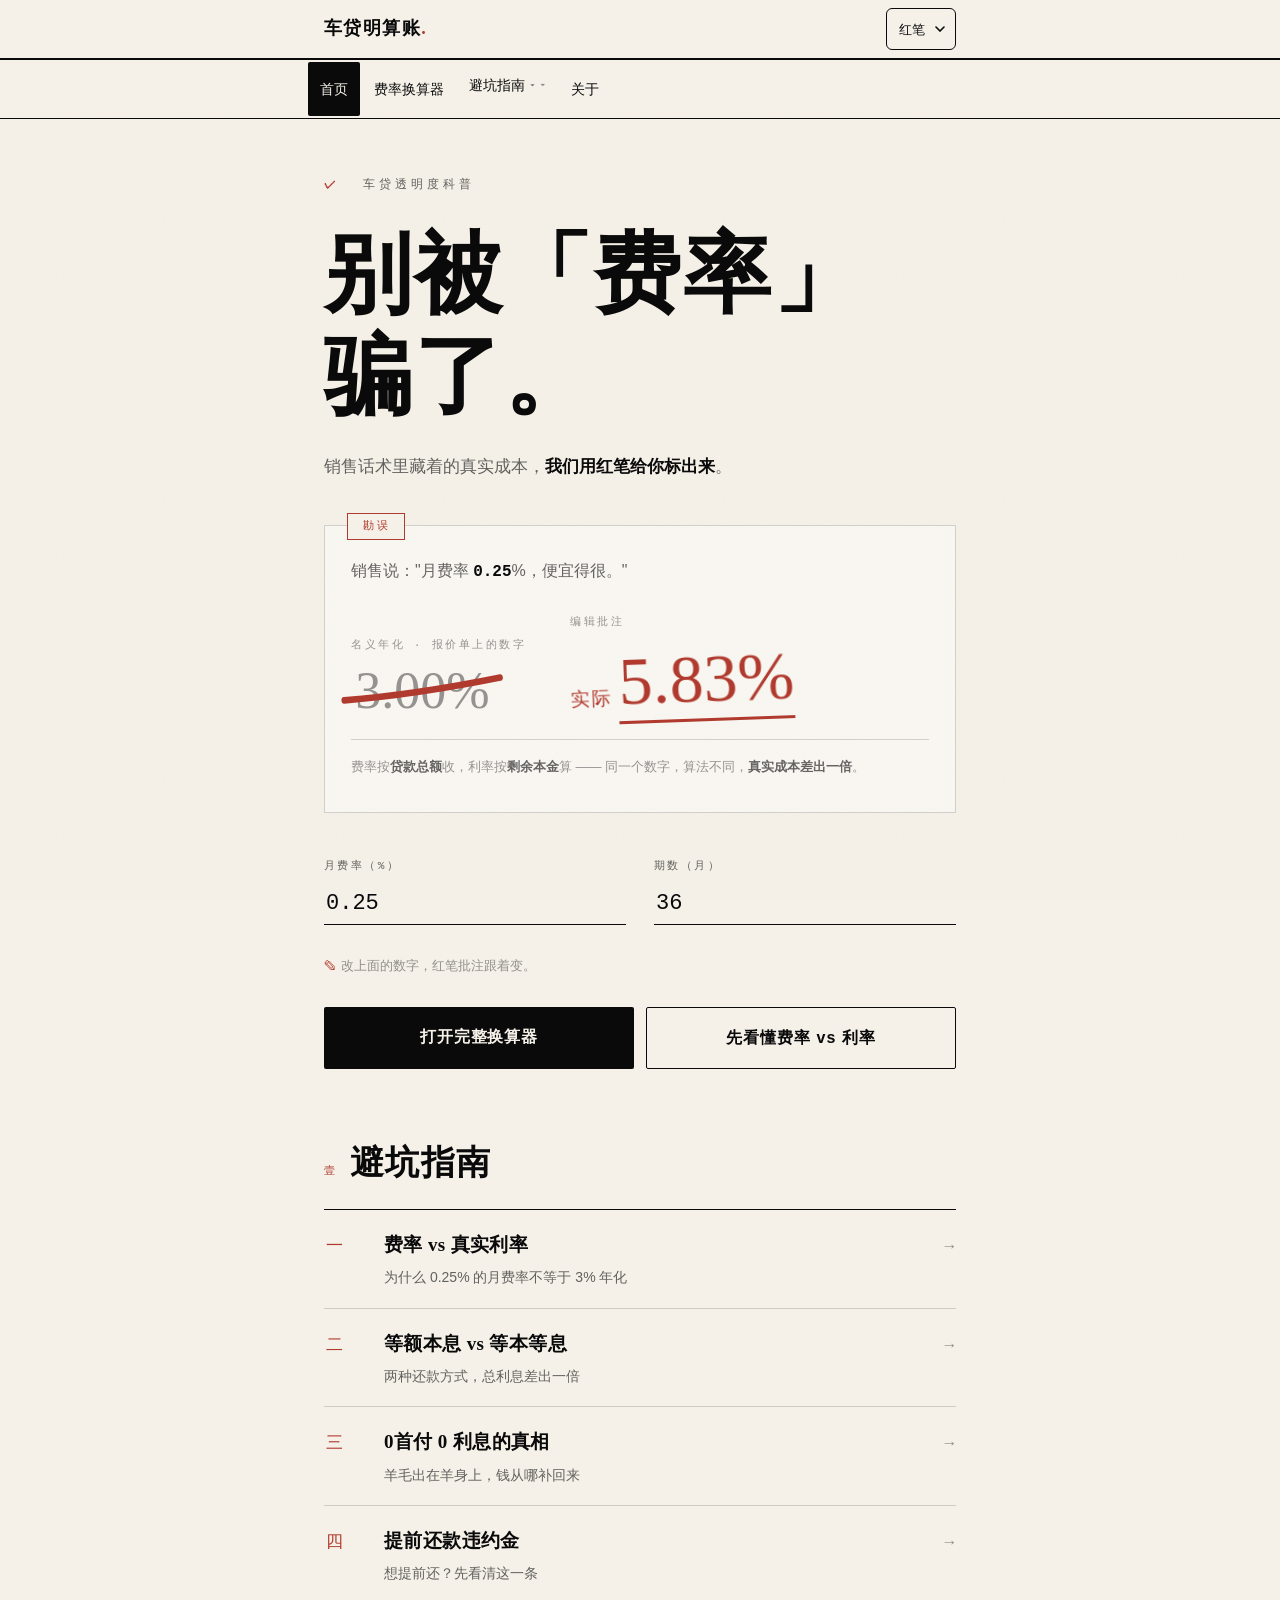
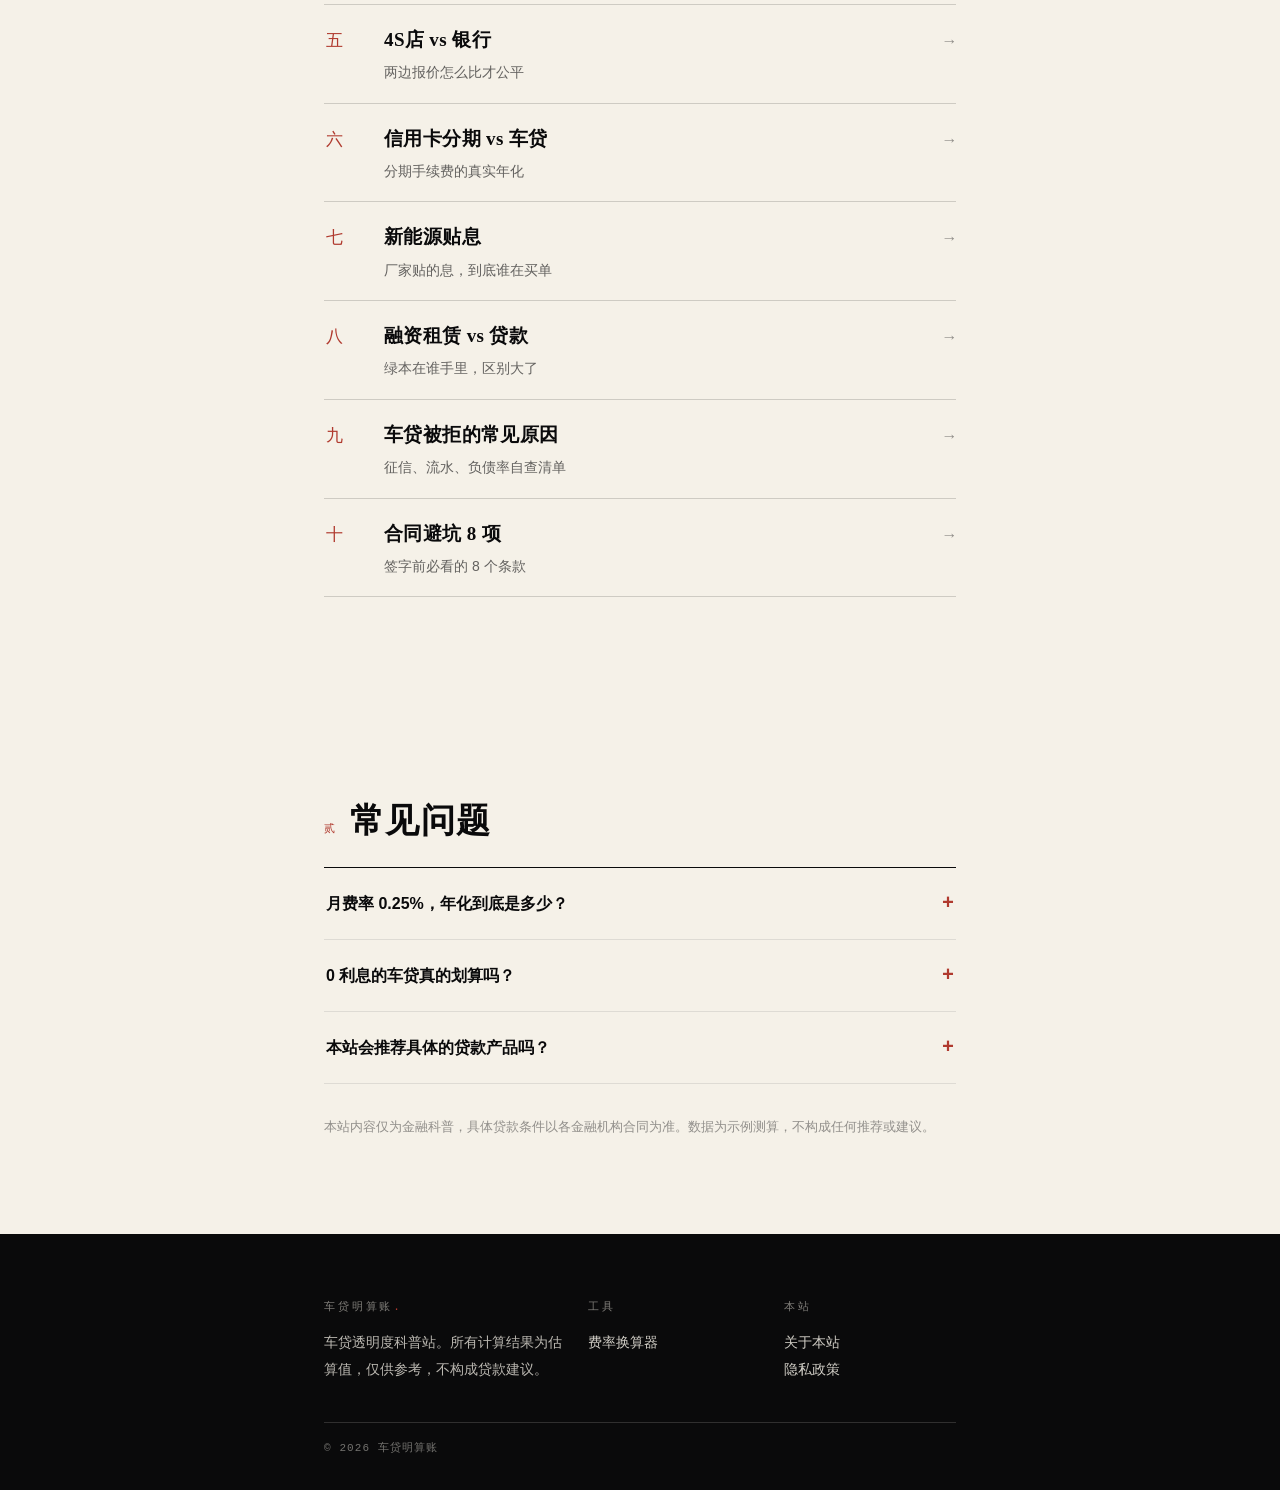
<file: index.html>
<!DOCTYPE html>
<html lang="zh-CN" class="t-b">
<head>
<meta charset="UTF-8">
<meta name="viewport" content="width=device-width, initial-scale=1.0">
<title>车贷明算账｜车贷费率真相、真实利率计算器</title>
<meta name="description" content="车贷明算账：把车贷的费率话术翻译成真实年化利率。费率IRR换算器、10篇避坑指南，帮你在签字前算清每一分钱。内容仅为科普，具体以贷款合同为准。">
<meta name="keywords" content="车贷费率,车贷真实利率,车贷计算器,费率换算年化,汽车贷款避坑">
<link rel="canonical" href="https://www.chedai-mingsuanzhang.com/index.html">
<meta property="og:type" content="website">
<meta property="og:site_name" content="车贷明算账">
<meta property="og:title" content="车贷明算账｜把费率翻译成真实利率">
<meta property="og:description" content="月费率0.25%听起来很低？真实年化是5.83%。我们用红笔给你标出来。">
<meta property="og:url" content="https://www.chedai-mingsuanzhang.com/index.html">
<link rel="stylesheet" href="themes.css">
<script>!function(){try{var t=localStorage.getItem('chedai-theme');if(t!=='a'&&t!=='c')t='b';var de=document.documentElement;
  de.className=(de.className.replace(/(^|\s)t-[abc](?=\s|$)/g,'')+' t-'+t).replace(/^\s+|\s+$/g,'');}catch(e){}}();</script>
<script type="application/ld+json">
{"@context":"https://schema.org","@type":"WebSite","name":"车贷明算账","url":"https://www.chedai-mingsuanzhang.com/",
"description":"车贷费率透明度科普站：费率IRR换算器与避坑指南。"}
</script>
<!-- 统计代码占位：GA4 或百度统计二选一，上线前填入 -->
<!-- AI 来源识别（GEO pilot KPI：ai_referral 事件，source=ai 引擎名） -->
<script>
(function(){
  var AI_HOSTS = {
    "chatgpt.com":"chatgpt","chat.openai.com":"chatgpt",
    "claude.ai":"claude","perplexity.ai":"perplexity",
    "doubao.com":"doubao","www.doubao.com":"doubao",
    "kimi.moonshot.cn":"kimi","chat.deepseek.com":"deepseek",
    "yiyan.baidu.com":"wenxin","tongyi.aliyun.com":"tongyi",
    "poe.com":"poe","grok.com":"grok","gemini.google.com":"gemini",
    "copilot.microsoft.com":"copilot","meta.ai":"meta_ai"
  };
  function track(name, params){
    try{
      if(typeof gtag === "function"){ gtag("event", name, params||{}); }
      else if(typeof _hmt !== "undefined"){ _hmt.push(["_trackEvent","ai",name,(params&&params.source)||""]); }
      else { (window.__trackq = window.__trackq || []).push([name, params]); }
    }catch(e){}
  }
  try{
    var r = document.referrer;
    if(r){
      var host = (r.split("/")[2]||"").toLowerCase();
      var src = AI_HOSTS[host] || AI_HOSTS[host.replace(/^www\./,"")];
      if(src){ track("ai_referral", {source: src, page: location.pathname}); }
    }
  }catch(e){}
  window.__trackEvent = track;
})();
</script>

</head>
<body>
<header class="site-header">
  <div class="meta-bar"><span>车贷透明度科普</span><span>IRR · 真实年化利率</span><span>2026</span></div>
  <div class="wrap head-row">
    <a class="logo" href="index.html">车贷明算账<span class="dot">.</span></a>
    <select class="theme-select" aria-label="切换风格">
      <option value="a">深蓝</option>
      <option value="b" selected>红笔</option>
      <option value="c">瑞士</option>
    </select>
  </div>
  <nav class="main-nav" aria-label="主导航"><div class="nav-strip wrap">
      <a href="index.html" class="active">首页</a>
      <a href="feilv-irr.html">费率换算器</a>
      <details class="nav-group">
      <summary><span>避坑指南</span><span class="caret">▾</span></summary>
      <div class="nav-drop">
        <a href="zhinan.html" class="drop-head">全部 10 篇 →</a>
        <a href="feilv-vs-lilv.html"><span class="n">01</span>费率 vs 真实利率</a>
        <a href="dengben-dengxi.html"><span class="n">02</span>等额本息 vs 等本等息</a>
        <a href="ling-shoufu.html"><span class="n">03</span>0首付0利息的真相</a>
        <a href="tiqian-huankuan.html"><span class="n">04</span>提前还款违约金</a>
        <a href="sidi-vs-yinhang.html"><span class="n">05</span>4S店 vs 银行</a>
        <a href="xinyongka-fenqi.html"><span class="n">06</span>信用卡分期 vs 车贷</a>
        <a href="tiexi.html"><span class="n">07</span>新能源贴息</a>
        <a href="rongzi-zulin.html"><span class="n">08</span>融资租赁 vs 贷款</a>
        <a href="beiju.html"><span class="n">09</span>车贷被拒原因</a>
        <a href="hetong.html"><span class="n">10</span>合同避坑8项</a>
      </div>
    </details>
      <a href="guanyu.html">关于</a>
    </div></nav>
  <script>document.addEventListener("change",function(e){var el=e.target;if(el&&el.classList&&el.classList.contains("theme-select")){setTheme(el.value);}});</script>
  <script>document.addEventListener("click",function(e){var ds=document.querySelectorAll("details.nav-group[open]");for(var i=0;i<ds.length;i++){if(!ds[i].contains(e.target)){ds[i].removeAttribute("open");}}});</script>
</header>
<script>
function curTheme(){var m=/(^|\s)t-([abc])(?=\s|$)/.exec(document.documentElement.className);return m?m[2]:'b';}
function setTheme(t){
  if(t!=='a'&&t!=='b'&&t!=='c')t='b';
  var de=document.documentElement;
  de.className=(de.className.replace(/(^|\s)t-[abc](?=\s|$)/g,'')+' t-'+t).replace(/^\s+|\s+$/g,'');
  
  try{localStorage.setItem('chedai-theme',t);}catch(e){}
  var sels=document.querySelectorAll('.theme-select');
  for(var i=0;i<sels.length;i++){sels[i].value=t;}
  if(typeof window.__trackEvent==='function'){try{window.__trackEvent('theme_switch',{theme:t});}catch(e){}}
  syncThemeExtras();
}
function syncThemeExtras(){
  var t=curTheme();
  var grid=document.getElementById('resultGrid'), bars=document.getElementById('r_bars');
  if(bars&&grid){
    if(t==='c'&&grid.style.display!=='none'){
      var nom=parseFloat(document.getElementById('r_nom').textContent)||0;
      var irr=parseFloat(document.getElementById('r_irr').textContent)||0;
      document.getElementById('r_barNom').style.width=Math.min(100,nom/10*100)+'%';
      document.getElementById('r_barIrr').style.width=Math.min(100,irr/10*100)+'%';
      document.getElementById('r_valNom').textContent=nom.toFixed(2)+'%';
      document.getElementById('r_valIrr').textContent=irr.toFixed(2)+'%';
      bars.style.display='block';
    }else{bars.style.display='none';}
  }
  if(t==='a'&&typeof heroIrr==='function'){try{heroIrr(true);}catch(e){}}
}
(function(){
  var t='b';
  try{var s=localStorage.getItem('chedai-theme');if(s==='a'||s==='b'||s==='c')t=s;}catch(e){}
  var de=document.documentElement;
  de.className=(de.className.replace(/(^|\s)t-[abc](?=\s|$)/g,'')+' t-'+t).replace(/^\s+|\s+$/g,'');
  
  var sels=document.querySelectorAll('.theme-select');
  for(var i=0;i<sels.length;i++){sels[i].value=t;}
  
  syncThemeExtras();
})();
</script>
<main>
<section class="hero theme-hero h-a">
    <p class="hero-kicker">车贷透明度科普</p>
    <h1 class="hero-title">别被「费率」<br>骗了。</h1>
    <p class="hero-sub">同一个数字，两种算法，真实成本差出一倍。<br>下面这组数字，就是证据。</p>

    <div class="duel">
      <div class="duel-item">
        <div class="lab">销售告诉你的 · 名义年化</div>
        <div class="num nominal" id="heroNom">3.00%</div>
      </div>
      <div class="duel-arrow">→</div>
      <div class="duel-item">
        <div class="lab">你实际承担的 · 真实年化 IRR</div>
        <div class="num real" id="heroIrr">3.00%</div>
      </div>
    </div>

    <div class="inputs">
      <div class="field">
        <label for="h-feilv">月费率（%）</label>
        <input id="h-feilv" type="number" value="0.25" step="0.01" min="0" oninput="heroIrr(false)">
      </div>
      <div class="field">
        <label for="h-months">期数（月）</label>
        <input id="h-months" type="number" value="36" step="1" min="1" max="120" oninput="heroIrr(false)">
      </div>
    </div>
    <p class="tip">改上面的数字，亲眼看真实年化怎么变。</p>

    <div class="hero-cta">
      <a class="btn primary" href="feilv-irr.html">打开完整换算器</a>
      <a class="btn ghost" href="feilv-vs-lilv.html">先看懂费率 vs 利率</a>
    </div>
  </section>
<section class="hero theme-hero h-b">
<div class="wrap">
<p class="hero-kicker"><span class="tick">✓</span>&nbsp; 车贷透明度科普</p>
    <h1 class="hero-title">别被「费率」<br>骗了。</h1>
    <p class="hero-sub">销售话术里藏着的真实成本，<b>我们用红笔给你标出来</b>。</p>

    <div class="proof">
      <div class="proof-tag">勘误</div>
      <p class="quote">销售说："月费率 <b id="q-rate">0.25</b>%，便宜得很。"</p>
      <div class="numbers">
        <div class="nom-row">
          <div class="cap">名义年化 · 报价单上的数字</div>
          <div class="nominal"><span id="q-nom">3.00</span>%<svg class="strike" viewBox="0 0 220 48" preserveAspectRatio="none" aria-hidden="true"><path pathLength="100" d="M8,34 C70,30 150,20 212,10"/></svg></div>
        </div>
        <div class="ann-row">
          <div class="cap">编辑批注</div>
          <div class="annotation"><span class="ann-k">实际&nbsp;</span><span class="ann-v"><span id="q-irr">5.83</span>%</span></div>
        </div>
      </div>
      <p class="proof-foot">费率按<b>贷款总额</b>收，利率按<b>剩余本金</b>算 —— 同一个数字，算法不同，<b>真实成本差出一倍</b>。</p>
    </div>

    <div class="hero-form">
      <div class="field">
        <label for="in-rate">月费率（%）</label>
        <input id="in-rate" type="number" value="0.25" step="0.01" min="0" inputmode="decimal">
      </div>
      <div class="field">
        <label for="in-n">期数（月）</label>
        <input id="in-n" type="number" value="36" step="1" min="1" max="120" inputmode="numeric">
      </div>
    </div>
    <p class="hero-tip"><span class="pen">✎</span> 改上面的数字，红笔批注跟着变。</p>

    <div class="hero-cta">
      <a class="btn" href="feilv-irr.html">打开完整换算器</a>
      <a class="btn ghost" href="feilv-vs-lilv.html">先看懂费率 vs 利率</a>
    </div>
  
</div>
</section>
<section class="hero theme-hero h-c">
  <p class="kicker"><span class="sq blue"></span>车贷透明度科普</p>
  <h1>别被“费率”<br>骗了。</h1>
  <p class="lede">销售说<strong>月费率 0.25%</strong>。<br>按“费率”口径，年化只有 3.00% ——<br>但按你实际占用的钱算，是 <span class="hl">5.83%</span>。</p>
  <section class="bars" aria-label="名义年化与真实年化对比">
    <div class="bar-row">
      <div class="bar-head"><span class="sq"></span>名义年化 · 费率 × 12</div>
      <div class="bar-track">
        <div class="bar grey" id="barNom" style="width:30%"></div>
        <span class="bar-val" id="valNom">3.00%</span>
      </div>
    </div>
    <div class="bar-row">
      <div class="bar-head"><span class="sq blue"></span>真实年化 · IRR</div>
      <div class="bar-track">
        <div class="bar blue" id="barIrr" style="width:58.3%"></div>
        <span class="bar-val blue" id="valIrr">5.83%</span>
      </div>
    </div>
    <div class="axis"><span>0%</span><span>5%</span><span>10%</span></div>
    <p class="readout" id="readout">10 万元 · 36 期 · 月供 ¥3,028 · 总利息 ¥9,000</p>
  </section>
  <section class="inputs">
    <p class="in-kicker"><span class="sq blue"></span>输入你的方案 · 实时换算</p>
    <div class="in-row">
      <div class="in-field">
        <div class="flabel">月费率</div>
        <div class="in-line"><input id="inRate" type="number" value="0.25" min="0" step="0.01" inputmode="decimal" oninput="updateC()"><span class="unit">%</span></div>
      </div>
      <div class="in-field">
        <div class="flabel">期数</div>
        <div class="in-line"><input id="inN" type="number" value="36" min="1" max="120" step="1" inputmode="numeric" oninput="updateC()"><span class="unit">月</span></div>
      </div>
    </div>
  </section>
  <nav class="ctas">
    <a class="cta primary" href="feilv-irr.html">打开完整换算器</a>
    <a class="cta secondary" href="feilv-vs-lilv.html">先看懂费率 vs 利率</a>
  </nav>
  <p class="fine">举例：10 万元 · 36 期 · 等本等息。条形长度按 0–10% 固定刻度，比例严格对应数值。测算为示例，仅供科普，不构成任何建议，具体以贷款合同为准。</p>
</section>
<div class="wrap">


  <section class="section">
    <h2><span class="sec-no">壹</span>避坑指南</h2>
    <div class="ledger">
      <a class="ledger-row" href="feilv-vs-lilv.html"><span class="ledger-no">一</span><div><h3>费率 vs 真实利率</h3><p>为什么 0.25% 的月费率不等于 3% 年化</p></div><span class="ledger-go">→</span></a>
      <a class="ledger-row" href="dengben-dengxi.html"><span class="ledger-no">二</span><div><h3>等额本息 vs 等本等息</h3><p>两种还款方式，总利息差出一倍</p></div><span class="ledger-go">→</span></a>
      <a class="ledger-row" href="ling-shoufu.html"><span class="ledger-no">三</span><div><h3>0首付 0 利息的真相</h3><p>羊毛出在羊身上，钱从哪补回来</p></div><span class="ledger-go">→</span></a>
      <a class="ledger-row" href="tiqian-huankuan.html"><span class="ledger-no">四</span><div><h3>提前还款违约金</h3><p>想提前还？先看清这一条</p></div><span class="ledger-go">→</span></a>
      <a class="ledger-row" href="sidi-vs-yinhang.html"><span class="ledger-no">五</span><div><h3>4S店 vs 银行</h3><p>两边报价怎么比才公平</p></div><span class="ledger-go">→</span></a>
      <a class="ledger-row" href="xinyongka-fenqi.html"><span class="ledger-no">六</span><div><h3>信用卡分期 vs 车贷</h3><p>分期手续费的真实年化</p></div><span class="ledger-go">→</span></a>
      <a class="ledger-row" href="tiexi.html"><span class="ledger-no">七</span><div><h3>新能源贴息</h3><p>厂家贴的息，到底谁在买单</p></div><span class="ledger-go">→</span></a>
      <a class="ledger-row" href="rongzi-zulin.html"><span class="ledger-no">八</span><div><h3>融资租赁 vs 贷款</h3><p>绿本在谁手里，区别大了</p></div><span class="ledger-go">→</span></a>
      <a class="ledger-row" href="beiju.html"><span class="ledger-no">九</span><div><h3>车贷被拒的常见原因</h3><p>征信、流水、负债率自查清单</p></div><span class="ledger-go">→</span></a>
      <a class="ledger-row" href="hetong.html"><span class="ledger-no">十</span><div><h3>合同避坑 8 项</h3><p>签字前必看的 8 个条款</p></div><span class="ledger-go">→</span></a>
    </div>
  </section>

  <div class="adslot">
    <ins class="adsbygoogle" style="display:block" data-ad-client="ca-pub-0000000000000000" data-ad-slot="0000000000" data-ad-format="auto" data-full-width-responsive="true"></ins>
  </div>

  <section class="section">
    <h2><span class="sec-no">贰</span>常见问题</h2>
    <div class="faq">
      <details><summary>月费率 0.25%，年化到底是多少？</summary><p>名义上 0.25% × 12 = 3%。但费率按贷款总额固定收取、本金逐月减少，真实年化（IRR）约为 5.8%（36 期为例）。用本站换算器输入你的期数可得精确值。</p></details>
      <details><summary>0 利息的车贷真的划算吗？</summary><p>要看代价：很多 0 息方案捆绑了高额手续费，或车价本身没有优惠。"0 利息 + 5000 手续费"可能比"正常利率 + 0 手续费"更贵。把手续费折进总成本再比。</p></details>
      <details><summary>本站会推荐具体的贷款产品吗？</summary><p>不会。本站只做科普和计算工具，不推荐任何具体金融机构或产品，不构成投资、信贷建议。具体方案以各机构合同为准。</p></details>
    </div>
  </section>

  <p class="hint" style="margin-top:32px">本站内容仅为金融科普，具体贷款条件以各金融机构合同为准。数据为示例测算，不构成任何推荐或建议。</p>

</div>
</main>
<footer class="site-footer">
  <div class="wrap">
    <div class="cols">
      <div><h4>车贷明算账<span class="dot">.</span></h4><p>车贷透明度科普站。所有计算结果为估算值，仅供参考，不构成贷款建议。</p></div>
      <div><h4>工具</h4><ul><li><a href="feilv-irr.html">费率换算器</a></li></ul></div>
      <div><h4>本站</h4><ul><li><a href="guanyu.html">关于本站</a></li><li><a href="yinsi.html">隐私政策</a></li></ul></div>
    </div>
    <div class="copyright"><span>© 2026 车贷明算账</span><span><!-- 备案号占位 --></span></div>
  </div>
</footer>
<script>
function calcIRR(rPct, n){
  var r = rPct / 100;
  var pmt = 1 / n + r, lo = 1e-7, hi = 0.2, mid, pv;
  for(var k = 0; k < 80; k++){
    mid = (lo + hi) / 2;
    pv = pmt * (1 - Math.pow(1 + mid, -n)) / mid;
    if(pv > 1) lo = mid; else hi = mid;
  }
  return (Math.pow(1 + (lo + hi) / 2, 12) - 1) * 100;
}
function update(){
  var rEl = document.getElementById('in-rate'),
      nEl = document.getElementById('in-n');
  var r = parseFloat(rEl.value), n = parseInt(nEl.value, 10);
  if(!(r >= 0) || !(n > 0)) return;
  document.getElementById('q-rate').textContent = ('' + rEl.value).trim() || '0';
  document.getElementById('q-nom').textContent = (r * 12).toFixed(2);
  document.getElementById('q-irr').textContent = calcIRR(r, n).toFixed(2);
}
document.getElementById('in-rate').addEventListener('input', update);
document.getElementById('in-n').addEventListener('input', update);
update();
</script>
<script>

var heroToken = 0;
function countUp(tk, from, to, dur){
  var t0 = null;
  function f(t){
    if(tk !== heroToken) return;
    if(!t0) t0 = t;
    var p = Math.min(1, (t - t0) / dur);
    var e = 1 - Math.pow(1 - p, 3);
    document.getElementById('heroIrr').textContent = (from + (to - from) * e).toFixed(2) + '%';
    if(p < 1) requestAnimationFrame(f);
  }
  requestAnimationFrame(f);
}
function heroIrr(animate){
  var r = (parseFloat(document.getElementById('h-feilv').value) || 0) / 100;
  var n = parseInt(document.getElementById('h-months').value) || 36;
  if(n <= 0) return;
  var pmt = 1 / n + r, lo = 1e-7, hi = 0.2, mid, pv;
  for(var k = 0; k < 80; k++){
    mid = (lo + hi) / 2;
    pv = pmt * (1 - Math.pow(1 + mid, -n)) / mid;
    if(pv > 1) lo = mid; else hi = mid;
  }
  var irr = (Math.pow(1 + (lo + hi) / 2, 12) - 1) * 100;
  var nom = r * 12 * 100;
  document.getElementById('heroNom').textContent = nom.toFixed(2) + '%';
  if(animate){
    var tk = ++heroToken;
    countUp(tk, nom, irr, 1400);
  } else {
    heroToken++;
    document.getElementById('heroIrr').textContent = irr.toFixed(2) + '%';
  }
}
window.addEventListener('load', function(){ heroIrr(true); });


function calcIRRc(r, n){
  var pmt = 1/n + r, lo = 1e-7, hi = 0.2, mid, pv;
  for(var k = 0; k < 80; k++){
    mid = (lo + hi) / 2;
    pv = pmt * (1 - Math.pow(1 + mid, -n)) / mid;
    if(pv > 1) lo = mid; else hi = mid;
  }
  return (Math.pow(1 + (lo + hi) / 2, 12) - 1) * 100;
}
function fmtC(n){ return "¥"+(n).toLocaleString("zh-CN",{minimumFractionDigits:2,maximumFractionDigits:2}); }
function updateC(){
  var r = (parseFloat(document.getElementById('inRate').value) || 0) / 100;
  var n = parseInt(document.getElementById('inN').value, 10) || 0;
  if(n <= 0) return;
  var nom = r * 12 * 100;
  var irr = calcIRRc(r, n);
  document.getElementById('valNom').textContent = nom.toFixed(2) + '%';
  document.getElementById('valIrr').textContent = irr.toFixed(2) + '%';
  document.getElementById('barNom').style.width = Math.min(100, nom / 10 * 100) + '%';
  document.getElementById('barIrr').style.width = Math.min(100, irr / 10 * 100) + '%';
  var pmt = 100000 / n + 100000 * r;
  document.getElementById('readout').textContent =
    '10 万元 · ' + n + ' 期 · 月供 ' + fmtC(pmt) + ' · 总利息 ' + fmtC(100000 * r * n);
}
updateC();

</script>
</body>
</html>
</file>
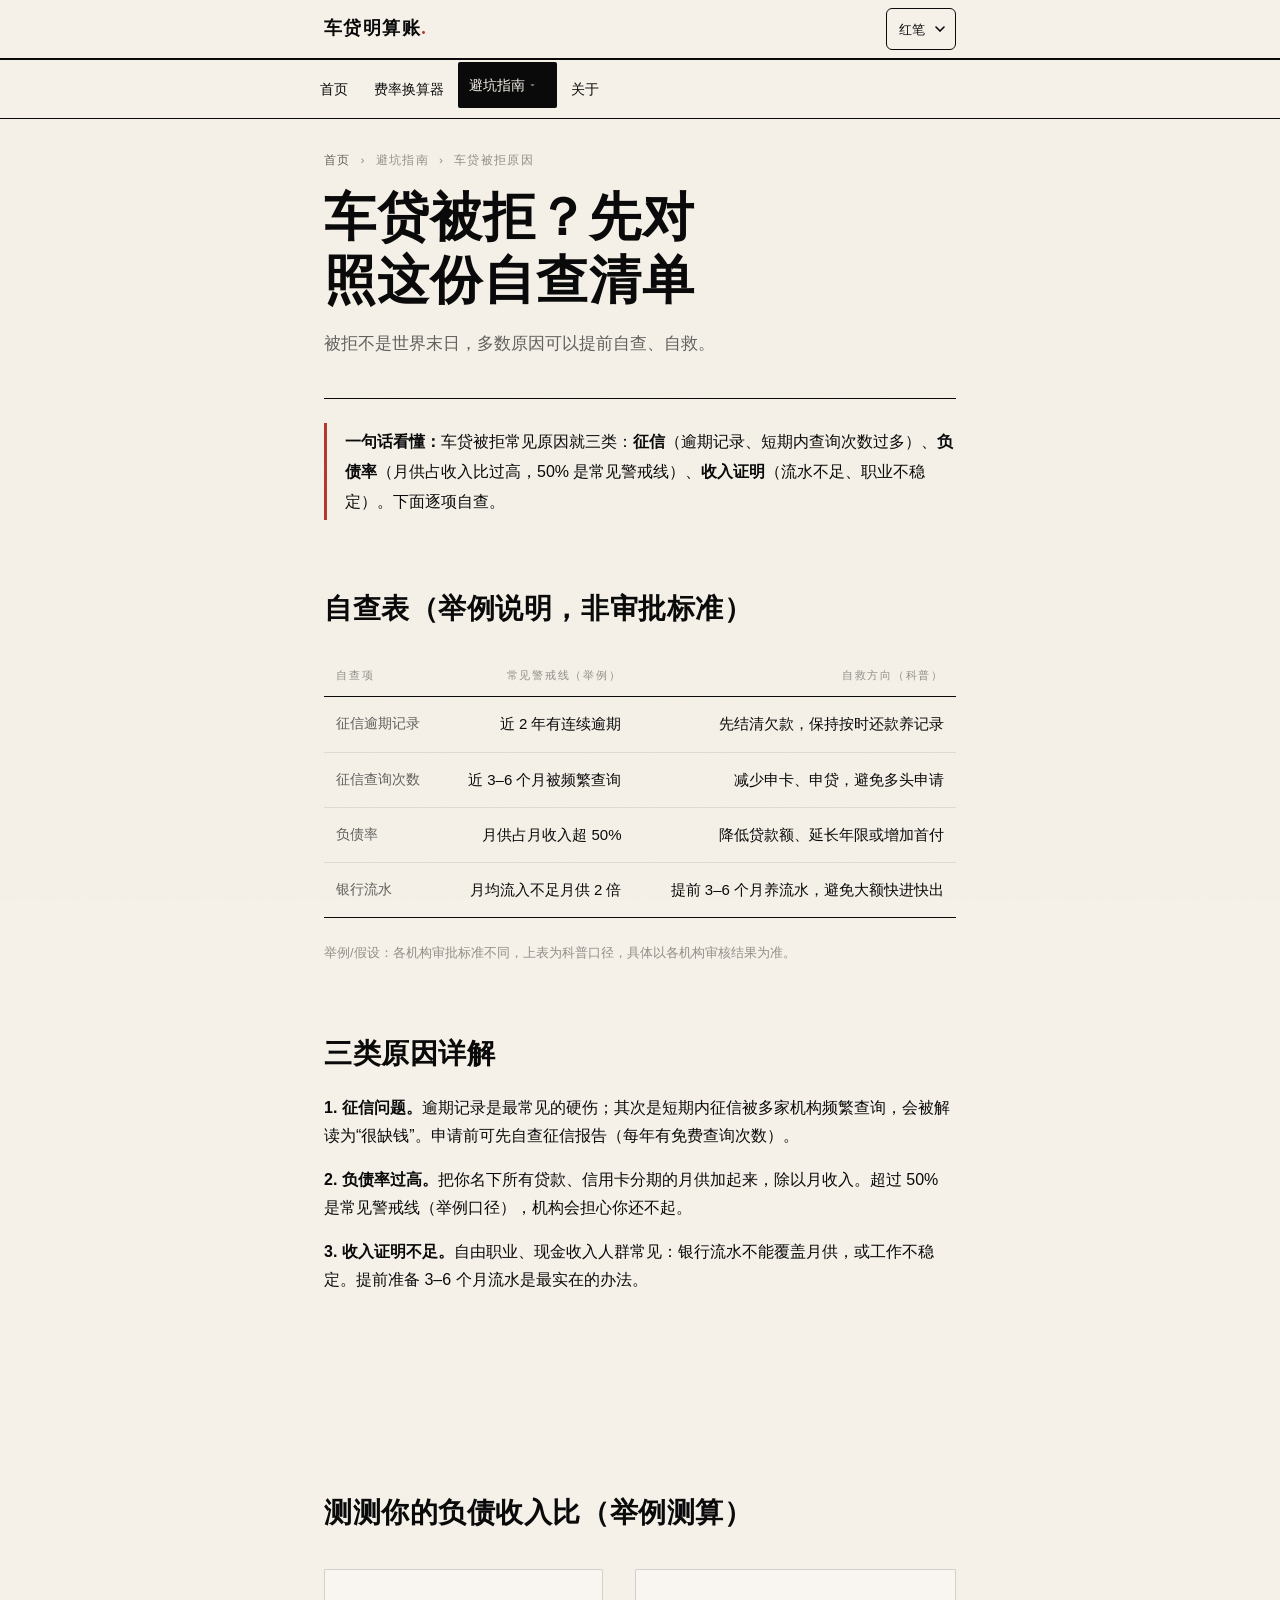
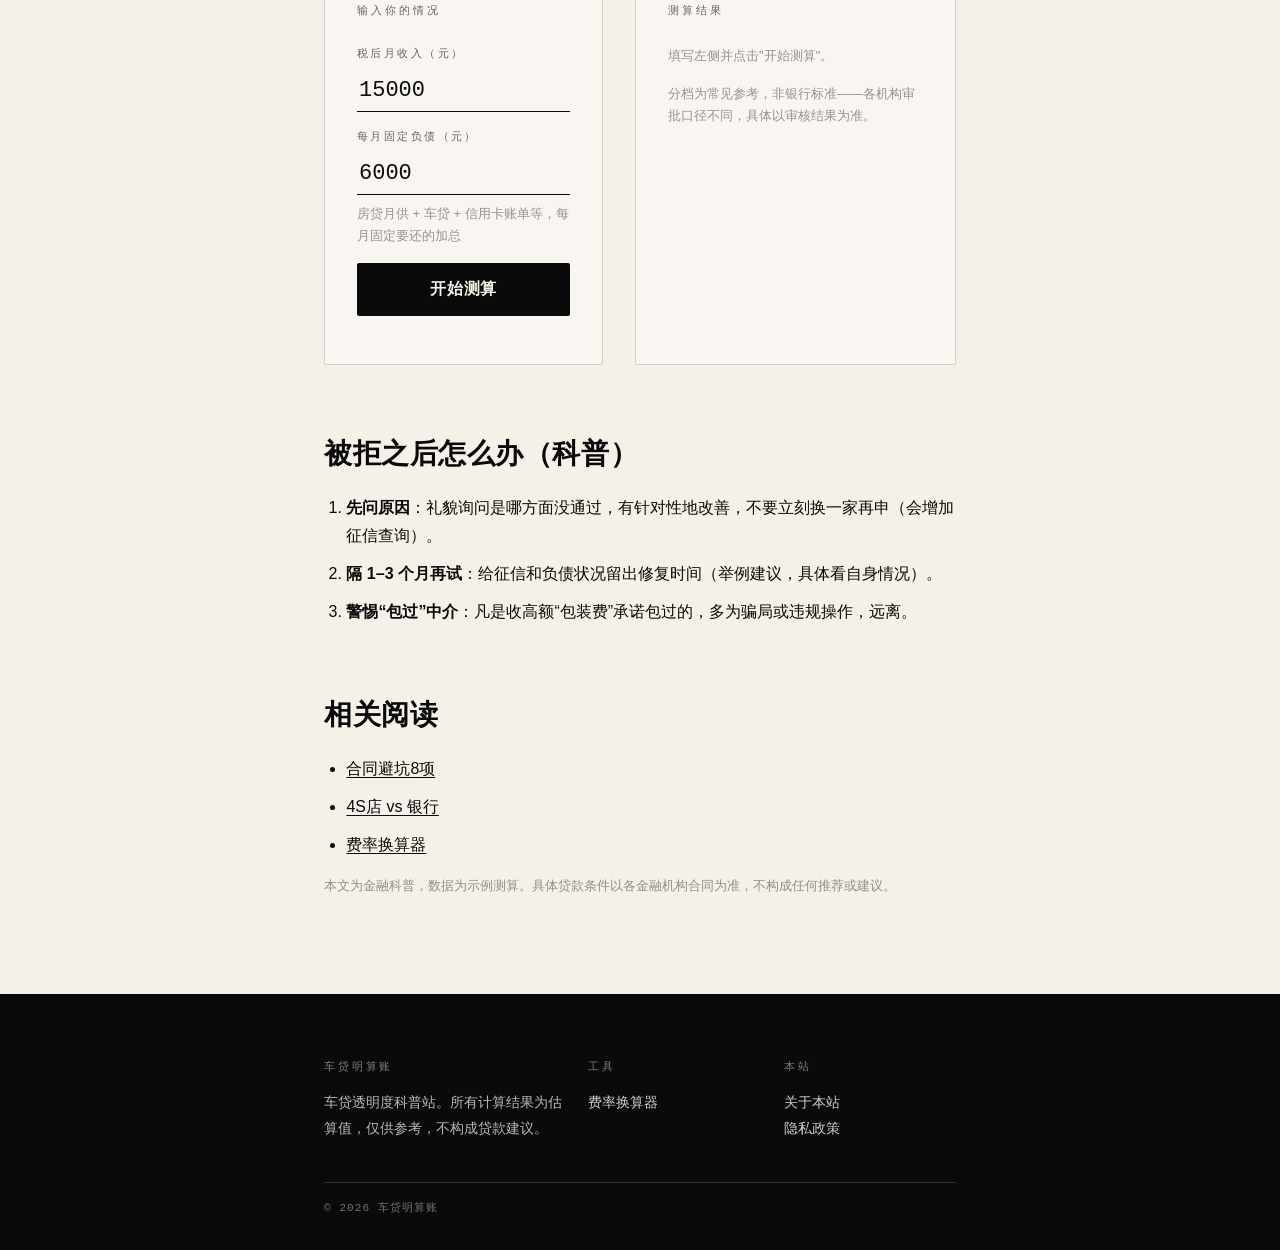
<file: beiju.html>
<!DOCTYPE html>
<html lang="zh-CN" class="t-b">
<head>
<meta charset="UTF-8">
<meta name="viewport" content="width=device-width, initial-scale=1.0">
<title>车贷被拒的常见原因｜征信负债流水自查清单_车贷明算账</title>
<meta name="description" content="车贷为什么被拒？常见原因：征信逾期记录、征信查询过多、负债率过高、收入证明不足。附自查清单，科普不构成建议。">
<meta name="keywords" content="车贷被拒原因,车贷审批不通过,征信影响车贷">
<link rel="canonical" href="https://www.chedai-mingsuanzhang.com/beiju.html">
<meta property="og:type" content="article">
<meta property="og:site_name" content="车贷明算账">
<meta property="og:title" content="车贷被拒原因">
<meta property="og:description" content="征信、流水、负债率自查清单。">
<meta property="og:url" content="https://www.chedai-mingsuanzhang.com/beiju.html">
<link rel="stylesheet" href="themes.css">
<script>!function(){try{var t=localStorage.getItem('chedai-theme');if(t!=='a'&&t!=='c')t='b';var de=document.documentElement;
  de.className=(de.className.replace(/(^|\s)t-[abc](?=\s|$)/g,'')+' t-'+t).replace(/^\s+|\s+$/g,'');}catch(e){}}();</script>
<script type="application/ld+json">
{"@context": "https://schema.org", "@type": "FAQPage", "mainEntity": [{"@type": "Question", "name": "征信有一次逾期还能办车贷吗？", "acceptedAnswer": {"@type": "Answer", "text": "要看逾期严重程度和时间。偶发、金额小、已结清且时间较久的，影响相对小；连续逾期或“连三累六”类记录影响大。各机构标准不同，具体以审核结果为准。"}}, {"@type": "Question", "name": "负债率怎么算？", "acceptedAnswer": {"@type": "Answer", "text": "把名下所有贷款月供、信用卡分期月供加总，除以税后月收入。超过50%是常见警戒线（举例口径）。降低贷款额、提高首付或延长年限都能降低负债率。"}}]}
</script>
<!-- 统计代码占位：GA4 或百度统计二选一，上线前填入 -->
<!-- AI 来源识别（GEO pilot KPI：ai_referral 事件，source=ai 引擎名） -->
<script>
(function(){
  var AI_HOSTS = {
    "chatgpt.com":"chatgpt","chat.openai.com":"chatgpt",
    "claude.ai":"claude","perplexity.ai":"perplexity",
    "doubao.com":"doubao","www.doubao.com":"doubao",
    "kimi.moonshot.cn":"kimi","chat.deepseek.com":"deepseek",
    "yiyan.baidu.com":"wenxin","tongyi.aliyun.com":"tongyi",
    "poe.com":"poe","grok.com":"grok","gemini.google.com":"gemini",
    "copilot.microsoft.com":"copilot","meta.ai":"meta_ai"
  };
  function track(name, params){
    try{
      if(typeof gtag === "function"){ gtag("event", name, params||{}); }
      else if(typeof _hmt !== "undefined"){ _hmt.push(["_trackEvent","ai",name,(params&&params.source)||""]); }
      else { (window.__trackq = window.__trackq || []).push([name, params]); }
    }catch(e){}
  }
  try{
    var r = document.referrer;
    if(r){
      var host = (r.split("/")[2]||"").toLowerCase();
      var src = AI_HOSTS[host] || AI_HOSTS[host.replace(/^www\./,"")];
      if(src){ track("ai_referral", {source: src, page: location.pathname}); }
    }
  }catch(e){}
  window.__trackEvent = track;
})();
</script>

</head>
<body>
<header class="site-header">
  <div class="meta-bar"><span>车贷透明度科普</span><span>IRR · 真实年化利率</span><span>2026</span></div>
  <div class="wrap head-row">
    <a class="logo" href="index.html">车贷明算账<span class="dot">.</span></a>
    <select class="theme-select" aria-label="切换风格">
      <option value="a">深蓝</option>
      <option value="b" selected>红笔</option>
      <option value="c">瑞士</option>
    </select>
  </div>
  <nav class="main-nav" aria-label="主导航"><div class="nav-strip wrap">
      <a href="index.html">首页</a>
      <a href="feilv-irr.html">费率换算器</a>
      <details class="nav-group active">
      <summary><span>避坑指南</span><span class="caret">▾</span></summary>
      <div class="nav-drop">
        <a href="zhinan.html" class="drop-head">全部 10 篇 →</a>
        <a href="feilv-vs-lilv.html"><span class="n">01</span>费率 vs 真实利率</a>
        <a href="dengben-dengxi.html"><span class="n">02</span>等额本息 vs 等本等息</a>
        <a href="ling-shoufu.html"><span class="n">03</span>0首付0利息的真相</a>
        <a href="tiqian-huankuan.html"><span class="n">04</span>提前还款违约金</a>
        <a href="sidi-vs-yinhang.html"><span class="n">05</span>4S店 vs 银行</a>
        <a href="xinyongka-fenqi.html"><span class="n">06</span>信用卡分期 vs 车贷</a>
        <a href="tiexi.html"><span class="n">07</span>新能源贴息</a>
        <a href="rongzi-zulin.html"><span class="n">08</span>融资租赁 vs 贷款</a>
        <a href="beiju.html"><span class="n">09</span>车贷被拒原因</a>
        <a href="hetong.html"><span class="n">10</span>合同避坑8项</a>
      </div>
    </details>
      <a href="guanyu.html">关于</a>
    </div></nav>
  <script>document.addEventListener("change",function(e){var el=e.target;if(el&&el.classList&&el.classList.contains("theme-select")){setTheme(el.value);}});</script>
  <script>document.addEventListener("click",function(e){var ds=document.querySelectorAll("details.nav-group[open]");for(var i=0;i<ds.length;i++){if(!ds[i].contains(e.target)){ds[i].removeAttribute("open");}}});</script>
</header>
<script>
function curTheme(){var m=/(^|\s)t-([abc])(?=\s|$)/.exec(document.documentElement.className);return m?m[2]:'b';}
function setTheme(t){
  if(t!=='a'&&t!=='b'&&t!=='c')t='b';
  var de=document.documentElement;
  de.className=(de.className.replace(/(^|\s)t-[abc](?=\s|$)/g,'')+' t-'+t).replace(/^\s+|\s+$/g,'');
  
  try{localStorage.setItem('chedai-theme',t);}catch(e){}
  var sels=document.querySelectorAll('.theme-select');
  for(var i=0;i<sels.length;i++){sels[i].value=t;}
  if(typeof window.__trackEvent==='function'){try{window.__trackEvent('theme_switch',{theme:t});}catch(e){}}
  syncThemeExtras();
}
function syncThemeExtras(){
  var t=curTheme();
  var grid=document.getElementById('resultGrid'), bars=document.getElementById('r_bars');
  if(bars&&grid){
    if(t==='c'&&grid.style.display!=='none'){
      var nom=parseFloat(document.getElementById('r_nom').textContent)||0;
      var irr=parseFloat(document.getElementById('r_irr').textContent)||0;
      document.getElementById('r_barNom').style.width=Math.min(100,nom/10*100)+'%';
      document.getElementById('r_barIrr').style.width=Math.min(100,irr/10*100)+'%';
      document.getElementById('r_valNom').textContent=nom.toFixed(2)+'%';
      document.getElementById('r_valIrr').textContent=irr.toFixed(2)+'%';
      bars.style.display='block';
    }else{bars.style.display='none';}
  }
  if(t==='a'&&typeof heroIrr==='function'){try{heroIrr(true);}catch(e){}}
}
(function(){
  var t='b';
  try{var s=localStorage.getItem('chedai-theme');if(s==='a'||s==='b'||s==='c')t=s;}catch(e){}
  var de=document.documentElement;
  de.className=(de.className.replace(/(^|\s)t-[abc](?=\s|$)/g,'')+' t-'+t).replace(/^\s+|\s+$/g,'');
  
  var sels=document.querySelectorAll('.theme-select');
  for(var i=0;i<sels.length;i++){sels[i].value=t;}
  
  syncThemeExtras();
})();
</script>
<main class="article">
<div class="wrap">
  <div class="article-head">
  <div class="crumb"><a href="index.html">首页</a> › 避坑指南 › 车贷被拒原因</div>
  <h1 class="page-title">车贷被拒？先对照这份自查清单</h1>
  <p class="page-sub">被拒不是世界末日，多数原因可以提前自查、自救。</p>
</div>
  <p class="tldr"><strong>一句话看懂：</strong>车贷被拒常见原因就三类：<strong>征信</strong>（逾期记录、短期内查询次数过多）、<strong>负债率</strong>（月供占收入比过高，50% 是常见警戒线）、<strong>收入证明</strong>（流水不足、职业不稳定）。下面逐项自查。</p>

  <div class="section">
    <h2>自查表（举例说明，非审批标准）</h2>
    <table class="cmp-table">
      <tr><th>自查项</th><th>常见警戒线（举例）</th><th>自救方向（科普）</th></tr>
      <tr><td>征信逾期记录</td><td>近 2 年有连续逾期</td><td>先结清欠款，保持按时还款养记录</td></tr>
      <tr><td>征信查询次数</td><td>近 3–6 个月被频繁查询</td><td>减少申卡、申贷，避免多头申请</td></tr>
      <tr><td>负债率</td><td>月供占月收入超 50%</td><td>降低贷款额、延长年限或增加首付</td></tr>
      <tr><td>银行流水</td><td>月均流入不足月供 2 倍</td><td>提前 3–6 个月养流水，避免大额快进快出</td></tr>
    </table>
    <p class="hint">举例/假设：各机构审批标准不同，上表为科普口径，具体以各机构审核结果为准。</p>
  </div>

  <div class="section">
    <h2>三类原因详解</h2>
    <p><strong>1. 征信问题。</strong>逾期记录是最常见的硬伤；其次是短期内征信被多家机构频繁查询，会被解读为“很缺钱”。申请前可先自查征信报告（每年有免费查询次数）。</p>
    <p><strong>2. 负债率过高。</strong>把你名下所有贷款、信用卡分期的月供加起来，除以月收入。超过 50% 是常见警戒线（举例口径），机构会担心你还不起。</p>
    <p><strong>3. 收入证明不足。</strong>自由职业、现金收入人群常见：银行流水不能覆盖月供，或工作不稳定。提前准备 3–6 个月流水是最实在的办法。</p>
  </div>

  <div class="adslot">
    <ins class="adsbygoogle" style="display:block" data-ad-client="ca-pub-0000000000000000" data-ad-slot="0000000000" data-ad-format="auto" data-full-width-responsive="true"></ins>
  </div>

  <div class="section">
    <h2>测测你的负债收入比（举例测算）</h2>
    <div class="calc-layout">
      <div class="panel">
        <h3>输入你的情况</h3>
        <div class="field">
          <label>税后月收入（元）</label>
          <input type="number" id="bj-inc" value="15000" min="1" step="100">
        </div>
        <div class="field">
          <label>每月固定负债（元）</label>
          <input type="number" id="bj-debt" value="6000" min="0" step="100">
          <div class="hint">房贷月供 + 车贷 + 信用卡账单等，每月固定要还的加总</div>
        </div>
        <div class="field">
          <button class="calc-go" onclick="bjCalc()">开始测算</button>
        </div>
      </div>
      <div class="panel">
        <h3>测算结果</h3>
        <div class="result-grid" id="bj-grid" style="display:none">
          <div class="stat hl"><div class="k">负债收入比（举例）</div><div class="v" id="bj-r-ratio">—</div></div>
        </div>
        <div class="verdict" id="bj-note" style="display:none"></div>
        <p class="hint" id="bj-empty">填写左侧并点击"开始测算"。</p>
        <p class="hint">分档为常见参考，非银行标准——各机构审批口径不同，具体以审核结果为准。</p>
      </div>
    </div>
  </div>
<script>
function bjCalc(){
  var inc=parseFloat(document.getElementById("bj-inc").value)||0;
  var debt=parseFloat(document.getElementById("bj-debt").value)||0;
  if(inc<=0){alert("请填写有效的税后月收入");return;}
  var r=debt/inc*100;
  document.getElementById("bj-r-ratio").textContent=r.toFixed(1)+"%";
  var tier=r<40?"健康":(r<55?"偏高":"危险");
  var note=document.getElementById("bj-note");
  note.style.display="block";
  note.textContent="你的负债收入比约"+r.toFixed(1)+"%（举例测算），落在「"+tier+"」区间（<40%健康 / 40%–55%偏高 / ≥55%危险，常见参考，非银行标准）。";
  document.getElementById("bj-grid").style.display="grid";
  document.getElementById("bj-empty").style.display="none";
}
</script>

  <div class="section">
    <h2>被拒之后怎么办（科普）</h2>
    <ol>
      <li><strong>先问原因</strong>：礼貌询问是哪方面没通过，有针对性地改善，不要立刻换一家再申（会增加征信查询）。</li>
      <li><strong>隔 1–3 个月再试</strong>：给征信和负债状况留出修复时间（举例建议，具体看自身情况）。</li>
      <li><strong>警惕“包过”中介</strong>：凡是收高额“包装费”承诺包过的，多为骗局或违规操作，远离。</li>
    </ol>
  </div>

  <div class="section">
    <h2>相关阅读</h2>
    <ul>
      <li><a href="hetong.html">合同避坑8项</a></li>
      <li><a href="sidi-vs-yinhang.html">4S店 vs 银行</a></li>
      <li><a href="feilv-irr.html">费率换算器</a></li>
    </ul>
  </div>

  <p class="hint">本文为金融科普，数据为示例测算。具体贷款条件以各金融机构合同为准，不构成任何推荐或建议。</p>
</div>
</main>
<footer class="site-footer">
  <div class="wrap">
    <div class="cols">
      <div><h4>车贷明算账</h4><p>车贷透明度科普站。所有计算结果为估算值，仅供参考，不构成贷款建议。</p></div>
      <div><h4>工具</h4><ul><li><a href="feilv-irr.html">费率换算器</a></li></ul></div>
      <div><h4>本站</h4><ul><li><a href="guanyu.html">关于本站</a></li><li><a href="yinsi.html">隐私政策</a></li></ul></div>
    </div>
    <div class="copyright"><span>© 2026 车贷明算账</span><span><!-- 备案号占位 --></span></div>
  </div>
</footer>
</body>
</html>
</file>
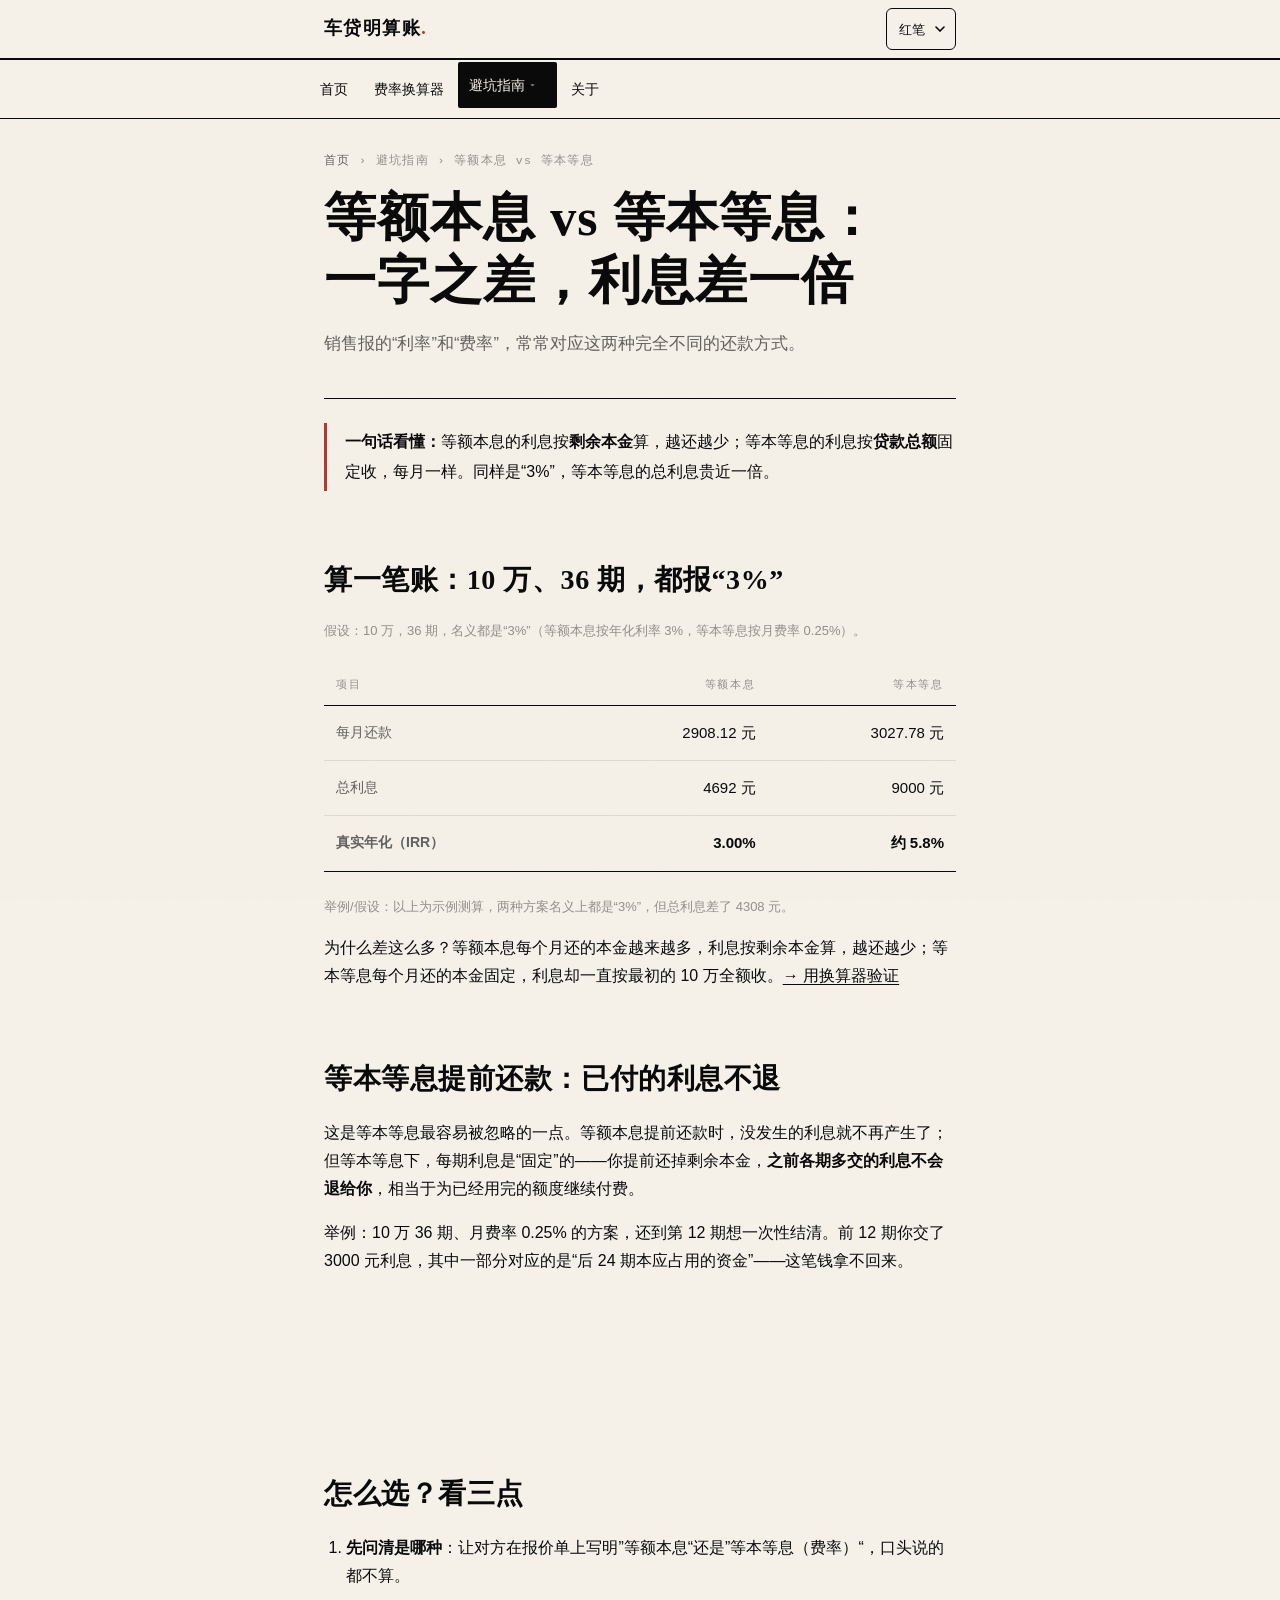
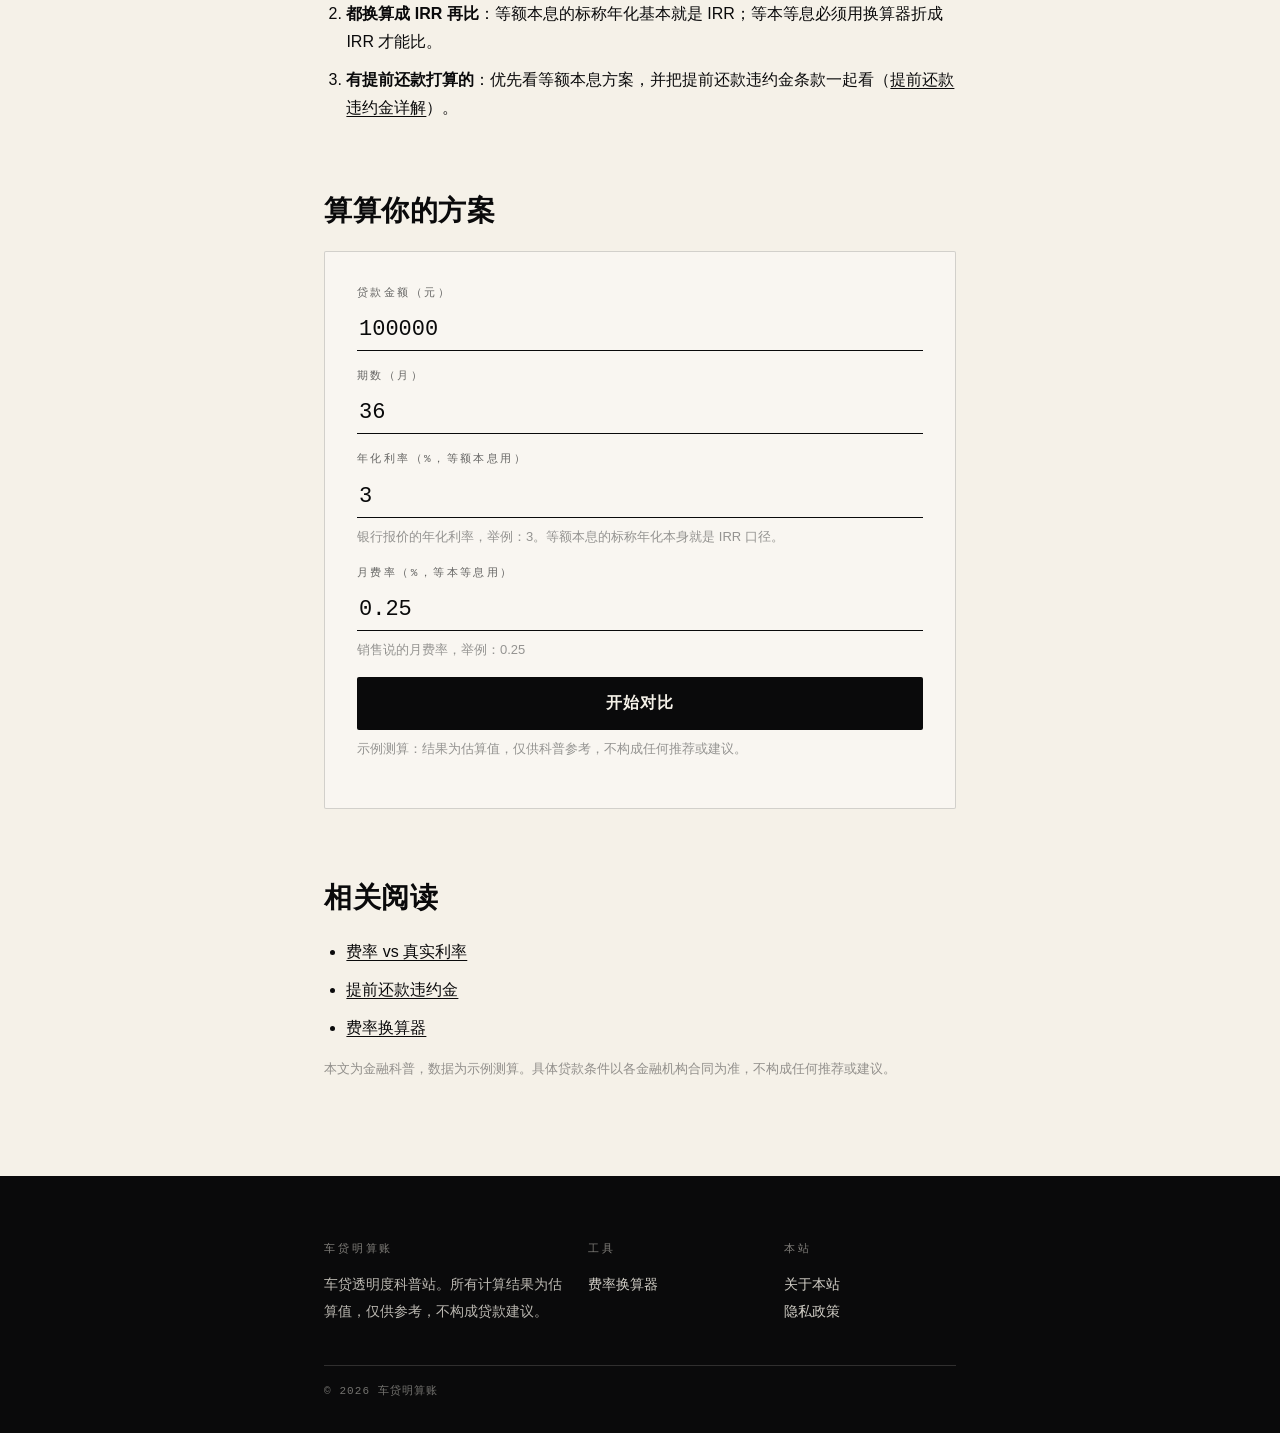
<file: dengben-dengxi.html>
<!DOCTYPE html>
<html lang="zh-CN" class="t-b">
<head>
<meta charset="UTF-8">
<meta name="viewport" content="width=device-width, initial-scale=1.0">
<title>等额本息和等本等息的区别｜哪种还款更划算_车贷明算账</title>
<meta name="description" content="等额本息和等本等息有什么区别？同样报3%，等本等息总利息贵近一倍。一文讲清两种还款方式的算法差异和提前还款注意点。">
<meta name="keywords" content="等额本息等本等息区别,车贷还款方式,等本等息提前还款">
<link rel="canonical" href="https://www.chedai-mingsuanzhang.com/dengben-dengxi.html">
<meta property="og:type" content="article">
<meta property="og:site_name" content="车贷明算账">
<meta property="og:title" content="等额本息 vs 等本等息">
<meta property="og:description" content="同样报3%，等本等息总利息贵近一倍。">
<meta property="og:url" content="https://www.chedai-mingsuanzhang.com/dengben-dengxi.html">
<link rel="stylesheet" href="themes.css">
<script>!function(){try{var t=localStorage.getItem('chedai-theme');if(t!=='a'&&t!=='c')t='b';var de=document.documentElement;
  de.className=(de.className.replace(/(^|\s)t-[abc](?=\s|$)/g,'')+' t-'+t).replace(/^\s+|\s+$/g,'');}catch(e){}}();</script>
<script type="application/ld+json">
{"@context": "https://schema.org", "@type": "FAQPage", "mainEntity": [{"@type": "Question", "name": "等额本息和等本等息哪个更划算？", "acceptedAnswer": {"@type": "Answer", "text": "同样名义数字下，等额本息通常总利息更少，因为利息按剩余本金计算。等本等息利息按贷款总额固定收取，真实年化（IRR）约为名义数字的两倍。具体以合同条款和换算结果为准。"}}, {"@type": "Question", "name": "等本等息可以提前还款吗？", "acceptedAnswer": {"@type": "Answer", "text": "一般可以，但要注意两点：一是合同里有没有提前还款违约金条款（常见区间为剩余本金的3%–5%）；二是等本等息已付的利息通常不退，提前还的省钱效果不如等额本息明显。"}}]}
</script>
<!-- 统计代码占位：GA4 或百度统计二选一，上线前填入 -->
<!-- AI 来源识别（GEO pilot KPI：ai_referral 事件，source=ai 引擎名） -->
<script>
(function(){
  var AI_HOSTS = {
    "chatgpt.com":"chatgpt","chat.openai.com":"chatgpt",
    "claude.ai":"claude","perplexity.ai":"perplexity",
    "doubao.com":"doubao","www.doubao.com":"doubao",
    "kimi.moonshot.cn":"kimi","chat.deepseek.com":"deepseek",
    "yiyan.baidu.com":"wenxin","tongyi.aliyun.com":"tongyi",
    "poe.com":"poe","grok.com":"grok","gemini.google.com":"gemini",
    "copilot.microsoft.com":"copilot","meta.ai":"meta_ai"
  };
  function track(name, params){
    try{
      if(typeof gtag === "function"){ gtag("event", name, params||{}); }
      else if(typeof _hmt !== "undefined"){ _hmt.push(["_trackEvent","ai",name,(params&&params.source)||""]); }
      else { (window.__trackq = window.__trackq || []).push([name, params]); }
    }catch(e){}
  }
  try{
    var r = document.referrer;
    if(r){
      var host = (r.split("/")[2]||"").toLowerCase();
      var src = AI_HOSTS[host] || AI_HOSTS[host.replace(/^www\./,"")];
      if(src){ track("ai_referral", {source: src, page: location.pathname}); }
    }
  }catch(e){}
  window.__trackEvent = track;
})();
</script>

</head>
<body>
<header class="site-header">
  <div class="meta-bar"><span>车贷透明度科普</span><span>IRR · 真实年化利率</span><span>2026</span></div>
  <div class="wrap head-row">
    <a class="logo" href="index.html">车贷明算账<span class="dot">.</span></a>
    <select class="theme-select" aria-label="切换风格">
      <option value="a">深蓝</option>
      <option value="b" selected>红笔</option>
      <option value="c">瑞士</option>
    </select>
  </div>
  <nav class="main-nav" aria-label="主导航"><div class="nav-strip wrap">
      <a href="index.html">首页</a>
      <a href="feilv-irr.html">费率换算器</a>
      <details class="nav-group active">
      <summary><span>避坑指南</span><span class="caret">▾</span></summary>
      <div class="nav-drop">
        <a href="zhinan.html" class="drop-head">全部 10 篇 →</a>
        <a href="feilv-vs-lilv.html"><span class="n">01</span>费率 vs 真实利率</a>
        <a href="dengben-dengxi.html"><span class="n">02</span>等额本息 vs 等本等息</a>
        <a href="ling-shoufu.html"><span class="n">03</span>0首付0利息的真相</a>
        <a href="tiqian-huankuan.html"><span class="n">04</span>提前还款违约金</a>
        <a href="sidi-vs-yinhang.html"><span class="n">05</span>4S店 vs 银行</a>
        <a href="xinyongka-fenqi.html"><span class="n">06</span>信用卡分期 vs 车贷</a>
        <a href="tiexi.html"><span class="n">07</span>新能源贴息</a>
        <a href="rongzi-zulin.html"><span class="n">08</span>融资租赁 vs 贷款</a>
        <a href="beiju.html"><span class="n">09</span>车贷被拒原因</a>
        <a href="hetong.html"><span class="n">10</span>合同避坑8项</a>
      </div>
    </details>
      <a href="guanyu.html">关于</a>
    </div></nav>
  <script>document.addEventListener("change",function(e){var el=e.target;if(el&&el.classList&&el.classList.contains("theme-select")){setTheme(el.value);}});</script>
  <script>document.addEventListener("click",function(e){var ds=document.querySelectorAll("details.nav-group[open]");for(var i=0;i<ds.length;i++){if(!ds[i].contains(e.target)){ds[i].removeAttribute("open");}}});</script>
</header>
<script>
function curTheme(){var m=/(^|\s)t-([abc])(?=\s|$)/.exec(document.documentElement.className);return m?m[2]:'b';}
function setTheme(t){
  if(t!=='a'&&t!=='b'&&t!=='c')t='b';
  var de=document.documentElement;
  de.className=(de.className.replace(/(^|\s)t-[abc](?=\s|$)/g,'')+' t-'+t).replace(/^\s+|\s+$/g,'');
  
  try{localStorage.setItem('chedai-theme',t);}catch(e){}
  var sels=document.querySelectorAll('.theme-select');
  for(var i=0;i<sels.length;i++){sels[i].value=t;}
  if(typeof window.__trackEvent==='function'){try{window.__trackEvent('theme_switch',{theme:t});}catch(e){}}
  syncThemeExtras();
}
function syncThemeExtras(){
  var t=curTheme();
  var grid=document.getElementById('resultGrid'), bars=document.getElementById('r_bars');
  if(bars&&grid){
    if(t==='c'&&grid.style.display!=='none'){
      var nom=parseFloat(document.getElementById('r_nom').textContent)||0;
      var irr=parseFloat(document.getElementById('r_irr').textContent)||0;
      document.getElementById('r_barNom').style.width=Math.min(100,nom/10*100)+'%';
      document.getElementById('r_barIrr').style.width=Math.min(100,irr/10*100)+'%';
      document.getElementById('r_valNom').textContent=nom.toFixed(2)+'%';
      document.getElementById('r_valIrr').textContent=irr.toFixed(2)+'%';
      bars.style.display='block';
    }else{bars.style.display='none';}
  }
  if(t==='a'&&typeof heroIrr==='function'){try{heroIrr(true);}catch(e){}}
}
(function(){
  var t='b';
  try{var s=localStorage.getItem('chedai-theme');if(s==='a'||s==='b'||s==='c')t=s;}catch(e){}
  var de=document.documentElement;
  de.className=(de.className.replace(/(^|\s)t-[abc](?=\s|$)/g,'')+' t-'+t).replace(/^\s+|\s+$/g,'');
  
  var sels=document.querySelectorAll('.theme-select');
  for(var i=0;i<sels.length;i++){sels[i].value=t;}
  
  syncThemeExtras();
})();
</script>
<main class="article">
<div class="wrap">
  <div class="article-head">
  <div class="crumb"><a href="index.html">首页</a> › 避坑指南 › 等额本息 vs 等本等息</div>
  <h1 class="page-title">等额本息 vs 等本等息：一字之差，利息差一倍</h1>
  <p class="page-sub">销售报的“利率”和“费率”，常常对应这两种完全不同的还款方式。</p>
</div>
  <p class="tldr"><strong>一句话看懂：</strong>等额本息的利息按<strong>剩余本金</strong>算，越还越少；等本等息的利息按<strong>贷款总额</strong>固定收，每月一样。同样是“3%”，等本等息的总利息贵近一倍。</p>

  <div class="section">
    <h2>算一笔账：10 万、36 期，都报“3%”</h2>
    <p class="hint">假设：10 万，36 期，名义都是“3%”（等额本息按年化利率 3%，等本等息按月费率 0.25%）。</p>
    <table class="cmp-table">
      <tr><th>项目</th><th>等额本息</th><th>等本等息</th></tr>
      <tr><td>每月还款</td><td>2908.12 元</td><td>3027.78 元</td></tr>
      <tr><td>总利息</td><td>4692 元</td><td>9000 元</td></tr>
      <tr><td><strong>真实年化（IRR）</strong></td><td><strong>3.00%</strong></td><td><strong>约 5.8%</strong></td></tr>
    </table>
    <p class="hint">举例/假设：以上为示例测算，两种方案名义上都是“3%”，但总利息差了 4308 元。</p>
    <p>为什么差这么多？等额本息每个月还的本金越来越多，利息按剩余本金算，越还越少；等本等息每个月还的本金固定，利息却一直按最初的 10 万全额收。<a href="feilv-irr.html">→ 用换算器验证</a></p>
  </div>

  <div class="section">
    <h2>等本等息提前还款：已付的利息不退</h2>
    <p>这是等本等息最容易被忽略的一点。等额本息提前还款时，没发生的利息就不再产生了；但等本等息下，每期利息是“固定”的——你提前还掉剩余本金，<strong>之前各期多交的利息不会退给你</strong>，相当于为已经用完的额度继续付费。</p>
    <p>举例：10 万 36 期、月费率 0.25% 的方案，还到第 12 期想一次性结清。前 12 期你交了 3000 元利息，其中一部分对应的是“后 24 期本应占用的资金”——这笔钱拿不回来。</p>
  </div>

  <div class="adslot">
    <ins class="adsbygoogle" style="display:block" data-ad-client="ca-pub-0000000000000000" data-ad-slot="0000000000" data-ad-format="auto" data-full-width-responsive="true"></ins>
  </div>

  <div class="section">
    <h2>怎么选？看三点</h2>
    <ol>
      <li><strong>先问清是哪种</strong>：让对方在报价单上写明”等额本息“还是”等本等息（费率）“，口头说的都不算。</li>
      <li><strong>都换算成 IRR 再比</strong>：等额本息的标称年化基本就是 IRR；等本等息必须用换算器折成 IRR 才能比。</li>
      <li><strong>有提前还款打算的</strong>：优先看等额本息方案，并把提前还款违约金条款一起看（<a href="tiqian-huankuan.html">提前还款违约金详解</a>）。</li>
    </ol>
  </div>

  <div class="section">
    <h2>算算你的方案</h2>
    <div class="panel">
      <div class="field">
        <label for="db-p">贷款金额（元）</label>
        <input type="number" id="db-p" value="100000" min="1000" step="1000" inputmode="numeric">
      </div>
      <div class="field">
        <label for="db-n">期数（月）</label>
        <input type="number" id="db-n" value="36" min="1" max="120" step="1" inputmode="numeric">
      </div>
      <div class="field">
        <label for="db-r">年化利率（%，等额本息用）</label>
        <input type="number" id="db-r" value="3" min="0" step="0.01" inputmode="decimal">
        <div class="hint">银行报价的年化利率，举例：3。等额本息的标称年化本身就是 IRR 口径。</div>
      </div>
      <div class="field">
        <label for="db-f">月费率（%，等本等息用）</label>
        <input type="number" id="db-f" value="0.25" min="0" step="0.01" inputmode="decimal">
        <div class="hint">销售说的月费率，举例：0.25</div>
      </div>
      <button class="calc-go" onclick="dbCalc()">开始对比</button>
      <div class="result-grid" id="db-res" style="display:none;margin-top:16px">
        <div class="stat"><div class="k">等额本息 · 月供</div><div class="v" id="db-pmt1">—</div></div>
        <div class="stat"><div class="k">等额本息 · 总利息</div><div class="v" id="db-int1">—</div></div>
        <div class="stat"><div class="k">等额本息 · 真实年化</div><div class="v" id="db-irr1">—</div></div>
        <div class="stat"><div class="k">等本等息 · 月供</div><div class="v" id="db-pmt2">—</div></div>
        <div class="stat"><div class="k">等本等息 · 总利息</div><div class="v" id="db-int2">—</div></div>
        <div class="stat hl"><div class="k">等本等息 · 真实年化</div><div class="v" id="db-irr2">—</div></div>
      </div>
      <div class="verdict" id="db-verdict" style="display:none;margin-top:16px"></div>
      <p class="hint">示例测算：结果为估算值，仅供科普参考，不构成任何推荐或建议。</p>
    </div>
  </div>
<script>
function dbIRR(fPct,n){
  var r=fPct/100, pmt=1/n+r, lo=1e-7, hi=0.2, mid, pv, k;
  for(k=0;k<80;k++){ mid=(lo+hi)/2; pv=pmt*(1-Math.pow(1+mid,-n))/mid; if(pv>1){lo=mid;}else{hi=mid;} }
  return (Math.pow(1+(lo+hi)/2,12)-1)*100;
}
function dbCalc(){
  var P=parseFloat(document.getElementById('db-p').value),
      n=parseInt(document.getElementById('db-n').value,10),
      r=parseFloat(document.getElementById('db-r').value),
      f=parseFloat(document.getElementById('db-f').value);
  if(!(P>0)||!(n>0)||!(r>=0)||!(f>=0))return;
  var i=r/100/12, pw=Math.pow(1+i,n),
      pmt1=i>0?P*i*pw/(pw-1):P/n, int1=pmt1*n-P,
      pmt2=P/n+P*f/100, int2=P*f/100*n, irr2=dbIRR(f,n),
      fmt=function(x){return '¥'+x.toLocaleString('zh-CN',{minimumFractionDigits:2,maximumFractionDigits:2});};
  document.getElementById('db-pmt1').textContent=fmt(pmt1);
  document.getElementById('db-int1').textContent=fmt(int1);
  document.getElementById('db-irr1').textContent=r.toFixed(2)+'%';
  document.getElementById('db-pmt2').textContent=fmt(pmt2);
  document.getElementById('db-int2').textContent=fmt(int2);
  document.getElementById('db-irr2').textContent=irr2.toFixed(2)+'%';
  var v=document.getElementById('db-verdict');
  v.innerHTML='等本等息比等额本息多付利息 <b>'+fmt(int2-int1)+'</b>，真实年化高出 <b>'+(irr2-r).toFixed(2)+' 个百分点</b>。（示例测算）';
  v.style.display='';
  document.getElementById('db-res').style.display='';
}
</script>

  <div class="section">
    <h2>相关阅读</h2>
    <ul>
      <li><a href="feilv-vs-lilv.html">费率 vs 真实利率</a></li>
      <li><a href="tiqian-huankuan.html">提前还款违约金</a></li>
      <li><a href="feilv-irr.html">费率换算器</a></li>
    </ul>
  </div>

  <p class="hint">本文为金融科普，数据为示例测算。具体贷款条件以各金融机构合同为准，不构成任何推荐或建议。</p>
</div>
</main>
<footer class="site-footer">
  <div class="wrap">
    <div class="cols">
      <div><h4>车贷明算账</h4><p>车贷透明度科普站。所有计算结果为估算值，仅供参考，不构成贷款建议。</p></div>
      <div><h4>工具</h4><ul><li><a href="feilv-irr.html">费率换算器</a></li></ul></div>
      <div><h4>本站</h4><ul><li><a href="guanyu.html">关于本站</a></li><li><a href="yinsi.html">隐私政策</a></li></ul></div>
    </div>
    <div class="copyright"><span>© 2026 车贷明算账</span><span><!-- 备案号占位 --></span></div>
  </div>
</footer>
</body>
</html>
</file>
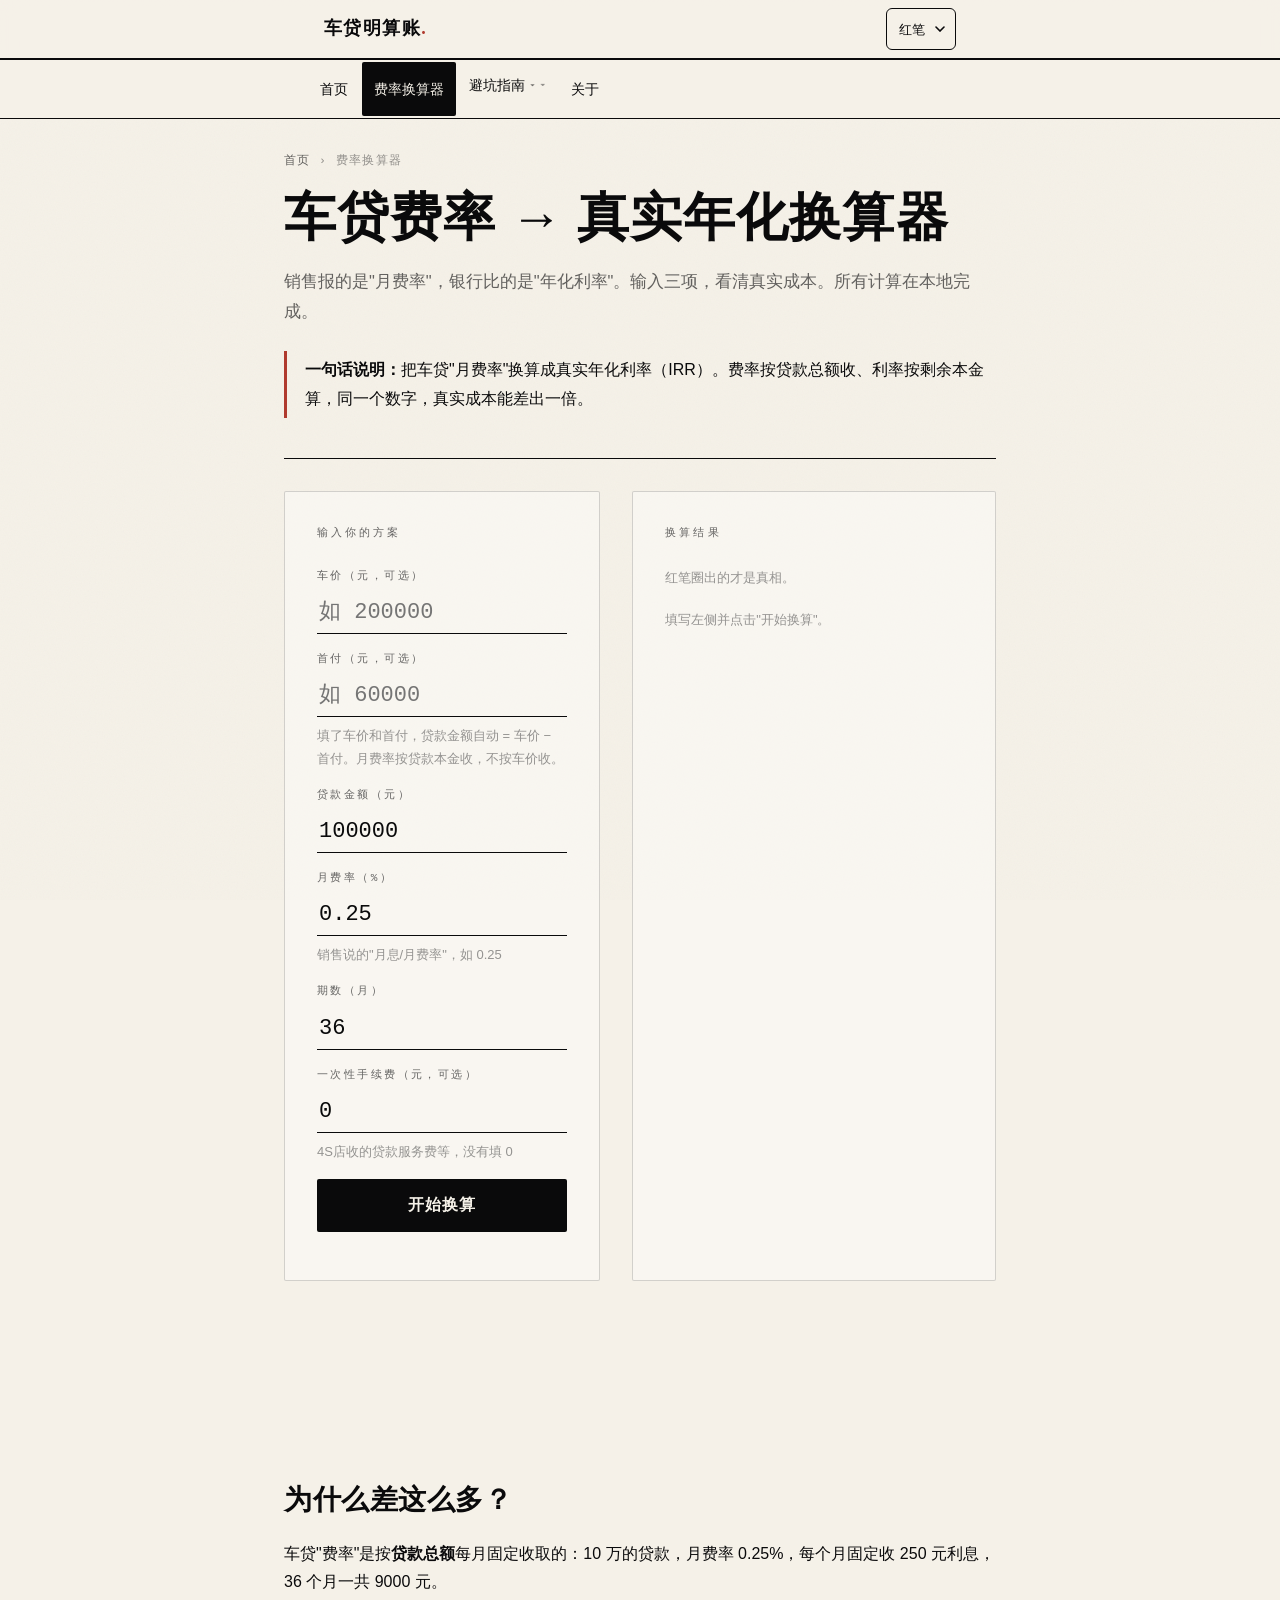
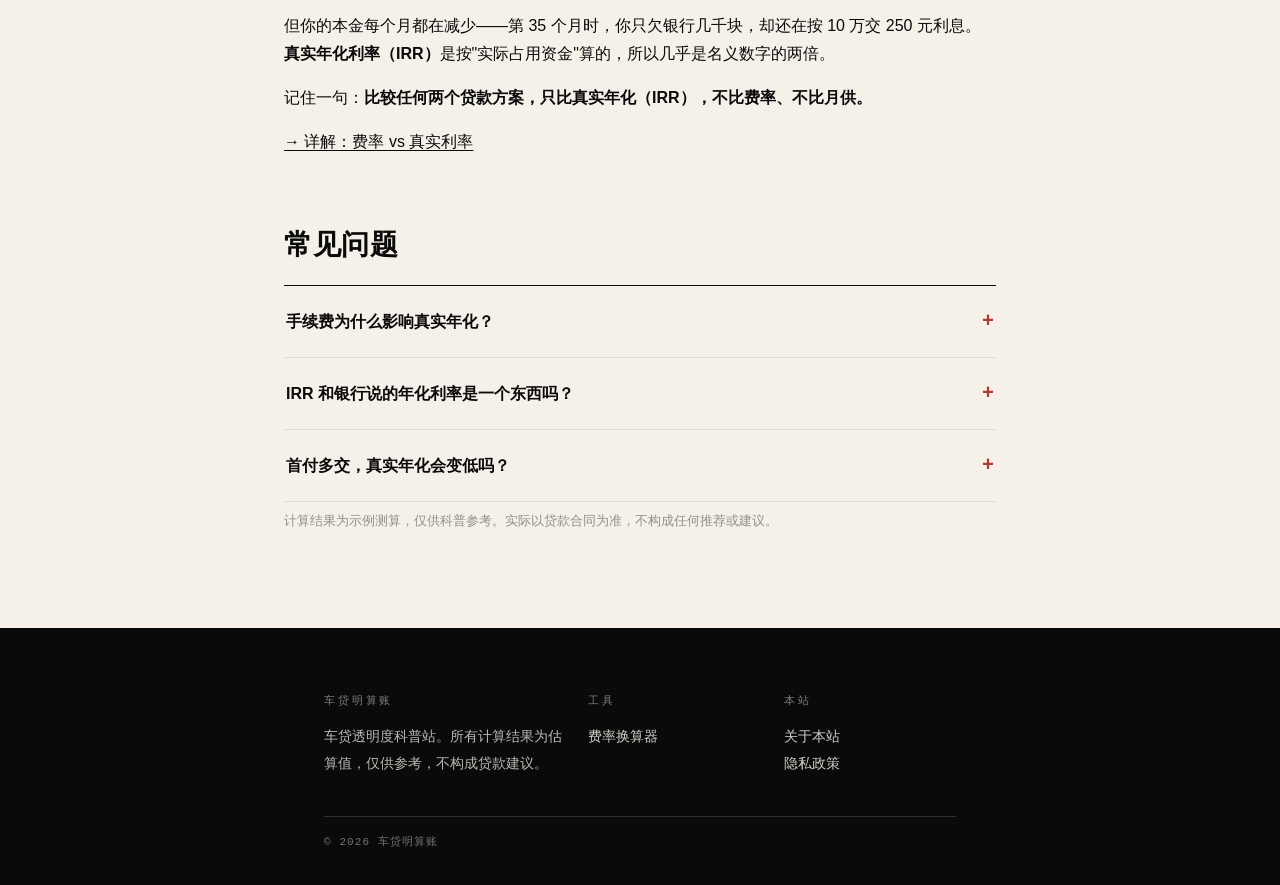
<file: feilv-irr.html>
<!DOCTYPE html>
<html lang="zh-CN" class="t-b">
<head>
<meta charset="UTF-8">
<meta name="viewport" content="width=device-width, initial-scale=1.0">
<title>车贷费率换算器｜月费率换算真实年化利率IRR_车贷明算账</title>
<meta name="description" content="车贷费率换算器：输入月费率和期数，一键算出真实年化利率（IRR）。月费率0.25%≠年化3%，先换算再签字。">
<meta name="keywords" content="车贷费率换算,月费率换算年化,车贷真实利率计算器,IRR计算器">
<link rel="canonical" href="https://www.chedai-mingsuanzhang.com/feilv-irr.html">
<meta property="og:type" content="website">
<meta property="og:site_name" content="车贷明算账">
<meta property="og:title" content="车贷费率换算器｜把月费率翻译成真实年化">
<meta property="og:description" content="输入月费率、期数，算出真实年化利率（IRR）。">
<meta property="og:url" content="https://www.chedai-mingsuanzhang.com/feilv-irr.html">
<link rel="stylesheet" href="themes.css">
<script>!function(){try{var t=localStorage.getItem('chedai-theme');if(t!=='a'&&t!=='c')t='b';var de=document.documentElement;
  de.className=(de.className.replace(/(^|\s)t-[abc](?=\s|$)/g,'')+' t-'+t).replace(/^\s+|\s+$/g,'');}catch(e){}}();</script>
<script type="application/ld+json">
{"@context":"https://schema.org","@type":"FAQPage","mainEntity":[
{"@type":"Question","name":"月费率0.25%换算成年化是多少？","acceptedAnswer":{"@type":"Answer","text":"名义年化是0.25%×12=3%。但车贷费率按贷款总额固定收取，而本金逐月减少，真实年化利率（IRR）约为5.5%–6%（36期为例约5.7%）。"}},
{"@type":"Question","name":"什么是IRR？","acceptedAnswer":{"@type":"Answer","text":"IRR（内部收益率）是让贷款现值等于还款现值的折现率，是监管要求明示的综合年化利率口径，也是比较不同贷款方案唯一公平的标尺。"}},
{"@type":"Question","name":"首付多交，真实年化会变低吗？","acceptedAnswer":{"@type":"Answer","text":"不会。年化利率只跟费率、期数、手续费有关，跟贷款金额无关。首付只决定贷款本金（车价减首付），月费率按贷款本金收取。"}},
{"@type":"Question","name":"手续费要不要算进利率？","acceptedAnswer":{"@type":"Answer","text":"要。一次性手续费相当于首期多还了一笔钱，会推高真实年化。本换算器可填入手续费，计入总成本一并计算。"}}
]}
</script>
<!-- 统计代码占位：GA4 或百度统计二选一，上线前填入 -->
<!-- AI 来源识别（GEO pilot KPI：ai_referral 事件，source=ai 引擎名） -->
<script>
(function(){
  var AI_HOSTS = {
    "chatgpt.com":"chatgpt","chat.openai.com":"chatgpt",
    "claude.ai":"claude","perplexity.ai":"perplexity",
    "doubao.com":"doubao","www.doubao.com":"doubao",
    "kimi.moonshot.cn":"kimi","chat.deepseek.com":"deepseek",
    "yiyan.baidu.com":"wenxin","tongyi.aliyun.com":"tongyi",
    "poe.com":"poe","grok.com":"grok","gemini.google.com":"gemini",
    "copilot.microsoft.com":"copilot","meta.ai":"meta_ai"
  };
  function track(name, params){
    try{
      if(typeof gtag === "function"){ gtag("event", name, params||{}); }
      else if(typeof _hmt !== "undefined"){ _hmt.push(["_trackEvent","ai",name,(params&&params.source)||""]); }
      else { (window.__trackq = window.__trackq || []).push([name, params]); }
    }catch(e){}
  }
  try{
    var r = document.referrer;
    if(r){
      var host = (r.split("/")[2]||"").toLowerCase();
      var src = AI_HOSTS[host] || AI_HOSTS[host.replace(/^www\./,"")];
      if(src){ track("ai_referral", {source: src, page: location.pathname}); }
    }
  }catch(e){}
  window.__trackEvent = track;
})();
</script>

</head>
<body>
<header class="site-header">
  <div class="meta-bar"><span>车贷透明度科普</span><span>IRR · 真实年化利率</span><span>2026</span></div>
  <div class="wrap head-row">
    <a class="logo" href="index.html">车贷明算账<span class="dot">.</span></a>
    <select class="theme-select" aria-label="切换风格">
      <option value="a">深蓝</option>
      <option value="b" selected>红笔</option>
      <option value="c">瑞士</option>
    </select>
  </div>
  <nav class="main-nav" aria-label="主导航"><div class="nav-strip wrap">
      <a href="index.html">首页</a>
      <a href="feilv-irr.html" class="active">费率换算器</a>
      <details class="nav-group">
      <summary><span>避坑指南</span><span class="caret">▾</span></summary>
      <div class="nav-drop">
        <a href="zhinan.html" class="drop-head">全部 10 篇 →</a>
        <a href="feilv-vs-lilv.html"><span class="n">01</span>费率 vs 真实利率</a>
        <a href="dengben-dengxi.html"><span class="n">02</span>等额本息 vs 等本等息</a>
        <a href="ling-shoufu.html"><span class="n">03</span>0首付0利息的真相</a>
        <a href="tiqian-huankuan.html"><span class="n">04</span>提前还款违约金</a>
        <a href="sidi-vs-yinhang.html"><span class="n">05</span>4S店 vs 银行</a>
        <a href="xinyongka-fenqi.html"><span class="n">06</span>信用卡分期 vs 车贷</a>
        <a href="tiexi.html"><span class="n">07</span>新能源贴息</a>
        <a href="rongzi-zulin.html"><span class="n">08</span>融资租赁 vs 贷款</a>
        <a href="beiju.html"><span class="n">09</span>车贷被拒原因</a>
        <a href="hetong.html"><span class="n">10</span>合同避坑8项</a>
      </div>
    </details>
      <a href="guanyu.html">关于</a>
    </div></nav>
  <script>document.addEventListener("change",function(e){var el=e.target;if(el&&el.classList&&el.classList.contains("theme-select")){setTheme(el.value);}});</script>
  <script>document.addEventListener("click",function(e){var ds=document.querySelectorAll("details.nav-group[open]");for(var i=0;i<ds.length;i++){if(!ds[i].contains(e.target)){ds[i].removeAttribute("open");}}});</script>
</header>
<script>
function curTheme(){var m=/(^|\s)t-([abc])(?=\s|$)/.exec(document.documentElement.className);return m?m[2]:'b';}
function setTheme(t){
  if(t!=='a'&&t!=='b'&&t!=='c')t='b';
  var de=document.documentElement;
  de.className=(de.className.replace(/(^|\s)t-[abc](?=\s|$)/g,'')+' t-'+t).replace(/^\s+|\s+$/g,'');
  
  try{localStorage.setItem('chedai-theme',t);}catch(e){}
  var sels=document.querySelectorAll('.theme-select');
  for(var i=0;i<sels.length;i++){sels[i].value=t;}
  if(typeof window.__trackEvent==='function'){try{window.__trackEvent('theme_switch',{theme:t});}catch(e){}}
  syncThemeExtras();
}
function syncThemeExtras(){
  var t=curTheme();
  var grid=document.getElementById('resultGrid'), bars=document.getElementById('r_bars');
  if(bars&&grid){
    if(t==='c'&&grid.style.display!=='none'){
      var nom=parseFloat(document.getElementById('r_nom').textContent)||0;
      var irr=parseFloat(document.getElementById('r_irr').textContent)||0;
      document.getElementById('r_barNom').style.width=Math.min(100,nom/10*100)+'%';
      document.getElementById('r_barIrr').style.width=Math.min(100,irr/10*100)+'%';
      document.getElementById('r_valNom').textContent=nom.toFixed(2)+'%';
      document.getElementById('r_valIrr').textContent=irr.toFixed(2)+'%';
      bars.style.display='block';
    }else{bars.style.display='none';}
  }
  if(t==='a'&&typeof heroIrr==='function'){try{heroIrr(true);}catch(e){}}
}
(function(){
  var t='b';
  try{var s=localStorage.getItem('chedai-theme');if(s==='a'||s==='b'||s==='c')t=s;}catch(e){}
  var de=document.documentElement;
  de.className=(de.className.replace(/(^|\s)t-[abc](?=\s|$)/g,'')+' t-'+t).replace(/^\s+|\s+$/g,'');
  
  var sels=document.querySelectorAll('.theme-select');
  for(var i=0;i<sels.length;i++){sels[i].value=t;}
  
  syncThemeExtras();
})();
</script>
<main class="article">
<div class="wrap wrap-wide">
  <div class="article-head">
  <div class="crumb"><a href="index.html">首页</a> › 费率换算器</div>
  <h1 class="page-title">车贷费率 → 真实年化换算器</h1>
  <p class="page-sub">销售报的是"月费率"，银行比的是"年化利率"。输入三项，看清真实成本。所有计算在本地完成。</p>
  <p class="tldr"><strong>一句话说明：</strong>把车贷"月费率"换算成真实年化利率（IRR）。费率按贷款总额收、利率按剩余本金算，同一个数字，真实成本能差出一倍。</p>
</div>

  <div class="calc-layout">
    <div class="panel">
      <h3>输入你的方案</h3>
      <div class="field">
        <label>车价（元，可选）</label>
        <input type="number" id="carprice" min="0" step="1000" placeholder="如 200000" oninput="syncPrincipal()">
      </div>
      <div class="field">
        <label>首付（元，可选）</label>
        <input type="number" id="downpay" min="0" step="1000" placeholder="如 60000" oninput="syncPrincipal()">
        <div class="hint">填了车价和首付，贷款金额自动 = 车价 − 首付。月费率按贷款本金收，不按车价收。</div>
      </div>
      <div class="field">
        <label>贷款金额（元）</label>
        <input type="number" id="principal" value="100000" min="1000" step="1000">
      </div>
      <div class="field">
        <label>月费率（%）</label>
        <input type="number" id="feilv" value="0.25" min="0" step="0.01">
        <div class="hint">销售说的"月息/月费率"，如 0.25</div>
      </div>
      <div class="field">
        <label>期数（月）</label>
        <input type="number" id="months" value="36" min="1" max="120" step="1">
      </div>
      <div class="field">
        <label>一次性手续费（元，可选）</label>
        <input type="number" id="fee" value="0" min="0" step="100">
        <div class="hint">4S店收的贷款服务费等，没有填 0</div>
      </div>
      <div class="field">
        <button class="calc-go" onclick="calc()">开始换算</button>
      </div>
    </div>

    <div class="panel">
      <h3>换算结果</h3>
      <p class="hint theme-hint hh-a" style="margin-bottom:20px">被划掉的是话术，放大显示的才是真相。</p>
      <p class="hint theme-hint hh-b" style="margin-bottom:20px">红笔圈出的才是真相。</p>
      <p class="hint theme-hint hh-c" style="margin-bottom:20px">蓝色标出的才是真相。</p>
      <div class="result-grid" id="resultGrid" style="display:none">
        <div class="stat hl"><div class="k">真实年化利率（IRR）</div><div class="v"><span id="r_irr">—</span><svg class="pen-circle" viewBox="0 0 320 140" preserveAspectRatio="none" aria-hidden="true"><path pathLength="100" d="M308,72 A148,58 0 1 1 296,60"/></svg></div></div>
        <div class="stat"><div class="k">名义年化（费率×12）</div><div class="v struck" id="r_nom">—</div></div>
        <div class="stat"><div class="k">每月还款</div><div class="v" id="r_pmt">—</div></div>
        <div class="stat"><div class="k">总利息（费率部分）</div><div class="v" id="r_int">—</div></div>
        <div class="stat"><div class="k">总成本（含手续费）</div><div class="v" id="r_total">—</div></div>
        <div class="stat"><div class="k">话术 vs 真实</div><div class="v" id="r_gap" style="font-size:15px">—</div></div>
      </div>
      <div class="bar-viz" id="r_bars" style="display:none">
        <div class="bar-row">
          <div class="bar-head"><span class="sq"></span>名义年化</div>
          <div class="bar-track"><div class="bar grey" id="r_barNom" style="width:30%"></div><span class="bar-val" id="r_valNom">3.00%</span></div>
        </div>
        <div class="bar-row">
          <div class="bar-head"><span class="sq blue"></span>真实年化 · IRR</div>
          <div class="bar-track"><div class="bar blue" id="r_barIrr" style="width:58.3%"></div><span class="bar-val blue" id="r_valIrr">5.83%</span></div>
        </div>
        <div class="axis"><span>0%</span><span>5%</span><span>10%</span></div>
      </div>
      <div class="verdict" id="r_note" style="display:none"></div>
      <p class="hint" id="r_empty">填写左侧并点击"开始换算"。</p>
    </div>
  </div>

  <div class="adslot">
    <ins class="adsbygoogle" style="display:block" data-ad-client="ca-pub-0000000000000000" data-ad-slot="0000000000" data-ad-format="auto" data-full-width-responsive="true"></ins>
  </div>

  <div class="section">
    <h2>为什么差这么多？</h2>
    <p>车贷"费率"是按<strong>贷款总额</strong>每月固定收取的：10 万的贷款，月费率 0.25%，每个月固定收 250 元利息，36 个月一共 9000 元。</p>
    <p>但你的本金每个月都在减少——第 35 个月时，你只欠银行几千块，却还在按 10 万交 250 元利息。<strong>真实年化利率（IRR）</strong>是按"实际占用资金"算的，所以几乎是名义数字的两倍。</p>
    <p>记住一句：<strong>比较任何两个贷款方案，只比真实年化（IRR），不比费率、不比月供。</strong></p>
    <p><a href="feilv-vs-lilv.html">→ 详解：费率 vs 真实利率</a></p>
  </div>

  <div class="section">
    <h2>常见问题</h2>
    <div class="faq">
      <details><summary>手续费为什么影响真实年化？</summary><p>一次性手续费相当于放款时就被扣掉一笔钱，实际到手的本金少了，但还款额不变，所以真实年化上升。3000 元手续费摊到 10 万 3 年贷款里，真实年化上浮约 2 个点。</p></details>
      <details><summary>IRR 和银行说的年化利率是一个东西吗？</summary><p>监管要求明示的"综合年化利率"就是 IRR 口径。银行直贷的等额本息方案，标称的年化利率本身就是 IRR，可以直接对比。</p></details>
      <details><summary>首付多交，真实年化会变低吗？</summary><p>不会。年化利率只跟费率、期数、手续费有关，跟贷款金额无关——首付只决定你贷多少。但首付多、贷款少，总利息支出自然少。一个例外：有固定金额手续费时，贷款金额越小、手续费占比越高，真实年化会略高一点。</p></details>
    </div>
  </div>

  <p class="hint">计算结果为示例测算，仅供科普参考。实际以贷款合同为准，不构成任何推荐或建议。</p>
</div>
</main>
<footer class="site-footer">
  <div class="wrap">
    <div class="cols">
      <div><h4>车贷明算账</h4><p>车贷透明度科普站。所有计算结果为估算值，仅供参考，不构成贷款建议。</p></div>
      <div><h4>工具</h4><ul><li><a href="feilv-irr.html">费率换算器</a></li></ul></div>
      <div><h4>本站</h4><ul><li><a href="guanyu.html">关于本站</a></li><li><a href="yinsi.html">隐私政策</a></li></ul></div>
    </div>
    <div class="copyright"><span>© 2026 车贷明算账</span><span><!-- 备案号占位 --></span></div>
  </div>
</footer>
<script>
function irrMonthly(pmt, principal, n) {
  var lo = 1e-7, hi = 0.2, mid, pv;
  for (var k = 0; k < 100; k++) {
    mid = (lo + hi) / 2;
    pv = pmt * (1 - Math.pow(1 + mid, -n)) / mid;
    if (pv > principal) lo = mid; else hi = mid;
  }
  return (lo + hi) / 2;
}
function fmt(n) { return "¥"+(n).toLocaleString("zh-CN",{minimumFractionDigits:2,maximumFractionDigits:2}); }
function syncPrincipal(){
  var c=parseFloat(document.getElementById('carprice').value),
      d=parseFloat(document.getElementById('downpay').value);
  if(c>0&&d>=0&&d<c){document.getElementById('principal').value=Math.round(c-d);}
}
function calc() {
  var P = parseFloat(document.getElementById("principal").value) || 0;
  var r = (parseFloat(document.getElementById("feilv").value) || 0) / 100;
  var n = parseInt(document.getElementById("months").value) || 0;
  var fee = parseFloat(document.getElementById("fee").value) || 0;
  if (P <= 0 || n <= 0) { alert("请填写有效的贷款金额和期数"); return; }
  var pmt = P / n + P * r;
  var totalInt = P * r * n;
  var nominal = r * 12;
  var i_m2 = fee > 0 ? irrMonthly(pmt, P - fee, n) : irrMonthly(pmt, P, n);
  var irr = Math.pow(1 + i_m2, 12) - 1;
  document.getElementById("r_irr").textContent = (irr * 100).toFixed(2) + "%";
  document.getElementById("r_nom").textContent = (nominal * 100).toFixed(2) + "%";
  document.getElementById("r_pmt").textContent = fmt(pmt) + "/月";
  document.getElementById("r_int").textContent = fmt(totalInt);
  document.getElementById("r_total").textContent = fmt(totalInt + fee);
  document.getElementById("r_gap").textContent = "真实是名义的 " + (irr / nominal).toFixed(1) + " 倍";
  var note = document.getElementById("r_note");
  note.style.display = "block";
  note.textContent =
    irr > 0.06 ? "超过6%了：这个费率水平下，如果手续费再高一点，建议多对比几家再定。" :
    irr > 0.04 ? "4%–6%区间：属于常见车贷成本，重点对比手续费和提前还款条款。" :
    "4%以下：费率层面不算贵，但仍要把手续费等一次性费用计入总成本再看。";
  document.getElementById("resultGrid").style.display = "grid";
  document.getElementById("r_empty").style.display = "none";
  try {
    if (typeof gtag === "function") gtag("event", "calc_completed", {tool: "feilv-irr"});
    if (typeof _hmt !== "undefined") _hmt.push(["_trackEvent", "calculator", "completed", "feilv-irr"]);
  } catch (e) {}
  syncThemeExtras();
}
</script>
</body>
</html>
</file>
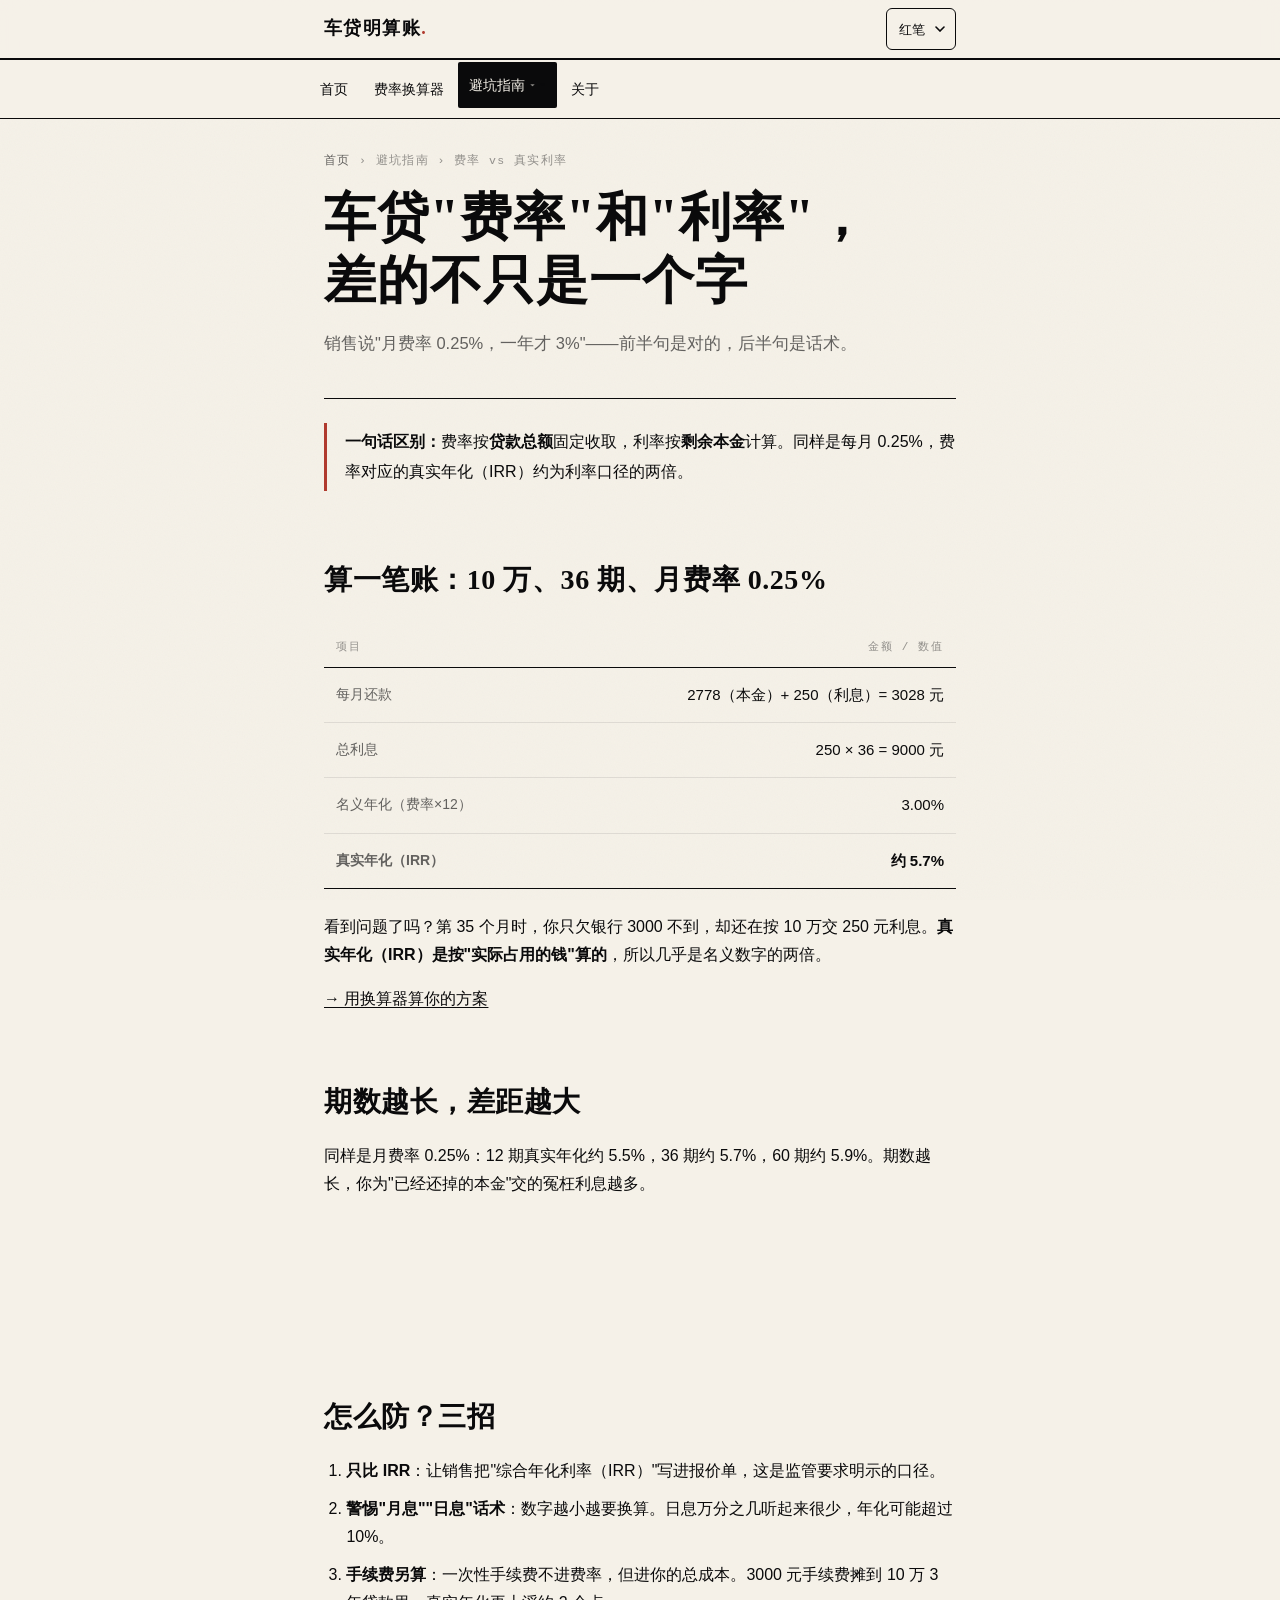
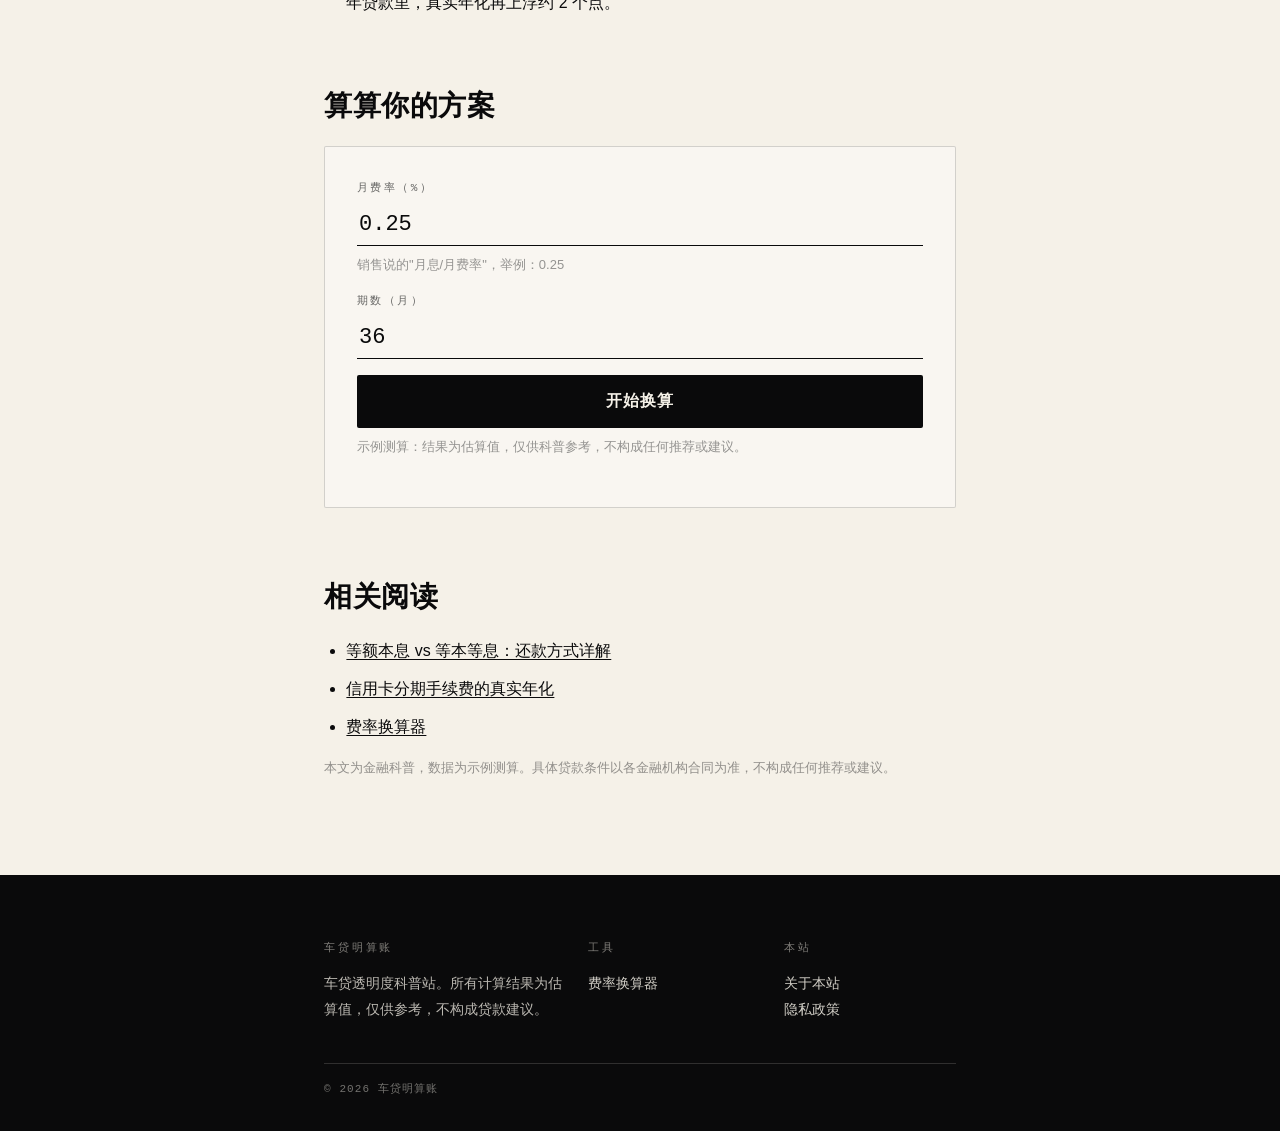
<file: feilv-vs-lilv.html>
<!DOCTYPE html>
<html lang="zh-CN" class="t-b">
<head>
<meta charset="UTF-8">
<meta name="viewport" content="width=device-width, initial-scale=1.0">
<title>车贷费率和利率的区别｜为什么0.25%月费率≠3%年化_车贷明算账</title>
<meta name="description" content="车贷费率和利率有什么区别？月费率0.25%听起来是年化3%，真实年化（IRR）却超过5%。一文讲清费率话术的原理。">
<meta name="keywords" content="车贷费率和利率区别,月费率0.25年化多少,车贷费率换算">
<link rel="canonical" href="https://www.chedai-mingsuanzhang.com/feilv-vs-lilv.html">
<meta property="og:type" content="article">
<meta property="og:site_name" content="车贷明算账">
<meta property="og:title" content="车贷费率和利率的区别">
<meta property="og:description" content="月费率0.25%≠年化3%。费率按总额收，利率按余额算。">
<meta property="og:url" content="https://www.chedai-mingsuanzhang.com/feilv-vs-lilv.html">
<link rel="stylesheet" href="themes.css">
<script>!function(){try{var t=localStorage.getItem('chedai-theme');if(t!=='a'&&t!=='c')t='b';var de=document.documentElement;
  de.className=(de.className.replace(/(^|\s)t-[abc](?=\s|$)/g,'')+' t-'+t).replace(/^\s+|\s+$/g,'');}catch(e){}}();</script>
<script type="application/ld+json">
{"@context":"https://schema.org","@type":"FAQPage","mainEntity":[
{"@type":"Question","name":"车贷费率和利率有什么区别？","acceptedAnswer":{"@type":"Answer","text":"费率按贷款总额固定收取，利率按剩余本金计算。同样是每月0.25%，费率对应的真实年化（IRR）约为利率口径的两倍。"}},
{"@type":"Question","name":"月费率0.25%真实年化是多少？","acceptedAnswer":{"@type":"Answer","text":"36期为例，真实年化约5.7%。期数越长，费率与真实年化的差距越大。"}}
]}
</script>
<!-- AI 来源识别（GEO pilot KPI：ai_referral 事件，source=ai 引擎名） -->
<script>
(function(){
  var AI_HOSTS = {
    "chatgpt.com":"chatgpt","chat.openai.com":"chatgpt",
    "claude.ai":"claude","perplexity.ai":"perplexity",
    "doubao.com":"doubao","www.doubao.com":"doubao",
    "kimi.moonshot.cn":"kimi","chat.deepseek.com":"deepseek",
    "yiyan.baidu.com":"wenxin","tongyi.aliyun.com":"tongyi",
    "poe.com":"poe","grok.com":"grok","gemini.google.com":"gemini",
    "copilot.microsoft.com":"copilot","meta.ai":"meta_ai"
  };
  function track(name, params){
    try{
      if(typeof gtag === "function"){ gtag("event", name, params||{}); }
      else if(typeof _hmt !== "undefined"){ _hmt.push(["_trackEvent","ai",name,(params&&params.source)||""]); }
      else { (window.__trackq = window.__trackq || []).push([name, params]); }
    }catch(e){}
  }
  try{
    var r = document.referrer;
    if(r){
      var host = (r.split("/")[2]||"").toLowerCase();
      var src = AI_HOSTS[host] || AI_HOSTS[host.replace(/^www\./,"")];
      if(src){ track("ai_referral", {source: src, page: location.pathname}); }
    }
  }catch(e){}
  window.__trackEvent = track;
})();
</script>
</head>
<body>
<header class="site-header">
  <div class="meta-bar"><span>车贷透明度科普</span><span>IRR · 真实年化利率</span><span>2026</span></div>
  <div class="wrap head-row">
    <a class="logo" href="index.html">车贷明算账<span class="dot">.</span></a>
    <select class="theme-select" aria-label="切换风格">
      <option value="a">深蓝</option>
      <option value="b" selected>红笔</option>
      <option value="c">瑞士</option>
    </select>
  </div>
  <nav class="main-nav" aria-label="主导航"><div class="nav-strip wrap">
      <a href="index.html">首页</a>
      <a href="feilv-irr.html">费率换算器</a>
      <details class="nav-group active">
      <summary><span>避坑指南</span><span class="caret">▾</span></summary>
      <div class="nav-drop">
        <a href="zhinan.html" class="drop-head">全部 10 篇 →</a>
        <a href="feilv-vs-lilv.html"><span class="n">01</span>费率 vs 真实利率</a>
        <a href="dengben-dengxi.html"><span class="n">02</span>等额本息 vs 等本等息</a>
        <a href="ling-shoufu.html"><span class="n">03</span>0首付0利息的真相</a>
        <a href="tiqian-huankuan.html"><span class="n">04</span>提前还款违约金</a>
        <a href="sidi-vs-yinhang.html"><span class="n">05</span>4S店 vs 银行</a>
        <a href="xinyongka-fenqi.html"><span class="n">06</span>信用卡分期 vs 车贷</a>
        <a href="tiexi.html"><span class="n">07</span>新能源贴息</a>
        <a href="rongzi-zulin.html"><span class="n">08</span>融资租赁 vs 贷款</a>
        <a href="beiju.html"><span class="n">09</span>车贷被拒原因</a>
        <a href="hetong.html"><span class="n">10</span>合同避坑8项</a>
      </div>
    </details>
      <a href="guanyu.html">关于</a>
    </div></nav>
  <script>document.addEventListener("change",function(e){var el=e.target;if(el&&el.classList&&el.classList.contains("theme-select")){setTheme(el.value);}});</script>
  <script>document.addEventListener("click",function(e){var ds=document.querySelectorAll("details.nav-group[open]");for(var i=0;i<ds.length;i++){if(!ds[i].contains(e.target)){ds[i].removeAttribute("open");}}});</script>
</header>
<script>
function curTheme(){var m=/(^|\s)t-([abc])(?=\s|$)/.exec(document.documentElement.className);return m?m[2]:'b';}
function setTheme(t){
  if(t!=='a'&&t!=='b'&&t!=='c')t='b';
  var de=document.documentElement;
  de.className=(de.className.replace(/(^|\s)t-[abc](?=\s|$)/g,'')+' t-'+t).replace(/^\s+|\s+$/g,'');
  
  try{localStorage.setItem('chedai-theme',t);}catch(e){}
  var sels=document.querySelectorAll('.theme-select');
  for(var i=0;i<sels.length;i++){sels[i].value=t;}
  if(typeof window.__trackEvent==='function'){try{window.__trackEvent('theme_switch',{theme:t});}catch(e){}}
  syncThemeExtras();
}
function syncThemeExtras(){
  var t=curTheme();
  var grid=document.getElementById('resultGrid'), bars=document.getElementById('r_bars');
  if(bars&&grid){
    if(t==='c'&&grid.style.display!=='none'){
      var nom=parseFloat(document.getElementById('r_nom').textContent)||0;
      var irr=parseFloat(document.getElementById('r_irr').textContent)||0;
      document.getElementById('r_barNom').style.width=Math.min(100,nom/10*100)+'%';
      document.getElementById('r_barIrr').style.width=Math.min(100,irr/10*100)+'%';
      document.getElementById('r_valNom').textContent=nom.toFixed(2)+'%';
      document.getElementById('r_valIrr').textContent=irr.toFixed(2)+'%';
      bars.style.display='block';
    }else{bars.style.display='none';}
  }
  if(t==='a'&&typeof heroIrr==='function'){try{heroIrr(true);}catch(e){}}
}
(function(){
  var t='b';
  try{var s=localStorage.getItem('chedai-theme');if(s==='a'||s==='b'||s==='c')t=s;}catch(e){}
  var de=document.documentElement;
  de.className=(de.className.replace(/(^|\s)t-[abc](?=\s|$)/g,'')+' t-'+t).replace(/^\s+|\s+$/g,'');
  
  var sels=document.querySelectorAll('.theme-select');
  for(var i=0;i<sels.length;i++){sels[i].value=t;}
  
  syncThemeExtras();
})();
</script>
<main class="article">
<div class="wrap">
  <div class="article-head">
  <div class="crumb"><a href="index.html">首页</a> › 避坑指南 › 费率 vs 真实利率</div>
  <h1 class="page-title">车贷"费率"和"利率"，差的不只是一个字</h1>
  <p class="page-sub">销售说"月费率 0.25%，一年才 3%"——前半句是对的，后半句是话术。</p>
</div>
  <p class="tldr"><strong>一句话区别：</strong>费率按<strong>贷款总额</strong>固定收取，利率按<strong>剩余本金</strong>计算。同样是每月 0.25%，费率对应的真实年化（IRR）约为利率口径的两倍。</p>

  <div class="section">
    <h2>算一笔账：10 万、36 期、月费率 0.25%</h2>
    <table class="cmp-table">
      <tr><th>项目</th><th>金额 / 数值</th></tr>
      <tr><td>每月还款</td><td>2778（本金）+ 250（利息）= 3028 元</td></tr>
      <tr><td>总利息</td><td>250 × 36 = 9000 元</td></tr>
      <tr><td>名义年化（费率×12）</td><td>3.00%</td></tr>
      <tr><td><strong>真实年化（IRR）</strong></td><td><strong>约 5.7%</strong></td></tr>
    </table>
    <p>看到问题了吗？第 35 个月时，你只欠银行 3000 不到，却还在按 10 万交 250 元利息。<strong>真实年化（IRR）是按"实际占用的钱"算的</strong>，所以几乎是名义数字的两倍。</p>
    <p><a href="feilv-irr.html">→ 用换算器算你的方案</a></p>
  </div>

  <div class="section">
    <h2>期数越长，差距越大</h2>
    <p>同样是月费率 0.25%：12 期真实年化约 5.5%，36 期约 5.7%，60 期约 5.9%。期数越长，你为"已经还掉的本金"交的冤枉利息越多。</p>
  </div>

  <div class="adslot">
    <ins class="adsbygoogle" style="display:block" data-ad-client="ca-pub-0000000000000000" data-ad-slot="0000000000" data-ad-format="auto" data-full-width-responsive="true"></ins>
  </div>

  <div class="section">
    <h2>怎么防？三招</h2>
    <ol>
      <li><strong>只比 IRR</strong>：让销售把"综合年化利率（IRR）"写进报价单，这是监管要求明示的口径。</li>
      <li><strong>警惕"月息""日息"话术</strong>：数字越小越要换算。日息万分之几听起来很少，年化可能超过 10%。</li>
      <li><strong>手续费另算</strong>：一次性手续费不进费率，但进你的总成本。3000 元手续费摊到 10 万 3 年贷款里，真实年化再上浮约 2 个点。</li>
    </ol>
  </div>

  <div class="section">
    <h2>算算你的方案</h2>
    <div class="panel">
      <div class="field">
        <label for="fl-f">月费率（%）</label>
        <input type="number" id="fl-f" value="0.25" step="0.01" min="0" inputmode="decimal">
        <div class="hint">销售说的"月息/月费率"，举例：0.25</div>
      </div>
      <div class="field">
        <label for="fl-n">期数（月）</label>
        <input type="number" id="fl-n" value="36" step="1" min="1" max="120" inputmode="numeric">
      </div>
      <button class="calc-go" onclick="flCalc()">开始换算</button>
      <div class="result-grid" id="fl-res" style="display:none;margin-top:16px">
        <div class="stat"><div class="k">名义年化（费率×12）</div><div class="v" id="fl-nom">—</div></div>
        <div class="stat hl"><div class="k">真实年化利率（IRR）</div><div class="v" id="fl-irr">—</div></div>
      </div>
      <p class="hint">示例测算：结果为估算值，仅供科普参考，不构成任何推荐或建议。</p>
    </div>
  </div>
<script>
function flIRR(fPct,n){
  var r=fPct/100, pmt=1/n+r, lo=1e-7, hi=0.2, mid, pv, k;
  for(k=0;k<80;k++){ mid=(lo+hi)/2; pv=pmt*(1-Math.pow(1+mid,-n))/mid; if(pv>1){lo=mid;}else{hi=mid;} }
  return (Math.pow(1+(lo+hi)/2,12)-1)*100;
}
function flCalc(){
  var f=parseFloat(document.getElementById('fl-f').value),
      n=parseInt(document.getElementById('fl-n').value,10);
  if(!(f>=0)||!(n>0))return;
  document.getElementById('fl-nom').textContent=(f*12).toFixed(2)+'%';
  document.getElementById('fl-irr').textContent=flIRR(f,n).toFixed(2)+'%';
  document.getElementById('fl-res').style.display='';
}
</script>

  <div class="section">
    <h2>相关阅读</h2>
    <ul>
      <li><a href="dengben-dengxi.html">等额本息 vs 等本等息：还款方式详解</a></li>
      <li><a href="xinyongka-fenqi.html">信用卡分期手续费的真实年化</a></li>
      <li><a href="feilv-irr.html">费率换算器</a></li>
    </ul>
  </div>

  <p class="hint">本文为金融科普，数据为示例测算。具体贷款条件以各金融机构合同为准，不构成任何推荐或建议。</p>
</div>
</main>
<footer class="site-footer">
  <div class="wrap">
    <div class="cols">
      <div><h4>车贷明算账</h4><p>车贷透明度科普站。所有计算结果为估算值，仅供参考，不构成贷款建议。</p></div>
      <div><h4>工具</h4><ul><li><a href="feilv-irr.html">费率换算器</a></li></ul></div>
      <div><h4>本站</h4><ul><li><a href="guanyu.html">关于本站</a></li><li><a href="yinsi.html">隐私政策</a></li></ul></div>
    </div>
    <div class="copyright"><span>© 2026 车贷明算账</span><span><!-- 备案号占位 --></span></div>
  </div>
</footer>
</body>
</html>
</file>
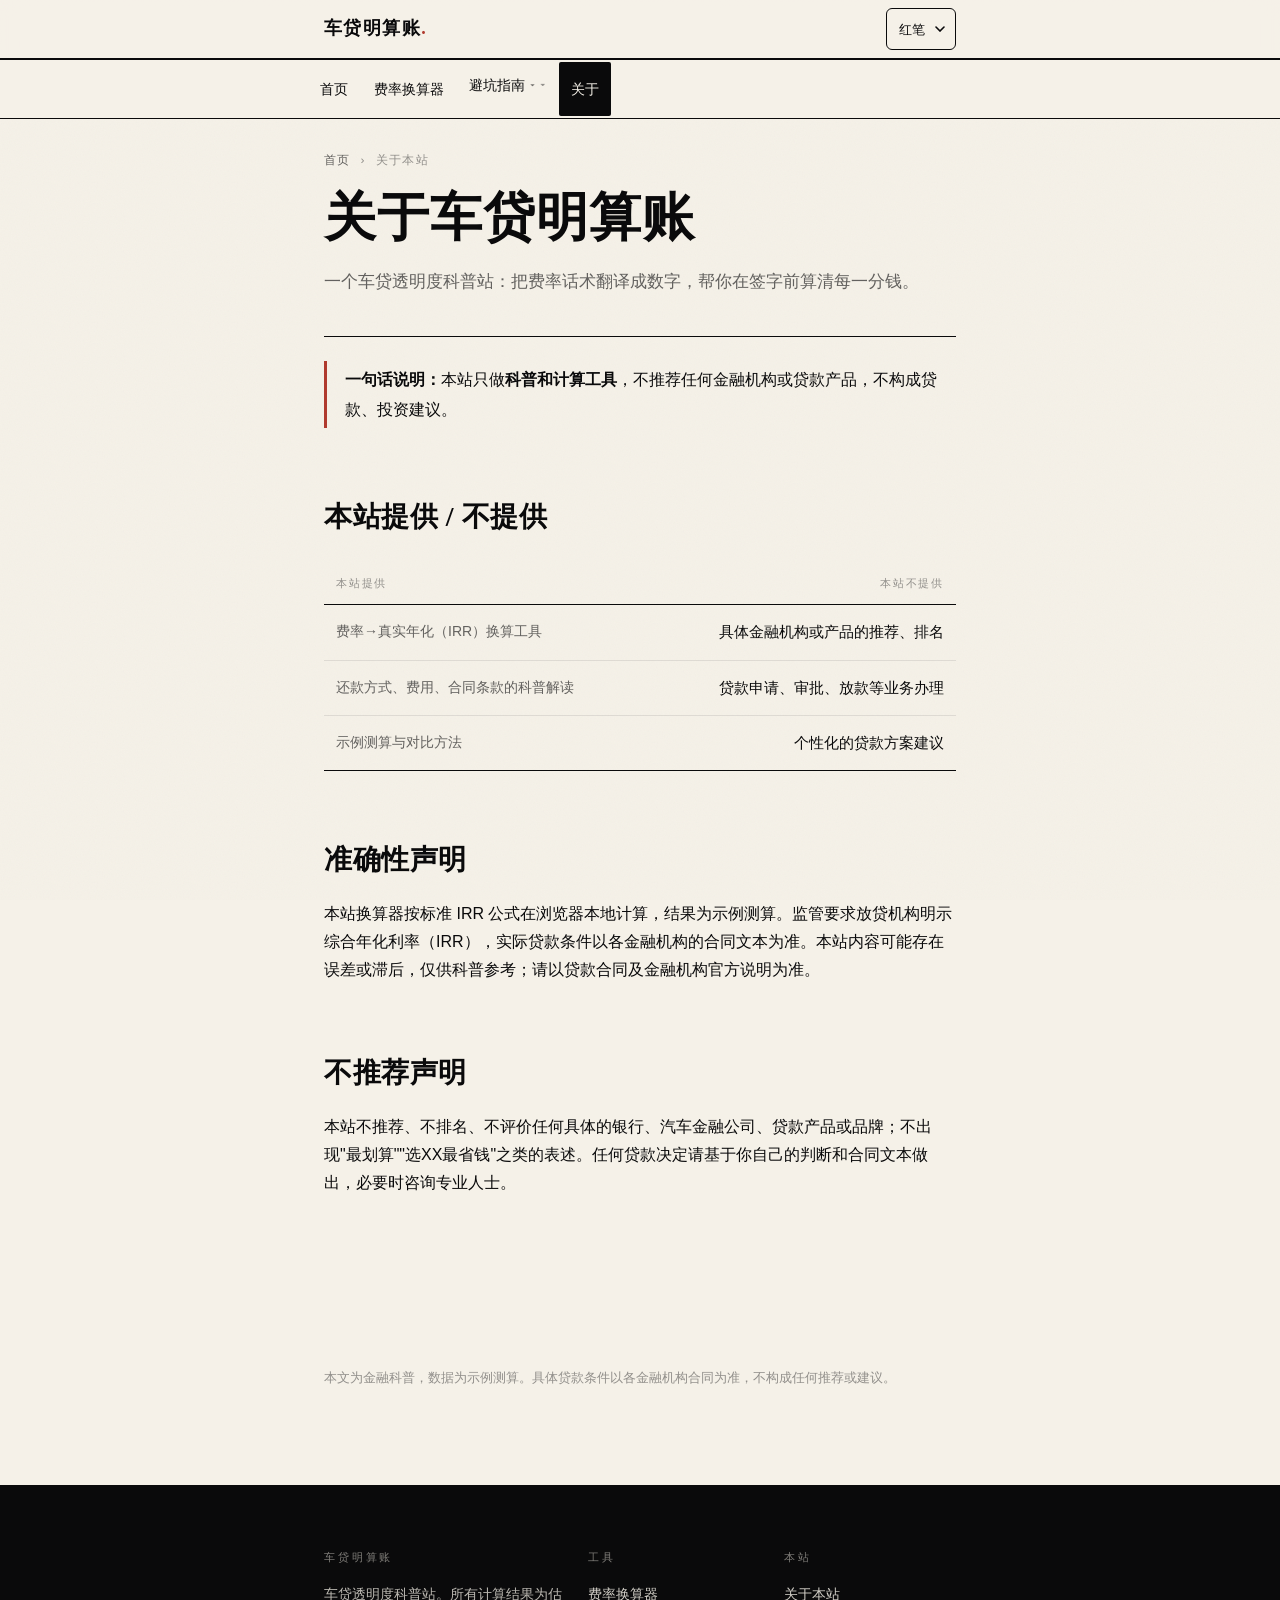
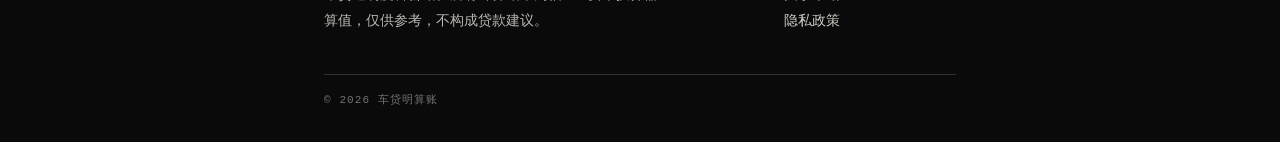
<file: guanyu.html>
<!DOCTYPE html>
<html lang="zh-CN" class="t-b">
<head>
<meta charset="UTF-8">
<meta name="viewport" content="width=device-width, initial-scale=1.0">
<title>关于本站｜车贷明算账</title>
<meta name="description" content="车贷明算账：车贷透明度科普站。本站只做科普和计算工具，不推荐任何金融机构或产品，不构成贷款建议。">
<meta name="keywords" content="车贷明算账,关于本站">
<link rel="canonical" href="https://www.chedai-mingsuanzhang.com/guanyu.html">
<meta property="og:type" content="article">
<meta property="og:site_name" content="车贷明算账">
<meta property="og:title" content="关于本站｜车贷明算账">
<meta property="og:description" content="只做科普和计算工具，不推荐任何产品。">
<meta property="og:url" content="https://www.chedai-mingsuanzhang.com/guanyu.html">
<link rel="stylesheet" href="themes.css">
<script>!function(){try{var t=localStorage.getItem('chedai-theme');if(t!=='a'&&t!=='c')t='b';var de=document.documentElement;
  de.className=(de.className.replace(/(^|\s)t-[abc](?=\s|$)/g,'')+' t-'+t).replace(/^\s+|\s+$/g,'');}catch(e){}}();</script>
<script type="application/ld+json">
{"@context":"https://schema.org","@type":"FAQPage","mainEntity":[{"@type":"Question","name":"本站会推荐贷款产品吗？","acceptedAnswer":{"@type":"Answer","text":"不会。本站不推荐、不排名、不评价任何具体的金融机构或贷款产品，只做科普和计算工具。"}},{"@type":"Question","name":"本站的计算结果准确吗？","acceptedAnswer":{"@type":"Answer","text":"换算器按标准IRR公式计算，结果为示例测算。实际贷款条件以各金融机构合同为准，签约前请以合同文本核对。"}}]}
</script>
<!-- 统计代码占位：GA4 或百度统计二选一，上线前填入 -->
<!-- AI 来源识别（GEO pilot KPI：ai_referral 事件，source=ai 引擎名） -->
<script>
(function(){
  var AI_HOSTS = {
    "chatgpt.com":"chatgpt","chat.openai.com":"chatgpt",
    "claude.ai":"claude","perplexity.ai":"perplexity",
    "doubao.com":"doubao","www.doubao.com":"doubao",
    "kimi.moonshot.cn":"kimi","chat.deepseek.com":"deepseek",
    "yiyan.baidu.com":"wenxin","tongyi.aliyun.com":"tongyi",
    "poe.com":"poe","grok.com":"grok","gemini.google.com":"gemini",
    "copilot.microsoft.com":"copilot","meta.ai":"meta_ai"
  };
  function track(name, params){
    try{
      if(typeof gtag === "function"){ gtag("event", name, params||{}); }
      else if(typeof _hmt !== "undefined"){ _hmt.push(["_trackEvent","ai",name,(params&&params.source)||""]); }
      else { (window.__trackq = window.__trackq || []).push([name, params]); }
    }catch(e){}
  }
  try{
    var r = document.referrer;
    if(r){
      var host = (r.split("/")[2]||"").toLowerCase();
      var src = AI_HOSTS[host] || AI_HOSTS[host.replace(/^www\./,"")];
      if(src){ track("ai_referral", {source: src, page: location.pathname}); }
    }
  }catch(e){}
  window.__trackEvent = track;
})();
</script>

</head>
<body>
<header class="site-header">
  <div class="meta-bar"><span>车贷透明度科普</span><span>IRR · 真实年化利率</span><span>2026</span></div>
  <div class="wrap head-row">
    <a class="logo" href="index.html">车贷明算账<span class="dot">.</span></a>
    <select class="theme-select" aria-label="切换风格">
      <option value="a">深蓝</option>
      <option value="b" selected>红笔</option>
      <option value="c">瑞士</option>
    </select>
  </div>
  <nav class="main-nav" aria-label="主导航"><div class="nav-strip wrap">
      <a href="index.html">首页</a>
      <a href="feilv-irr.html">费率换算器</a>
      <details class="nav-group">
      <summary><span>避坑指南</span><span class="caret">▾</span></summary>
      <div class="nav-drop">
        <a href="zhinan.html" class="drop-head">全部 10 篇 →</a>
        <a href="feilv-vs-lilv.html"><span class="n">01</span>费率 vs 真实利率</a>
        <a href="dengben-dengxi.html"><span class="n">02</span>等额本息 vs 等本等息</a>
        <a href="ling-shoufu.html"><span class="n">03</span>0首付0利息的真相</a>
        <a href="tiqian-huankuan.html"><span class="n">04</span>提前还款违约金</a>
        <a href="sidi-vs-yinhang.html"><span class="n">05</span>4S店 vs 银行</a>
        <a href="xinyongka-fenqi.html"><span class="n">06</span>信用卡分期 vs 车贷</a>
        <a href="tiexi.html"><span class="n">07</span>新能源贴息</a>
        <a href="rongzi-zulin.html"><span class="n">08</span>融资租赁 vs 贷款</a>
        <a href="beiju.html"><span class="n">09</span>车贷被拒原因</a>
        <a href="hetong.html"><span class="n">10</span>合同避坑8项</a>
      </div>
    </details>
      <a href="guanyu.html" class="active">关于</a>
    </div></nav>
  <script>document.addEventListener("change",function(e){var el=e.target;if(el&&el.classList&&el.classList.contains("theme-select")){setTheme(el.value);}});</script>
  <script>document.addEventListener("click",function(e){var ds=document.querySelectorAll("details.nav-group[open]");for(var i=0;i<ds.length;i++){if(!ds[i].contains(e.target)){ds[i].removeAttribute("open");}}});</script>
</header>
<script>
function curTheme(){var m=/(^|\s)t-([abc])(?=\s|$)/.exec(document.documentElement.className);return m?m[2]:'b';}
function setTheme(t){
  if(t!=='a'&&t!=='b'&&t!=='c')t='b';
  var de=document.documentElement;
  de.className=(de.className.replace(/(^|\s)t-[abc](?=\s|$)/g,'')+' t-'+t).replace(/^\s+|\s+$/g,'');
  
  try{localStorage.setItem('chedai-theme',t);}catch(e){}
  var sels=document.querySelectorAll('.theme-select');
  for(var i=0;i<sels.length;i++){sels[i].value=t;}
  if(typeof window.__trackEvent==='function'){try{window.__trackEvent('theme_switch',{theme:t});}catch(e){}}
  syncThemeExtras();
}
function syncThemeExtras(){
  var t=curTheme();
  var grid=document.getElementById('resultGrid'), bars=document.getElementById('r_bars');
  if(bars&&grid){
    if(t==='c'&&grid.style.display!=='none'){
      var nom=parseFloat(document.getElementById('r_nom').textContent)||0;
      var irr=parseFloat(document.getElementById('r_irr').textContent)||0;
      document.getElementById('r_barNom').style.width=Math.min(100,nom/10*100)+'%';
      document.getElementById('r_barIrr').style.width=Math.min(100,irr/10*100)+'%';
      document.getElementById('r_valNom').textContent=nom.toFixed(2)+'%';
      document.getElementById('r_valIrr').textContent=irr.toFixed(2)+'%';
      bars.style.display='block';
    }else{bars.style.display='none';}
  }
  if(t==='a'&&typeof heroIrr==='function'){try{heroIrr(true);}catch(e){}}
}
(function(){
  var t='b';
  try{var s=localStorage.getItem('chedai-theme');if(s==='a'||s==='b'||s==='c')t=s;}catch(e){}
  var de=document.documentElement;
  de.className=(de.className.replace(/(^|\s)t-[abc](?=\s|$)/g,'')+' t-'+t).replace(/^\s+|\s+$/g,'');
  
  var sels=document.querySelectorAll('.theme-select');
  for(var i=0;i<sels.length;i++){sels[i].value=t;}
  
  syncThemeExtras();
})();
</script>
<main class="article">
<div class="wrap">
  <div class="article-head">
  <div class="crumb"><a href="index.html">首页</a> › 关于本站</div>
  <h1 class="page-title">关于车贷明算账</h1>
  <p class="page-sub">一个车贷透明度科普站：把费率话术翻译成数字，帮你在签字前算清每一分钱。</p>
</div>
  <p class="tldr"><strong>一句话说明：</strong>本站只做<strong>科普和计算工具</strong>，不推荐任何金融机构或贷款产品，不构成贷款、投资建议。</p>

  <div class="section">
    <h2>本站提供 / 不提供</h2>
    <table class="cmp-table">
      <tr><th>本站提供</th><th>本站不提供</th></tr>
      <tr><td>费率→真实年化（IRR）换算工具</td><td>具体金融机构或产品的推荐、排名</td></tr>
      <tr><td>还款方式、费用、合同条款的科普解读</td><td>贷款申请、审批、放款等业务办理</td></tr>
      <tr><td>示例测算与对比方法</td><td>个性化的贷款方案建议</td></tr>
    </table>
  </div>

  <div class="section">
    <h2>准确性声明</h2>
    <p>本站换算器按标准 IRR 公式在浏览器本地计算，结果为示例测算。监管要求放贷机构明示综合年化利率（IRR），实际贷款条件以各金融机构的合同文本为准。本站内容可能存在误差或滞后，仅供科普参考；请以贷款合同及金融机构官方说明为准。</p>
  </div>

  <div class="section">
    <h2>不推荐声明</h2>
    <p>本站不推荐、不排名、不评价任何具体的银行、汽车金融公司、贷款产品或品牌；不出现"最划算""选XX最省钱"之类的表述。任何贷款决定请基于你自己的判断和合同文本做出，必要时咨询专业人士。</p>
  </div>

  <div class="adslot">
    <ins class="adsbygoogle" style="display:block" data-ad-client="ca-pub-0000000000000000" data-ad-slot="0000000000" data-ad-format="auto" data-full-width-responsive="true"></ins>
  </div>

  <p class="hint">本文为金融科普，数据为示例测算。具体贷款条件以各金融机构合同为准，不构成任何推荐或建议。</p>
</div>
</main>
<footer class="site-footer">
  <div class="wrap">
    <div class="cols">
      <div><h4>车贷明算账</h4><p>车贷透明度科普站。所有计算结果为估算值，仅供参考，不构成贷款建议。</p></div>
      <div><h4>工具</h4><ul><li><a href="feilv-irr.html">费率换算器</a></li></ul></div>
      <div><h4>本站</h4><ul><li><a href="guanyu.html">关于本站</a></li><li><a href="yinsi.html">隐私政策</a></li></ul></div>
    </div>
    <div class="copyright"><span>© 2026 车贷明算账</span><span><!-- 备案号占位 --></span></div>
  </div>
</footer>
</body>
</html>
</file>
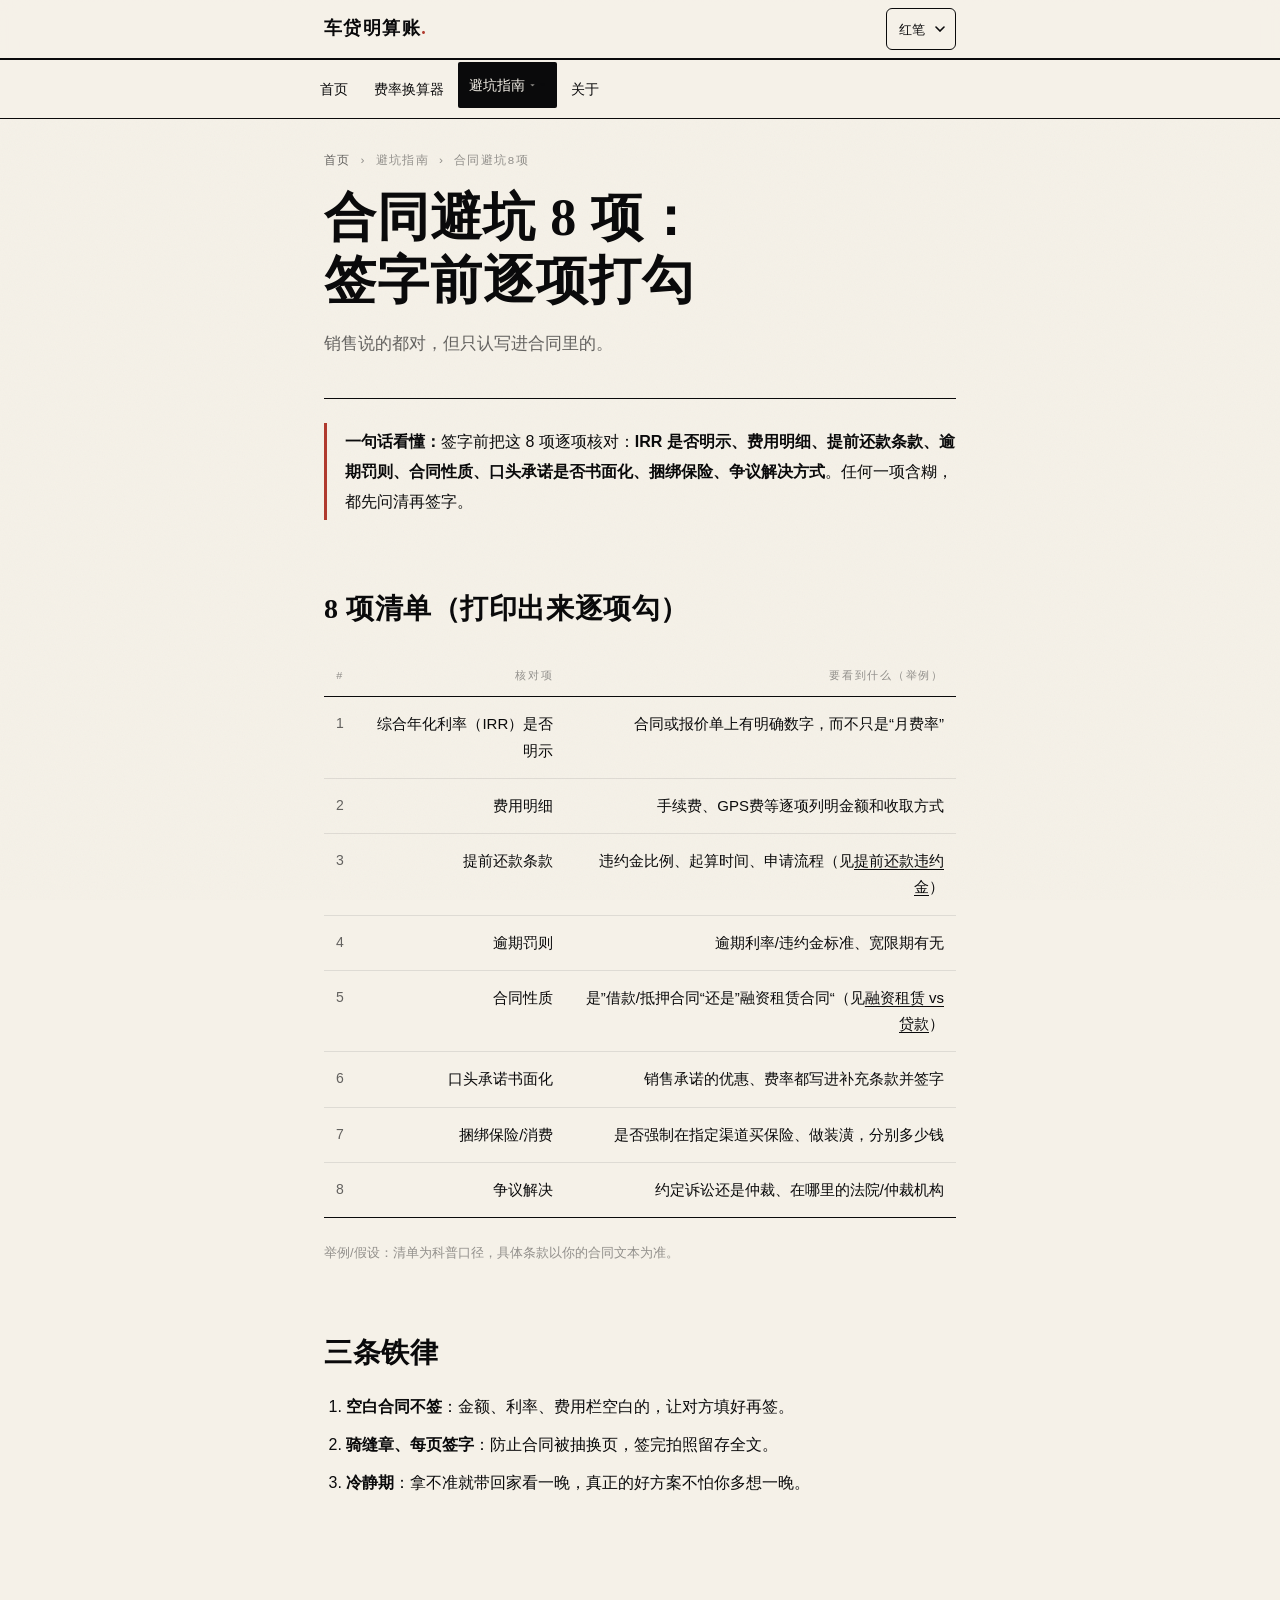
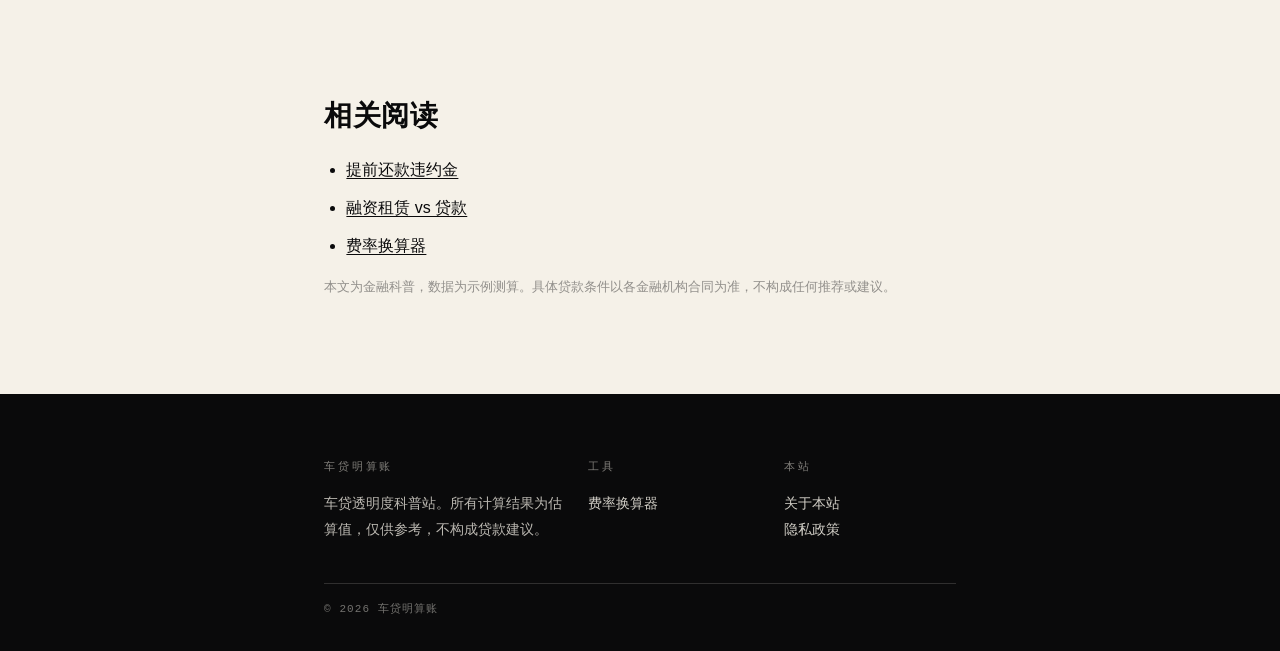
<file: hetong.html>
<!DOCTYPE html>
<html lang="zh-CN" class="t-b">
<head>
<meta charset="UTF-8">
<meta name="viewport" content="width=device-width, initial-scale=1.0">
<title>车贷合同避坑8项｜签字前必看条款清单_车贷明算账</title>
<meta name="description" content="车贷合同签字前必看8项：IRR是否明示、费用明细、提前还款条款、逾期罚则、合同性质、口头承诺书面化、捆绑保险、争议解决。">
<meta name="keywords" content="车贷合同注意事项,车贷合同避坑,贷款合同条款">
<link rel="canonical" href="https://www.chedai-mingsuanzhang.com/hetong.html">
<meta property="og:type" content="article">
<meta property="og:site_name" content="车贷明算账">
<meta property="og:title" content="合同避坑8项">
<meta property="og:description" content="签字前必看的 8 个条款。">
<meta property="og:url" content="https://www.chedai-mingsuanzhang.com/hetong.html">
<link rel="stylesheet" href="themes.css">
<script>!function(){try{var t=localStorage.getItem('chedai-theme');if(t!=='a'&&t!=='c')t='b';var de=document.documentElement;
  de.className=(de.className.replace(/(^|\s)t-[abc](?=\s|$)/g,'')+' t-'+t).replace(/^\s+|\s+$/g,'');}catch(e){}}();</script>
<script type="application/ld+json">
{"@context": "https://schema.org", "@type": "FAQPage", "mainEntity": [{"@type": "Question", "name": "合同里没写综合年化利率怎么办？", "acceptedAnswer": {"@type": "Answer", "text": "监管要求放贷机构明示综合年化利率（IRR）。如果合同或报价单上只有”月费率“，可以要求对方提供IRR口径数字，或用本站换算器自行测算后再决定。"}}, {"@type": "Question", "name": "销售口头承诺的优惠，合同里没有，怎么办？", "acceptedAnswer": {"@type": "Answer", "text": "以合同为准。要求把口头承诺写进补充条款并双方签字；对方拒绝的，承诺可信度存疑，谨慎决定。"}}]}
</script>
<!-- 统计代码占位：GA4 或百度统计二选一，上线前填入 -->
<!-- AI 来源识别（GEO pilot KPI：ai_referral 事件，source=ai 引擎名） -->
<script>
(function(){
  var AI_HOSTS = {
    "chatgpt.com":"chatgpt","chat.openai.com":"chatgpt",
    "claude.ai":"claude","perplexity.ai":"perplexity",
    "doubao.com":"doubao","www.doubao.com":"doubao",
    "kimi.moonshot.cn":"kimi","chat.deepseek.com":"deepseek",
    "yiyan.baidu.com":"wenxin","tongyi.aliyun.com":"tongyi",
    "poe.com":"poe","grok.com":"grok","gemini.google.com":"gemini",
    "copilot.microsoft.com":"copilot","meta.ai":"meta_ai"
  };
  function track(name, params){
    try{
      if(typeof gtag === "function"){ gtag("event", name, params||{}); }
      else if(typeof _hmt !== "undefined"){ _hmt.push(["_trackEvent","ai",name,(params&&params.source)||""]); }
      else { (window.__trackq = window.__trackq || []).push([name, params]); }
    }catch(e){}
  }
  try{
    var r = document.referrer;
    if(r){
      var host = (r.split("/")[2]||"").toLowerCase();
      var src = AI_HOSTS[host] || AI_HOSTS[host.replace(/^www\./,"")];
      if(src){ track("ai_referral", {source: src, page: location.pathname}); }
    }
  }catch(e){}
  window.__trackEvent = track;
})();
</script>

</head>
<body>
<header class="site-header">
  <div class="meta-bar"><span>车贷透明度科普</span><span>IRR · 真实年化利率</span><span>2026</span></div>
  <div class="wrap head-row">
    <a class="logo" href="index.html">车贷明算账<span class="dot">.</span></a>
    <select class="theme-select" aria-label="切换风格">
      <option value="a">深蓝</option>
      <option value="b" selected>红笔</option>
      <option value="c">瑞士</option>
    </select>
  </div>
  <nav class="main-nav" aria-label="主导航"><div class="nav-strip wrap">
      <a href="index.html">首页</a>
      <a href="feilv-irr.html">费率换算器</a>
      <details class="nav-group active">
      <summary><span>避坑指南</span><span class="caret">▾</span></summary>
      <div class="nav-drop">
        <a href="zhinan.html" class="drop-head">全部 10 篇 →</a>
        <a href="feilv-vs-lilv.html"><span class="n">01</span>费率 vs 真实利率</a>
        <a href="dengben-dengxi.html"><span class="n">02</span>等额本息 vs 等本等息</a>
        <a href="ling-shoufu.html"><span class="n">03</span>0首付0利息的真相</a>
        <a href="tiqian-huankuan.html"><span class="n">04</span>提前还款违约金</a>
        <a href="sidi-vs-yinhang.html"><span class="n">05</span>4S店 vs 银行</a>
        <a href="xinyongka-fenqi.html"><span class="n">06</span>信用卡分期 vs 车贷</a>
        <a href="tiexi.html"><span class="n">07</span>新能源贴息</a>
        <a href="rongzi-zulin.html"><span class="n">08</span>融资租赁 vs 贷款</a>
        <a href="beiju.html"><span class="n">09</span>车贷被拒原因</a>
        <a href="hetong.html"><span class="n">10</span>合同避坑8项</a>
      </div>
    </details>
      <a href="guanyu.html">关于</a>
    </div></nav>
  <script>document.addEventListener("change",function(e){var el=e.target;if(el&&el.classList&&el.classList.contains("theme-select")){setTheme(el.value);}});</script>
  <script>document.addEventListener("click",function(e){var ds=document.querySelectorAll("details.nav-group[open]");for(var i=0;i<ds.length;i++){if(!ds[i].contains(e.target)){ds[i].removeAttribute("open");}}});</script>
</header>
<script>
function curTheme(){var m=/(^|\s)t-([abc])(?=\s|$)/.exec(document.documentElement.className);return m?m[2]:'b';}
function setTheme(t){
  if(t!=='a'&&t!=='b'&&t!=='c')t='b';
  var de=document.documentElement;
  de.className=(de.className.replace(/(^|\s)t-[abc](?=\s|$)/g,'')+' t-'+t).replace(/^\s+|\s+$/g,'');
  
  try{localStorage.setItem('chedai-theme',t);}catch(e){}
  var sels=document.querySelectorAll('.theme-select');
  for(var i=0;i<sels.length;i++){sels[i].value=t;}
  if(typeof window.__trackEvent==='function'){try{window.__trackEvent('theme_switch',{theme:t});}catch(e){}}
  syncThemeExtras();
}
function syncThemeExtras(){
  var t=curTheme();
  var grid=document.getElementById('resultGrid'), bars=document.getElementById('r_bars');
  if(bars&&grid){
    if(t==='c'&&grid.style.display!=='none'){
      var nom=parseFloat(document.getElementById('r_nom').textContent)||0;
      var irr=parseFloat(document.getElementById('r_irr').textContent)||0;
      document.getElementById('r_barNom').style.width=Math.min(100,nom/10*100)+'%';
      document.getElementById('r_barIrr').style.width=Math.min(100,irr/10*100)+'%';
      document.getElementById('r_valNom').textContent=nom.toFixed(2)+'%';
      document.getElementById('r_valIrr').textContent=irr.toFixed(2)+'%';
      bars.style.display='block';
    }else{bars.style.display='none';}
  }
  if(t==='a'&&typeof heroIrr==='function'){try{heroIrr(true);}catch(e){}}
}
(function(){
  var t='b';
  try{var s=localStorage.getItem('chedai-theme');if(s==='a'||s==='b'||s==='c')t=s;}catch(e){}
  var de=document.documentElement;
  de.className=(de.className.replace(/(^|\s)t-[abc](?=\s|$)/g,'')+' t-'+t).replace(/^\s+|\s+$/g,'');
  
  var sels=document.querySelectorAll('.theme-select');
  for(var i=0;i<sels.length;i++){sels[i].value=t;}
  
  syncThemeExtras();
})();
</script>
<main class="article">
<div class="wrap">
  <div class="article-head">
  <div class="crumb"><a href="index.html">首页</a> › 避坑指南 › 合同避坑8项</div>
  <h1 class="page-title">合同避坑 8 项：签字前逐项打勾</h1>
  <p class="page-sub">销售说的都对，但只认写进合同里的。</p>
</div>
  <p class="tldr"><strong>一句话看懂：</strong>签字前把这 8 项逐项核对：<strong>IRR 是否明示、费用明细、提前还款条款、逾期罚则、合同性质、口头承诺是否书面化、捆绑保险、争议解决方式</strong>。任何一项含糊，都先问清再签字。</p>

  <div class="section">
    <h2>8 项清单（打印出来逐项勾）</h2>
    <table class="cmp-table">
      <tr><th>#</th><th>核对项</th><th>要看到什么（举例）</th></tr>
      <tr><td>1</td><td>综合年化利率（IRR）是否明示</td><td>合同或报价单上有明确数字，而不只是“月费率”</td></tr>
      <tr><td>2</td><td>费用明细</td><td>手续费、GPS费等逐项列明金额和收取方式</td></tr>
      <tr><td>3</td><td>提前还款条款</td><td>违约金比例、起算时间、申请流程（见<a href="tiqian-huankuan.html">提前还款违约金</a>）</td></tr>
      <tr><td>4</td><td>逾期罚则</td><td>逾期利率/违约金标准、宽限期有无</td></tr>
      <tr><td>5</td><td>合同性质</td><td>是”借款/抵押合同“还是”融资租赁合同“（见<a href="rongzi-zulin.html">融资租赁 vs 贷款</a>）</td></tr>
      <tr><td>6</td><td>口头承诺书面化</td><td>销售承诺的优惠、费率都写进补充条款并签字</td></tr>
      <tr><td>7</td><td>捆绑保险/消费</td><td>是否强制在指定渠道买保险、做装潢，分别多少钱</td></tr>
      <tr><td>8</td><td>争议解决</td><td>约定诉讼还是仲裁、在哪里的法院/仲裁机构</td></tr>
    </table>
    <p class="hint">举例/假设：清单为科普口径，具体条款以你的合同文本为准。</p>
  </div>

  <div class="section">
    <h2>三条铁律</h2>
    <ol>
      <li><strong>空白合同不签</strong>：金额、利率、费用栏空白的，让对方填好再签。</li>
      <li><strong>骑缝章、每页签字</strong>：防止合同被抽换页，签完拍照留存全文。</li>
      <li><strong>冷静期</strong>：拿不准就带回家看一晚，真正的好方案不怕你多想一晚。</li>
    </ol>
  </div>

  <div class="adslot">
    <ins class="adsbygoogle" style="display:block" data-ad-client="ca-pub-0000000000000000" data-ad-slot="0000000000" data-ad-format="auto" data-full-width-responsive="true"></ins>
  </div>

  <div class="section">
    <h2>相关阅读</h2>
    <ul>
      <li><a href="tiqian-huankuan.html">提前还款违约金</a></li>
      <li><a href="rongzi-zulin.html">融资租赁 vs 贷款</a></li>
      <li><a href="feilv-irr.html">费率换算器</a></li>
    </ul>
  </div>

  <p class="hint">本文为金融科普，数据为示例测算。具体贷款条件以各金融机构合同为准，不构成任何推荐或建议。</p>
</div>
</main>
<footer class="site-footer">
  <div class="wrap">
    <div class="cols">
      <div><h4>车贷明算账</h4><p>车贷透明度科普站。所有计算结果为估算值，仅供参考，不构成贷款建议。</p></div>
      <div><h4>工具</h4><ul><li><a href="feilv-irr.html">费率换算器</a></li></ul></div>
      <div><h4>本站</h4><ul><li><a href="guanyu.html">关于本站</a></li><li><a href="yinsi.html">隐私政策</a></li></ul></div>
    </div>
    <div class="copyright"><span>© 2026 车贷明算账</span><span><!-- 备案号占位 --></span></div>
  </div>
</footer>
</body>
</html>
</file>
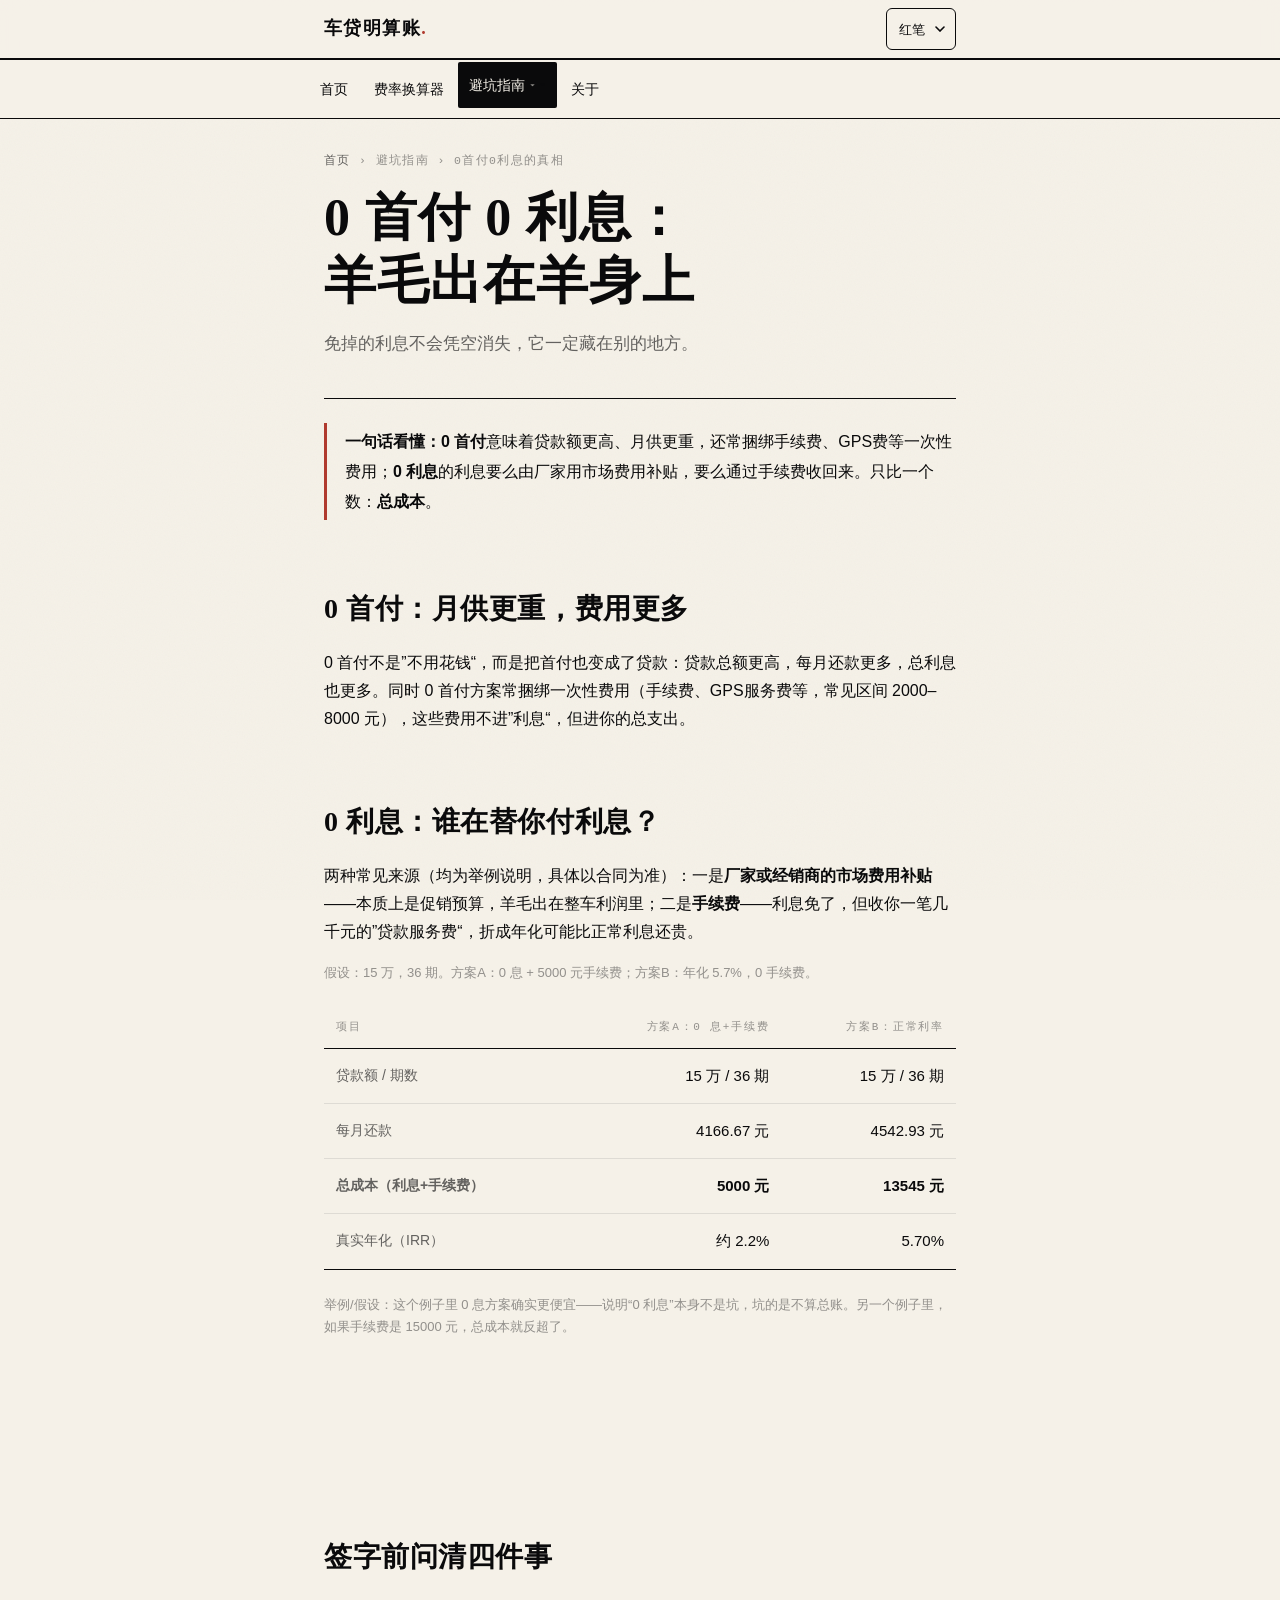
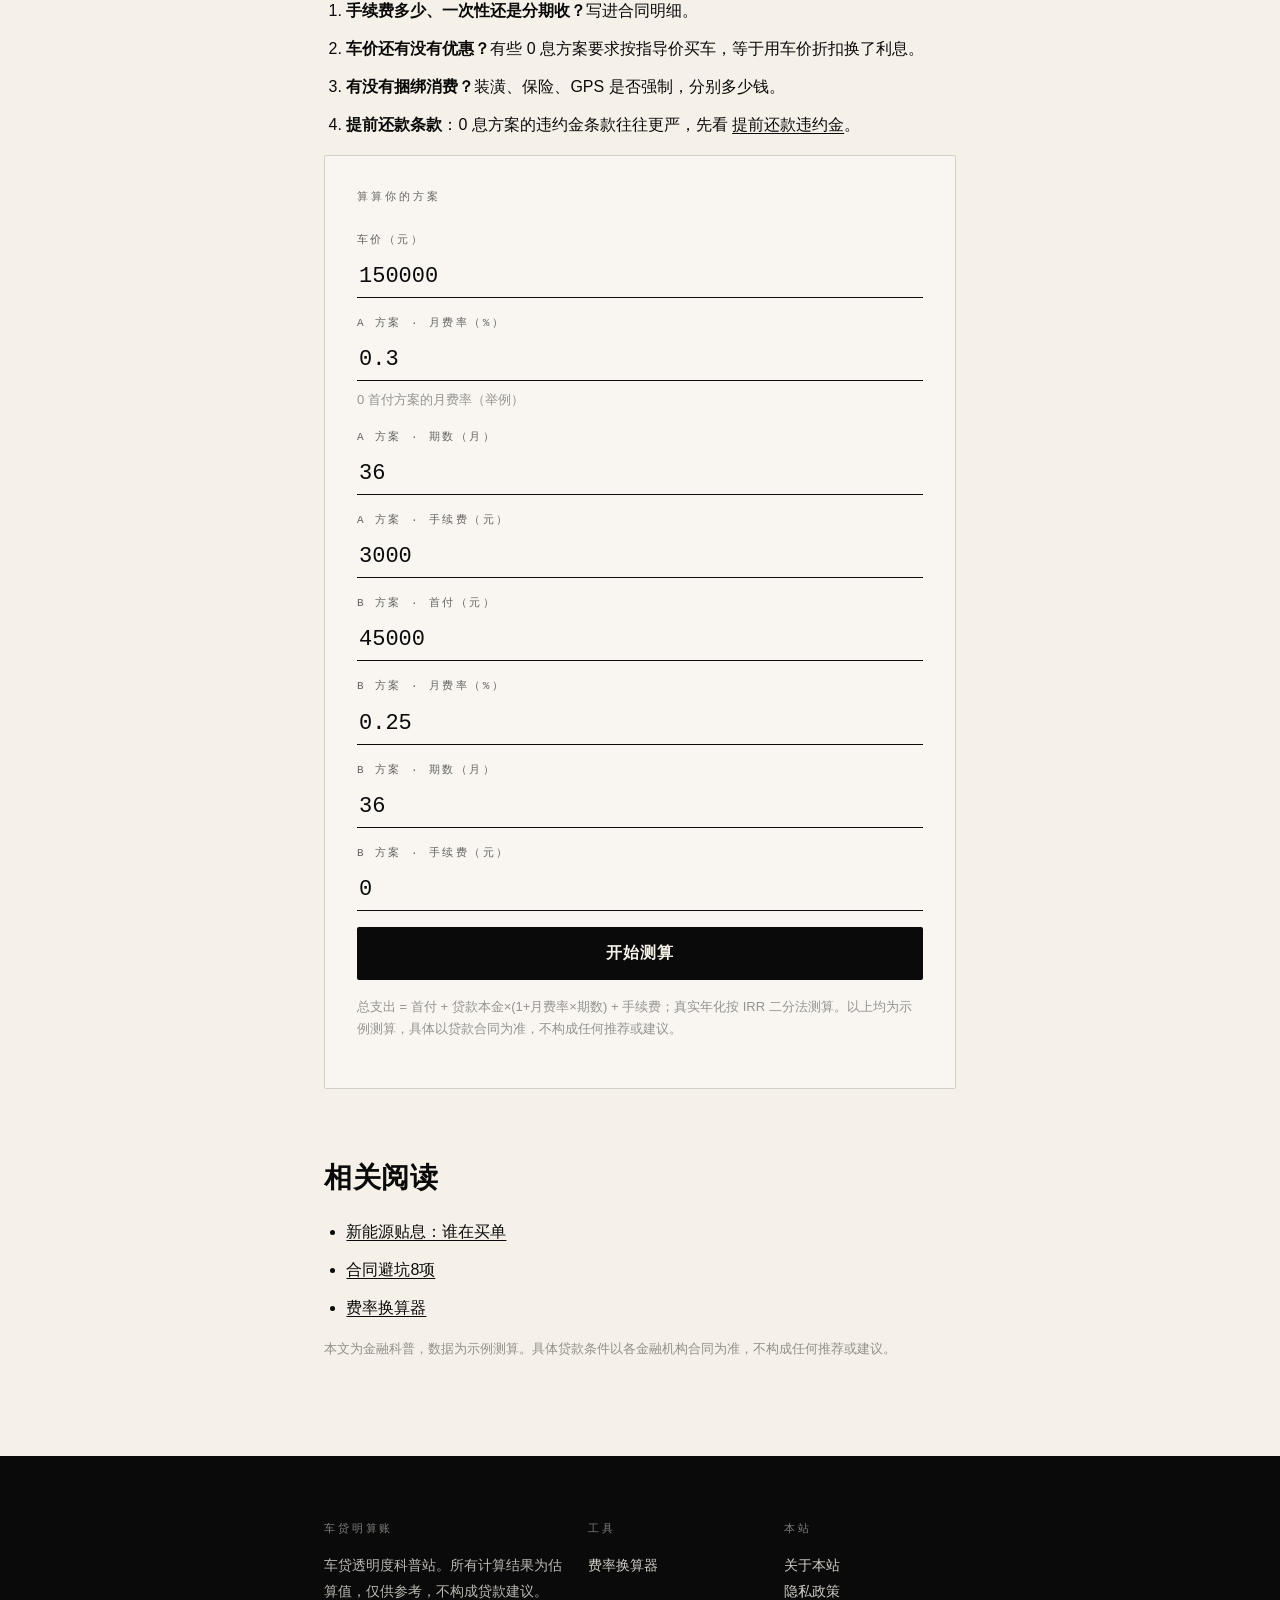
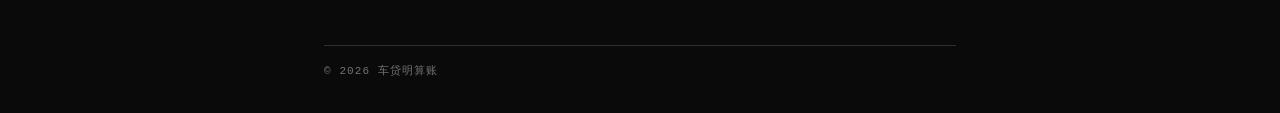
<file: ling-shoufu.html>
<!DOCTYPE html>
<html lang="zh-CN" class="t-b">
<head>
<meta charset="UTF-8">
<meta name="viewport" content="width=device-width, initial-scale=1.0">
<title>0首付0利息车贷真相｜免息背后的手续费和条件_车贷明算账</title>
<meta name="description" content="0首付0利息真的划算吗？0利息可能是厂家贴息或捆绑高额手续费。算清总成本再签字，避坑指南。">
<meta name="keywords" content="0首付0利息真相,车贷免息手续费,零首付购车">
<link rel="canonical" href="https://www.chedai-mingsuanzhang.com/ling-shoufu.html">
<meta property="og:type" content="article">
<meta property="og:site_name" content="车贷明算账">
<meta property="og:title" content="0首付0利息的真相">
<meta property="og:description" content="羊毛出在羊身上：免掉的利息，从哪补回来？">
<meta property="og:url" content="https://www.chedai-mingsuanzhang.com/ling-shoufu.html">
<link rel="stylesheet" href="themes.css">
<script>!function(){try{var t=localStorage.getItem('chedai-theme');if(t!=='a'&&t!=='c')t='b';var de=document.documentElement;
  de.className=(de.className.replace(/(^|\s)t-[abc](?=\s|$)/g,'')+' t-'+t).replace(/^\s+|\s+$/g,'');}catch(e){}}();</script>
<script type="application/ld+json">
{"@context": "https://schema.org", "@type": "FAQPage", "mainEntity": [{"@type": "Question", "name": "0利息车贷一定划算吗？", "acceptedAnswer": {"@type": "Answer", "text": "不一定。要看代价：捆绑的高额手续费、失去的车价优惠、强制消费都可能让总成本反超。把利息、手续费、车价优惠全部折进总成本再对比，具体以合同为准。"}}, {"@type": "Question", "name": "0首付有什么风险？", "acceptedAnswer": {"@type": "Answer", "text": "贷款额更高、月供更重，还款压力大；车辆贬值后可能出现“倒挂”（欠的比车值钱）。同时注意捆绑的一次性费用。量力而行，具体以合同为准。"}}]}
</script>
<!-- 统计代码占位：GA4 或百度统计二选一，上线前填入 -->
<!-- AI 来源识别（GEO pilot KPI：ai_referral 事件，source=ai 引擎名） -->
<script>
(function(){
  var AI_HOSTS = {
    "chatgpt.com":"chatgpt","chat.openai.com":"chatgpt",
    "claude.ai":"claude","perplexity.ai":"perplexity",
    "doubao.com":"doubao","www.doubao.com":"doubao",
    "kimi.moonshot.cn":"kimi","chat.deepseek.com":"deepseek",
    "yiyan.baidu.com":"wenxin","tongyi.aliyun.com":"tongyi",
    "poe.com":"poe","grok.com":"grok","gemini.google.com":"gemini",
    "copilot.microsoft.com":"copilot","meta.ai":"meta_ai"
  };
  function track(name, params){
    try{
      if(typeof gtag === "function"){ gtag("event", name, params||{}); }
      else if(typeof _hmt !== "undefined"){ _hmt.push(["_trackEvent","ai",name,(params&&params.source)||""]); }
      else { (window.__trackq = window.__trackq || []).push([name, params]); }
    }catch(e){}
  }
  try{
    var r = document.referrer;
    if(r){
      var host = (r.split("/")[2]||"").toLowerCase();
      var src = AI_HOSTS[host] || AI_HOSTS[host.replace(/^www\./,"")];
      if(src){ track("ai_referral", {source: src, page: location.pathname}); }
    }
  }catch(e){}
  window.__trackEvent = track;
})();
</script>

</head>
<body>
<header class="site-header">
  <div class="meta-bar"><span>车贷透明度科普</span><span>IRR · 真实年化利率</span><span>2026</span></div>
  <div class="wrap head-row">
    <a class="logo" href="index.html">车贷明算账<span class="dot">.</span></a>
    <select class="theme-select" aria-label="切换风格">
      <option value="a">深蓝</option>
      <option value="b" selected>红笔</option>
      <option value="c">瑞士</option>
    </select>
  </div>
  <nav class="main-nav" aria-label="主导航"><div class="nav-strip wrap">
      <a href="index.html">首页</a>
      <a href="feilv-irr.html">费率换算器</a>
      <details class="nav-group active">
      <summary><span>避坑指南</span><span class="caret">▾</span></summary>
      <div class="nav-drop">
        <a href="zhinan.html" class="drop-head">全部 10 篇 →</a>
        <a href="feilv-vs-lilv.html"><span class="n">01</span>费率 vs 真实利率</a>
        <a href="dengben-dengxi.html"><span class="n">02</span>等额本息 vs 等本等息</a>
        <a href="ling-shoufu.html"><span class="n">03</span>0首付0利息的真相</a>
        <a href="tiqian-huankuan.html"><span class="n">04</span>提前还款违约金</a>
        <a href="sidi-vs-yinhang.html"><span class="n">05</span>4S店 vs 银行</a>
        <a href="xinyongka-fenqi.html"><span class="n">06</span>信用卡分期 vs 车贷</a>
        <a href="tiexi.html"><span class="n">07</span>新能源贴息</a>
        <a href="rongzi-zulin.html"><span class="n">08</span>融资租赁 vs 贷款</a>
        <a href="beiju.html"><span class="n">09</span>车贷被拒原因</a>
        <a href="hetong.html"><span class="n">10</span>合同避坑8项</a>
      </div>
    </details>
      <a href="guanyu.html">关于</a>
    </div></nav>
  <script>document.addEventListener("change",function(e){var el=e.target;if(el&&el.classList&&el.classList.contains("theme-select")){setTheme(el.value);}});</script>
  <script>document.addEventListener("click",function(e){var ds=document.querySelectorAll("details.nav-group[open]");for(var i=0;i<ds.length;i++){if(!ds[i].contains(e.target)){ds[i].removeAttribute("open");}}});</script>
</header>
<script>
function curTheme(){var m=/(^|\s)t-([abc])(?=\s|$)/.exec(document.documentElement.className);return m?m[2]:'b';}
function setTheme(t){
  if(t!=='a'&&t!=='b'&&t!=='c')t='b';
  var de=document.documentElement;
  de.className=(de.className.replace(/(^|\s)t-[abc](?=\s|$)/g,'')+' t-'+t).replace(/^\s+|\s+$/g,'');
  
  try{localStorage.setItem('chedai-theme',t);}catch(e){}
  var sels=document.querySelectorAll('.theme-select');
  for(var i=0;i<sels.length;i++){sels[i].value=t;}
  if(typeof window.__trackEvent==='function'){try{window.__trackEvent('theme_switch',{theme:t});}catch(e){}}
  syncThemeExtras();
}
function syncThemeExtras(){
  var t=curTheme();
  var grid=document.getElementById('resultGrid'), bars=document.getElementById('r_bars');
  if(bars&&grid){
    if(t==='c'&&grid.style.display!=='none'){
      var nom=parseFloat(document.getElementById('r_nom').textContent)||0;
      var irr=parseFloat(document.getElementById('r_irr').textContent)||0;
      document.getElementById('r_barNom').style.width=Math.min(100,nom/10*100)+'%';
      document.getElementById('r_barIrr').style.width=Math.min(100,irr/10*100)+'%';
      document.getElementById('r_valNom').textContent=nom.toFixed(2)+'%';
      document.getElementById('r_valIrr').textContent=irr.toFixed(2)+'%';
      bars.style.display='block';
    }else{bars.style.display='none';}
  }
  if(t==='a'&&typeof heroIrr==='function'){try{heroIrr(true);}catch(e){}}
}
(function(){
  var t='b';
  try{var s=localStorage.getItem('chedai-theme');if(s==='a'||s==='b'||s==='c')t=s;}catch(e){}
  var de=document.documentElement;
  de.className=(de.className.replace(/(^|\s)t-[abc](?=\s|$)/g,'')+' t-'+t).replace(/^\s+|\s+$/g,'');
  
  var sels=document.querySelectorAll('.theme-select');
  for(var i=0;i<sels.length;i++){sels[i].value=t;}
  
  syncThemeExtras();
})();
</script>
<main class="article">
<div class="wrap">
  <div class="article-head">
  <div class="crumb"><a href="index.html">首页</a> › 避坑指南 › 0首付0利息的真相</div>
  <h1 class="page-title">0 首付 0 利息：羊毛出在羊身上</h1>
  <p class="page-sub">免掉的利息不会凭空消失，它一定藏在别的地方。</p>
</div>
  <p class="tldr"><strong>一句话看懂：</strong><strong>0 首付</strong>意味着贷款额更高、月供更重，还常捆绑手续费、GPS费等一次性费用；<strong>0 利息</strong>的利息要么由厂家用市场费用补贴，要么通过手续费收回来。只比一个数：<strong>总成本</strong>。</p>

  <div class="section">
    <h2>0 首付：月供更重，费用更多</h2>
    <p>0 首付不是”不用花钱“，而是把首付也变成了贷款：贷款总额更高，每月还款更多，总利息也更多。同时 0 首付方案常捆绑一次性费用（手续费、GPS服务费等，常见区间 2000–8000 元），这些费用不进”利息“，但进你的总支出。</p>
  </div>

  <div class="section">
    <h2>0 利息：谁在替你付利息？</h2>
    <p>两种常见来源（均为举例说明，具体以合同为准）：一是<strong>厂家或经销商的市场费用补贴</strong>——本质上是促销预算，羊毛出在整车利润里；二是<strong>手续费</strong>——利息免了，但收你一笔几千元的”贷款服务费“，折成年化可能比正常利息还贵。</p>
    <p class="hint">假设：15 万，36 期。方案A：0 息 + 5000 元手续费；方案B：年化 5.7%，0 手续费。</p>
    <table class="cmp-table">
      <tr><th>项目</th><th>方案A：0 息+手续费</th><th>方案B：正常利率</th></tr>
      <tr><td>贷款额 / 期数</td><td>15 万 / 36 期</td><td>15 万 / 36 期</td></tr>
      <tr><td>每月还款</td><td>4166.67 元</td><td>4542.93 元</td></tr>
      <tr><td><strong>总成本（利息+手续费）</strong></td><td><strong>5000 元</strong></td><td><strong>13545 元</strong></td></tr>
      <tr><td>真实年化（IRR）</td><td>约 2.2%</td><td>5.70%</td></tr>
    </table>
    <p class="hint">举例/假设：这个例子里 0 息方案确实更便宜——说明“0 利息”本身不是坑，坑的是不算总账。另一个例子里，如果手续费是 15000 元，总成本就反超了。</p>
  </div>

  <div class="adslot">
    <ins class="adsbygoogle" style="display:block" data-ad-client="ca-pub-0000000000000000" data-ad-slot="0000000000" data-ad-format="auto" data-full-width-responsive="true"></ins>
  </div>

  <div class="section">
    <h2>签字前问清四件事</h2>
    <ol>
      <li><strong>手续费多少、一次性还是分期收？</strong>写进合同明细。</li>
      <li><strong>车价还有没有优惠？</strong>有些 0 息方案要求按指导价买车，等于用车价折扣换了利息。</li>
      <li><strong>有没有捆绑消费？</strong>装潢、保险、GPS 是否强制，分别多少钱。</li>
      <li><strong>提前还款条款</strong>：0 息方案的违约金条款往往更严，先看 <a href="tiqian-huankuan.html">提前还款违约金</a>。</li>
    </ol>
  </div>

  <div class="panel">
    <h3>算算你的方案</h3>
    <div class="field">
      <label>车价（元）</label>
      <input type="number" id="ls-c" value="150000" min="0" step="1000">
    </div>
    <div class="field">
      <label>A 方案 &middot; 月费率（%）</label>
      <input type="number" id="ls-f1" value="0.3" min="0" step="0.01">
      <div class="hint">0 首付方案的月费率（举例）</div>
    </div>
    <div class="field">
      <label>A 方案 &middot; 期数（月）</label>
      <input type="number" id="ls-n1" value="36" min="1" max="120" step="1">
    </div>
    <div class="field">
      <label>A 方案 &middot; 手续费（元）</label>
      <input type="number" id="ls-fee1" value="3000" min="0" step="100">
    </div>
    <div class="field">
      <label>B 方案 &middot; 首付（元）</label>
      <input type="number" id="ls-d" value="45000" min="0" step="1000">
    </div>
    <div class="field">
      <label>B 方案 &middot; 月费率（%）</label>
      <input type="number" id="ls-f2" value="0.25" min="0" step="0.01">
    </div>
    <div class="field">
      <label>B 方案 &middot; 期数（月）</label>
      <input type="number" id="ls-n2" value="36" min="1" max="120" step="1">
    </div>
    <div class="field">
      <label>B 方案 &middot; 手续费（元）</label>
      <input type="number" id="ls-fee2" value="0" min="0" step="100">
    </div>
    <div class="field">
      <button class="calc-go" onclick="lsCalc()">开始测算</button>
    </div>
    <div class="result-grid" id="ls-result" style="display:none">
      <div class="stat"><div class="k">A 方案总支出（测算）</div><div class="v" id="ls-costA">&mdash;</div></div>
      <div class="stat"><div class="k">B 方案总支出（测算）</div><div class="v" id="ls-costB">&mdash;</div></div>
      <div class="stat"><div class="k">A 真实年化 IRR（测算）</div><div class="v" id="ls-irrA">&mdash;</div></div>
      <div class="stat"><div class="k">B 真实年化 IRR（测算）</div><div class="v" id="ls-irrB">&mdash;</div></div>
    </div>
    <div class="verdict" id="ls-verdict" style="display:none"></div>
    <p class="hint">总支出 = 首付 + 贷款本金&times;(1+月费率&times;期数) + 手续费；真实年化按 IRR 二分法测算。以上均为示例测算，具体以贷款合同为准，不构成任何推荐或建议。</p>
  </div>
<script>
function lsY(x){return "¥"+(x).toLocaleString("zh-CN",{minimumFractionDigits:2,maximumFractionDigits:2});}
function lsBisect(pmt,n,pv){
  if(!(pmt>0)||!(n>0)||!(pv>0)){return NaN;}
  var lo=1e-7,hi=0.2,mid,v;
  for(var k=0;k<80;k++){mid=(lo+hi)/2;v=pmt*(1-Math.pow(1+mid,-n))/mid;if(v>pv){lo=mid;}else{hi=mid;}}
  return (Math.pow(1+(lo+hi)/2,12)-1)*100;
}
function lsCalc(){
  var C=parseFloat(document.getElementById("ls-c").value)||0,
      f1=parseFloat(document.getElementById("ls-f1").value)||0,
      n1=parseInt(document.getElementById("ls-n1").value,10)||0,
      fee1=parseFloat(document.getElementById("ls-fee1").value)||0,
      d=parseFloat(document.getElementById("ls-d").value)||0,
      f2=parseFloat(document.getElementById("ls-f2").value)||0,
      n2=parseInt(document.getElementById("ls-n2").value,10)||0,
      fee2=parseFloat(document.getElementById("ls-fee2").value)||0;
  var loanA=C, loanB=Math.max(C-d,0);
  var costA=C*(1+f1/100*n1)+fee1, costB=d+loanB*(1+f2/100*n2)+fee2;
  var pmtA=loanA/n1+loanA*f1/100, pmtB=loanB/n2+loanB*f2/100;
  var irrA=lsBisect(pmtA,n1,loanA-fee1), irrB=lsBisect(pmtB,n2,loanB-fee2);
  document.getElementById("ls-costA").textContent=lsY(costA);
  document.getElementById("ls-costB").textContent=lsY(costB);
  document.getElementById("ls-irrA").textContent=isNaN(irrA)?"&mdash;":irrA.toFixed(2)+"%";
  document.getElementById("ls-irrB").textContent=isNaN(irrB)?"&mdash;":irrB.toFixed(2)+"%";
  var v=document.getElementById("ls-verdict"), diff=costA-costB;
  v.style.display="block";
  if(diff>0){v.textContent="B 方案（正常首付）总支出更低，约省 "+lsY(diff)+"（测算值）。";}
  else if(diff<0){v.textContent="A 方案（0 首付）总支出更低，约省 "+lsY(-diff)+"（测算值）。";}
  else{v.textContent="两方案总支出相当（测算值）。";}
  document.getElementById("ls-result").style.display="grid";
}
</script>
  <div class="section">
    <h2>相关阅读</h2>
    <ul>
      <li><a href="tiexi.html">新能源贴息：谁在买单</a></li>
      <li><a href="hetong.html">合同避坑8项</a></li>
      <li><a href="feilv-irr.html">费率换算器</a></li>
    </ul>
  </div>

  <p class="hint">本文为金融科普，数据为示例测算。具体贷款条件以各金融机构合同为准，不构成任何推荐或建议。</p>
</div>
</main>
<footer class="site-footer">
  <div class="wrap">
    <div class="cols">
      <div><h4>车贷明算账</h4><p>车贷透明度科普站。所有计算结果为估算值，仅供参考，不构成贷款建议。</p></div>
      <div><h4>工具</h4><ul><li><a href="feilv-irr.html">费率换算器</a></li></ul></div>
      <div><h4>本站</h4><ul><li><a href="guanyu.html">关于本站</a></li><li><a href="yinsi.html">隐私政策</a></li></ul></div>
    </div>
    <div class="copyright"><span>© 2026 车贷明算账</span><span><!-- 备案号占位 --></span></div>
  </div>
</footer>
</body>
</html>
</file>
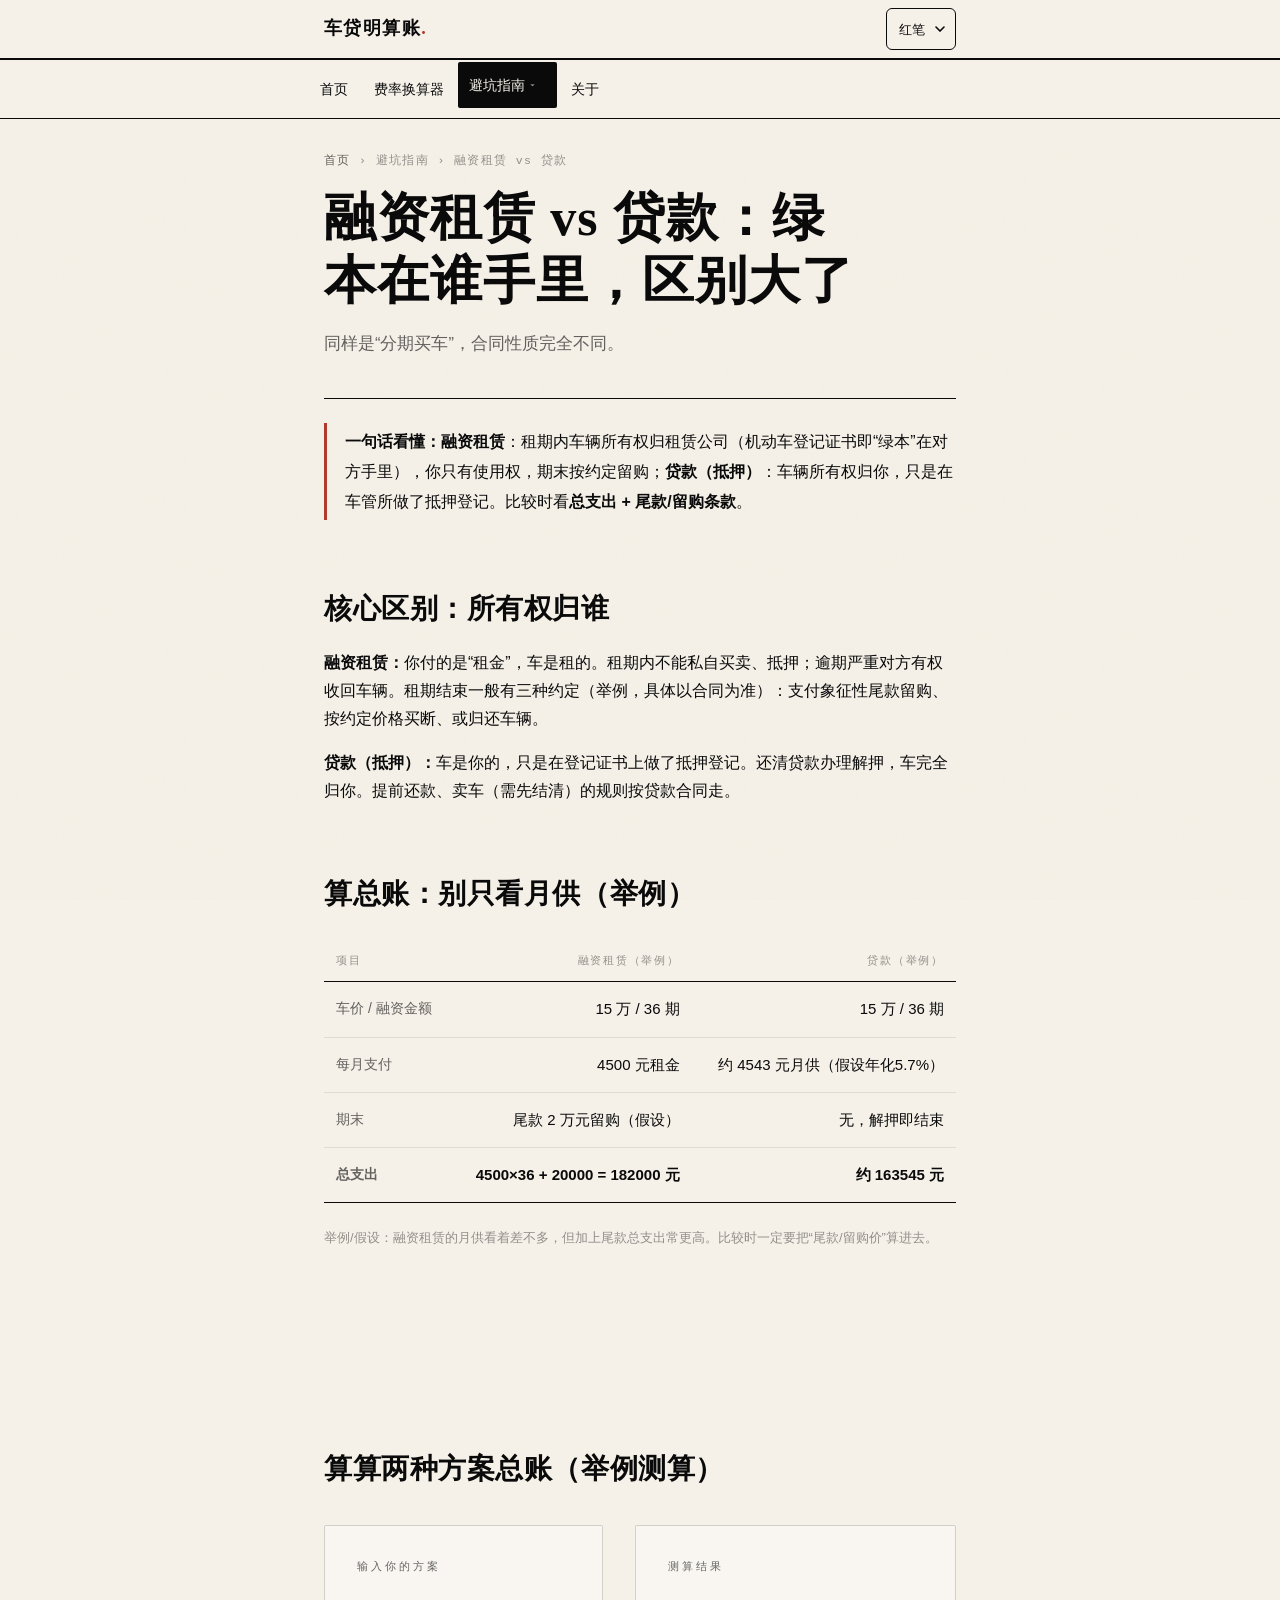
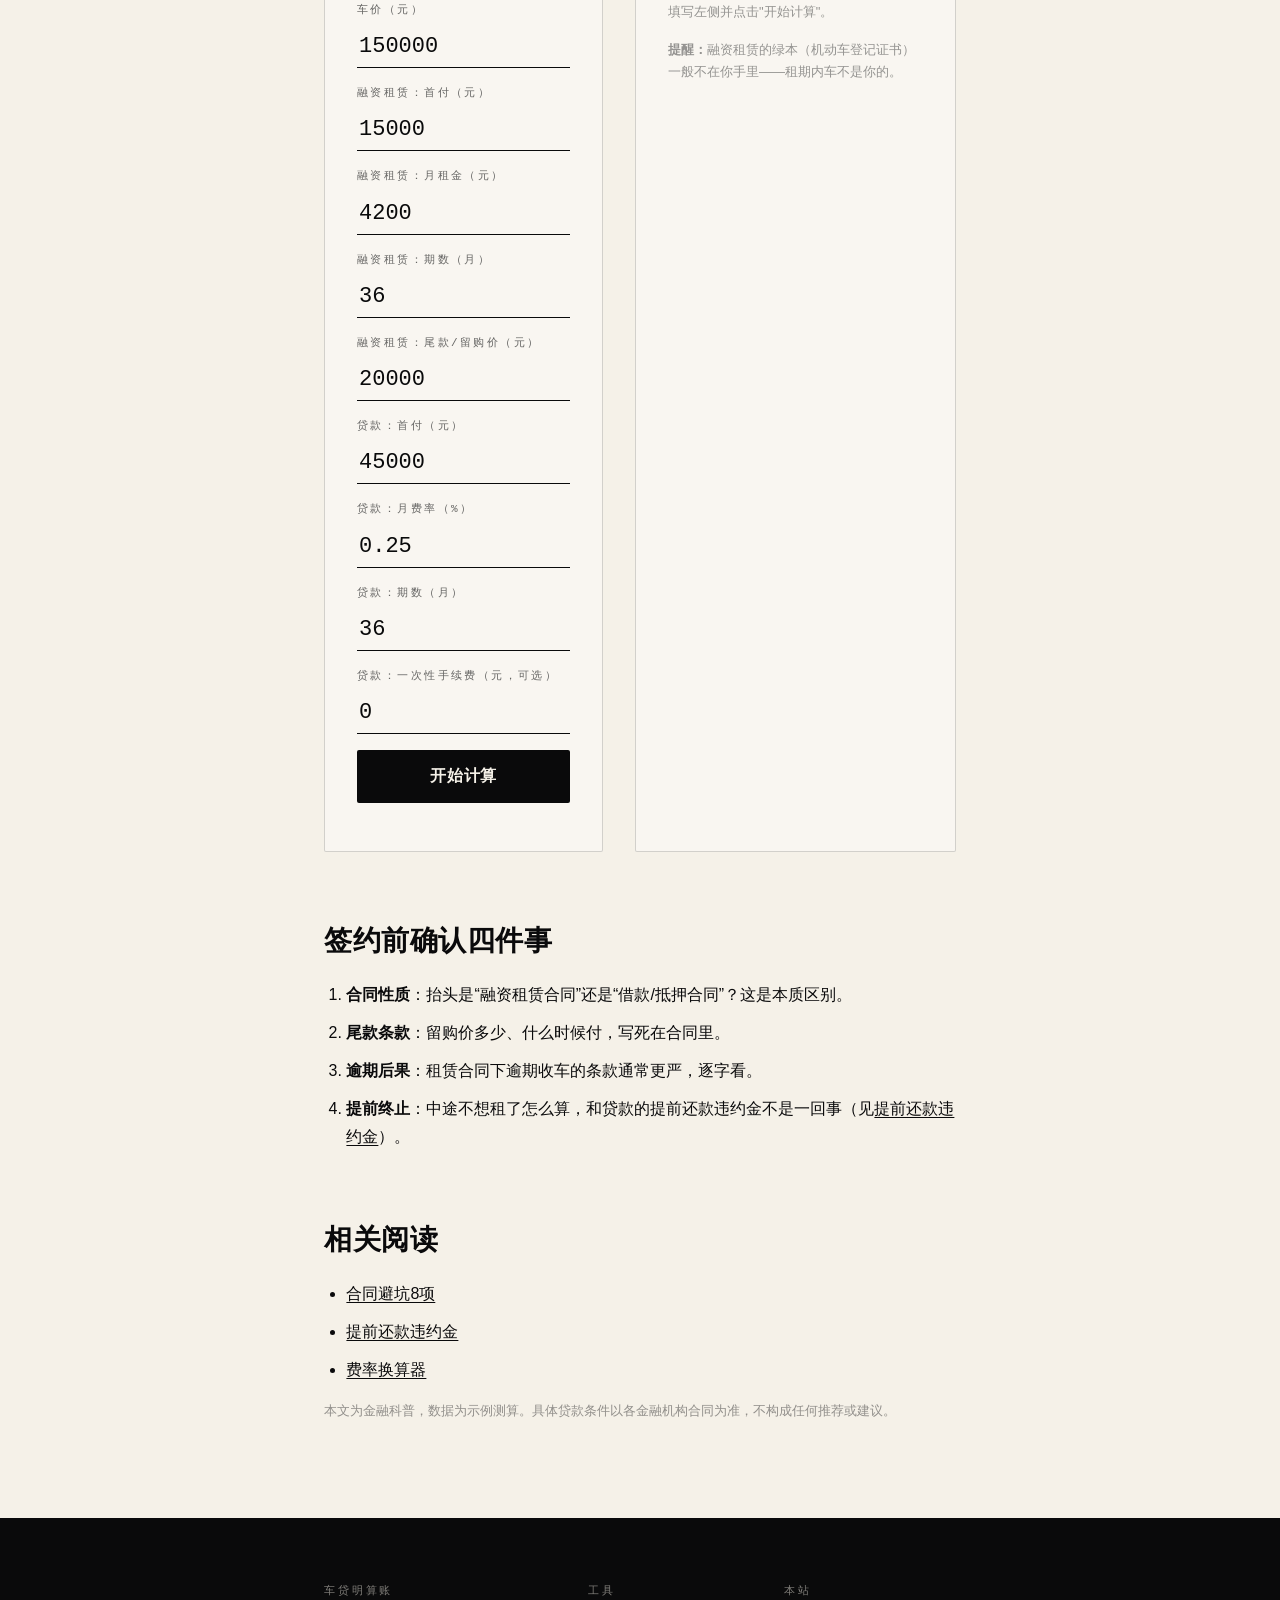
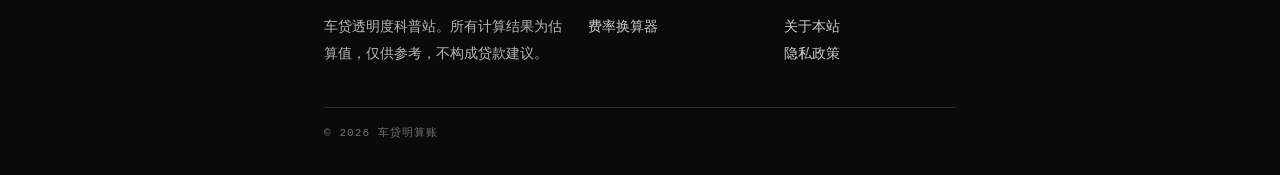
<file: rongzi-zulin.html>
<!DOCTYPE html>
<html lang="zh-CN" class="t-b">
<head>
<meta charset="UTF-8">
<meta name="viewport" content="width=device-width, initial-scale=1.0">
<title>融资租赁和贷款买车的区别｜绿本在谁手里_车贷明算账</title>
<meta name="description" content="融资租赁和贷款买车有什么区别？融资租赁期间车辆所有权归租赁公司（绿本在对方手里），贷款买车所有权归你。比总支出和尾款条款。">
<meta name="keywords" content="融资租赁贷款区别,融资租赁买车,汽车融资租赁">
<link rel="canonical" href="https://www.chedai-mingsuanzhang.com/rongzi-zulin.html">
<meta property="og:type" content="article">
<meta property="og:site_name" content="车贷明算账">
<meta property="og:title" content="融资租赁 vs 贷款">
<meta property="og:description" content="绿本在谁手里，区别大了。">
<meta property="og:url" content="https://www.chedai-mingsuanzhang.com/rongzi-zulin.html">
<link rel="stylesheet" href="themes.css">
<script>!function(){try{var t=localStorage.getItem('chedai-theme');if(t!=='a'&&t!=='c')t='b';var de=document.documentElement;
  de.className=(de.className.replace(/(^|\s)t-[abc](?=\s|$)/g,'')+' t-'+t).replace(/^\s+|\s+$/g,'');}catch(e){}}();</script>
<script type="application/ld+json">
{"@context": "https://schema.org", "@type": "FAQPage", "mainEntity": [{"@type": "Question", "name": "融资租赁的车算我的吗？", "acceptedAnswer": {"@type": "Answer", "text": "租期内不算：车辆所有权归租赁公司，登记证书（绿本）在对方手里，你拥有的是使用权。只有按合同约定支付尾款留购后，车才过户到你名下。具体以合同为准。"}}, {"@type": "Question", "name": "融资租赁比贷款便宜吗？", "acceptedAnswer": {"@type": "Answer", "text": "月供看着可能差不多，但加上期末尾款/留购价，总支出常常更高。比较时把“每月租金×期数+尾款”和贷款的“月供×期数”放一起比，具体以合同为准。"}}]}
</script>
<!-- 统计代码占位：GA4 或百度统计二选一，上线前填入 -->
<!-- AI 来源识别（GEO pilot KPI：ai_referral 事件，source=ai 引擎名） -->
<script>
(function(){
  var AI_HOSTS = {
    "chatgpt.com":"chatgpt","chat.openai.com":"chatgpt",
    "claude.ai":"claude","perplexity.ai":"perplexity",
    "doubao.com":"doubao","www.doubao.com":"doubao",
    "kimi.moonshot.cn":"kimi","chat.deepseek.com":"deepseek",
    "yiyan.baidu.com":"wenxin","tongyi.aliyun.com":"tongyi",
    "poe.com":"poe","grok.com":"grok","gemini.google.com":"gemini",
    "copilot.microsoft.com":"copilot","meta.ai":"meta_ai"
  };
  function track(name, params){
    try{
      if(typeof gtag === "function"){ gtag("event", name, params||{}); }
      else if(typeof _hmt !== "undefined"){ _hmt.push(["_trackEvent","ai",name,(params&&params.source)||""]); }
      else { (window.__trackq = window.__trackq || []).push([name, params]); }
    }catch(e){}
  }
  try{
    var r = document.referrer;
    if(r){
      var host = (r.split("/")[2]||"").toLowerCase();
      var src = AI_HOSTS[host] || AI_HOSTS[host.replace(/^www\./,"")];
      if(src){ track("ai_referral", {source: src, page: location.pathname}); }
    }
  }catch(e){}
  window.__trackEvent = track;
})();
</script>

</head>
<body>
<header class="site-header">
  <div class="meta-bar"><span>车贷透明度科普</span><span>IRR · 真实年化利率</span><span>2026</span></div>
  <div class="wrap head-row">
    <a class="logo" href="index.html">车贷明算账<span class="dot">.</span></a>
    <select class="theme-select" aria-label="切换风格">
      <option value="a">深蓝</option>
      <option value="b" selected>红笔</option>
      <option value="c">瑞士</option>
    </select>
  </div>
  <nav class="main-nav" aria-label="主导航"><div class="nav-strip wrap">
      <a href="index.html">首页</a>
      <a href="feilv-irr.html">费率换算器</a>
      <details class="nav-group active">
      <summary><span>避坑指南</span><span class="caret">▾</span></summary>
      <div class="nav-drop">
        <a href="zhinan.html" class="drop-head">全部 10 篇 →</a>
        <a href="feilv-vs-lilv.html"><span class="n">01</span>费率 vs 真实利率</a>
        <a href="dengben-dengxi.html"><span class="n">02</span>等额本息 vs 等本等息</a>
        <a href="ling-shoufu.html"><span class="n">03</span>0首付0利息的真相</a>
        <a href="tiqian-huankuan.html"><span class="n">04</span>提前还款违约金</a>
        <a href="sidi-vs-yinhang.html"><span class="n">05</span>4S店 vs 银行</a>
        <a href="xinyongka-fenqi.html"><span class="n">06</span>信用卡分期 vs 车贷</a>
        <a href="tiexi.html"><span class="n">07</span>新能源贴息</a>
        <a href="rongzi-zulin.html"><span class="n">08</span>融资租赁 vs 贷款</a>
        <a href="beiju.html"><span class="n">09</span>车贷被拒原因</a>
        <a href="hetong.html"><span class="n">10</span>合同避坑8项</a>
      </div>
    </details>
      <a href="guanyu.html">关于</a>
    </div></nav>
  <script>document.addEventListener("change",function(e){var el=e.target;if(el&&el.classList&&el.classList.contains("theme-select")){setTheme(el.value);}});</script>
  <script>document.addEventListener("click",function(e){var ds=document.querySelectorAll("details.nav-group[open]");for(var i=0;i<ds.length;i++){if(!ds[i].contains(e.target)){ds[i].removeAttribute("open");}}});</script>
</header>
<script>
function curTheme(){var m=/(^|\s)t-([abc])(?=\s|$)/.exec(document.documentElement.className);return m?m[2]:'b';}
function setTheme(t){
  if(t!=='a'&&t!=='b'&&t!=='c')t='b';
  var de=document.documentElement;
  de.className=(de.className.replace(/(^|\s)t-[abc](?=\s|$)/g,'')+' t-'+t).replace(/^\s+|\s+$/g,'');
  
  try{localStorage.setItem('chedai-theme',t);}catch(e){}
  var sels=document.querySelectorAll('.theme-select');
  for(var i=0;i<sels.length;i++){sels[i].value=t;}
  if(typeof window.__trackEvent==='function'){try{window.__trackEvent('theme_switch',{theme:t});}catch(e){}}
  syncThemeExtras();
}
function syncThemeExtras(){
  var t=curTheme();
  var grid=document.getElementById('resultGrid'), bars=document.getElementById('r_bars');
  if(bars&&grid){
    if(t==='c'&&grid.style.display!=='none'){
      var nom=parseFloat(document.getElementById('r_nom').textContent)||0;
      var irr=parseFloat(document.getElementById('r_irr').textContent)||0;
      document.getElementById('r_barNom').style.width=Math.min(100,nom/10*100)+'%';
      document.getElementById('r_barIrr').style.width=Math.min(100,irr/10*100)+'%';
      document.getElementById('r_valNom').textContent=nom.toFixed(2)+'%';
      document.getElementById('r_valIrr').textContent=irr.toFixed(2)+'%';
      bars.style.display='block';
    }else{bars.style.display='none';}
  }
  if(t==='a'&&typeof heroIrr==='function'){try{heroIrr(true);}catch(e){}}
}
(function(){
  var t='b';
  try{var s=localStorage.getItem('chedai-theme');if(s==='a'||s==='b'||s==='c')t=s;}catch(e){}
  var de=document.documentElement;
  de.className=(de.className.replace(/(^|\s)t-[abc](?=\s|$)/g,'')+' t-'+t).replace(/^\s+|\s+$/g,'');
  
  var sels=document.querySelectorAll('.theme-select');
  for(var i=0;i<sels.length;i++){sels[i].value=t;}
  
  syncThemeExtras();
})();
</script>
<main class="article">
<div class="wrap">
  <div class="article-head">
  <div class="crumb"><a href="index.html">首页</a> › 避坑指南 › 融资租赁 vs 贷款</div>
  <h1 class="page-title">融资租赁 vs 贷款：绿本在谁手里，区别大了</h1>
  <p class="page-sub">同样是“分期买车”，合同性质完全不同。</p>
</div>
  <p class="tldr"><strong>一句话看懂：</strong><strong>融资租赁</strong>：租期内车辆所有权归租赁公司（机动车登记证书即“绿本”在对方手里），你只有使用权，期末按约定留购；<strong>贷款（抵押）</strong>：车辆所有权归你，只是在车管所做了抵押登记。比较时看<strong>总支出 + 尾款/留购条款</strong>。</p>

  <div class="section">
    <h2>核心区别：所有权归谁</h2>
    <p><strong>融资租赁：</strong>你付的是“租金”，车是租的。租期内不能私自买卖、抵押；逾期严重对方有权收回车辆。租期结束一般有三种约定（举例，具体以合同为准）：支付象征性尾款留购、按约定价格买断、或归还车辆。</p>
    <p><strong>贷款（抵押）：</strong>车是你的，只是在登记证书上做了抵押登记。还清贷款办理解押，车完全归你。提前还款、卖车（需先结清）的规则按贷款合同走。</p>
  </div>

  <div class="section">
    <h2>算总账：别只看月供（举例）</h2>
    <table class="cmp-table">
      <tr><th>项目</th><th>融资租赁（举例）</th><th>贷款（举例）</th></tr>
      <tr><td>车价 / 融资金额</td><td>15 万 / 36 期</td><td>15 万 / 36 期</td></tr>
      <tr><td>每月支付</td><td>4500 元租金</td><td>约 4543 元月供（假设年化5.7%）</td></tr>
      <tr><td>期末</td><td>尾款 2 万元留购（假设）</td><td>无，解押即结束</td></tr>
      <tr><td><strong>总支出</strong></td><td><strong>4500×36 + 20000 = 182000 元</strong></td><td><strong>约 163545 元</strong></td></tr>
    </table>
    <p class="hint">举例/假设：融资租赁的月供看着差不多，但加上尾款总支出常更高。比较时一定要把“尾款/留购价”算进去。</p>
  </div>

  <div class="adslot">
    <ins class="adsbygoogle" style="display:block" data-ad-client="ca-pub-0000000000000000" data-ad-slot="0000000000" data-ad-format="auto" data-full-width-responsive="true"></ins>
  </div>

  <div class="section">
    <h2>算算两种方案总账（举例测算）</h2>
    <div class="calc-layout">
      <div class="panel">
        <h3>输入你的方案</h3>
        <div class="field">
          <label>车价（元）</label>
          <input type="number" id="rz-c" value="150000" min="1000" step="1000">
        </div>
        <div class="field">
          <label>融资租赁：首付（元）</label>
          <input type="number" id="rz-d1" value="15000" min="0" step="1000">
        </div>
        <div class="field">
          <label>融资租赁：月租金（元）</label>
          <input type="number" id="rz-m" value="4200" min="0" step="100">
        </div>
        <div class="field">
          <label>融资租赁：期数（月）</label>
          <input type="number" id="rz-n" value="36" min="1" max="120" step="1">
        </div>
        <div class="field">
          <label>融资租赁：尾款/留购价（元）</label>
          <input type="number" id="rz-t" value="20000" min="0" step="1000">
        </div>
        <div class="field">
          <label>贷款：首付（元）</label>
          <input type="number" id="rz-d2" value="45000" min="0" step="1000">
        </div>
        <div class="field">
          <label>贷款：月费率（%）</label>
          <input type="number" id="rz-f" value="0.25" min="0" step="0.01">
        </div>
        <div class="field">
          <label>贷款：期数（月）</label>
          <input type="number" id="rz-n2" value="36" min="1" max="120" step="1">
        </div>
        <div class="field">
          <label>贷款：一次性手续费（元，可选）</label>
          <input type="number" id="rz-fee" value="0" min="0" step="100">
        </div>
        <div class="field">
          <button class="calc-go" onclick="rzCalc()">开始计算</button>
        </div>
      </div>
      <div class="panel">
        <h3>测算结果</h3>
        <div class="result-grid" id="rz-grid" style="display:none">
          <div class="stat"><div class="k">融资租赁总支出（举例）</div><div class="v" id="rz-r-t1">—</div></div>
          <div class="stat"><div class="k">贷款总支出（举例）</div><div class="v" id="rz-r-t2">—</div></div>
        </div>
        <div class="verdict" id="rz-note" style="display:none"></div>
        <p class="hint" id="rz-empty">填写左侧并点击"开始计算"。</p>
        <p class="hint"><strong>提醒：</strong>融资租赁的绿本（机动车登记证书）一般不在你手里——租期内车不是你的。</p>
      </div>
    </div>
  </div>
<script>
function rzFmt(x){return "¥"+(x).toLocaleString("zh-CN",{minimumFractionDigits:2,maximumFractionDigits:2});}
function rzCalc(){
  var C=parseFloat(document.getElementById("rz-c").value)||0;
  var d1=parseFloat(document.getElementById("rz-d1").value)||0;
  var m=parseFloat(document.getElementById("rz-m").value)||0;
  var n=parseInt(document.getElementById("rz-n").value)||0;
  var t=parseFloat(document.getElementById("rz-t").value)||0;
  var d2=parseFloat(document.getElementById("rz-d2").value)||0;
  var f=(parseFloat(document.getElementById("rz-f").value)||0)/100;
  var n2=parseInt(document.getElementById("rz-n2").value)||0;
  var fee=parseFloat(document.getElementById("rz-fee").value)||0;
  if(C<=0||n<=0||n2<=0||d2>=C){alert("请填写有效的车价、期数，且贷款首付小于车价");return;}
  var t1=d1+m*n+t;
  var t2=d2+(C-d2)*(1+f*n2)+fee;
  document.getElementById("rz-r-t1").textContent=rzFmt(t1);
  document.getElementById("rz-r-t2").textContent=rzFmt(t2);
  var note=document.getElementById("rz-note");
  note.style.display="block";
  var diff=t1-t2;
  note.textContent=diff>=0
    ? "按这组数字（举例测算），融资租赁总支出多 "+rzFmt(diff)+"。比较时一定要把尾款/留购价算进去。"
    : "按这组数字（举例测算），贷款总支出多 "+rzFmt(-diff)+"。";
  document.getElementById("rz-grid").style.display="grid";
  document.getElementById("rz-empty").style.display="none";
}
</script>

  <div class="section">
    <h2>签约前确认四件事</h2>
    <ol>
      <li><strong>合同性质</strong>：抬头是“融资租赁合同”还是“借款/抵押合同”？这是本质区别。</li>
      <li><strong>尾款条款</strong>：留购价多少、什么时候付，写死在合同里。</li>
      <li><strong>逾期后果</strong>：租赁合同下逾期收车的条款通常更严，逐字看。</li>
      <li><strong>提前终止</strong>：中途不想租了怎么算，和贷款的提前还款违约金不是一回事（见<a href="tiqian-huankuan.html">提前还款违约金</a>）。</li>
    </ol>
  </div>

  <div class="section">
    <h2>相关阅读</h2>
    <ul>
      <li><a href="hetong.html">合同避坑8项</a></li>
      <li><a href="tiqian-huankuan.html">提前还款违约金</a></li>
      <li><a href="feilv-irr.html">费率换算器</a></li>
    </ul>
  </div>

  <p class="hint">本文为金融科普，数据为示例测算。具体贷款条件以各金融机构合同为准，不构成任何推荐或建议。</p>
</div>
</main>
<footer class="site-footer">
  <div class="wrap">
    <div class="cols">
      <div><h4>车贷明算账</h4><p>车贷透明度科普站。所有计算结果为估算值，仅供参考，不构成贷款建议。</p></div>
      <div><h4>工具</h4><ul><li><a href="feilv-irr.html">费率换算器</a></li></ul></div>
      <div><h4>本站</h4><ul><li><a href="guanyu.html">关于本站</a></li><li><a href="yinsi.html">隐私政策</a></li></ul></div>
    </div>
    <div class="copyright"><span>© 2026 车贷明算账</span><span><!-- 备案号占位 --></span></div>
  </div>
</footer>
</body>
</html>
</file>
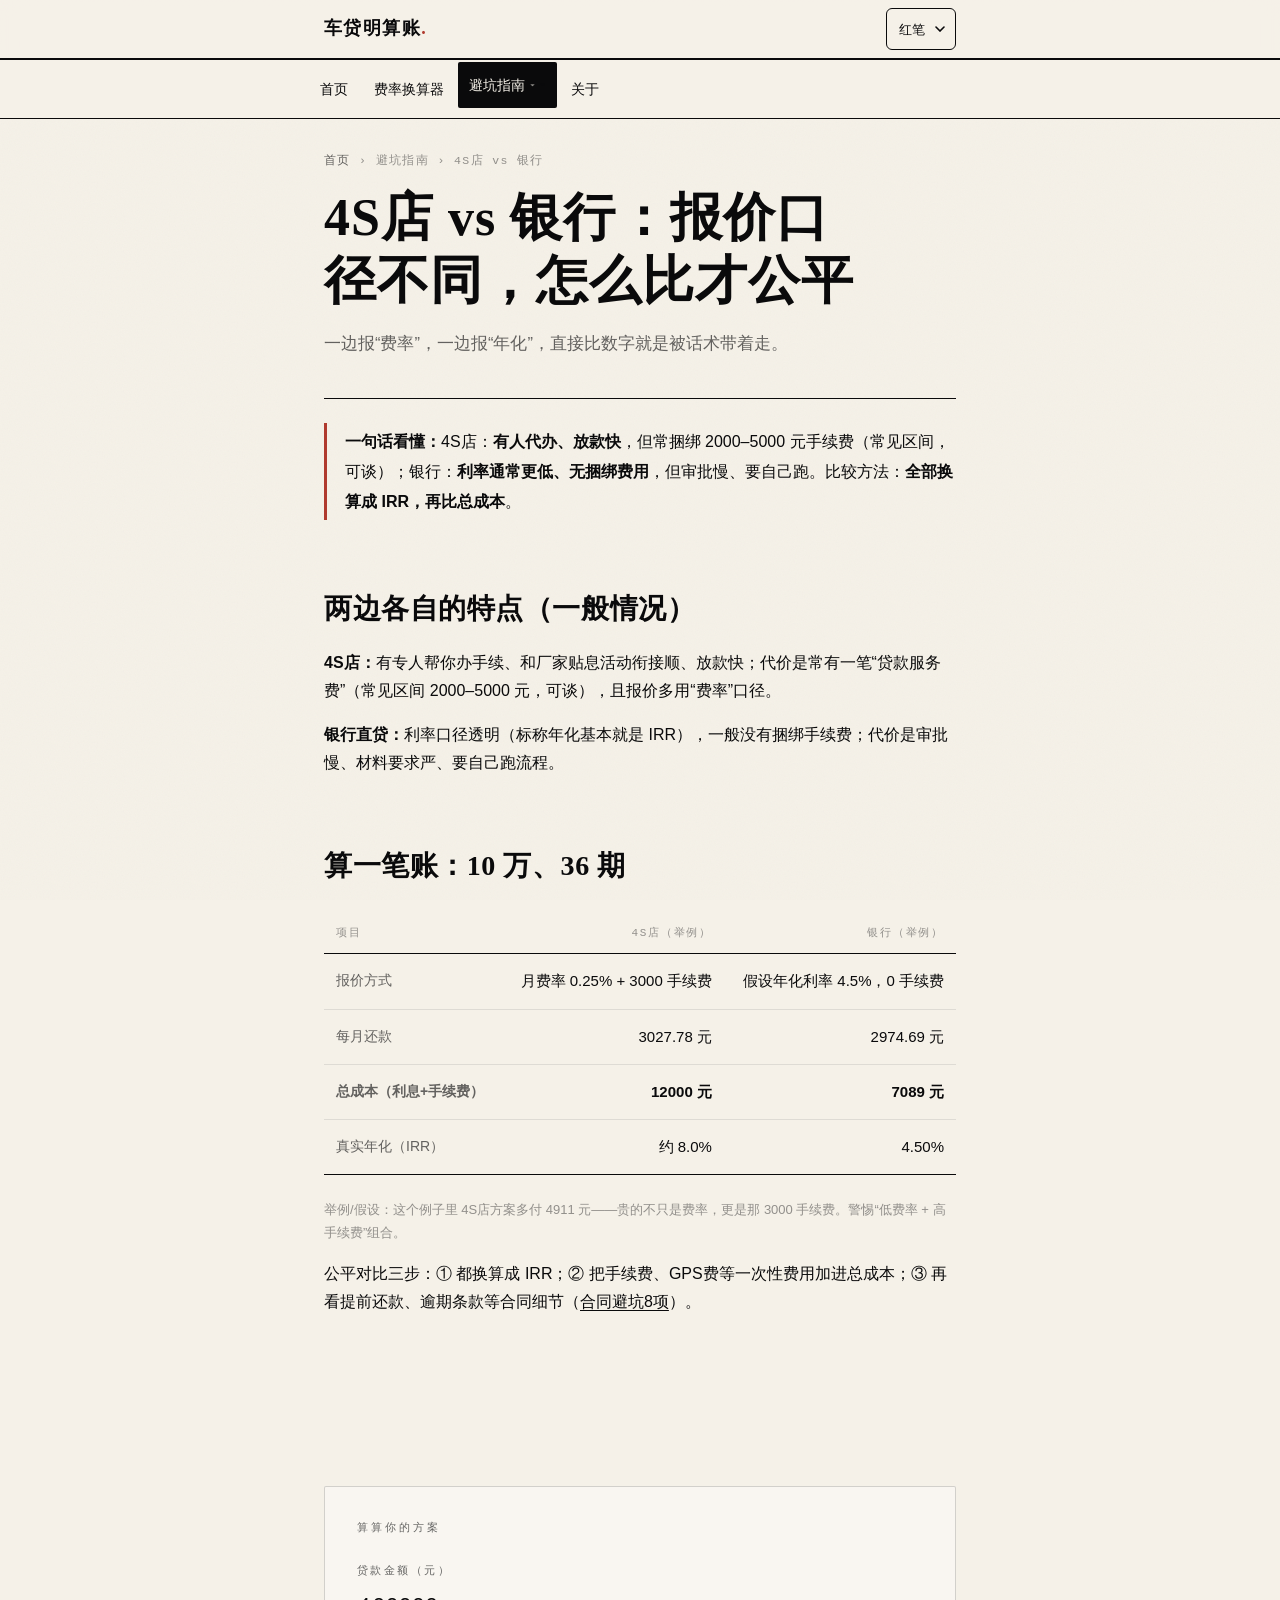
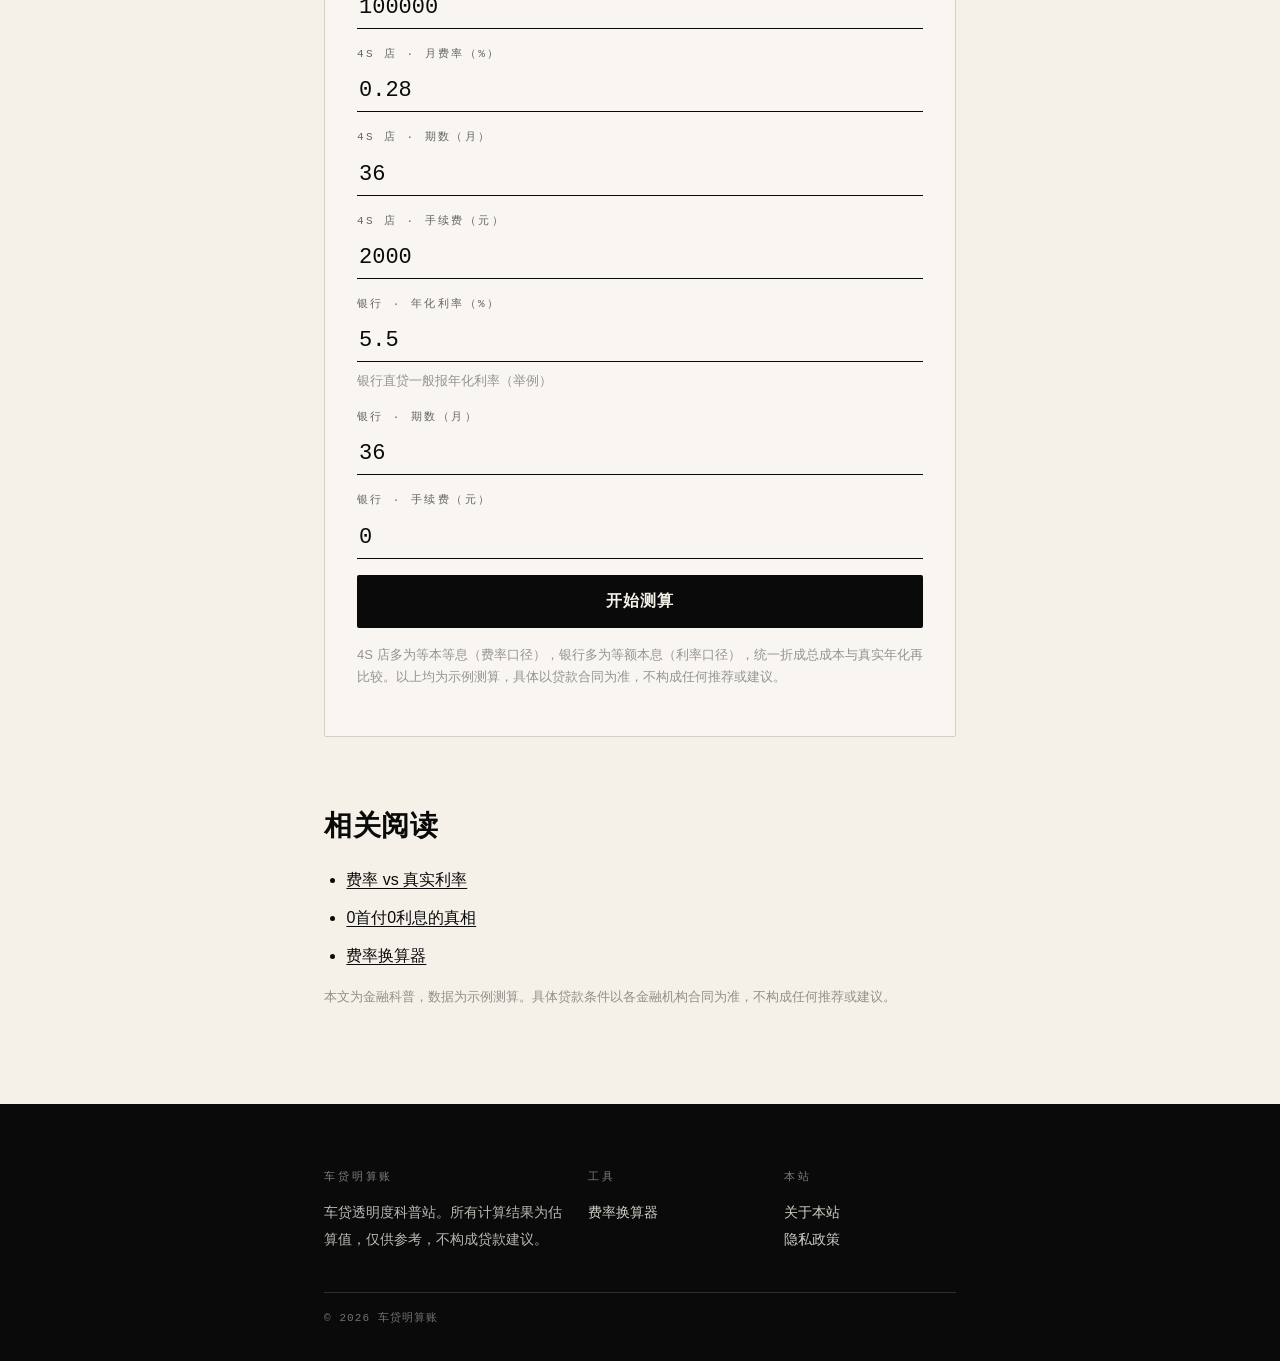
<file: sidi-vs-yinhang.html>
<!DOCTYPE html>
<html lang="zh-CN" class="t-b">
<head>
<meta charset="UTF-8">
<meta name="viewport" content="width=device-width, initial-scale=1.0">
<title>4S店贷款和银行车贷哪个划算｜对比方法_车贷明算账</title>
<meta name="description" content="4S店贷款和银行车贷怎么比？4S店快但常捆绑手续费，银行利率通常更低但审批慢。全部折成IRR和总成本再对比，公平又简单。">
<meta name="keywords" content="4S店贷款银行车贷对比,4S店贷款手续费,银行车贷利率">
<link rel="canonical" href="https://www.chedai-mingsuanzhang.com/sidi-vs-yinhang.html">
<meta property="og:type" content="article">
<meta property="og:site_name" content="车贷明算账">
<meta property="og:title" content="4S店 vs 银行">
<meta property="og:description" content="两边报价口径不同？全部折成IRR再比。">
<meta property="og:url" content="https://www.chedai-mingsuanzhang.com/sidi-vs-yinhang.html">
<link rel="stylesheet" href="themes.css">
<script>!function(){try{var t=localStorage.getItem('chedai-theme');if(t!=='a'&&t!=='c')t='b';var de=document.documentElement;
  de.className=(de.className.replace(/(^|\s)t-[abc](?=\s|$)/g,'')+' t-'+t).replace(/^\s+|\s+$/g,'');}catch(e){}}();</script>
<script type="application/ld+json">
{"@context": "https://schema.org", "@type": "FAQPage", "mainEntity": [{"@type": "Question", "name": "4S店贷款一定比银行贵吗？", "acceptedAnswer": {"@type": "Answer", "text": "不一定。4S店有时能拿到厂家贴息，算下来可能更便宜。关键是把两边的报价都换算成真实年化（IRR）、把手续费等一次性费用计入总成本，再对比。具体以各机构合同为准。"}}, {"@type": "Question", "name": "4S店的手续费能谈吗？", "acceptedAnswer": {"@type": "Answer", "text": "贷款服务费等费用的可谈空间因店而异，常见区间 2000–5000 元。谈之前先算清：手续费每降 1000 元，10万3年期的真实年化约降 0.6 个点（示例测算）。"}}]}
</script>
<!-- 统计代码占位：GA4 或百度统计二选一，上线前填入 -->
<!-- AI 来源识别（GEO pilot KPI：ai_referral 事件，source=ai 引擎名） -->
<script>
(function(){
  var AI_HOSTS = {
    "chatgpt.com":"chatgpt","chat.openai.com":"chatgpt",
    "claude.ai":"claude","perplexity.ai":"perplexity",
    "doubao.com":"doubao","www.doubao.com":"doubao",
    "kimi.moonshot.cn":"kimi","chat.deepseek.com":"deepseek",
    "yiyan.baidu.com":"wenxin","tongyi.aliyun.com":"tongyi",
    "poe.com":"poe","grok.com":"grok","gemini.google.com":"gemini",
    "copilot.microsoft.com":"copilot","meta.ai":"meta_ai"
  };
  function track(name, params){
    try{
      if(typeof gtag === "function"){ gtag("event", name, params||{}); }
      else if(typeof _hmt !== "undefined"){ _hmt.push(["_trackEvent","ai",name,(params&&params.source)||""]); }
      else { (window.__trackq = window.__trackq || []).push([name, params]); }
    }catch(e){}
  }
  try{
    var r = document.referrer;
    if(r){
      var host = (r.split("/")[2]||"").toLowerCase();
      var src = AI_HOSTS[host] || AI_HOSTS[host.replace(/^www\./,"")];
      if(src){ track("ai_referral", {source: src, page: location.pathname}); }
    }
  }catch(e){}
  window.__trackEvent = track;
})();
</script>

</head>
<body>
<header class="site-header">
  <div class="meta-bar"><span>车贷透明度科普</span><span>IRR · 真实年化利率</span><span>2026</span></div>
  <div class="wrap head-row">
    <a class="logo" href="index.html">车贷明算账<span class="dot">.</span></a>
    <select class="theme-select" aria-label="切换风格">
      <option value="a">深蓝</option>
      <option value="b" selected>红笔</option>
      <option value="c">瑞士</option>
    </select>
  </div>
  <nav class="main-nav" aria-label="主导航"><div class="nav-strip wrap">
      <a href="index.html">首页</a>
      <a href="feilv-irr.html">费率换算器</a>
      <details class="nav-group active">
      <summary><span>避坑指南</span><span class="caret">▾</span></summary>
      <div class="nav-drop">
        <a href="zhinan.html" class="drop-head">全部 10 篇 →</a>
        <a href="feilv-vs-lilv.html"><span class="n">01</span>费率 vs 真实利率</a>
        <a href="dengben-dengxi.html"><span class="n">02</span>等额本息 vs 等本等息</a>
        <a href="ling-shoufu.html"><span class="n">03</span>0首付0利息的真相</a>
        <a href="tiqian-huankuan.html"><span class="n">04</span>提前还款违约金</a>
        <a href="sidi-vs-yinhang.html"><span class="n">05</span>4S店 vs 银行</a>
        <a href="xinyongka-fenqi.html"><span class="n">06</span>信用卡分期 vs 车贷</a>
        <a href="tiexi.html"><span class="n">07</span>新能源贴息</a>
        <a href="rongzi-zulin.html"><span class="n">08</span>融资租赁 vs 贷款</a>
        <a href="beiju.html"><span class="n">09</span>车贷被拒原因</a>
        <a href="hetong.html"><span class="n">10</span>合同避坑8项</a>
      </div>
    </details>
      <a href="guanyu.html">关于</a>
    </div></nav>
  <script>document.addEventListener("change",function(e){var el=e.target;if(el&&el.classList&&el.classList.contains("theme-select")){setTheme(el.value);}});</script>
  <script>document.addEventListener("click",function(e){var ds=document.querySelectorAll("details.nav-group[open]");for(var i=0;i<ds.length;i++){if(!ds[i].contains(e.target)){ds[i].removeAttribute("open");}}});</script>
</header>
<script>
function curTheme(){var m=/(^|\s)t-([abc])(?=\s|$)/.exec(document.documentElement.className);return m?m[2]:'b';}
function setTheme(t){
  if(t!=='a'&&t!=='b'&&t!=='c')t='b';
  var de=document.documentElement;
  de.className=(de.className.replace(/(^|\s)t-[abc](?=\s|$)/g,'')+' t-'+t).replace(/^\s+|\s+$/g,'');
  
  try{localStorage.setItem('chedai-theme',t);}catch(e){}
  var sels=document.querySelectorAll('.theme-select');
  for(var i=0;i<sels.length;i++){sels[i].value=t;}
  if(typeof window.__trackEvent==='function'){try{window.__trackEvent('theme_switch',{theme:t});}catch(e){}}
  syncThemeExtras();
}
function syncThemeExtras(){
  var t=curTheme();
  var grid=document.getElementById('resultGrid'), bars=document.getElementById('r_bars');
  if(bars&&grid){
    if(t==='c'&&grid.style.display!=='none'){
      var nom=parseFloat(document.getElementById('r_nom').textContent)||0;
      var irr=parseFloat(document.getElementById('r_irr').textContent)||0;
      document.getElementById('r_barNom').style.width=Math.min(100,nom/10*100)+'%';
      document.getElementById('r_barIrr').style.width=Math.min(100,irr/10*100)+'%';
      document.getElementById('r_valNom').textContent=nom.toFixed(2)+'%';
      document.getElementById('r_valIrr').textContent=irr.toFixed(2)+'%';
      bars.style.display='block';
    }else{bars.style.display='none';}
  }
  if(t==='a'&&typeof heroIrr==='function'){try{heroIrr(true);}catch(e){}}
}
(function(){
  var t='b';
  try{var s=localStorage.getItem('chedai-theme');if(s==='a'||s==='b'||s==='c')t=s;}catch(e){}
  var de=document.documentElement;
  de.className=(de.className.replace(/(^|\s)t-[abc](?=\s|$)/g,'')+' t-'+t).replace(/^\s+|\s+$/g,'');
  
  var sels=document.querySelectorAll('.theme-select');
  for(var i=0;i<sels.length;i++){sels[i].value=t;}
  
  syncThemeExtras();
})();
</script>
<main class="article">
<div class="wrap">
  <div class="article-head">
  <div class="crumb"><a href="index.html">首页</a> › 避坑指南 › 4S店 vs 银行</div>
  <h1 class="page-title">4S店 vs 银行：报价口径不同，怎么比才公平</h1>
  <p class="page-sub">一边报“费率”，一边报“年化”，直接比数字就是被话术带着走。</p>
</div>
  <p class="tldr"><strong>一句话看懂：</strong>4S店：<strong>有人代办、放款快</strong>，但常捆绑 2000–5000 元手续费（常见区间，可谈）；银行：<strong>利率通常更低、无捆绑费用</strong>，但审批慢、要自己跑。比较方法：<strong>全部换算成 IRR，再比总成本</strong>。</p>

  <div class="section">
    <h2>两边各自的特点（一般情况）</h2>
    <p><strong>4S店：</strong>有专人帮你办手续、和厂家贴息活动衔接顺、放款快；代价是常有一笔“贷款服务费”（常见区间 2000–5000 元，可谈），且报价多用“费率”口径。</p>
    <p><strong>银行直贷：</strong>利率口径透明（标称年化基本就是 IRR），一般没有捆绑手续费；代价是审批慢、材料要求严、要自己跑流程。</p>
  </div>

  <div class="section">
    <h2>算一笔账：10 万、36 期</h2>
    <table class="cmp-table">
      <tr><th>项目</th><th>4S店（举例）</th><th>银行（举例）</th></tr>
      <tr><td>报价方式</td><td>月费率 0.25% + 3000 手续费</td><td>假设年化利率 4.5%，0 手续费</td></tr>
      <tr><td>每月还款</td><td>3027.78 元</td><td>2974.69 元</td></tr>
      <tr><td><strong>总成本（利息+手续费）</strong></td><td><strong>12000 元</strong></td><td><strong>7089 元</strong></td></tr>
      <tr><td>真实年化（IRR）</td><td>约 8.0%</td><td>4.50%</td></tr>
    </table>
    <p class="hint">举例/假设：这个例子里 4S店方案多付 4911 元——贵的不只是费率，更是那 3000 手续费。警惕“低费率 + 高手续费”组合。</p>
    <p>公平对比三步：① 都换算成 IRR；② 把手续费、GPS费等一次性费用加进总成本；③ 再看提前还款、逾期条款等合同细节（<a href="hetong.html">合同避坑8项</a>）。</p>
  </div>

  <div class="adslot">
    <ins class="adsbygoogle" style="display:block" data-ad-client="ca-pub-0000000000000000" data-ad-slot="0000000000" data-ad-format="auto" data-full-width-responsive="true"></ins>
  </div>

  <div class="panel">
    <h3>算算你的方案</h3>
    <div class="field">
      <label>贷款金额（元）</label>
      <input type="number" id="sy-p" value="100000" min="1000" step="1000">
    </div>
    <div class="field">
      <label>4S 店 &middot; 月费率（%）</label>
      <input type="number" id="sy-f" value="0.28" min="0" step="0.01">
    </div>
    <div class="field">
      <label>4S 店 &middot; 期数（月）</label>
      <input type="number" id="sy-n1" value="36" min="1" max="120" step="1">
    </div>
    <div class="field">
      <label>4S 店 &middot; 手续费（元）</label>
      <input type="number" id="sy-fee1" value="2000" min="0" step="100">
    </div>
    <div class="field">
      <label>银行 &middot; 年化利率（%）</label>
      <input type="number" id="sy-r" value="5.5" min="0" step="0.1">
      <div class="hint">银行直贷一般报年化利率（举例）</div>
    </div>
    <div class="field">
      <label>银行 &middot; 期数（月）</label>
      <input type="number" id="sy-n2" value="36" min="1" max="120" step="1">
    </div>
    <div class="field">
      <label>银行 &middot; 手续费（元）</label>
      <input type="number" id="sy-fee2" value="0" min="0" step="100">
    </div>
    <div class="field">
      <button class="calc-go" onclick="syCalc()">开始测算</button>
    </div>
    <div class="result-grid" id="sy-result" style="display:none">
      <div class="stat"><div class="k">4S 店总成本（测算）</div><div class="v" id="sy-costA">&mdash;</div></div>
      <div class="stat"><div class="k">银行总成本（测算）</div><div class="v" id="sy-costB">&mdash;</div></div>
      <div class="stat"><div class="k">4S 店真实年化（测算）</div><div class="v" id="sy-irrA">&mdash;</div></div>
      <div class="stat"><div class="k">银行真实年化（测算）</div><div class="v" id="sy-irrB">&mdash;</div></div>
    </div>
    <div class="verdict" id="sy-verdict" style="display:none"></div>
    <p class="hint">4S 店多为等本等息（费率口径），银行多为等额本息（利率口径），统一折成总成本与真实年化再比较。以上均为示例测算，具体以贷款合同为准，不构成任何推荐或建议。</p>
  </div>
<script>
function syY(x){return "¥"+(x).toLocaleString("zh-CN",{minimumFractionDigits:2,maximumFractionDigits:2});}
function syBisect(pmt,n,pv){
  if(!(pmt>0)||!(n>0)||!(pv>0)){return NaN;}
  var lo=1e-7,hi=0.2,mid,v;
  for(var k=0;k<80;k++){mid=(lo+hi)/2;v=pmt*(1-Math.pow(1+mid,-n))/mid;if(v>pv){lo=mid;}else{hi=mid;}}
  return (Math.pow(1+(lo+hi)/2,12)-1)*100;
}
function syCalc(){
  var P=parseFloat(document.getElementById("sy-p").value)||0,
      f=parseFloat(document.getElementById("sy-f").value)||0,
      n1=parseInt(document.getElementById("sy-n1").value,10)||0,
      fee1=parseFloat(document.getElementById("sy-fee1").value)||0,
      r=parseFloat(document.getElementById("sy-r").value)||0,
      n2=parseInt(document.getElementById("sy-n2").value,10)||0,
      fee2=parseFloat(document.getElementById("sy-fee2").value)||0;
  var costA=P*(1+f/100*n1)+fee1;
  var pmtA=P/n1+P*f/100, irrA=syBisect(pmtA,n1,P-fee1);
  var i=r/100/12, pw=Math.pow(1+i,n2), pmtB=i>0?P*i*pw/(pw-1):P/n2;
  var costB=pmtB*n2+fee2, irrB=r, diff=costA-costB;
  document.getElementById("sy-costA").textContent=syY(costA);
  document.getElementById("sy-costB").textContent=syY(costB);
  document.getElementById("sy-irrA").textContent=isNaN(irrA)?"&mdash;":irrA.toFixed(2)+"%";
  document.getElementById("sy-irrB").textContent=irrB.toFixed(2)+"%";
  var v=document.getElementById("sy-verdict");
  v.style.display="block";
  if(diff>0){v.textContent="银行方案总成本更低，约省 "+syY(diff)+"（测算值）。";}
  else if(diff<0){v.textContent="4S 店方案总成本更低，约省 "+syY(-diff)+"（测算值）。";}
  else{v.textContent="两方案总成本相当（测算值）。";}
  document.getElementById("sy-result").style.display="grid";
}
</script>
  <div class="section">
    <h2>相关阅读</h2>
    <ul>
      <li><a href="feilv-vs-lilv.html">费率 vs 真实利率</a></li>
      <li><a href="ling-shoufu.html">0首付0利息的真相</a></li>
      <li><a href="feilv-irr.html">费率换算器</a></li>
    </ul>
  </div>

  <p class="hint">本文为金融科普，数据为示例测算。具体贷款条件以各金融机构合同为准，不构成任何推荐或建议。</p>
</div>
</main>
<footer class="site-footer">
  <div class="wrap">
    <div class="cols">
      <div><h4>车贷明算账</h4><p>车贷透明度科普站。所有计算结果为估算值，仅供参考，不构成贷款建议。</p></div>
      <div><h4>工具</h4><ul><li><a href="feilv-irr.html">费率换算器</a></li></ul></div>
      <div><h4>本站</h4><ul><li><a href="guanyu.html">关于本站</a></li><li><a href="yinsi.html">隐私政策</a></li></ul></div>
    </div>
    <div class="copyright"><span>© 2026 车贷明算账</span><span><!-- 备案号占位 --></span></div>
  </div>
</footer>
</body>
</html>
</file>
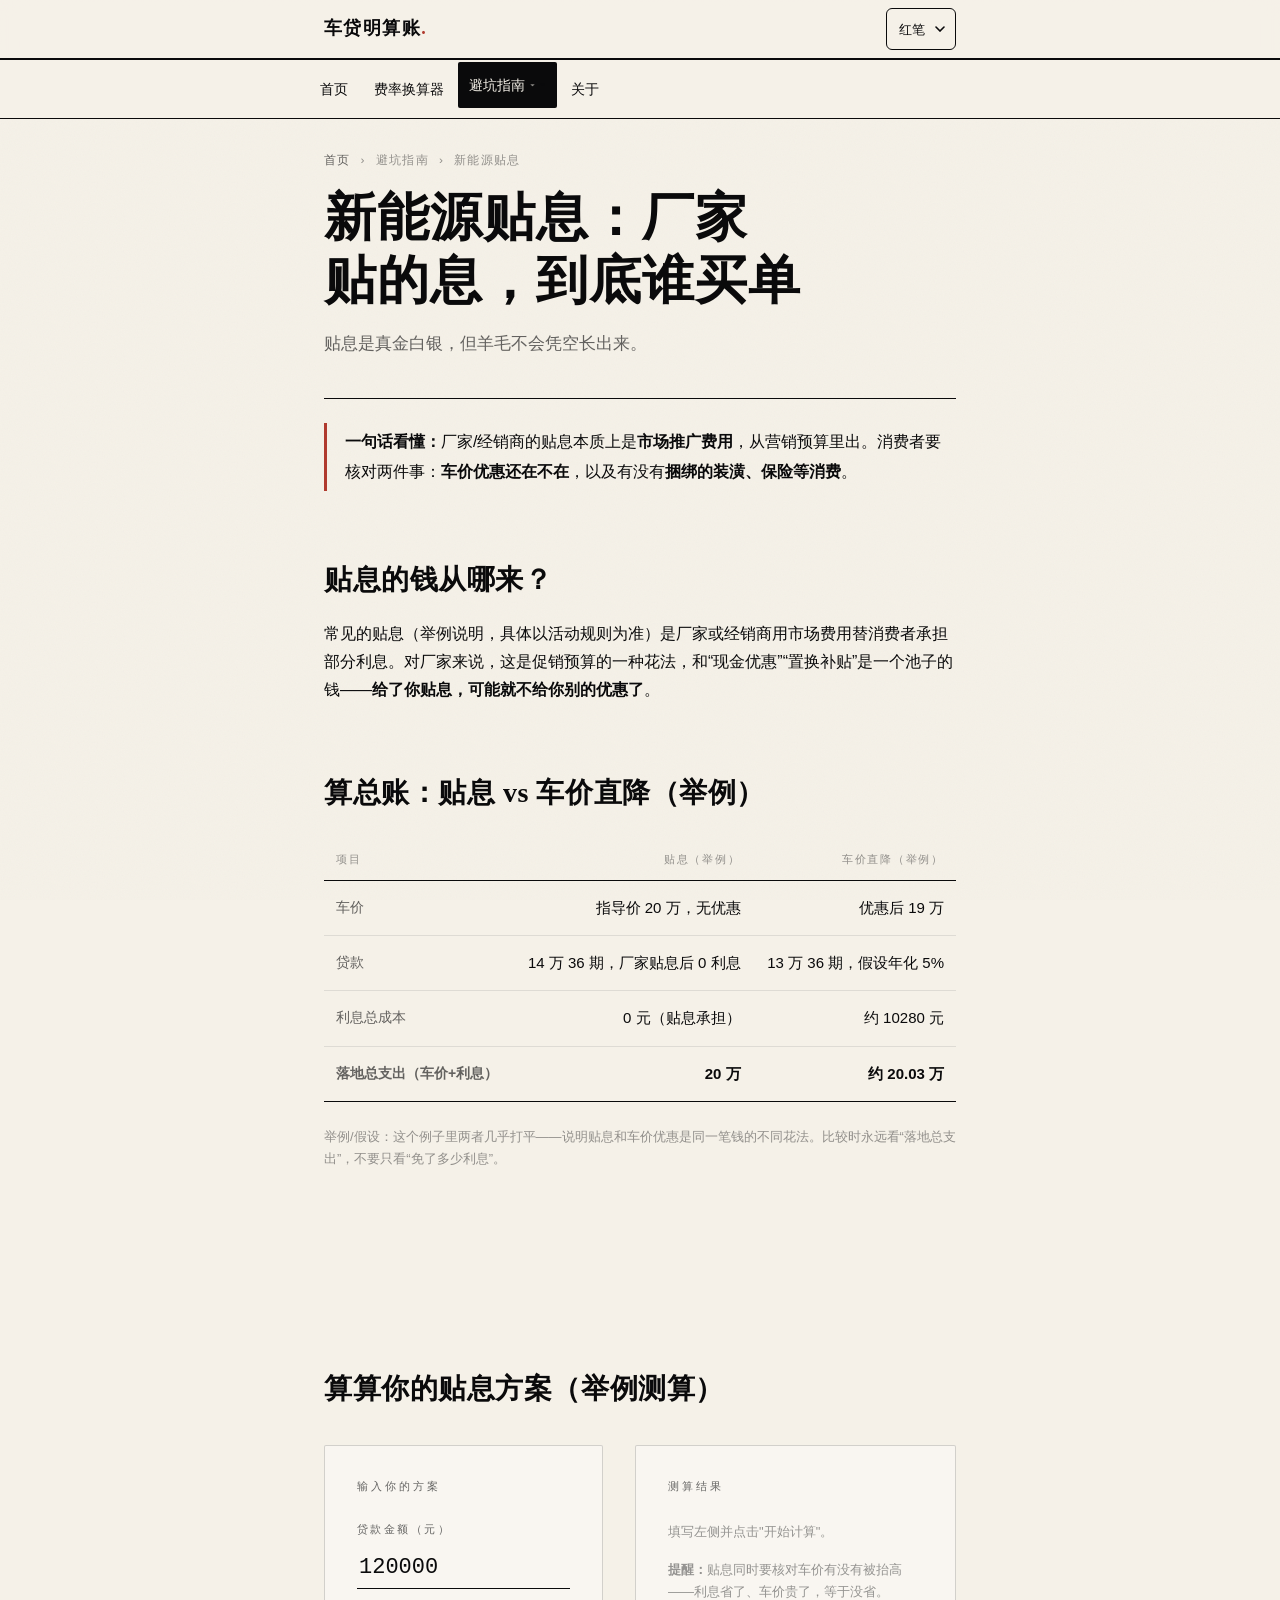
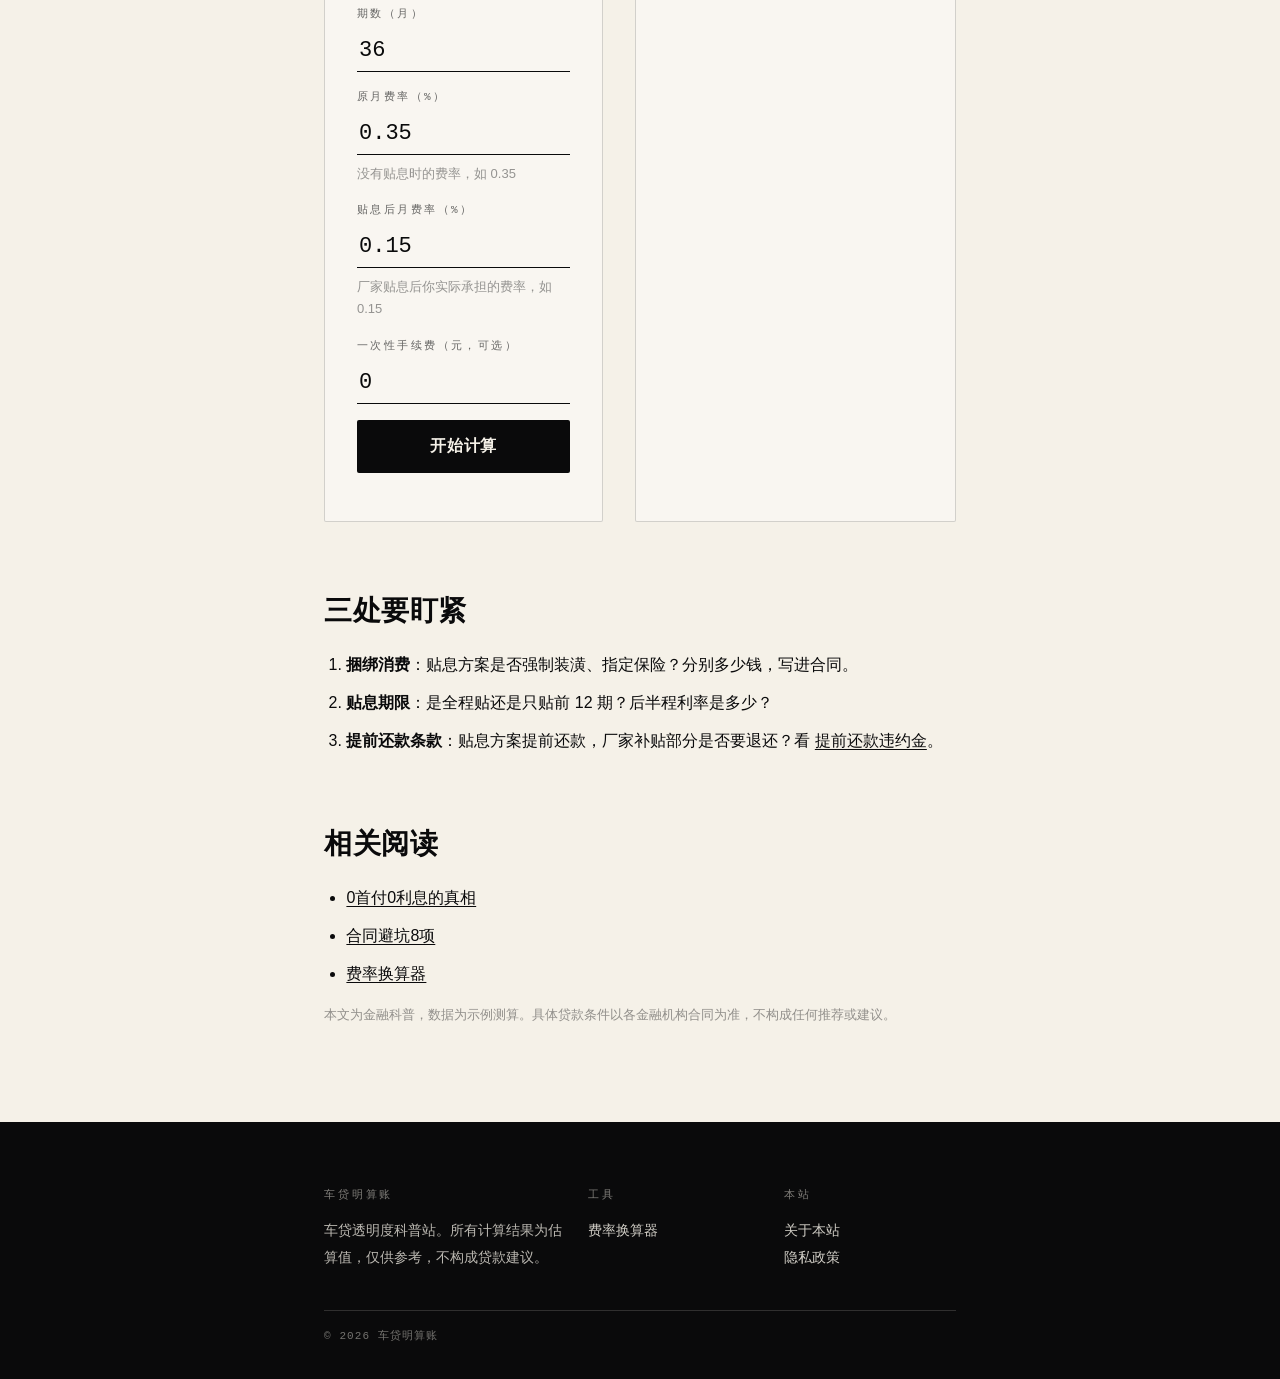
<file: tiexi.html>
<!DOCTYPE html>
<html lang="zh-CN" class="t-b">
<head>
<meta charset="UTF-8">
<meta name="viewport" content="width=device-width, initial-scale=1.0">
<title>新能源车贷贴息真相｜厂家贴息谁买单_车贷明算账</title>
<meta name="description" content="新能源车贷贴息是厂家真金白银补贴吗？贴息多来自市场费用，算清车价优惠还在不在、捆绑消费有哪些，再签字。">
<meta name="keywords" content="新能源车贷贴息,厂家贴息买车,新能源免息贷款">
<link rel="canonical" href="https://www.chedai-mingsuanzhang.com/tiexi.html">
<meta property="og:type" content="article">
<meta property="og:site_name" content="车贷明算账">
<meta property="og:title" content="新能源贴息">
<meta property="og:description" content="厂家贴的息，到底谁在买单？">
<meta property="og:url" content="https://www.chedai-mingsuanzhang.com/tiexi.html">
<link rel="stylesheet" href="themes.css">
<script>!function(){try{var t=localStorage.getItem('chedai-theme');if(t!=='a'&&t!=='c')t='b';var de=document.documentElement;
  de.className=(de.className.replace(/(^|\s)t-[abc](?=\s|$)/g,'')+' t-'+t).replace(/^\s+|\s+$/g,'');}catch(e){}}();</script>
<script type="application/ld+json">
{"@context": "https://schema.org", "@type": "FAQPage", "mainEntity": [{"@type": "Question", "name": "厂家贴息是真的免利息吗？", "acceptedAnswer": {"@type": "Answer", "text": "贴息期间内消费者确实少付或不付利息，但代价可能是车价无优惠、捆绑消费或缩短贴息期限。比较“落地总支出”（车价+利息+费用）才公平，具体以活动规则和合同为准。"}}, {"@type": "Question", "name": "贴息和车价优惠能同时拿吗？", "acceptedAnswer": {"@type": "Answer", "text": "一般不能，贴息和现金优惠多出自同一笔市场费用。具体以经销商活动规则为准，谈之前先问清“二选一”还是可叠加。"}}]}
</script>
<!-- 统计代码占位：GA4 或百度统计二选一，上线前填入 -->
<!-- AI 来源识别（GEO pilot KPI：ai_referral 事件，source=ai 引擎名） -->
<script>
(function(){
  var AI_HOSTS = {
    "chatgpt.com":"chatgpt","chat.openai.com":"chatgpt",
    "claude.ai":"claude","perplexity.ai":"perplexity",
    "doubao.com":"doubao","www.doubao.com":"doubao",
    "kimi.moonshot.cn":"kimi","chat.deepseek.com":"deepseek",
    "yiyan.baidu.com":"wenxin","tongyi.aliyun.com":"tongyi",
    "poe.com":"poe","grok.com":"grok","gemini.google.com":"gemini",
    "copilot.microsoft.com":"copilot","meta.ai":"meta_ai"
  };
  function track(name, params){
    try{
      if(typeof gtag === "function"){ gtag("event", name, params||{}); }
      else if(typeof _hmt !== "undefined"){ _hmt.push(["_trackEvent","ai",name,(params&&params.source)||""]); }
      else { (window.__trackq = window.__trackq || []).push([name, params]); }
    }catch(e){}
  }
  try{
    var r = document.referrer;
    if(r){
      var host = (r.split("/")[2]||"").toLowerCase();
      var src = AI_HOSTS[host] || AI_HOSTS[host.replace(/^www\./,"")];
      if(src){ track("ai_referral", {source: src, page: location.pathname}); }
    }
  }catch(e){}
  window.__trackEvent = track;
})();
</script>

</head>
<body>
<header class="site-header">
  <div class="meta-bar"><span>车贷透明度科普</span><span>IRR · 真实年化利率</span><span>2026</span></div>
  <div class="wrap head-row">
    <a class="logo" href="index.html">车贷明算账<span class="dot">.</span></a>
    <select class="theme-select" aria-label="切换风格">
      <option value="a">深蓝</option>
      <option value="b" selected>红笔</option>
      <option value="c">瑞士</option>
    </select>
  </div>
  <nav class="main-nav" aria-label="主导航"><div class="nav-strip wrap">
      <a href="index.html">首页</a>
      <a href="feilv-irr.html">费率换算器</a>
      <details class="nav-group active">
      <summary><span>避坑指南</span><span class="caret">▾</span></summary>
      <div class="nav-drop">
        <a href="zhinan.html" class="drop-head">全部 10 篇 →</a>
        <a href="feilv-vs-lilv.html"><span class="n">01</span>费率 vs 真实利率</a>
        <a href="dengben-dengxi.html"><span class="n">02</span>等额本息 vs 等本等息</a>
        <a href="ling-shoufu.html"><span class="n">03</span>0首付0利息的真相</a>
        <a href="tiqian-huankuan.html"><span class="n">04</span>提前还款违约金</a>
        <a href="sidi-vs-yinhang.html"><span class="n">05</span>4S店 vs 银行</a>
        <a href="xinyongka-fenqi.html"><span class="n">06</span>信用卡分期 vs 车贷</a>
        <a href="tiexi.html"><span class="n">07</span>新能源贴息</a>
        <a href="rongzi-zulin.html"><span class="n">08</span>融资租赁 vs 贷款</a>
        <a href="beiju.html"><span class="n">09</span>车贷被拒原因</a>
        <a href="hetong.html"><span class="n">10</span>合同避坑8项</a>
      </div>
    </details>
      <a href="guanyu.html">关于</a>
    </div></nav>
  <script>document.addEventListener("change",function(e){var el=e.target;if(el&&el.classList&&el.classList.contains("theme-select")){setTheme(el.value);}});</script>
  <script>document.addEventListener("click",function(e){var ds=document.querySelectorAll("details.nav-group[open]");for(var i=0;i<ds.length;i++){if(!ds[i].contains(e.target)){ds[i].removeAttribute("open");}}});</script>
</header>
<script>
function curTheme(){var m=/(^|\s)t-([abc])(?=\s|$)/.exec(document.documentElement.className);return m?m[2]:'b';}
function setTheme(t){
  if(t!=='a'&&t!=='b'&&t!=='c')t='b';
  var de=document.documentElement;
  de.className=(de.className.replace(/(^|\s)t-[abc](?=\s|$)/g,'')+' t-'+t).replace(/^\s+|\s+$/g,'');
  
  try{localStorage.setItem('chedai-theme',t);}catch(e){}
  var sels=document.querySelectorAll('.theme-select');
  for(var i=0;i<sels.length;i++){sels[i].value=t;}
  if(typeof window.__trackEvent==='function'){try{window.__trackEvent('theme_switch',{theme:t});}catch(e){}}
  syncThemeExtras();
}
function syncThemeExtras(){
  var t=curTheme();
  var grid=document.getElementById('resultGrid'), bars=document.getElementById('r_bars');
  if(bars&&grid){
    if(t==='c'&&grid.style.display!=='none'){
      var nom=parseFloat(document.getElementById('r_nom').textContent)||0;
      var irr=parseFloat(document.getElementById('r_irr').textContent)||0;
      document.getElementById('r_barNom').style.width=Math.min(100,nom/10*100)+'%';
      document.getElementById('r_barIrr').style.width=Math.min(100,irr/10*100)+'%';
      document.getElementById('r_valNom').textContent=nom.toFixed(2)+'%';
      document.getElementById('r_valIrr').textContent=irr.toFixed(2)+'%';
      bars.style.display='block';
    }else{bars.style.display='none';}
  }
  if(t==='a'&&typeof heroIrr==='function'){try{heroIrr(true);}catch(e){}}
}
(function(){
  var t='b';
  try{var s=localStorage.getItem('chedai-theme');if(s==='a'||s==='b'||s==='c')t=s;}catch(e){}
  var de=document.documentElement;
  de.className=(de.className.replace(/(^|\s)t-[abc](?=\s|$)/g,'')+' t-'+t).replace(/^\s+|\s+$/g,'');
  
  var sels=document.querySelectorAll('.theme-select');
  for(var i=0;i<sels.length;i++){sels[i].value=t;}
  
  syncThemeExtras();
})();
</script>
<main class="article">
<div class="wrap">
  <div class="article-head">
  <div class="crumb"><a href="index.html">首页</a> › 避坑指南 › 新能源贴息</div>
  <h1 class="page-title">新能源贴息：厂家贴的息，到底谁买单</h1>
  <p class="page-sub">贴息是真金白银，但羊毛不会凭空长出来。</p>
</div>
  <p class="tldr"><strong>一句话看懂：</strong>厂家/经销商的贴息本质上是<strong>市场推广费用</strong>，从营销预算里出。消费者要核对两件事：<strong>车价优惠还在不在</strong>，以及有没有<strong>捆绑的装潢、保险等消费</strong>。</p>

  <div class="section">
    <h2>贴息的钱从哪来？</h2>
    <p>常见的贴息（举例说明，具体以活动规则为准）是厂家或经销商用市场费用替消费者承担部分利息。对厂家来说，这是促销预算的一种花法，和“现金优惠”“置换补贴”是一个池子的钱——<strong>给了你贴息，可能就不给你别的优惠了</strong>。</p>
  </div>

  <div class="section">
    <h2>算总账：贴息 vs 车价直降（举例）</h2>
    <table class="cmp-table">
      <tr><th>项目</th><th>贴息（举例）</th><th>车价直降（举例）</th></tr>
      <tr><td>车价</td><td>指导价 20 万，无优惠</td><td>优惠后 19 万</td></tr>
      <tr><td>贷款</td><td>14 万 36 期，厂家贴息后 0 利息</td><td>13 万 36 期，假设年化 5%</td></tr>
      <tr><td>利息总成本</td><td>0 元（贴息承担）</td><td>约 10280 元</td></tr>
      <tr><td><strong>落地总支出（车价+利息）</strong></td><td><strong>20 万</strong></td><td><strong>约 20.03 万</strong></td></tr>
    </table>
    <p class="hint">举例/假设：这个例子里两者几乎打平——说明贴息和车价优惠是同一笔钱的不同花法。比较时永远看“落地总支出”，不要只看“免了多少利息”。</p>
  </div>

  <div class="adslot">
    <ins class="adsbygoogle" style="display:block" data-ad-client="ca-pub-0000000000000000" data-ad-slot="0000000000" data-ad-format="auto" data-full-width-responsive="true"></ins>
  </div>

  <div class="section">
    <h2>算算你的贴息方案（举例测算）</h2>
    <div class="calc-layout">
      <div class="panel">
        <h3>输入你的方案</h3>
        <div class="field">
          <label>贷款金额（元）</label>
          <input type="number" id="tx-p" value="120000" min="1000" step="1000">
        </div>
        <div class="field">
          <label>期数（月）</label>
          <input type="number" id="tx-n" value="36" min="1" max="120" step="1">
        </div>
        <div class="field">
          <label>原月费率（%）</label>
          <input type="number" id="tx-f1" value="0.35" min="0" step="0.01">
          <div class="hint">没有贴息时的费率，如 0.35</div>
        </div>
        <div class="field">
          <label>贴息后月费率（%）</label>
          <input type="number" id="tx-f2" value="0.15" min="0" step="0.01">
          <div class="hint">厂家贴息后你实际承担的费率，如 0.15</div>
        </div>
        <div class="field">
          <label>一次性手续费（元，可选）</label>
          <input type="number" id="tx-fee" value="0" min="0" step="100">
        </div>
        <div class="field">
          <button class="calc-go" onclick="txCalc()">开始计算</button>
        </div>
      </div>
      <div class="panel">
        <h3>测算结果</h3>
        <div class="result-grid" id="tx-grid" style="display:none">
          <div class="stat"><div class="k">原总利息（举例）</div><div class="v" id="tx-r-orig">—</div></div>
          <div class="stat"><div class="k">贴息后总利息（举例）</div><div class="v" id="tx-r-disc">—</div></div>
          <div class="stat hl"><div class="k">贴息帮你省下（举例）</div><div class="v" id="tx-r-save">—</div></div>
        </div>
        <div class="verdict" id="tx-note" style="display:none"></div>
        <p class="hint" id="tx-empty">填写左侧并点击"开始计算"。</p>
        <p class="hint"><strong>提醒：</strong>贴息同时要核对车价有没有被抬高——利息省了、车价贵了，等于没省。</p>
      </div>
    </div>
  </div>
<script>
function txIrrM(pmt,pv,n){var lo=1e-9,hi=1.0,mid,est;for(var k=0;k<100;k++){mid=(lo+hi)/2;est=pmt*(1-Math.pow(1+mid,-n))/mid;if(est>pv){lo=mid;}else{hi=mid;}}return (lo+hi)/2;}
function txFmt(x){return "¥"+(x).toLocaleString("zh-CN",{minimumFractionDigits:2,maximumFractionDigits:2});}
function txCalc(){
  var P=parseFloat(document.getElementById("tx-p").value)||0;
  var n=parseInt(document.getElementById("tx-n").value)||0;
  var f1=(parseFloat(document.getElementById("tx-f1").value)||0)/100;
  var f2=(parseFloat(document.getElementById("tx-f2").value)||0)/100;
  var fee=parseFloat(document.getElementById("tx-fee").value)||0;
  if(P<=0||n<=0){alert("请填写有效的贷款金额和期数");return;}
  var orig=P*f1*n,disc=P*f2*n,save=orig-disc;
  var irr1=Math.pow(1+txIrrM(P/n+P*f1,P-fee,n),12)-1;
  var irr2=Math.pow(1+txIrrM(P/n+P*f2,P-fee,n),12)-1;
  document.getElementById("tx-r-orig").textContent=txFmt(orig);
  document.getElementById("tx-r-disc").textContent=txFmt(disc);
  document.getElementById("tx-r-save").textContent=txFmt(save);
  var note=document.getElementById("tx-note");
  note.style.display="block";
  note.textContent="IRR参考（举例测算）：原方案真实年化约"+(irr1*100).toFixed(2)+"%，贴息后约"+(irr2*100).toFixed(2)+"%。";
  document.getElementById("tx-grid").style.display="grid";
  document.getElementById("tx-empty").style.display="none";
}
</script>

  <div class="section">
    <h2>三处要盯紧</h2>
    <ol>
      <li><strong>捆绑消费</strong>：贴息方案是否强制装潢、指定保险？分别多少钱，写进合同。</li>
      <li><strong>贴息期限</strong>：是全程贴还是只贴前 12 期？后半程利率是多少？</li>
      <li><strong>提前还款条款</strong>：贴息方案提前还款，厂家补贴部分是否要退还？看 <a href="tiqian-huankuan.html">提前还款违约金</a>。</li>
    </ol>
  </div>

  <div class="section">
    <h2>相关阅读</h2>
    <ul>
      <li><a href="ling-shoufu.html">0首付0利息的真相</a></li>
      <li><a href="hetong.html">合同避坑8项</a></li>
      <li><a href="feilv-irr.html">费率换算器</a></li>
    </ul>
  </div>

  <p class="hint">本文为金融科普，数据为示例测算。具体贷款条件以各金融机构合同为准，不构成任何推荐或建议。</p>
</div>
</main>
<footer class="site-footer">
  <div class="wrap">
    <div class="cols">
      <div><h4>车贷明算账</h4><p>车贷透明度科普站。所有计算结果为估算值，仅供参考，不构成贷款建议。</p></div>
      <div><h4>工具</h4><ul><li><a href="feilv-irr.html">费率换算器</a></li></ul></div>
      <div><h4>本站</h4><ul><li><a href="guanyu.html">关于本站</a></li><li><a href="yinsi.html">隐私政策</a></li></ul></div>
    </div>
    <div class="copyright"><span>© 2026 车贷明算账</span><span><!-- 备案号占位 --></span></div>
  </div>
</footer>
</body>
</html>
</file>
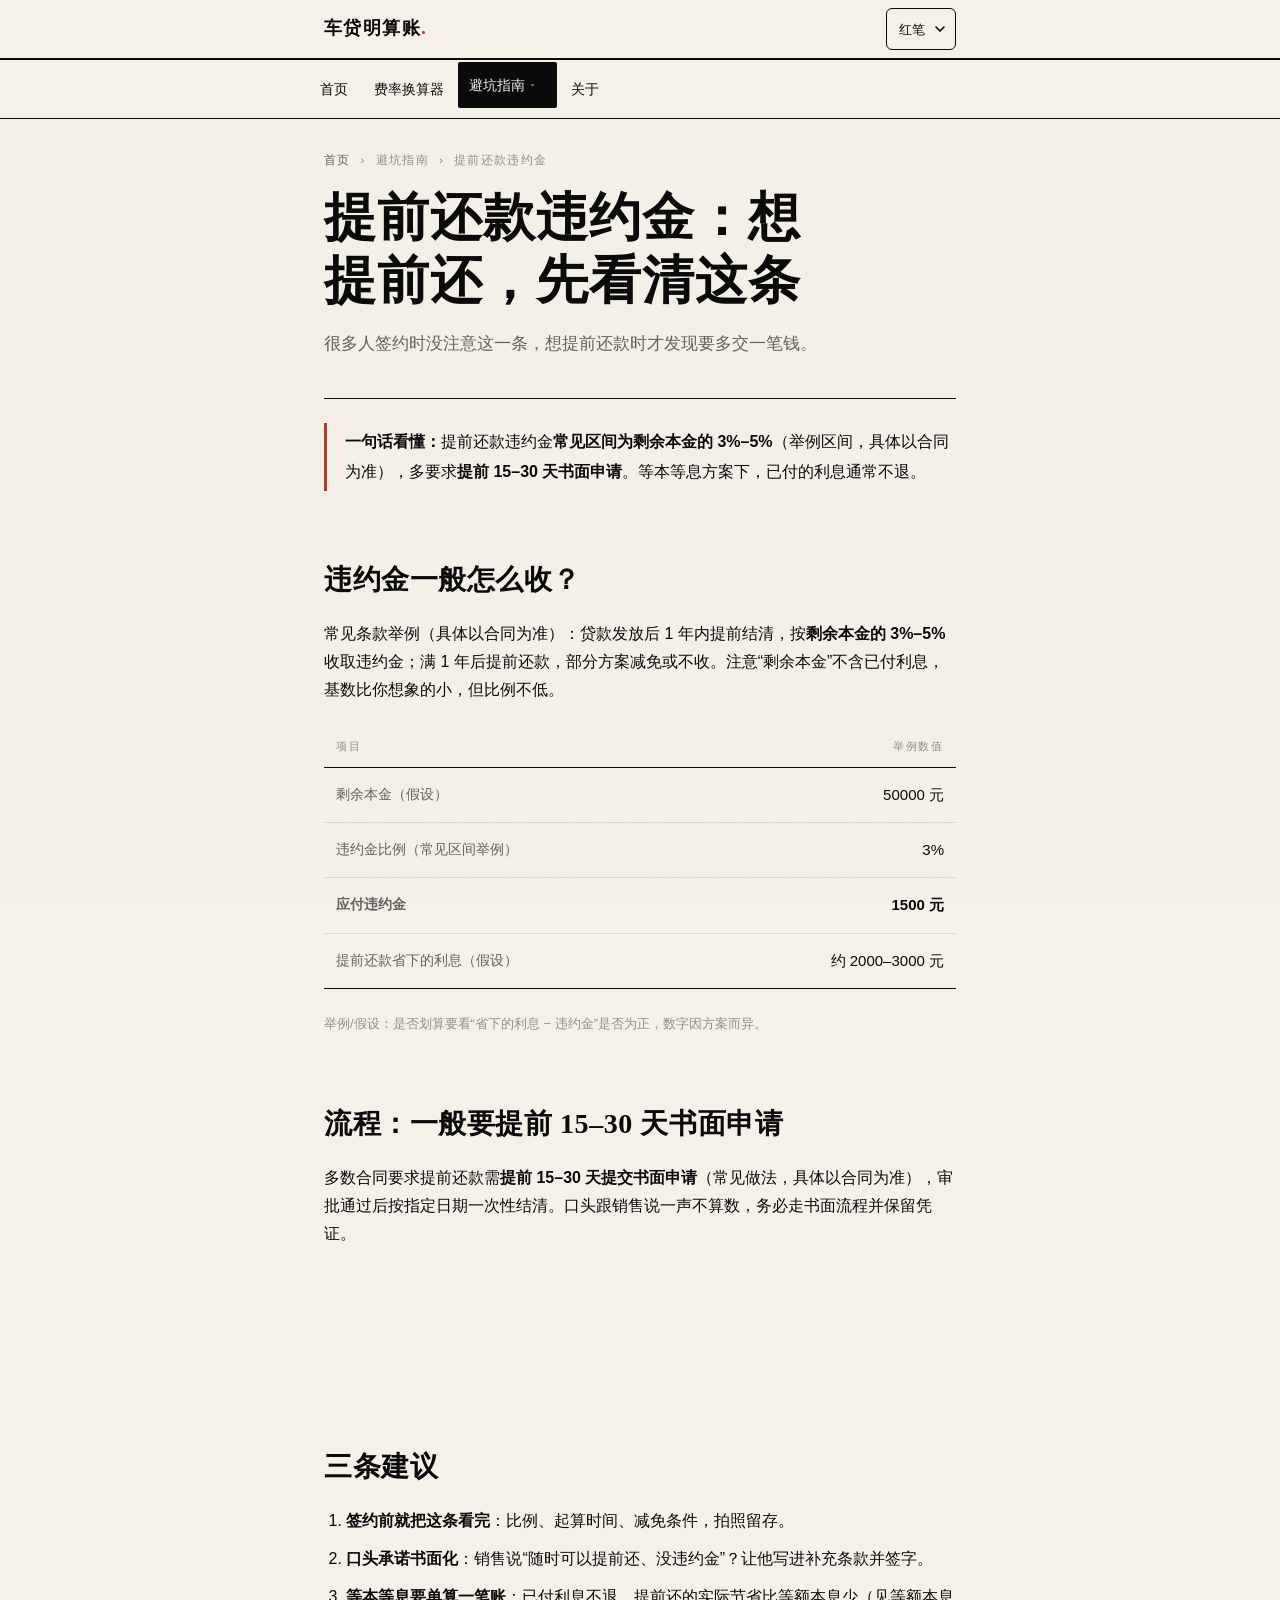
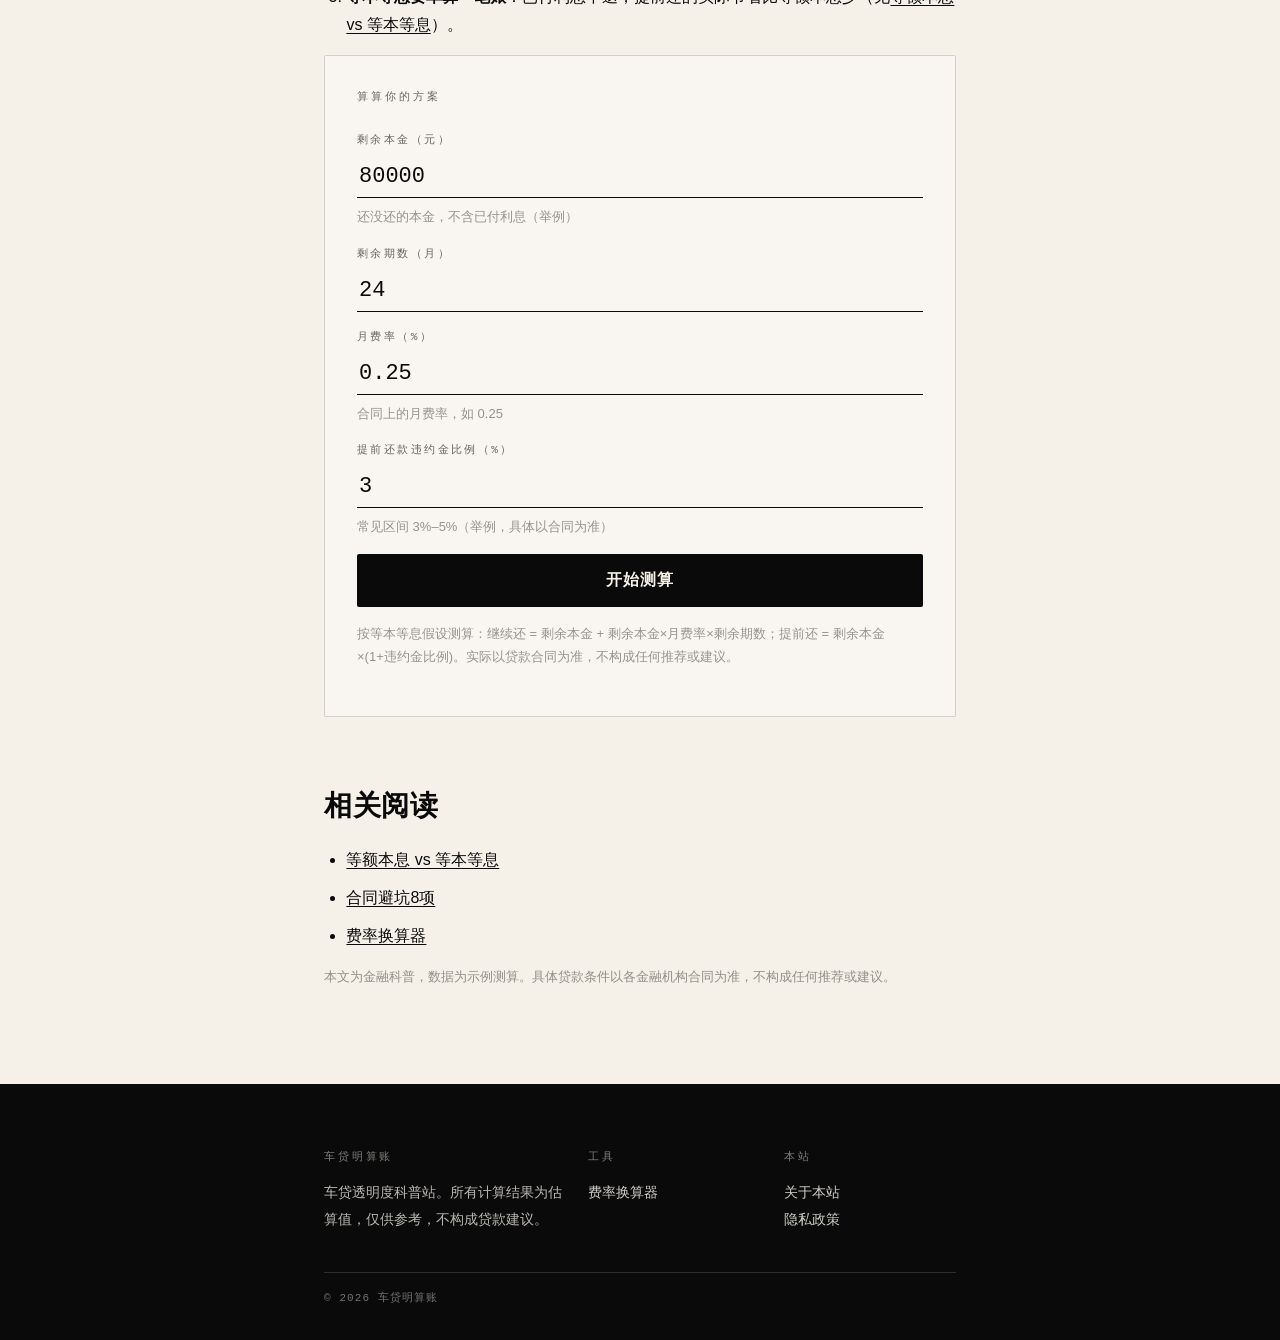
<file: tiqian-huankuan.html>
<!DOCTYPE html>
<html lang="zh-CN" class="t-b">
<head>
<meta charset="UTF-8">
<meta name="viewport" content="width=device-width, initial-scale=1.0">
<title>车贷提前还款违约金｜比例、条件和注意事项_车贷明算账</title>
<meta name="description" content="车贷提前还款要交违约金吗？常见区间为剩余本金的3%–5%，多要求提前15–30天书面申请。等本等息已付利息不退，签约前必看。">
<meta name="keywords" content="车贷提前还款违约金,提前还贷违约金多少,车贷提前还款流程">
<link rel="canonical" href="https://www.chedai-mingsuanzhang.com/tiqian-huankuan.html">
<meta property="og:type" content="article">
<meta property="og:site_name" content="车贷明算账">
<meta property="og:title" content="提前还款违约金">
<meta property="og:description" content="想提前还？先看清这条，常见区间3%–5%。">
<meta property="og:url" content="https://www.chedai-mingsuanzhang.com/tiqian-huankuan.html">
<link rel="stylesheet" href="themes.css">
<script>!function(){try{var t=localStorage.getItem('chedai-theme');if(t!=='a'&&t!=='c')t='b';var de=document.documentElement;
  de.className=(de.className.replace(/(^|\s)t-[abc](?=\s|$)/g,'')+' t-'+t).replace(/^\s+|\s+$/g,'');}catch(e){}}();</script>
<script type="application/ld+json">
{"@context": "https://schema.org", "@type": "FAQPage", "mainEntity": [{"@type": "Question", "name": "车贷提前还款一定有违约金吗？", "acceptedAnswer": {"@type": "Answer", "text": "不一定，取决于合同条款。常见的是1年内提前结清收取剩余本金3%–5%的违约金，满1年后部分方案减免。具体以你的贷款合同为准，签约前务必看清该条款。"}}, {"@type": "Question", "name": "提前还款划算吗？", "acceptedAnswer": {"@type": "Answer", "text": "算法是：省下的剩余利息 − 违约金 − 已付利息能否退回。如果结果为正就划算。等本等息方案因已付利息不退，提前还的收益通常打折扣。"}}]}
</script>
<!-- 统计代码占位：GA4 或百度统计二选一，上线前填入 -->
<!-- AI 来源识别（GEO pilot KPI：ai_referral 事件，source=ai 引擎名） -->
<script>
(function(){
  var AI_HOSTS = {
    "chatgpt.com":"chatgpt","chat.openai.com":"chatgpt",
    "claude.ai":"claude","perplexity.ai":"perplexity",
    "doubao.com":"doubao","www.doubao.com":"doubao",
    "kimi.moonshot.cn":"kimi","chat.deepseek.com":"deepseek",
    "yiyan.baidu.com":"wenxin","tongyi.aliyun.com":"tongyi",
    "poe.com":"poe","grok.com":"grok","gemini.google.com":"gemini",
    "copilot.microsoft.com":"copilot","meta.ai":"meta_ai"
  };
  function track(name, params){
    try{
      if(typeof gtag === "function"){ gtag("event", name, params||{}); }
      else if(typeof _hmt !== "undefined"){ _hmt.push(["_trackEvent","ai",name,(params&&params.source)||""]); }
      else { (window.__trackq = window.__trackq || []).push([name, params]); }
    }catch(e){}
  }
  try{
    var r = document.referrer;
    if(r){
      var host = (r.split("/")[2]||"").toLowerCase();
      var src = AI_HOSTS[host] || AI_HOSTS[host.replace(/^www\./,"")];
      if(src){ track("ai_referral", {source: src, page: location.pathname}); }
    }
  }catch(e){}
  window.__trackEvent = track;
})();
</script>

</head>
<body>
<header class="site-header">
  <div class="meta-bar"><span>车贷透明度科普</span><span>IRR · 真实年化利率</span><span>2026</span></div>
  <div class="wrap head-row">
    <a class="logo" href="index.html">车贷明算账<span class="dot">.</span></a>
    <select class="theme-select" aria-label="切换风格">
      <option value="a">深蓝</option>
      <option value="b" selected>红笔</option>
      <option value="c">瑞士</option>
    </select>
  </div>
  <nav class="main-nav" aria-label="主导航"><div class="nav-strip wrap">
      <a href="index.html">首页</a>
      <a href="feilv-irr.html">费率换算器</a>
      <details class="nav-group active">
      <summary><span>避坑指南</span><span class="caret">▾</span></summary>
      <div class="nav-drop">
        <a href="zhinan.html" class="drop-head">全部 10 篇 →</a>
        <a href="feilv-vs-lilv.html"><span class="n">01</span>费率 vs 真实利率</a>
        <a href="dengben-dengxi.html"><span class="n">02</span>等额本息 vs 等本等息</a>
        <a href="ling-shoufu.html"><span class="n">03</span>0首付0利息的真相</a>
        <a href="tiqian-huankuan.html"><span class="n">04</span>提前还款违约金</a>
        <a href="sidi-vs-yinhang.html"><span class="n">05</span>4S店 vs 银行</a>
        <a href="xinyongka-fenqi.html"><span class="n">06</span>信用卡分期 vs 车贷</a>
        <a href="tiexi.html"><span class="n">07</span>新能源贴息</a>
        <a href="rongzi-zulin.html"><span class="n">08</span>融资租赁 vs 贷款</a>
        <a href="beiju.html"><span class="n">09</span>车贷被拒原因</a>
        <a href="hetong.html"><span class="n">10</span>合同避坑8项</a>
      </div>
    </details>
      <a href="guanyu.html">关于</a>
    </div></nav>
  <script>document.addEventListener("change",function(e){var el=e.target;if(el&&el.classList&&el.classList.contains("theme-select")){setTheme(el.value);}});</script>
  <script>document.addEventListener("click",function(e){var ds=document.querySelectorAll("details.nav-group[open]");for(var i=0;i<ds.length;i++){if(!ds[i].contains(e.target)){ds[i].removeAttribute("open");}}});</script>
</header>
<script>
function curTheme(){var m=/(^|\s)t-([abc])(?=\s|$)/.exec(document.documentElement.className);return m?m[2]:'b';}
function setTheme(t){
  if(t!=='a'&&t!=='b'&&t!=='c')t='b';
  var de=document.documentElement;
  de.className=(de.className.replace(/(^|\s)t-[abc](?=\s|$)/g,'')+' t-'+t).replace(/^\s+|\s+$/g,'');
  
  try{localStorage.setItem('chedai-theme',t);}catch(e){}
  var sels=document.querySelectorAll('.theme-select');
  for(var i=0;i<sels.length;i++){sels[i].value=t;}
  if(typeof window.__trackEvent==='function'){try{window.__trackEvent('theme_switch',{theme:t});}catch(e){}}
  syncThemeExtras();
}
function syncThemeExtras(){
  var t=curTheme();
  var grid=document.getElementById('resultGrid'), bars=document.getElementById('r_bars');
  if(bars&&grid){
    if(t==='c'&&grid.style.display!=='none'){
      var nom=parseFloat(document.getElementById('r_nom').textContent)||0;
      var irr=parseFloat(document.getElementById('r_irr').textContent)||0;
      document.getElementById('r_barNom').style.width=Math.min(100,nom/10*100)+'%';
      document.getElementById('r_barIrr').style.width=Math.min(100,irr/10*100)+'%';
      document.getElementById('r_valNom').textContent=nom.toFixed(2)+'%';
      document.getElementById('r_valIrr').textContent=irr.toFixed(2)+'%';
      bars.style.display='block';
    }else{bars.style.display='none';}
  }
  if(t==='a'&&typeof heroIrr==='function'){try{heroIrr(true);}catch(e){}}
}
(function(){
  var t='b';
  try{var s=localStorage.getItem('chedai-theme');if(s==='a'||s==='b'||s==='c')t=s;}catch(e){}
  var de=document.documentElement;
  de.className=(de.className.replace(/(^|\s)t-[abc](?=\s|$)/g,'')+' t-'+t).replace(/^\s+|\s+$/g,'');
  
  var sels=document.querySelectorAll('.theme-select');
  for(var i=0;i<sels.length;i++){sels[i].value=t;}
  
  syncThemeExtras();
})();
</script>
<main class="article">
<div class="wrap">
  <div class="article-head">
  <div class="crumb"><a href="index.html">首页</a> › 避坑指南 › 提前还款违约金</div>
  <h1 class="page-title">提前还款违约金：想提前还，先看清这条</h1>
  <p class="page-sub">很多人签约时没注意这一条，想提前还款时才发现要多交一笔钱。</p>
</div>
  <p class="tldr"><strong>一句话看懂：</strong>提前还款违约金<strong>常见区间为剩余本金的 3%–5%</strong>（举例区间，具体以合同为准），多要求<strong>提前 15–30 天书面申请</strong>。等本等息方案下，已付的利息通常不退。</p>

  <div class="section">
    <h2>违约金一般怎么收？</h2>
    <p>常见条款举例（具体以合同为准）：贷款发放后 1 年内提前结清，按<strong>剩余本金的 3%–5%</strong>收取违约金；满 1 年后提前还款，部分方案减免或不收。注意“剩余本金”不含已付利息，基数比你想象的小，但比例不低。</p>
    <table class="cmp-table">
      <tr><th>项目</th><th>举例数值</th></tr>
      <tr><td>剩余本金（假设）</td><td>50000 元</td></tr>
      <tr><td>违约金比例（常见区间举例）</td><td>3%</td></tr>
      <tr><td><strong>应付违约金</strong></td><td><strong>1500 元</strong></td></tr>
      <tr><td>提前还款省下的利息（假设）</td><td>约 2000–3000 元</td></tr>
    </table>
    <p class="hint">举例/假设：是否划算要看“省下的利息 − 违约金”是否为正，数字因方案而异。</p>
  </div>

  <div class="section">
    <h2>流程：一般要提前 15–30 天书面申请</h2>
    <p>多数合同要求提前还款需<strong>提前 15–30 天提交书面申请</strong>（常见做法，具体以合同为准），审批通过后按指定日期一次性结清。口头跟销售说一声不算数，务必走书面流程并保留凭证。</p>
  </div>

  <div class="adslot">
    <ins class="adsbygoogle" style="display:block" data-ad-client="ca-pub-0000000000000000" data-ad-slot="0000000000" data-ad-format="auto" data-full-width-responsive="true"></ins>
  </div>

  <div class="section">
    <h2>三条建议</h2>
    <ol>
      <li><strong>签约前就把这条看完</strong>：比例、起算时间、减免条件，拍照留存。</li>
      <li><strong>口头承诺书面化</strong>：销售说“随时可以提前还、没违约金”？让他写进补充条款并签字。</li>
      <li><strong>等本等息要单算一笔账</strong>：已付利息不退，提前还的实际节省比等额本息少（见<a href="dengben-dengxi.html">等额本息 vs 等本等息</a>）。</li>
    </ol>
  </div>

  <div class="panel">
    <h3>算算你的方案</h3>
    <div class="field">
      <label>剩余本金（元）</label>
      <input type="number" id="tq-r" value="80000" min="0" step="1000">
      <div class="hint">还没还的本金，不含已付利息（举例）</div>
    </div>
    <div class="field">
      <label>剩余期数（月）</label>
      <input type="number" id="tq-m" value="24" min="1" max="120" step="1">
    </div>
    <div class="field">
      <label>月费率（%）</label>
      <input type="number" id="tq-f" value="0.25" min="0" step="0.01">
      <div class="hint">合同上的月费率，如 0.25</div>
    </div>
    <div class="field">
      <label>提前还款违约金比例（%）</label>
      <input type="number" id="tq-p" value="3" min="0" step="0.5">
      <div class="hint">常见区间 3%&ndash;5%（举例，具体以合同为准）</div>
    </div>
    <div class="field">
      <button class="calc-go" onclick="tqCalc()">开始测算</button>
    </div>
    <div class="result-grid" id="tq-result" style="display:none">
      <div class="stat"><div class="k">继续还总支出（测算）</div><div class="v" id="tq-keep">&mdash;</div></div>
      <div class="stat"><div class="k">提前还总支出（测算）</div><div class="v" id="tq-early">&mdash;</div></div>
    </div>
    <div class="verdict" id="tq-verdict" style="display:none"></div>
    <p class="hint">按等本等息假设测算：继续还 = 剩余本金 + 剩余本金&times;月费率&times;剩余期数；提前还 = 剩余本金&times;(1+违约金比例)。实际以贷款合同为准，不构成任何推荐或建议。</p>
  </div>
<script>
function tqY(x){return "¥"+(x).toLocaleString("zh-CN",{minimumFractionDigits:2,maximumFractionDigits:2});}
function tqCalc(){
  var R=parseFloat(document.getElementById("tq-r").value)||0,
      m=parseInt(document.getElementById("tq-m").value,10)||0,
      f=parseFloat(document.getElementById("tq-f").value)||0,
      p=parseFloat(document.getElementById("tq-p").value)||0;
  var keep=R+R*f/100*m, early=R*(1+p/100), diff=keep-early;
  document.getElementById("tq-keep").textContent=tqY(keep);
  document.getElementById("tq-early").textContent=tqY(early);
  var v=document.getElementById("tq-verdict");
  v.style.display="block";
  if(diff>0){v.textContent="提前还清更省，约省 "+tqY(diff)+"（测算值，具体以合同为准）。";}
  else if(diff<0){v.textContent="继续按期还更省，约省 "+tqY(-diff)+"（测算值）。";}
  else{v.textContent="两者总支出相当（测算值）。";}
  document.getElementById("tq-result").style.display="grid";
}
</script>
  <div class="section">
    <h2>相关阅读</h2>
    <ul>
      <li><a href="dengben-dengxi.html">等额本息 vs 等本等息</a></li>
      <li><a href="hetong.html">合同避坑8项</a></li>
      <li><a href="feilv-irr.html">费率换算器</a></li>
    </ul>
  </div>

  <p class="hint">本文为金融科普，数据为示例测算。具体贷款条件以各金融机构合同为准，不构成任何推荐或建议。</p>
</div>
</main>
<footer class="site-footer">
  <div class="wrap">
    <div class="cols">
      <div><h4>车贷明算账</h4><p>车贷透明度科普站。所有计算结果为估算值，仅供参考，不构成贷款建议。</p></div>
      <div><h4>工具</h4><ul><li><a href="feilv-irr.html">费率换算器</a></li></ul></div>
      <div><h4>本站</h4><ul><li><a href="guanyu.html">关于本站</a></li><li><a href="yinsi.html">隐私政策</a></li></ul></div>
    </div>
    <div class="copyright"><span>© 2026 车贷明算账</span><span><!-- 备案号占位 --></span></div>
  </div>
</footer>
</body>
</html>
</file>
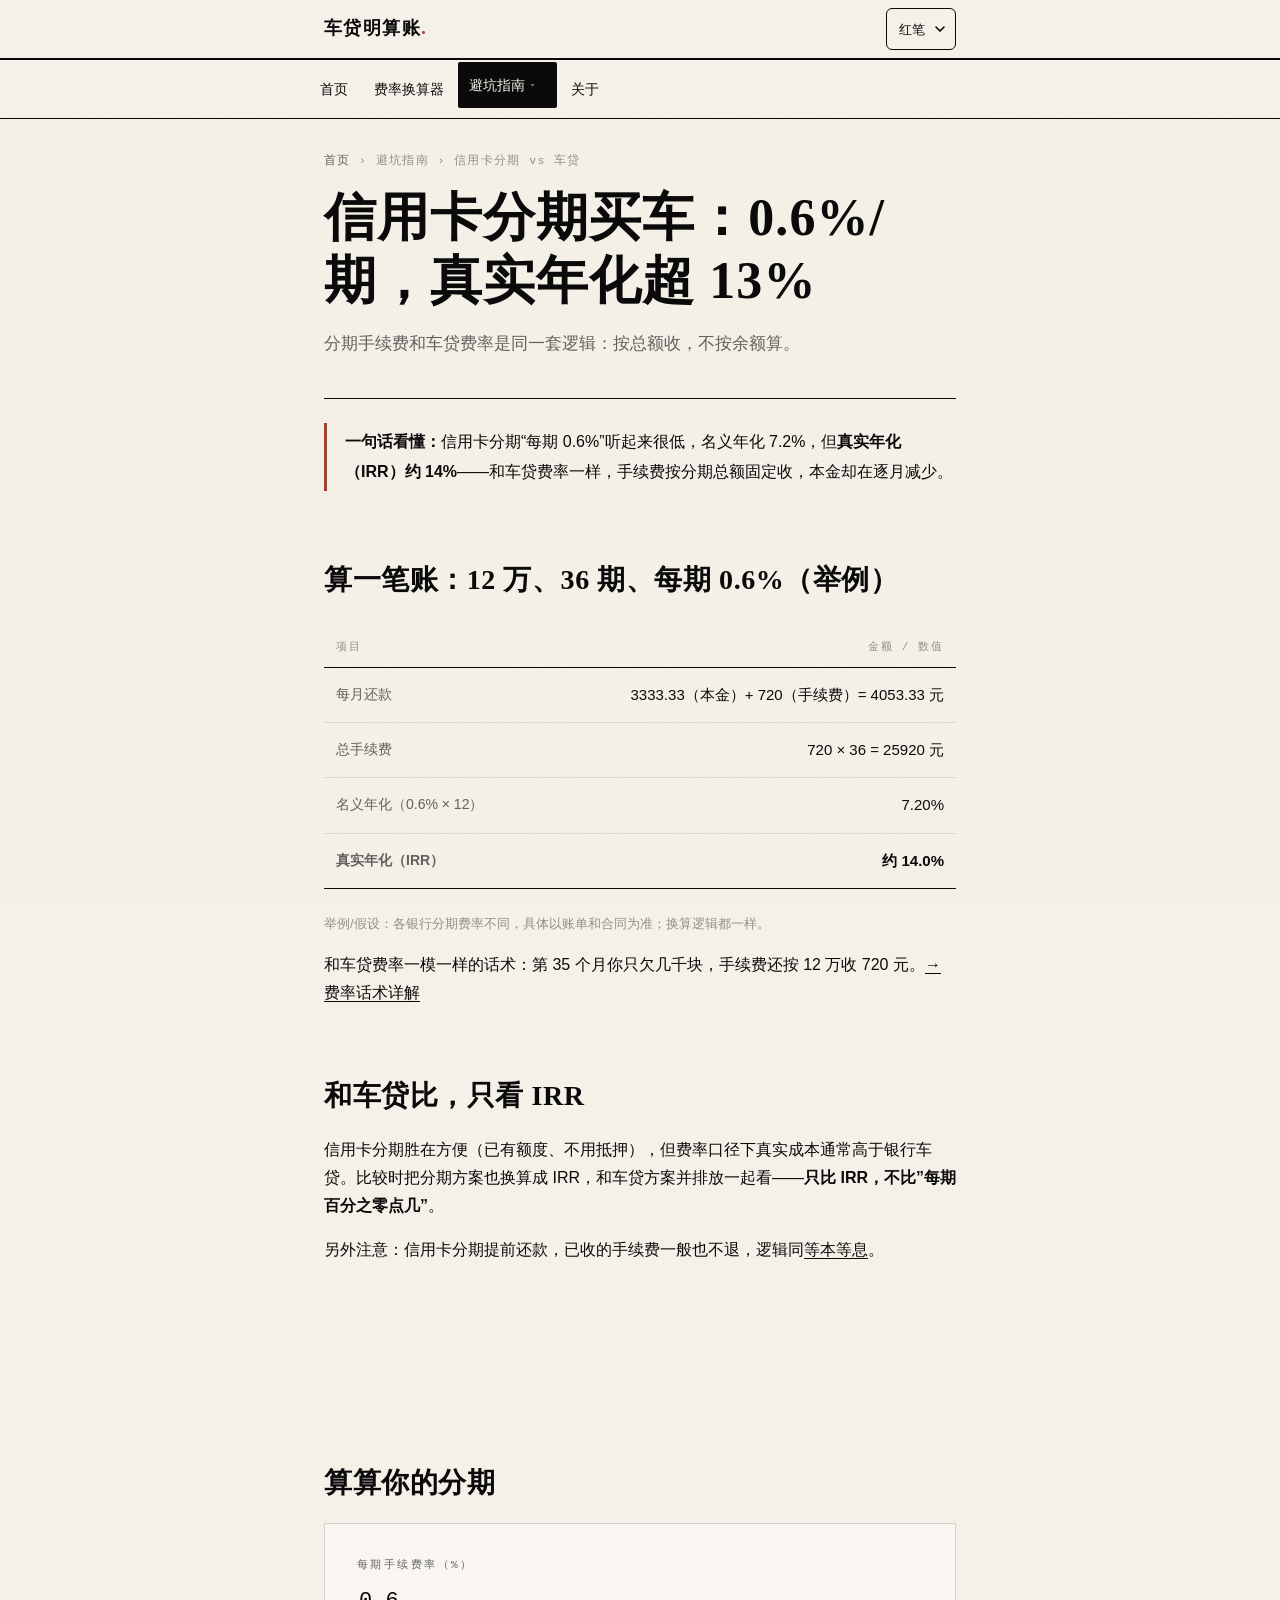
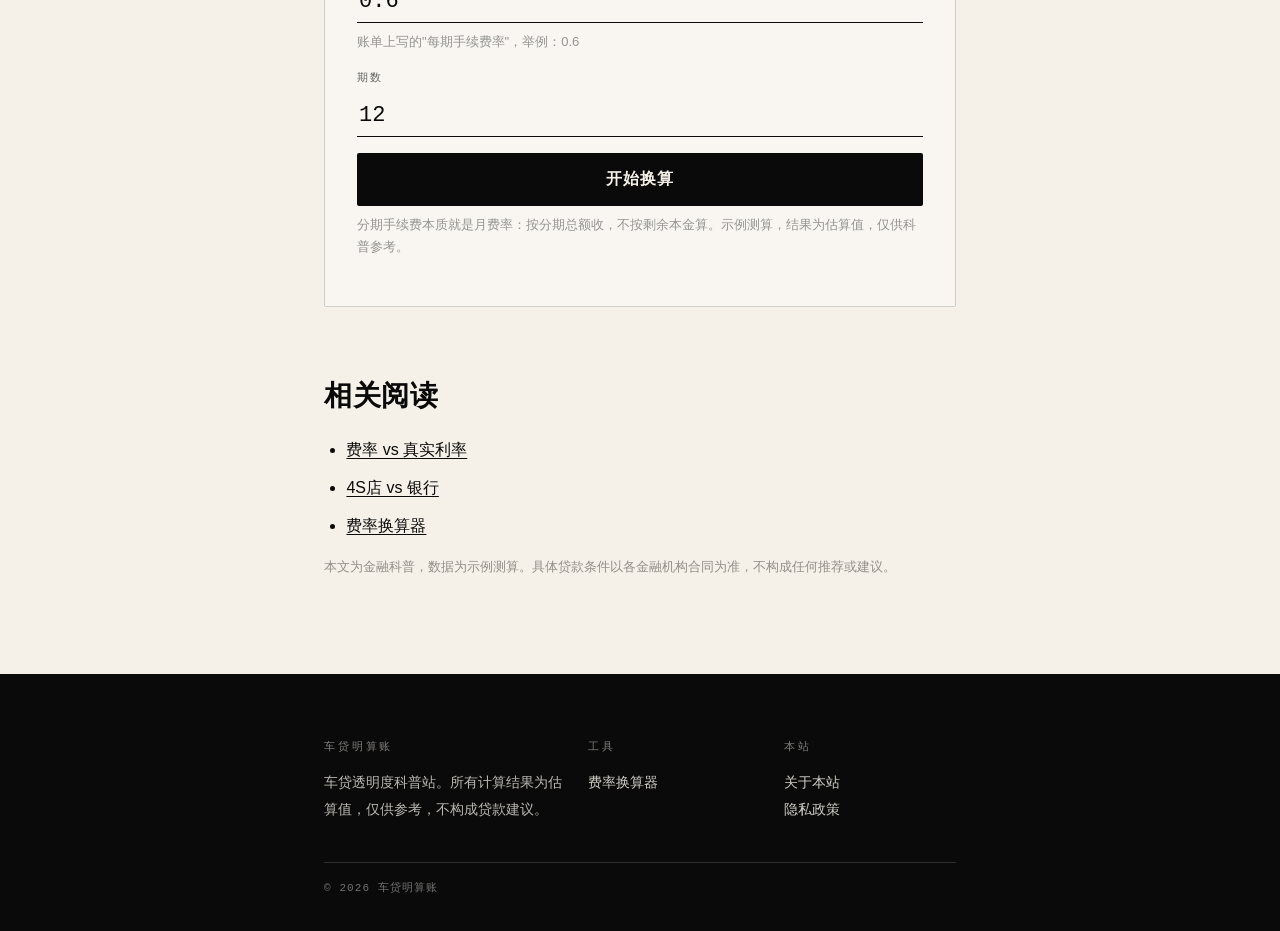
<file: xinyongka-fenqi.html>
<!DOCTYPE html>
<html lang="zh-CN" class="t-b">
<head>
<meta charset="UTF-8">
<meta name="viewport" content="width=device-width, initial-scale=1.0">
<title>信用卡分期买车划算吗｜分期手续费真实年化_车贷明算账</title>
<meta name="description" content="信用卡分期0.6%/期听起来很低？名义年化7.2%，真实年化（IRR）超过13%。分期手续费就是费率逻辑，只比IRR。">
<meta name="keywords" content="信用卡分期买车,信用卡分期手续费年化,分期费率换算">
<link rel="canonical" href="https://www.chedai-mingsuanzhang.com/xinyongka-fenqi.html">
<meta property="og:type" content="article">
<meta property="og:site_name" content="车贷明算账">
<meta property="og:title" content="信用卡分期 vs 车贷">
<meta property="og:description" content="0.6%/期≠年化7.2%，真实年化超13%。">
<meta property="og:url" content="https://www.chedai-mingsuanzhang.com/xinyongka-fenqi.html">
<link rel="stylesheet" href="themes.css">
<script>!function(){try{var t=localStorage.getItem('chedai-theme');if(t!=='a'&&t!=='c')t='b';var de=document.documentElement;
  de.className=(de.className.replace(/(^|\s)t-[abc](?=\s|$)/g,'')+' t-'+t).replace(/^\s+|\s+$/g,'');}catch(e){}}();</script>
<script type="application/ld+json">
{"@context": "https://schema.org", "@type": "FAQPage", "mainEntity": [{"@type": "Question", "name": "信用卡分期0.6%/期，年化到底是多少？", "acceptedAnswer": {"@type": "Answer", "text": "名义年化是0.6%×12=7.2%。但手续费按分期总额固定收取、本金逐月减少，真实年化（IRR）约为14%（36期举例）。各银行费率不同，具体以账单为准。"}}, {"@type": "Question", "name": "信用卡分期买车和车贷哪个划算？", "acceptedAnswer": {"@type": "Answer", "text": "把两种方案都换算成真实年化（IRR）再对比。一般来说银行车贷的真实年化更低，但信用卡分期胜在方便、无需抵押。具体以各机构合同为准。"}}]}
</script>
<!-- 统计代码占位：GA4 或百度统计二选一，上线前填入 -->
<!-- AI 来源识别（GEO pilot KPI：ai_referral 事件，source=ai 引擎名） -->
<script>
(function(){
  var AI_HOSTS = {
    "chatgpt.com":"chatgpt","chat.openai.com":"chatgpt",
    "claude.ai":"claude","perplexity.ai":"perplexity",
    "doubao.com":"doubao","www.doubao.com":"doubao",
    "kimi.moonshot.cn":"kimi","chat.deepseek.com":"deepseek",
    "yiyan.baidu.com":"wenxin","tongyi.aliyun.com":"tongyi",
    "poe.com":"poe","grok.com":"grok","gemini.google.com":"gemini",
    "copilot.microsoft.com":"copilot","meta.ai":"meta_ai"
  };
  function track(name, params){
    try{
      if(typeof gtag === "function"){ gtag("event", name, params||{}); }
      else if(typeof _hmt !== "undefined"){ _hmt.push(["_trackEvent","ai",name,(params&&params.source)||""]); }
      else { (window.__trackq = window.__trackq || []).push([name, params]); }
    }catch(e){}
  }
  try{
    var r = document.referrer;
    if(r){
      var host = (r.split("/")[2]||"").toLowerCase();
      var src = AI_HOSTS[host] || AI_HOSTS[host.replace(/^www\./,"")];
      if(src){ track("ai_referral", {source: src, page: location.pathname}); }
    }
  }catch(e){}
  window.__trackEvent = track;
})();
</script>

</head>
<body>
<header class="site-header">
  <div class="meta-bar"><span>车贷透明度科普</span><span>IRR · 真实年化利率</span><span>2026</span></div>
  <div class="wrap head-row">
    <a class="logo" href="index.html">车贷明算账<span class="dot">.</span></a>
    <select class="theme-select" aria-label="切换风格">
      <option value="a">深蓝</option>
      <option value="b" selected>红笔</option>
      <option value="c">瑞士</option>
    </select>
  </div>
  <nav class="main-nav" aria-label="主导航"><div class="nav-strip wrap">
      <a href="index.html">首页</a>
      <a href="feilv-irr.html">费率换算器</a>
      <details class="nav-group active">
      <summary><span>避坑指南</span><span class="caret">▾</span></summary>
      <div class="nav-drop">
        <a href="zhinan.html" class="drop-head">全部 10 篇 →</a>
        <a href="feilv-vs-lilv.html"><span class="n">01</span>费率 vs 真实利率</a>
        <a href="dengben-dengxi.html"><span class="n">02</span>等额本息 vs 等本等息</a>
        <a href="ling-shoufu.html"><span class="n">03</span>0首付0利息的真相</a>
        <a href="tiqian-huankuan.html"><span class="n">04</span>提前还款违约金</a>
        <a href="sidi-vs-yinhang.html"><span class="n">05</span>4S店 vs 银行</a>
        <a href="xinyongka-fenqi.html"><span class="n">06</span>信用卡分期 vs 车贷</a>
        <a href="tiexi.html"><span class="n">07</span>新能源贴息</a>
        <a href="rongzi-zulin.html"><span class="n">08</span>融资租赁 vs 贷款</a>
        <a href="beiju.html"><span class="n">09</span>车贷被拒原因</a>
        <a href="hetong.html"><span class="n">10</span>合同避坑8项</a>
      </div>
    </details>
      <a href="guanyu.html">关于</a>
    </div></nav>
  <script>document.addEventListener("change",function(e){var el=e.target;if(el&&el.classList&&el.classList.contains("theme-select")){setTheme(el.value);}});</script>
  <script>document.addEventListener("click",function(e){var ds=document.querySelectorAll("details.nav-group[open]");for(var i=0;i<ds.length;i++){if(!ds[i].contains(e.target)){ds[i].removeAttribute("open");}}});</script>
</header>
<script>
function curTheme(){var m=/(^|\s)t-([abc])(?=\s|$)/.exec(document.documentElement.className);return m?m[2]:'b';}
function setTheme(t){
  if(t!=='a'&&t!=='b'&&t!=='c')t='b';
  var de=document.documentElement;
  de.className=(de.className.replace(/(^|\s)t-[abc](?=\s|$)/g,'')+' t-'+t).replace(/^\s+|\s+$/g,'');
  
  try{localStorage.setItem('chedai-theme',t);}catch(e){}
  var sels=document.querySelectorAll('.theme-select');
  for(var i=0;i<sels.length;i++){sels[i].value=t;}
  if(typeof window.__trackEvent==='function'){try{window.__trackEvent('theme_switch',{theme:t});}catch(e){}}
  syncThemeExtras();
}
function syncThemeExtras(){
  var t=curTheme();
  var grid=document.getElementById('resultGrid'), bars=document.getElementById('r_bars');
  if(bars&&grid){
    if(t==='c'&&grid.style.display!=='none'){
      var nom=parseFloat(document.getElementById('r_nom').textContent)||0;
      var irr=parseFloat(document.getElementById('r_irr').textContent)||0;
      document.getElementById('r_barNom').style.width=Math.min(100,nom/10*100)+'%';
      document.getElementById('r_barIrr').style.width=Math.min(100,irr/10*100)+'%';
      document.getElementById('r_valNom').textContent=nom.toFixed(2)+'%';
      document.getElementById('r_valIrr').textContent=irr.toFixed(2)+'%';
      bars.style.display='block';
    }else{bars.style.display='none';}
  }
  if(t==='a'&&typeof heroIrr==='function'){try{heroIrr(true);}catch(e){}}
}
(function(){
  var t='b';
  try{var s=localStorage.getItem('chedai-theme');if(s==='a'||s==='b'||s==='c')t=s;}catch(e){}
  var de=document.documentElement;
  de.className=(de.className.replace(/(^|\s)t-[abc](?=\s|$)/g,'')+' t-'+t).replace(/^\s+|\s+$/g,'');
  
  var sels=document.querySelectorAll('.theme-select');
  for(var i=0;i<sels.length;i++){sels[i].value=t;}
  
  syncThemeExtras();
})();
</script>
<main class="article">
<div class="wrap">
  <div class="article-head">
  <div class="crumb"><a href="index.html">首页</a> › 避坑指南 › 信用卡分期 vs 车贷</div>
  <h1 class="page-title">信用卡分期买车：0.6%/期，真实年化超 13%</h1>
  <p class="page-sub">分期手续费和车贷费率是同一套逻辑：按总额收，不按余额算。</p>
</div>
  <p class="tldr"><strong>一句话看懂：</strong>信用卡分期“每期 0.6%”听起来很低，名义年化 7.2%，但<strong>真实年化（IRR）约 14%</strong>——和车贷费率一样，手续费按分期总额固定收，本金却在逐月减少。</p>

  <div class="section">
    <h2>算一笔账：12 万、36 期、每期 0.6%（举例）</h2>
    <table class="cmp-table">
      <tr><th>项目</th><th>金额 / 数值</th></tr>
      <tr><td>每月还款</td><td>3333.33（本金）+ 720（手续费）= 4053.33 元</td></tr>
      <tr><td>总手续费</td><td>720 × 36 = 25920 元</td></tr>
      <tr><td>名义年化（0.6% × 12）</td><td>7.20%</td></tr>
      <tr><td><strong>真实年化（IRR）</strong></td><td><strong>约 14.0%</strong></td></tr>
    </table>
    <p class="hint">举例/假设：各银行分期费率不同，具体以账单和合同为准；换算逻辑都一样。</p>
    <p>和车贷费率一模一样的话术：第 35 个月你只欠几千块，手续费还按 12 万收 720 元。<a href="feilv-vs-lilv.html">→ 费率话术详解</a></p>
  </div>

  <div class="section">
    <h2>和车贷比，只看 IRR</h2>
    <p>信用卡分期胜在方便（已有额度、不用抵押），但费率口径下真实成本通常高于银行车贷。比较时把分期方案也换算成 IRR，和车贷方案并排放一起看——<strong>只比 IRR，不比”每期百分之零点几”</strong>。</p>
    <p>另外注意：信用卡分期提前还款，已收的手续费一般也不退，逻辑同<a href="dengben-dengxi.html">等本等息</a>。</p>
  </div>

  <div class="adslot">
    <ins class="adsbygoogle" style="display:block" data-ad-client="ca-pub-0000000000000000" data-ad-slot="0000000000" data-ad-format="auto" data-full-width-responsive="true"></ins>
  </div>

  <div class="section">
    <h2>算算你的分期</h2>
    <div class="panel">
      <div class="field">
        <label for="xf-f">每期手续费率（%）</label>
        <input type="number" id="xf-f" value="0.6" step="0.01" min="0" inputmode="decimal">
        <div class="hint">账单上写的"每期手续费率"，举例：0.6</div>
      </div>
      <div class="field">
        <label for="xf-n">期数</label>
        <input type="number" id="xf-n" value="12" step="1" min="1" max="120" inputmode="numeric">
      </div>
      <button class="calc-go" onclick="xfCalc()">开始换算</button>
      <div class="result-grid" id="xf-res" style="display:none;margin-top:16px">
        <div class="stat"><div class="k">名义年化（费率×12）</div><div class="v" id="xf-nom">—</div></div>
        <div class="stat hl"><div class="k">真实年化利率（IRR）</div><div class="v" id="xf-irr">—</div></div>
      </div>
      <p class="hint">分期手续费本质就是月费率：按分期总额收，不按剩余本金算。示例测算，结果为估算值，仅供科普参考。</p>
    </div>
  </div>
<script>
function xfIRR(fPct,n){
  var r=fPct/100, pmt=1/n+r, lo=1e-7, hi=0.2, mid, pv, k;
  for(k=0;k<80;k++){ mid=(lo+hi)/2; pv=pmt*(1-Math.pow(1+mid,-n))/mid; if(pv>1){lo=mid;}else{hi=mid;} }
  return (Math.pow(1+(lo+hi)/2,12)-1)*100;
}
function xfCalc(){
  var f=parseFloat(document.getElementById('xf-f').value),
      n=parseInt(document.getElementById('xf-n').value,10);
  if(!(f>=0)||!(n>0))return;
  document.getElementById('xf-nom').textContent=(f*12).toFixed(2)+'%';
  document.getElementById('xf-irr').textContent=xfIRR(f,n).toFixed(2)+'%';
  document.getElementById('xf-res').style.display='';
}
</script>

  <div class="section">
    <h2>相关阅读</h2>
    <ul>
      <li><a href="feilv-vs-lilv.html">费率 vs 真实利率</a></li>
      <li><a href="sidi-vs-yinhang.html">4S店 vs 银行</a></li>
      <li><a href="feilv-irr.html">费率换算器</a></li>
    </ul>
  </div>

  <p class="hint">本文为金融科普，数据为示例测算。具体贷款条件以各金融机构合同为准，不构成任何推荐或建议。</p>
</div>
</main>
<footer class="site-footer">
  <div class="wrap">
    <div class="cols">
      <div><h4>车贷明算账</h4><p>车贷透明度科普站。所有计算结果为估算值，仅供参考，不构成贷款建议。</p></div>
      <div><h4>工具</h4><ul><li><a href="feilv-irr.html">费率换算器</a></li></ul></div>
      <div><h4>本站</h4><ul><li><a href="guanyu.html">关于本站</a></li><li><a href="yinsi.html">隐私政策</a></li></ul></div>
    </div>
    <div class="copyright"><span>© 2026 车贷明算账</span><span><!-- 备案号占位 --></span></div>
  </div>
</footer>
</body>
</html>
</file>
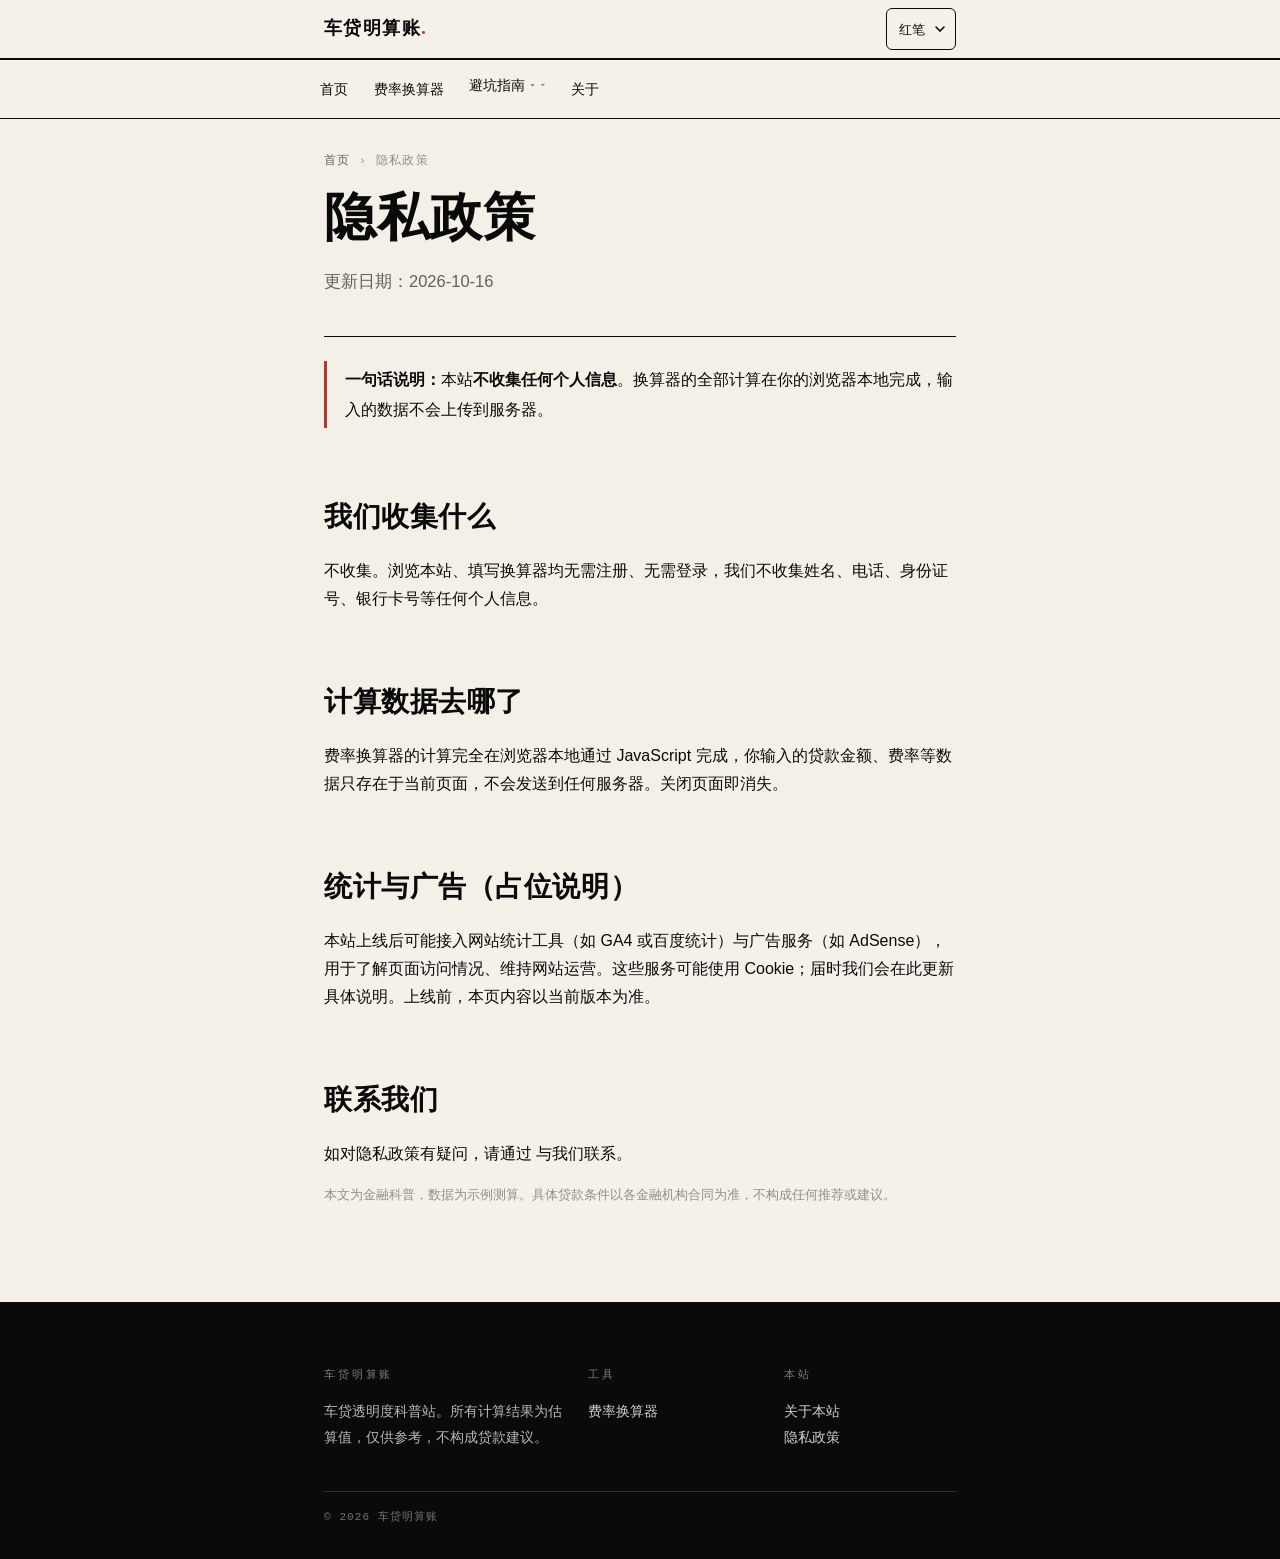
<file: yinsi.html>
<!DOCTYPE html>
<html lang="zh-CN" class="t-b">
<head>
<meta charset="UTF-8">
<meta name="viewport" content="width=device-width, initial-scale=1.0">
<title>隐私政策｜车贷明算账</title>
<meta name="description" content="车贷明算账隐私政策：本站不收集个人信息，计算器在浏览器本地运行。">
<meta name="keywords" content="隐私政策,车贷明算账">
<link rel="canonical" href="https://www.chedai-mingsuanzhang.com/yinsi.html">
<meta property="og:type" content="article">
<meta property="og:site_name" content="车贷明算账">
<meta property="og:title" content="隐私政策｜车贷明算账">
<meta property="og:description" content="不收集个人信息，计算在本地完成。">
<meta property="og:url" content="https://www.chedai-mingsuanzhang.com/yinsi.html">
<link rel="stylesheet" href="themes.css">
<script>!function(){try{var t=localStorage.getItem('chedai-theme');if(t!=='a'&&t!=='c')t='b';var de=document.documentElement;
  de.className=(de.className.replace(/(^|\s)t-[abc](?=\s|$)/g,'')+' t-'+t).replace(/^\s+|\s+$/g,'');}catch(e){}}();</script>
<!-- 统计代码占位：GA4 或百度统计二选一，上线前填入 -->
<!-- AI 来源识别（GEO pilot KPI：ai_referral 事件，source=ai 引擎名） -->
<script>
(function(){
  var AI_HOSTS = {
    "chatgpt.com":"chatgpt","chat.openai.com":"chatgpt",
    "claude.ai":"claude","perplexity.ai":"perplexity",
    "doubao.com":"doubao","www.doubao.com":"doubao",
    "kimi.moonshot.cn":"kimi","chat.deepseek.com":"deepseek",
    "yiyan.baidu.com":"wenxin","tongyi.aliyun.com":"tongyi",
    "poe.com":"poe","grok.com":"grok","gemini.google.com":"gemini",
    "copilot.microsoft.com":"copilot","meta.ai":"meta_ai"
  };
  function track(name, params){
    try{
      if(typeof gtag === "function"){ gtag("event", name, params||{}); }
      else if(typeof _hmt !== "undefined"){ _hmt.push(["_trackEvent","ai",name,(params&&params.source)||""]); }
      else { (window.__trackq = window.__trackq || []).push([name, params]); }
    }catch(e){}
  }
  try{
    var r = document.referrer;
    if(r){
      var host = (r.split("/")[2]||"").toLowerCase();
      var src = AI_HOSTS[host] || AI_HOSTS[host.replace(/^www\./,"")];
      if(src){ track("ai_referral", {source: src, page: location.pathname}); }
    }
  }catch(e){}
  window.__trackEvent = track;
})();
</script>

</head>
<body>
<header class="site-header">
  <div class="meta-bar"><span>车贷透明度科普</span><span>IRR · 真实年化利率</span><span>2026</span></div>
  <div class="wrap head-row">
    <a class="logo" href="index.html">车贷明算账<span class="dot">.</span></a>
    <select class="theme-select" aria-label="切换风格">
      <option value="a">深蓝</option>
      <option value="b" selected>红笔</option>
      <option value="c">瑞士</option>
    </select>
  </div>
  <nav class="main-nav" aria-label="主导航"><div class="nav-strip wrap">
      <a href="index.html">首页</a>
      <a href="feilv-irr.html">费率换算器</a>
      <details class="nav-group">
      <summary><span>避坑指南</span><span class="caret">▾</span></summary>
      <div class="nav-drop">
        <a href="zhinan.html" class="drop-head">全部 10 篇 →</a>
        <a href="feilv-vs-lilv.html"><span class="n">01</span>费率 vs 真实利率</a>
        <a href="dengben-dengxi.html"><span class="n">02</span>等额本息 vs 等本等息</a>
        <a href="ling-shoufu.html"><span class="n">03</span>0首付0利息的真相</a>
        <a href="tiqian-huankuan.html"><span class="n">04</span>提前还款违约金</a>
        <a href="sidi-vs-yinhang.html"><span class="n">05</span>4S店 vs 银行</a>
        <a href="xinyongka-fenqi.html"><span class="n">06</span>信用卡分期 vs 车贷</a>
        <a href="tiexi.html"><span class="n">07</span>新能源贴息</a>
        <a href="rongzi-zulin.html"><span class="n">08</span>融资租赁 vs 贷款</a>
        <a href="beiju.html"><span class="n">09</span>车贷被拒原因</a>
        <a href="hetong.html"><span class="n">10</span>合同避坑8项</a>
      </div>
    </details>
      <a href="guanyu.html">关于</a>
    </div></nav>
  <script>document.addEventListener("change",function(e){var el=e.target;if(el&&el.classList&&el.classList.contains("theme-select")){setTheme(el.value);}});</script>
  <script>document.addEventListener("click",function(e){var ds=document.querySelectorAll("details.nav-group[open]");for(var i=0;i<ds.length;i++){if(!ds[i].contains(e.target)){ds[i].removeAttribute("open");}}});</script>
</header>
<script>
function curTheme(){var m=/(^|\s)t-([abc])(?=\s|$)/.exec(document.documentElement.className);return m?m[2]:'b';}
function setTheme(t){
  if(t!=='a'&&t!=='b'&&t!=='c')t='b';
  var de=document.documentElement;
  de.className=(de.className.replace(/(^|\s)t-[abc](?=\s|$)/g,'')+' t-'+t).replace(/^\s+|\s+$/g,'');
  
  try{localStorage.setItem('chedai-theme',t);}catch(e){}
  var sels=document.querySelectorAll('.theme-select');
  for(var i=0;i<sels.length;i++){sels[i].value=t;}
  if(typeof window.__trackEvent==='function'){try{window.__trackEvent('theme_switch',{theme:t});}catch(e){}}
  syncThemeExtras();
}
function syncThemeExtras(){
  var t=curTheme();
  var grid=document.getElementById('resultGrid'), bars=document.getElementById('r_bars');
  if(bars&&grid){
    if(t==='c'&&grid.style.display!=='none'){
      var nom=parseFloat(document.getElementById('r_nom').textContent)||0;
      var irr=parseFloat(document.getElementById('r_irr').textContent)||0;
      document.getElementById('r_barNom').style.width=Math.min(100,nom/10*100)+'%';
      document.getElementById('r_barIrr').style.width=Math.min(100,irr/10*100)+'%';
      document.getElementById('r_valNom').textContent=nom.toFixed(2)+'%';
      document.getElementById('r_valIrr').textContent=irr.toFixed(2)+'%';
      bars.style.display='block';
    }else{bars.style.display='none';}
  }
  if(t==='a'&&typeof heroIrr==='function'){try{heroIrr(true);}catch(e){}}
}
(function(){
  var t='b';
  try{var s=localStorage.getItem('chedai-theme');if(s==='a'||s==='b'||s==='c')t=s;}catch(e){}
  var de=document.documentElement;
  de.className=(de.className.replace(/(^|\s)t-[abc](?=\s|$)/g,'')+' t-'+t).replace(/^\s+|\s+$/g,'');
  
  var sels=document.querySelectorAll('.theme-select');
  for(var i=0;i<sels.length;i++){sels[i].value=t;}
  
  syncThemeExtras();
})();
</script>
<main class="article">
<div class="wrap">
  <div class="article-head">
  <div class="crumb"><a href="index.html">首页</a> › 隐私政策</div>
  <h1 class="page-title">隐私政策</h1>
  <p class="page-sub">更新日期：2026-10-16</p>
</div>
  <p class="tldr"><strong>一句话说明：</strong>本站<strong>不收集任何个人信息</strong>。换算器的全部计算在你的浏览器本地完成，输入的数据不会上传到服务器。</p>

  <div class="section">
    <h2>我们收集什么</h2>
    <p>不收集。浏览本站、填写换算器均无需注册、无需登录，我们不收集姓名、电话、身份证号、银行卡号等任何个人信息。</p>
  </div>

  <div class="section">
    <h2>计算数据去哪了</h2>
    <p>费率换算器的计算完全在浏览器本地通过 JavaScript 完成，你输入的贷款金额、费率等数据只存在于当前页面，不会发送到任何服务器。关闭页面即消失。</p>
  </div>

  <div class="section">
    <h2>统计与广告（占位说明）</h2>
    <p>本站上线后可能接入网站统计工具（如 GA4 或百度统计）与广告服务（如 AdSense），用于了解页面访问情况、维持网站运营。这些服务可能使用 Cookie；届时我们会在此更新具体说明。上线前，本页内容以当前版本为准。</p>
  </div>

  <div class="section">
    <h2>联系我们</h2>
    <p>如对隐私政策有疑问，请通过 <!-- 联系邮箱占位 --> 与我们联系。</p>
  </div>

  <p class="hint">本文为金融科普，数据为示例测算。具体贷款条件以各金融机构合同为准，不构成任何推荐或建议。</p>
</div>
</main>
<footer class="site-footer">
  <div class="wrap">
    <div class="cols">
      <div><h4>车贷明算账</h4><p>车贷透明度科普站。所有计算结果为估算值，仅供参考，不构成贷款建议。</p></div>
      <div><h4>工具</h4><ul><li><a href="feilv-irr.html">费率换算器</a></li></ul></div>
      <div><h4>本站</h4><ul><li><a href="guanyu.html">关于本站</a></li><li><a href="yinsi.html">隐私政策</a></li></ul></div>
    </div>
    <div class="copyright"><span>© 2026 车贷明算账</span><span><!-- 备案号占位 --></span></div>
  </div>
</footer>
</body>
</html>
</file>
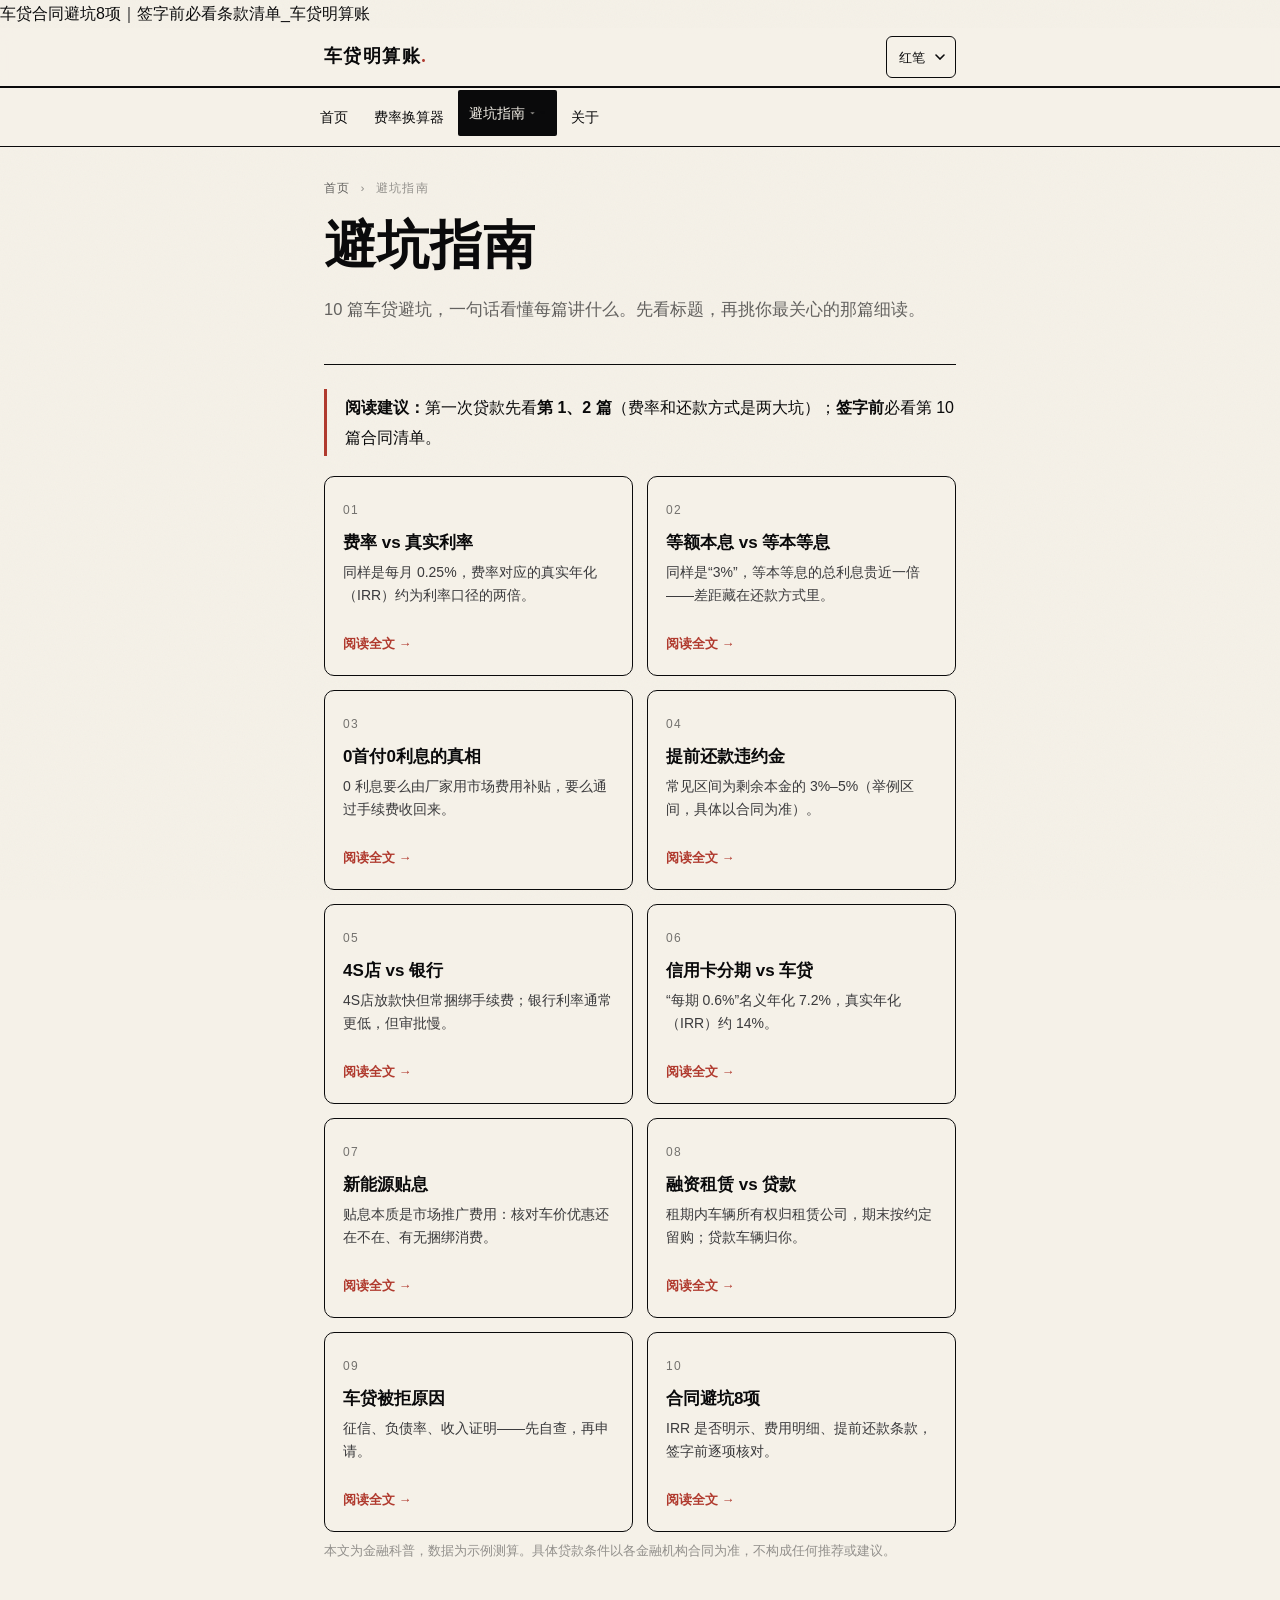
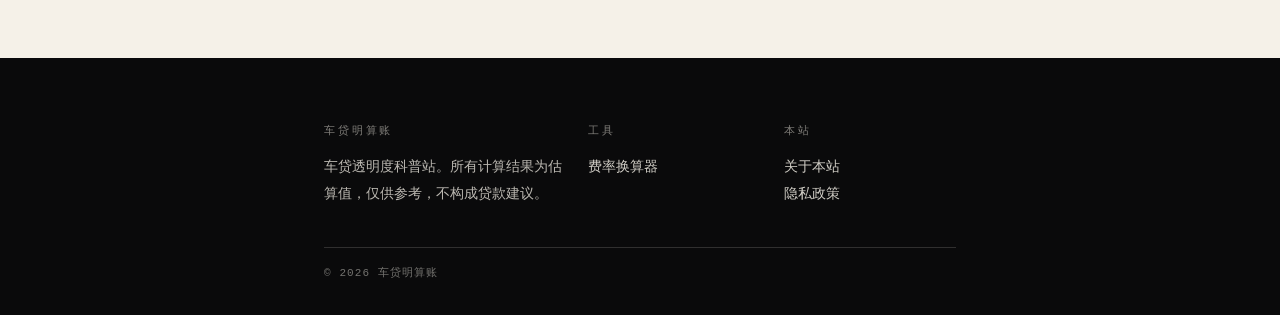
<file: zhinan.html>
<!DOCTYPE html>
<html lang="zh-CN" class="t-b">
<head>
<meta charset="UTF-8">
<meta name="viewport" content="width=device-width, initial-scale=1.0">
<title>避坑指南｜10 篇车贷避坑全收录｜车贷明算账</title>车贷合同避坑8项｜签字前必看条款清单_车贷明算账</title>
<meta name="description" content="车贷避坑指南索引：费率 vs 真实利率、等额本息 vs 等本等息、0首付真相、提前还款违约金等 10 篇，一句话看懂每篇讲什么。">
<meta name="keywords" content="车贷合同注意事项,车贷合同避坑,贷款合同条款">
<link rel="canonical" href="https://www.chedai-mingsuanzhang.com/zhinan.html">
<meta property="og:type" content="article">
<meta property="og:site_name" content="车贷明算账">
<meta property="og:title" content="避坑指南｜10 篇车贷避坑全收录｜车贷明算账">
<meta property="og:description" content="10 篇车贷避坑指南，一句话看懂每篇讲什么。">
<meta property="og:url" content="https://www.chedai-mingsuanzhang.com/zhinan.html">
<link rel="stylesheet" href="themes.css">
<script>!function(){try{var t=localStorage.getItem('chedai-theme');if(t!=='a'&&t!=='c')t='b';var de=document.documentElement;
  de.className=(de.className.replace(/(^|\s)t-[abc](?=\s|$)/g,'')+' t-'+t).replace(/^\s+|\s+$/g,'');}catch(e){}}();</script>
<script type="application/ld+json">{"@context":"https://schema.org","@type":"ItemList","name":"车贷避坑指南","itemListElement":[{"@type":"ListItem","position":1,"name":"费率 vs 真实利率","url":"https://www.chedai-mingsuanzhang.com/feilv-vs-lilv.html"},{"@type":"ListItem","position":2,"name":"等额本息 vs 等本等息","url":"https://www.chedai-mingsuanzhang.com/dengben-dengxi.html"},{"@type":"ListItem","position":3,"name":"0首付0利息的真相","url":"https://www.chedai-mingsuanzhang.com/ling-shoufu.html"},{"@type":"ListItem","position":4,"name":"提前还款违约金","url":"https://www.chedai-mingsuanzhang.com/tiqian-huankuan.html"},{"@type":"ListItem","position":5,"name":"4S店 vs 银行","url":"https://www.chedai-mingsuanzhang.com/sidi-vs-yinhang.html"},{"@type":"ListItem","position":6,"name":"信用卡分期 vs 车贷","url":"https://www.chedai-mingsuanzhang.com/xinyongka-fenqi.html"},{"@type":"ListItem","position":7,"name":"新能源贴息","url":"https://www.chedai-mingsuanzhang.com/tiexi.html"},{"@type":"ListItem","position":8,"name":"融资租赁 vs 贷款","url":"https://www.chedai-mingsuanzhang.com/rongzi-zulin.html"},{"@type":"ListItem","position":9,"name":"车贷被拒原因","url":"https://www.chedai-mingsuanzhang.com/beiju.html"},{"@type":"ListItem","position":10,"name":"合同避坑8项","url":"https://www.chedai-mingsuanzhang.com/hetong.html"}]}</script>
<!-- 统计代码占位：GA4 或百度统计二选一，上线前填入 -->
<!-- AI 来源识别（GEO pilot KPI：ai_referral 事件，source=ai 引擎名） -->
<script>
(function(){
  var AI_HOSTS = {
    "chatgpt.com":"chatgpt","chat.openai.com":"chatgpt",
    "claude.ai":"claude","perplexity.ai":"perplexity",
    "doubao.com":"doubao","www.doubao.com":"doubao",
    "kimi.moonshot.cn":"kimi","chat.deepseek.com":"deepseek",
    "yiyan.baidu.com":"wenxin","tongyi.aliyun.com":"tongyi",
    "poe.com":"poe","grok.com":"grok","gemini.google.com":"gemini",
    "copilot.microsoft.com":"copilot","meta.ai":"meta_ai"
  };
  function track(name, params){
    try{
      if(typeof gtag === "function"){ gtag("event", name, params||{}); }
      else if(typeof _hmt !== "undefined"){ _hmt.push(["_trackEvent","ai",name,(params&&params.source)||""]); }
      else { (window.__trackq = window.__trackq || []).push([name, params]); }
    }catch(e){}
  }
  try{
    var r = document.referrer;
    if(r){
      var host = (r.split("/")[2]||"").toLowerCase();
      var src = AI_HOSTS[host] || AI_HOSTS[host.replace(/^www\./,"")];
      if(src){ track("ai_referral", {source: src, page: location.pathname}); }
    }
  }catch(e){}
  window.__trackEvent = track;
})();
</script>

</head>
<body>
<header class="site-header">
  <div class="meta-bar"><span>车贷透明度科普</span><span>IRR · 真实年化利率</span><span>2026</span></div>
  <div class="wrap head-row">
    <a class="logo" href="index.html">车贷明算账<span class="dot">.</span></a>
    <select class="theme-select" aria-label="切换风格">
      <option value="a">深蓝</option>
      <option value="b" selected>红笔</option>
      <option value="c">瑞士</option>
    </select>
  </div>
  <nav class="main-nav" aria-label="主导航"><div class="nav-strip wrap">
      <a href="index.html">首页</a>
      <a href="feilv-irr.html">费率换算器</a>
      <details class="nav-group active">
      <summary><span>避坑指南</span><span class="caret">▾</span></summary>
      <div class="nav-drop">
        <a href="zhinan.html" class="drop-head">全部 10 篇 →</a>
        <a href="feilv-vs-lilv.html"><span class="n">01</span>费率 vs 真实利率</a>
        <a href="dengben-dengxi.html"><span class="n">02</span>等额本息 vs 等本等息</a>
        <a href="ling-shoufu.html"><span class="n">03</span>0首付0利息的真相</a>
        <a href="tiqian-huankuan.html"><span class="n">04</span>提前还款违约金</a>
        <a href="sidi-vs-yinhang.html"><span class="n">05</span>4S店 vs 银行</a>
        <a href="xinyongka-fenqi.html"><span class="n">06</span>信用卡分期 vs 车贷</a>
        <a href="tiexi.html"><span class="n">07</span>新能源贴息</a>
        <a href="rongzi-zulin.html"><span class="n">08</span>融资租赁 vs 贷款</a>
        <a href="beiju.html"><span class="n">09</span>车贷被拒原因</a>
        <a href="hetong.html"><span class="n">10</span>合同避坑8项</a>
      </div>
    </details>
      <a href="guanyu.html">关于</a>
    </div></nav>
  <script>document.addEventListener("change",function(e){var el=e.target;if(el&&el.classList&&el.classList.contains("theme-select")){setTheme(el.value);}});</script>
  <script>document.addEventListener("click",function(e){var ds=document.querySelectorAll("details.nav-group[open]");for(var i=0;i<ds.length;i++){if(!ds[i].contains(e.target)){ds[i].removeAttribute("open");}}});</script>
</header>
<script>
function curTheme(){var m=/(^|\s)t-([abc])(?=\s|$)/.exec(document.documentElement.className);return m?m[2]:'b';}
function setTheme(t){
  if(t!=='a'&&t!=='b'&&t!=='c')t='b';
  var de=document.documentElement;
  de.className=(de.className.replace(/(^|\s)t-[abc](?=\s|$)/g,'')+' t-'+t).replace(/^\s+|\s+$/g,'');
  
  try{localStorage.setItem('chedai-theme',t);}catch(e){}
  var sels=document.querySelectorAll('.theme-select');
  for(var i=0;i<sels.length;i++){sels[i].value=t;}
  if(typeof window.__trackEvent==='function'){try{window.__trackEvent('theme_switch',{theme:t});}catch(e){}}
  syncThemeExtras();
}
function syncThemeExtras(){
  var t=curTheme();
  var grid=document.getElementById('resultGrid'), bars=document.getElementById('r_bars');
  if(bars&&grid){
    if(t==='c'&&grid.style.display!=='none'){
      var nom=parseFloat(document.getElementById('r_nom').textContent)||0;
      var irr=parseFloat(document.getElementById('r_irr').textContent)||0;
      document.getElementById('r_barNom').style.width=Math.min(100,nom/10*100)+'%';
      document.getElementById('r_barIrr').style.width=Math.min(100,irr/10*100)+'%';
      document.getElementById('r_valNom').textContent=nom.toFixed(2)+'%';
      document.getElementById('r_valIrr').textContent=irr.toFixed(2)+'%';
      bars.style.display='block';
    }else{bars.style.display='none';}
  }
  if(t==='a'&&typeof heroIrr==='function'){try{heroIrr(true);}catch(e){}}
}
(function(){
  var t='b';
  try{var s=localStorage.getItem('chedai-theme');if(s==='a'||s==='b'||s==='c')t=s;}catch(e){}
  var de=document.documentElement;
  de.className=(de.className.replace(/(^|\s)t-[abc](?=\s|$)/g,'')+' t-'+t).replace(/^\s+|\s+$/g,'');
  
  var sels=document.querySelectorAll('.theme-select');
  for(var i=0;i<sels.length;i++){sels[i].value=t;}
  
  syncThemeExtras();
})();
</script>
<main class="article">
<div class="wrap">
  <div class="article-head">
  <div class="crumb"><a href="index.html">首页</a> › 避坑指南</div>
  <h1 class="page-title">避坑指南</h1>
  <p class="page-sub">10 篇车贷避坑，一句话看懂每篇讲什么。先看标题，再挑你最关心的那篇细读。</p>
</div>
  <p class="tldr"><strong>阅读建议：</strong>第一次贷款先看<strong>第 1、2 篇</strong>（费率和还款方式是两大坑）；<strong>签字前</strong>必看第 10 篇合同清单。</p>
  <div class="guide-grid">
    <a class="guide-card" href="feilv-vs-lilv.html">
      <span class="gc-num">01</span>
      <h3>费率 vs 真实利率</h3>
      <p>同样是每月 0.25%，费率对应的真实年化（IRR）约为利率口径的两倍。</p>
      <span class="gc-go">阅读全文 →</span>
    </a>
    <a class="guide-card" href="dengben-dengxi.html">
      <span class="gc-num">02</span>
      <h3>等额本息 vs 等本等息</h3>
      <p>同样是“3%”，等本等息的总利息贵近一倍——差距藏在还款方式里。</p>
      <span class="gc-go">阅读全文 →</span>
    </a>
    <a class="guide-card" href="ling-shoufu.html">
      <span class="gc-num">03</span>
      <h3>0首付0利息的真相</h3>
      <p>0 利息要么由厂家用市场费用补贴，要么通过手续费收回来。</p>
      <span class="gc-go">阅读全文 →</span>
    </a>
    <a class="guide-card" href="tiqian-huankuan.html">
      <span class="gc-num">04</span>
      <h3>提前还款违约金</h3>
      <p>常见区间为剩余本金的 3%–5%（举例区间，具体以合同为准）。</p>
      <span class="gc-go">阅读全文 →</span>
    </a>
    <a class="guide-card" href="sidi-vs-yinhang.html">
      <span class="gc-num">05</span>
      <h3>4S店 vs 银行</h3>
      <p>4S店放款快但常捆绑手续费；银行利率通常更低，但审批慢。</p>
      <span class="gc-go">阅读全文 →</span>
    </a>
    <a class="guide-card" href="xinyongka-fenqi.html">
      <span class="gc-num">06</span>
      <h3>信用卡分期 vs 车贷</h3>
      <p>“每期 0.6%”名义年化 7.2%，真实年化（IRR）约 14%。</p>
      <span class="gc-go">阅读全文 →</span>
    </a>
    <a class="guide-card" href="tiexi.html">
      <span class="gc-num">07</span>
      <h3>新能源贴息</h3>
      <p>贴息本质是市场推广费用：核对车价优惠还在不在、有无捆绑消费。</p>
      <span class="gc-go">阅读全文 →</span>
    </a>
    <a class="guide-card" href="rongzi-zulin.html">
      <span class="gc-num">08</span>
      <h3>融资租赁 vs 贷款</h3>
      <p>租期内车辆所有权归租赁公司，期末按约定留购；贷款车辆归你。</p>
      <span class="gc-go">阅读全文 →</span>
    </a>
    <a class="guide-card" href="beiju.html">
      <span class="gc-num">09</span>
      <h3>车贷被拒原因</h3>
      <p>征信、负债率、收入证明——先自查，再申请。</p>
      <span class="gc-go">阅读全文 →</span>
    </a>
    <a class="guide-card" href="hetong.html">
      <span class="gc-num">10</span>
      <h3>合同避坑8项</h3>
      <p>IRR 是否明示、费用明细、提前还款条款，签字前逐项核对。</p>
      <span class="gc-go">阅读全文 →</span>
    </a>
  </div>
  <p class="hint">本文为金融科普，数据为示例测算。具体贷款条件以各金融机构合同为准，不构成任何推荐或建议。</p>
</div>
</main>
<footer class="site-footer">
  <div class="wrap">
    <div class="cols">
      <div><h4>车贷明算账</h4><p>车贷透明度科普站。所有计算结果为估算值，仅供参考，不构成贷款建议。</p></div>
      <div><h4>工具</h4><ul><li><a href="feilv-irr.html">费率换算器</a></li></ul></div>
      <div><h4>本站</h4><ul><li><a href="guanyu.html">关于本站</a></li><li><a href="yinsi.html">隐私政策</a></li></ul></div>
    </div>
    <div class="copyright"><span>© 2026 车贷明算账</span><span><!-- 备案号占位 --></span></div>
  </div>
</footer>
</body>
</html>
</file>
<file: themes.css>
/* ============ 车贷明算账 · 三主题统一关样式表 themes.css ============
/* A=深蓝(午夜对决) B=红笔校对(默认) C=瑞士硬数据。由 build_themes.py 自动生成，请勿手改。 */

/* ---------- 全局基线（* 与 html 在三版中完全一致，只出一份） ---------- */
*{box-sizing:border-box;margin:0;padding:0}
html{-webkit-text-size-adjust:100%}

/* ---------- B 主题变量（:root 默认值，无 JS 时即 B） ---------- */
/* 车贷明算账 · 方向B「编辑红笔校对」全站执行 2026-10-16
   用户选定（三方向之 B）。语言：米白纸 #f5f1e8 + 墨字 #0a0a0b，
   朱砂红 #b03a2e 为唯一 accent（红笔批改），其余皆墨。
   字体：标题宋体 / 批注楷体 / 正文黑体 / 标签等宽 */
:root{
  --paper:#f5f1e8;
  --ink:#0a0a0b;
  --red:#b03a2e;
  --card:rgba(255,255,255,.4);
  --line:rgba(10,10,11,.16);
  --line-soft:rgba(10,10,11,.09);
  --muted:rgba(10,10,11,.62);
  --faint:rgba(10,10,11,.42);
  --serif:"Noto Serif SC","Songti SC","STSong",serif;
  --sans:-apple-system,BlinkMacSystemFont,"PingFang SC","Hiragino Sans GB","Microsoft YaHei","Noto Sans SC",sans-serif;
  --kai:"Kaiti SC","STKaiti","KaiTi","TW-Kai",serif;
  --mono:ui-monospace,"SF Mono",SFMono-Regular,Menlo,Consolas,monospace;
  --maxw:680px;
  --sp-4:12px; --sp-5:16px; --sp-6:24px; --sp-7:32px; --sp-8:40px; --sp-10:64px; --sp-12:96px;
}
.t-b body, .t-b body{
  font-family:var(--sans);font-size:16px;line-height:1.75;color:var(--ink);
  background:var(--paper);
}
/* 纸纹 */
.t-b body::before, .t-b body::before{
  content:"";position:fixed;inset:0;pointer-events:none;z-index:0;opacity:.05;
  background-image:url("data:image/svg+xml,%3Csvg xmlns='http://www.w3.org/2000/svg' width='140' height='140'%3E%3Cfilter id='n'%3E%3CfeTurbulence type='fractalNoise' baseFrequency='.85' numOctaves='2'/%3E%3C/filter%3E%3Crect width='140' height='140' filter='url(%23n)' opacity='.7'/%3E%3C/svg%3E");
}
.t-b body>*, .t-b body>*{position:relative;z-index:1}
.t-b ::selection, .t-b ::selection{background:var(--red);color:var(--paper)}
.t-b a, .t-b a{color:var(--ink);text-decoration-thickness:1px;text-underline-offset:3px}
.t-b .wrap, .t-b .wrap{max-width:var(--maxw);margin:0 auto;padding:0 24px}
.t-b .wrap-wide, .t-b .wrap-wide{max-width:760px}
/* ——— 顶栏：校样风 ——— */
.t-b .site-header, .t-b .site-header{background:rgba(245,241,232,.94);backdrop-filter:blur(8px);border-bottom:1px solid var(--ink);position:sticky;top:0;z-index:40}
.t-b .site-header .wrap, .t-b .site-header .wrap{display:flex;align-items:center;height:58px;gap:16px}
.t-b .logo, .t-b .logo{font-family:var(--serif);font-weight:600;font-size:18px;letter-spacing:.08em;text-decoration:none}
.t-b .logo .dot, .t-b .logo .dot{color:var(--red)}
.t-b .logo-mark, .t-b .logo-mark{display:none}
.t-b .nav-toggle, .t-b .nav-toggle{display:none;background:none;border:1px solid var(--line);border-radius:2px;font-size:17px;padding:3px 10px;cursor:pointer;color:var(--ink);margin-left:auto}
.t-b .main-nav, .t-b .main-nav{display:flex;align-items:center;gap:2px;margin-left:auto}
.t-b .main-nav>a, .t-b .main-nav>a{font-size:14px;font-weight:500;text-decoration:none;padding:7px 11px;border-radius:2px}
.t-b .main-nav>a:hover, .t-b .main-nav>a:hover{background:rgba(10,10,11,.05)}
.t-b .main-nav>a.active, .t-b .main-nav>a.active{background:var(--ink);color:var(--paper)}
.t-b .nav-group, .t-b .nav-group{position:relative}
.t-b .nav-group summary, .t-b .nav-group summary{font-size:14px;font-weight:500;padding:7px 11px;cursor:pointer;list-style:none;border-radius:2px}
.t-b .nav-group summary::-webkit-details-marker, .t-b .nav-group summary::-webkit-details-marker{display:none}
.t-b .nav-group summary:hover, .t-b .nav-group summary:hover{background:rgba(10,10,11,.05)}
.t-b .nav-group summary::after, .t-b .nav-group summary::after{content:" ▾";font-size:11px;color:var(--faint)}
.t-b .nav-drop, .t-b .nav-drop{position:absolute;top:calc(100% + 6px);right:0;min-width:210px;background:var(--paper);border:1px solid var(--line);border-radius:4px;padding:6px;box-shadow:0 12px 28px rgba(10,10,11,.12);z-index:50}
.t-b .nav-drop a, .t-b .nav-drop a{display:block;font-size:14px;text-decoration:none;padding:8px 12px;border-radius:2px}
.t-b .nav-drop a:hover, .t-b .nav-drop a:hover{background:rgba(10,10,11,.05)}
/* ——— hero：红笔勘误 ——— */
.t-b .hero, .t-b .hero{padding:56px 0 0}
.t-b .hero-kicker, .t-b .hero-kicker{font-family:var(--mono);font-size:12px;letter-spacing:.34em;color:var(--muted);margin-bottom:28px}
.t-b .hero-kicker .tick, .t-b .hero-kicker .tick{color:var(--red);font-weight:700}
.t-b .hero-title, .t-b .hero-title{font-family:var(--serif);font-weight:600;font-size:clamp(46px,13.5vw,88px);line-height:1.16;letter-spacing:.02em;text-wrap:balance}
.t-b .hero-sub, .t-b .hero-sub{margin-top:24px;font-size:16.5px;color:var(--muted);max-width:30em}
.t-b .hero-sub b, .t-b .hero-sub b{color:var(--ink);font-weight:600}
.t-b .proof, .t-b .proof{position:relative;margin-top:44px;border:1px solid var(--line);background:var(--card);padding:30px 26px 34px}
.t-b .proof-tag, .t-b .proof-tag{position:absolute;top:-13px;left:22px;background:var(--paper);border:1px solid var(--red);color:var(--red);font-family:var(--mono);font-size:11px;letter-spacing:.3em;padding:3px 12px 3px 15px}
.t-b .proof .quote, .t-b .proof .quote{font-size:16px;color:var(--muted);line-height:1.9}
.t-b .proof .quote b, .t-b .proof .quote b{font-family:var(--mono);font-weight:600;color:var(--ink);font-feature-settings:"tnum"}
.t-b .numbers, .t-b .numbers{margin-top:26px;display:flex;align-items:flex-end;gap:28px;flex-wrap:wrap}
.t-b .cap, .t-b .cap{font-family:var(--mono);font-size:10.5px;letter-spacing:.24em;color:var(--faint);margin-bottom:10px}
.t-b .nominal, .t-b .nominal{position:relative;display:inline-block;font-family:var(--serif);font-size:clamp(34px,8.5vw,52px);line-height:1;color:var(--faint);font-feature-settings:"tnum";padding:0 .08em}
.t-b .nominal .strike, .t-b .nominal .strike{position:absolute;left:-9%;top:6%;width:118%;height:88%;overflow:visible;pointer-events:none}
.t-b .nominal .strike path, .t-b .nominal .strike path{stroke:var(--red);stroke-width:7;fill:none;stroke-linecap:round;stroke-dasharray:100;stroke-dashoffset:100;animation:strikeIn .7s .55s cubic-bezier(.55,.06,.35,1) forwards}
@keyframes strikeIn{to{stroke-dashoffset:0}}
.t-b .annotation, .t-b .annotation{transform:rotate(-2deg);color:var(--red);font-family:var(--kai);opacity:0;animation:annIn .45s 1.15s ease-out forwards}
@keyframes annIn{from{opacity:0;transform:rotate(-2deg) translateY(8px)}to{opacity:1;transform:rotate(-2deg) translateY(0)}}
.t-b .annotation .ann-k, .t-b .annotation .ann-k{font-size:19px;letter-spacing:.1em}
.t-b .annotation .ann-v, .t-b .annotation .ann-v{font-size:clamp(44px,11vw,68px);line-height:1.1;font-feature-settings:"tnum";border-bottom:3px solid var(--red);padding-bottom:2px}
.t-b .proof-foot, .t-b .proof-foot{margin-top:22px;padding-top:16px;border-top:1px solid var(--line);font-size:13px;color:var(--faint)}
.t-b .proof-foot b, .t-b .proof-foot b{color:var(--muted);font-weight:600}
.t-b .hero-form, .t-b .hero-form{display:grid;grid-template-columns:1fr 1fr;gap:28px;margin-top:44px}
.t-b .hero-tip, .t-b .hero-tip{margin-top:14px;font-size:13px;color:var(--faint)}
.t-b .hero-tip .pen, .t-b .hero-tip .pen{color:var(--red);font-family:var(--kai)}
.t-b .hero-cta, .t-b .hero-cta{display:grid;gap:12px;margin-top:30px}
@media (min-width:760px){.t-b .hero-cta, .t-b .hero-cta{grid-template-columns:1fr 1fr}.t-b .numbers, .t-b .numbers{gap:44px}}
@media (prefers-reduced-motion:reduce){.t-b .nominal .strike path, .t-b .nominal .strike path{animation:none;stroke-dashoffset:0}.t-b .annotation, .t-b .annotation{animation:none;opacity:1}}
/* ——— 表单：纸面填写 ——— */
.t-b .field, .t-b .field{margin-bottom:var(--sp-5)}
.t-b .field label, .t-b .field label{display:block;font-family:var(--mono);font-size:11px;letter-spacing:.22em;color:var(--muted);margin-bottom:6px}
.t-b .field input, .t-b .field input, .t-b .field select, .t-b .field select{width:100%;background:transparent;border:0;border-bottom:1.5px solid var(--ink);font-family:var(--mono);font-size:22px;color:var(--ink);padding:8px 2px;font-feature-settings:"tnum";border-radius:0}
.t-b .field input:focus, .t-b .field input:focus, .t-b .field select:focus, .t-b .field select:focus{outline:none;border-bottom-color:var(--red)}
.t-b .hint, .t-b .hint{font-size:13px;color:var(--faint);margin-top:8px;line-height:1.7}
/* ——— 按钮 ——— */
.t-b .btn, .t-b .btn{display:block;text-align:center;text-decoration:none;font-size:16px;font-weight:600;letter-spacing:.06em;padding:16px;border-radius:2px;background:var(--ink);color:var(--paper)}
.t-b .btn:hover, .t-b .btn:hover{background:#1c1c1e}
.t-b .btn.ghost, .t-b .btn.ghost, .t-b .btn.light, .t-b .btn.light{background:transparent;color:var(--ink);border:1.5px solid var(--ink)}
.t-b .btn.ghost:hover, .t-b .btn.ghost:hover, .t-b .btn.light:hover, .t-b .btn.light:hover{background:rgba(10,10,11,.05)}
.t-b button.calc-go, .t-b button.calc-go{width:100%;background:var(--ink);color:var(--paper);border:0;font-family:var(--sans);font-size:16px;font-weight:600;letter-spacing:.06em;padding:16px;cursor:pointer;border-radius:2px}
.t-b button.calc-go:hover, .t-b button.calc-go:hover{background:#1c1c1e}
/* ——— 章节 ——— */
.t-b .section, .t-b .section{margin-top:var(--sp-10)}
.t-b .section>h2, .t-b .section>h2{font-family:var(--serif);font-weight:600;font-size:clamp(24px,6vw,34px);letter-spacing:.04em;margin-bottom:var(--sp-5);display:flex;align-items:baseline;gap:12px}
.t-b .sec-no, .t-b .sec-no{font-family:var(--mono);font-size:11px;letter-spacing:.28em;color:var(--red);font-weight:400}
/* ——— 指南索引：批改 ledger ——— */
.t-b .ledger, .t-b .ledger{border-top:1px solid var(--ink)}
.t-b .ledger-row, .t-b .ledger-row{display:grid;grid-template-columns:44px 1fr auto;gap:14px;align-items:baseline;padding:18px 2px;border-bottom:1px solid var(--line);text-decoration:none}
.t-b .ledger-row:hover, .t-b .ledger-row:hover{background:rgba(10,10,11,.03)}
.t-b .ledger-no, .t-b .ledger-no{font-family:var(--kai);font-size:17px;color:var(--red)}
.t-b .ledger-row h3, .t-b .ledger-row h3{font-family:var(--serif);font-size:19px;font-weight:600;letter-spacing:.02em}
.t-b .ledger-row p, .t-b .ledger-row p{font-size:14px;color:var(--muted);margin-top:4px}
.t-b .ledger-go, .t-b .ledger-go{font-family:var(--mono);color:var(--faint)}
/* ——— 文章 ——— */
.t-b .crumb, .t-b .crumb{font-family:var(--mono);font-size:11.5px;letter-spacing:.12em;color:var(--faint);margin:var(--sp-7) 0 var(--sp-5)}
.t-b .crumb a, .t-b .crumb a{color:var(--muted);text-decoration:none}
.t-b .article-head, .t-b .article-head{padding-bottom:var(--sp-6);border-bottom:1px solid var(--ink);margin-bottom:var(--sp-6)}
.t-b .page-title, .t-b .page-title{font-family:var(--serif);font-weight:600;font-size:clamp(32px,9vw,52px);line-height:1.2;letter-spacing:.02em;text-wrap:balance}
.t-b .page-sub, .t-b .page-sub{margin-top:var(--sp-5);font-size:16.5px;color:var(--muted);line-height:1.85}
.t-b .tldr, .t-b .tldr{border-left:3px solid var(--red);padding:4px 0 4px 18px;margin:var(--sp-6) 0;font-size:16px;line-height:1.85}
.t-b .tldr strong, .t-b .tldr strong{font-weight:600}
.t-b .jurisdiction, .t-b .jurisdiction{font-family:var(--mono);font-size:11.5px;letter-spacing:.1em;color:var(--faint);margin-top:var(--sp-5)}
.t-b .article h2, .t-b .article h2{font-family:var(--serif);font-weight:600;font-size:clamp(22px,5.6vw,28px);letter-spacing:.02em;margin:var(--sp-8) 0 var(--sp-5)}
.t-b .article p, .t-b .article p{margin-bottom:var(--sp-5)}
.t-b .article ol, .t-b .article ol, .t-b .article ul, .t-b .article ul{margin:0 0 var(--sp-5) 1.4em}
.t-b .article li, .t-b .article li{margin-bottom:10px}
/* ——— 对比表 ——— */
.t-b .cmp-table, .t-b .cmp-table{width:100%;border-collapse:collapse;margin:var(--sp-6) 0;font-size:15px}
.t-b .cmp-table th, .t-b .cmp-table th{font-family:var(--mono);font-size:11px;font-weight:500;letter-spacing:.16em;color:var(--faint);text-align:right;padding:10px 12px;border-bottom:1px solid var(--ink);white-space:nowrap}
.t-b .cmp-table th:first-child, .t-b .cmp-table th:first-child, .t-b .cmp-table td:first-child, .t-b .cmp-table td:first-child{text-align:left}
.t-b .cmp-table td, .t-b .cmp-table td{padding:14px 12px;border-bottom:1px solid var(--line-soft);text-align:right;font-feature-settings:"tnum";vertical-align:top}
.t-b .cmp-table td:first-child, .t-b .cmp-table td:first-child{color:var(--muted);font-size:14px}
.t-b .cmp-table tr:last-child td, .t-b .cmp-table tr:last-child td{border-bottom:1px solid var(--ink)}
.t-b .cmp-table tr.hl td, .t-b .cmp-table tr.hl td{background:rgba(176,58,46,.06)}
.t-b .cmp-table tr.hl td:last-child, .t-b .cmp-table tr.hl td:last-child{color:var(--red);font-weight:700}
/* ——— 计算器 ——— */
.t-b .calc-layout, .t-b .calc-layout{display:grid;gap:var(--sp-7);margin-top:var(--sp-7)}
.t-b .panel, .t-b .panel{background:var(--card);border:1px solid var(--line);border-radius:2px;padding:var(--sp-7)}
.t-b .panel>h3, .t-b .panel>h3{font-family:var(--mono);font-size:11px;font-weight:500;letter-spacing:.28em;color:var(--muted);margin-bottom:var(--sp-6)}
.t-b .result-grid, .t-b .result-grid{display:grid;grid-template-columns:1fr 1fr;gap:1px;background:var(--line-soft);border:1px solid var(--line-soft);overflow:hidden}
.t-b .stat, .t-b .stat{background:var(--paper);padding:18px 16px}
.t-b .stat .k, .t-b .stat .k{font-family:var(--mono);font-size:10.5px;letter-spacing:.2em;color:var(--faint);margin-bottom:10px}
.t-b .stat .v, .t-b .stat .v{font-family:var(--serif);font-size:25px;font-weight:600;font-feature-settings:"tnum"}
.t-b .stat.hl, .t-b .stat.hl{grid-column:1/-1;background:var(--paper);border-bottom:3px solid var(--red);padding:24px 16px}
.t-b .stat.hl .v, .t-b .stat.hl .v{position:relative;display:inline-block;font-family:var(--kai);font-size:clamp(52px,14vw,76px);color:var(--red);line-height:1.1}
.t-b .pen-circle, .t-b .pen-circle{position:absolute;left:-9%;top:-20%;width:118%;height:140%;overflow:visible;pointer-events:none}
.t-b .pen-circle path, .t-b .pen-circle path{fill:none;stroke:var(--red);stroke-width:6;stroke-linecap:round;stroke-dasharray:100;stroke-dashoffset:100;animation:circleIn .8s .35s cubic-bezier(.55,.06,.35,1) forwards;transform:rotate(-2deg);transform-origin:center}
@keyframes circleIn{to{stroke-dashoffset:0}}
.t-b .stat.hl .k, .t-b .stat.hl .k{color:var(--red)}
.t-b .calc-result-note, .t-b .calc-result-note{margin-top:var(--sp-5);font-size:14px;color:var(--muted);border-left:3px solid var(--red);padding-left:16px;line-height:1.8}
.t-b .verdict, .t-b .verdict{margin-top:var(--sp-5);font-size:15px;line-height:1.8}
.t-b .seg, .t-b .seg{display:flex;border:1px solid var(--line);border-radius:2px;overflow:hidden}
.t-b .seg button, .t-b .seg button{flex:1;background:transparent;border:0;padding:12px;font-size:14px;cursor:pointer;color:var(--muted);font-family:var(--sans)}
.t-b .seg button.on, .t-b .seg button.on{background:var(--ink);color:var(--paper);font-weight:600}
/* ——— FAQ ——— */
.t-b .faq, .t-b .faq{border-top:1px solid var(--ink);margin-top:var(--sp-5)}
.t-b .faq details, .t-b .faq details{border-bottom:1px solid var(--line-soft);padding:18px 2px}
.t-b .faq summary, .t-b .faq summary{font-size:16px;font-weight:600;cursor:pointer;list-style:none;display:flex;justify-content:space-between;gap:16px;align-items:baseline}
.t-b .faq summary::-webkit-details-marker, .t-b .faq summary::-webkit-details-marker{display:none}
.t-b .faq summary::after, .t-b .faq summary::after{content:"+";font-family:var(--mono);font-size:20px;color:var(--red);flex:none}
.t-b .faq details[open] summary::after, .t-b .faq details[open] summary::after{content:"–"}
.t-b .faq details p, .t-b .faq details p{margin-top:12px;color:var(--muted);font-size:15px}
/* ——— 页脚 ——— */
.t-b .site-footer, .t-b .site-footer{background:var(--ink);color:var(--paper);margin-top:var(--sp-12);padding:var(--sp-10) 0 var(--sp-7)}
.t-b .site-footer .cols, .t-b .site-footer .cols{display:grid;gap:var(--sp-6)}
.t-b .site-footer h4, .t-b .site-footer h4{font-family:var(--mono);font-size:11px;font-weight:500;letter-spacing:.26em;color:rgba(245,241,232,.5);margin-bottom:var(--sp-4)}
.t-b .site-footer h4 .dot, .t-b .site-footer h4 .dot{color:var(--red)}
.t-b .site-footer p, .t-b .site-footer p, .t-b .site-footer li, .t-b .site-footer li{font-size:14px;color:rgba(245,241,232,.75);line-height:1.9;list-style:none}
.t-b .site-footer a, .t-b .site-footer a{color:rgba(245,241,232,.85);text-decoration:none}
.t-b .site-footer a:hover, .t-b .site-footer a:hover{text-decoration:underline}
.t-b .site-footer ul, .t-b .site-footer ul{margin:0}
.t-b .copyright, .t-b .copyright{margin-top:var(--sp-8);padding-top:var(--sp-5);border-top:1px solid rgba(245,241,232,.16);font-family:var(--mono);font-size:11px;letter-spacing:.1em;color:rgba(245,241,232,.45)}
.t-b .adslot, .t-b .adslot{margin:var(--sp-8) auto;max-width:728px;min-height:90px}
@media (max-width:760px){.t-b .nav-toggle, .t-b .nav-toggle{display:block}.t-b .main-nav, .t-b .main-nav{display:none;position:absolute;top:58px;left:0;right:0;background:var(--paper);flex-direction:column;align-items:stretch;padding:10px 24px 18px;border-bottom:1px solid var(--ink)}.t-b .main-nav.open, .t-b .main-nav.open{display:flex}.t-b .nav-drop, .t-b .nav-drop{position:static;box-shadow:none;border:0;border-top:1px solid var(--line-soft);border-radius:0;margin-top:4px;background:transparent}.t-b .hero, .t-b .hero{padding-top:44px}.t-b .ledger-row, .t-b .ledger-row{grid-template-columns:32px 1fr;gap:10px}.t-b .ledger-go, .t-b .ledger-go{display:none}.t-b .cmp-table, .t-b .cmp-table{display:block;overflow-x:auto;-webkit-overflow-scrolling:touch}.t-b .site-footer .cols, .t-b .site-footer .cols{grid-template-columns:1fr}}
@media (min-width:761px){.t-b .calc-layout, .t-b .calc-layout{grid-template-columns:1fr 1.15fr}.t-b .site-footer .cols, .t-b .site-footer .cols{grid-template-columns:1.4fr 1fr 1fr}.t-b .hero-cta, .t-b .hero-cta{grid-template-columns:1fr 1fr}}
@media (prefers-reduced-motion:reduce){.t-b .nominal .strike path, .t-b .nominal .strike path{animation:none;stroke-dashoffset:0}.t-b .annotation, .t-b .annotation{animation:none;opacity:1}.t-b .pen-circle path, .t-b .pen-circle path{animation:none;stroke-dashoffset:0}}
.t-b h1, .t-b h1, .t-b h2, .t-b h2{text-wrap:balance}

/* ---------- A 主题 ---------- */
/* 车贷明算账 · 方向A「深色数字对决」全站执行
   语言：整屏深海军蓝 #0a1f3d + 冷白纸 #f1f3f5。
   揭示母题：名义数字灰色划掉 → 真实数字巨型冷白。
   无红、无新 accent。零外部请求（系统字体栈）。 */
.t-a{
  --ink:#0a1f3d;
  --ink-deep:#081627;
  --paper:#f1f3f5;
  --line:rgba(241,243,245,.16);
  --line-soft:rgba(241,243,245,.08);
  --muted:rgba(241,243,245,.62);
  --faint:rgba(241,243,245,.42);
  --card:rgba(241,243,245,.04);
  --serif:"Noto Serif SC","Songti SC","STSong",serif;
  --sans:-apple-system,BlinkMacSystemFont,"PingFang SC","Hiragino Sans GB","Microsoft YaHei","Noto Sans SC",sans-serif;
  --mono:ui-monospace,"SF Mono",SFMono-Regular,Menlo,Consolas,monospace;
  --maxw:680px;
  --maxw-wide:1120px;
  --sp-4:12px; --sp-5:16px; --sp-6:24px; --sp-7:32px; --sp-8:40px; --sp-10:64px; --sp-12:96px;
}
.t-a body{
  font-family:var(--sans);font-size:16px;line-height:1.75;color:var(--paper);
  background:var(--ink);
}
.t-a ::selection{background:var(--paper);color:var(--ink)}
.t-a a{color:var(--paper);text-decoration-thickness:1px;text-underline-offset:3px}
.t-a img{max-width:100%}
.t-a .wrap{max-width:var(--maxw);margin:0 auto;padding:0 22px}
.t-a .wrap-wide{max-width:var(--maxw-wide)}
/* ——— 页眉 ——— */
.t-a .site-header{background:rgba(10,31,61,.92);backdrop-filter:blur(8px);border-bottom:1px solid var(--line);position:sticky;top:0;z-index:40}
.t-a .site-header .wrap, .t-a .site-header .wrap-wide{display:flex;align-items:center;gap:12px;height:60px}
.t-a .logo{display:flex;align-items:center;gap:10px;font-family:var(--serif);font-weight:600;font-size:18px;letter-spacing:.06em;text-decoration:none;color:var(--paper)}
.t-a .logo-mark{display:inline-flex;align-items:center;justify-content:center;width:28px;height:28px;background:var(--paper);color:var(--ink);font-size:15px;border-radius:2px;flex:none}
.t-a .logo .dot{color:var(--paper)}
.t-a .nav-toggle{display:none;background:none;border:1px solid var(--line);border-radius:3px;font-size:18px;padding:4px 10px;cursor:pointer;color:var(--paper);margin-left:auto}
.t-a .main-nav{display:flex;align-items:center;gap:4px;margin-left:auto}
.t-a .main-nav>a{font-size:14px;font-weight:500;text-decoration:none;padding:8px 12px;border-radius:3px;color:var(--paper)}
.t-a .main-nav>a:hover{background:rgba(241,243,245,.1)}
.t-a .main-nav>a.active{background:var(--paper);color:var(--ink)}
.t-a .nav-group{position:relative}
.t-a .nav-group summary{font-size:14px;font-weight:500;padding:8px 12px;cursor:pointer;list-style:none;border-radius:3px;color:var(--paper)}
.t-a .nav-group summary::-webkit-details-marker{display:none}
.t-a .nav-group summary:hover{background:rgba(241,243,245,.1)}
.t-a .nav-group summary::after{content:" ▾";font-size:11px;color:var(--faint)}
.t-a .nav-drop{position:absolute;top:calc(100% + 6px);right:0;min-width:220px;background:var(--ink-deep);border:1px solid var(--line);border-radius:6px;padding:8px;box-shadow:0 12px 32px rgba(0,0,0,.4);z-index:50}
.t-a .nav-drop a{display:block;font-size:14px;text-decoration:none;padding:9px 12px;border-radius:3px;color:var(--paper)}
.t-a .nav-drop a:hover{background:rgba(241,243,245,.08)}
.t-a .nav-drop a.active{background:rgba(241,243,245,.14);font-weight:600}
/* ——— hero：数字对决 ——— */
.t-a .hero{min-height:100vh;display:flex;flex-direction:column;justify-content:center;max-width:var(--maxw-wide);margin:0 auto;padding:72px 22px 56px}
.t-a .hero-kicker{font-family:var(--mono);font-size:12px;letter-spacing:.32em;color:var(--faint);margin-bottom:28px}
.t-a .hero-kicker .tick{color:var(--paper);font-weight:700}
.t-a .hero-title{font-family:var(--serif);font-weight:600;font-size:clamp(40px,10.5vw,84px);line-height:1.22;letter-spacing:.03em;text-wrap:balance;max-width:12em}
.t-a .hero-sub{margin-top:20px;font-size:16px;line-height:1.9;color:var(--muted);max-width:34em}
.t-a .hero-sub b{color:var(--paper)}
.t-a .duel{display:grid;grid-template-columns:1fr;gap:18px;align-items:center;margin-top:52px;padding-top:40px;border-top:1px solid var(--line)}
.t-a .duel-item .lab{font-family:var(--mono);font-size:11px;letter-spacing:.2em;color:var(--faint);margin-bottom:14px}
.t-a .duel-item .num{font-family:var(--serif);font-weight:600;line-height:1;font-feature-settings:"tnum";letter-spacing:-0.02em}
.t-a .duel-item .num.nominal{font-size:clamp(40px,8vw,64px);font-weight:400;color:rgba(241,243,245,.34);text-decoration:line-through;text-decoration-thickness:3px}
.t-a .duel-item .num.real{font-size:clamp(72px,17vw,148px);color:var(--paper);text-shadow:0 0 60px rgba(241,243,245,.14)}
.t-a .duel-arrow{font-size:26px;color:var(--faint);line-height:1}
.t-a .hero .inputs, .t-a .hero-form{display:grid;grid-template-columns:1fr 1fr;gap:14px;margin-top:44px;max-width:520px}
.t-a .field{margin-bottom:var(--sp-5)}
.t-a .field label{display:block;font-size:13px;font-weight:600;margin-bottom:8px;color:var(--muted)}
.t-a .field input, .t-a .field select{width:100%;font-family:var(--sans);font-size:18px;font-feature-settings:"tnum";padding:14px;background:rgba(241,243,245,.07);border:1px solid rgba(241,243,245,.28);border-radius:3px;color:var(--paper)}
.t-a .field input:focus, .t-a .field select:focus{outline:2px solid var(--paper);outline-offset:-1px;background:rgba(241,243,245,.12)}
.t-a .field input::placeholder{color:var(--faint)}
.t-a .tip, .t-a .hero-tip{font-size:13px;color:var(--faint);margin-top:14px}
.t-a .hero-cta, .t-a .cta{display:flex;gap:12px;margin-top:32px;flex-wrap:wrap}
.t-a .btn{display:inline-block;font-size:15px;font-weight:600;letter-spacing:.04em;text-decoration:none;padding:15px 30px;border-radius:3px;background:var(--paper);color:var(--ink)}
.t-a .btn:hover{background:#fff}
.t-a .btn.primary{background:var(--paper);color:var(--ink)}
.t-a .btn.ghost, .t-a .btn.light{background:transparent;border:1px solid rgba(241,243,245,.55);color:var(--paper)}
.t-a .btn.ghost:hover, .t-a .btn.light:hover{background:var(--paper);color:var(--ink)}
/* ——— 章节 ——— */
.t-a .section{margin-top:var(--sp-10)}
.t-a .section>h2{font-family:var(--serif);font-weight:600;font-size:clamp(22px,5.6vw,30px);letter-spacing:.03em;margin-bottom:var(--sp-5);display:flex;align-items:baseline;gap:12px}
.t-a .sec-no{font-family:var(--mono);font-size:11px;letter-spacing:.28em;color:var(--faint);font-weight:400}
/* ——— 指南索引：深色 ledger ——— */
.t-a .ledger{border-top:1px solid rgba(241,243,245,.4)}
.t-a .ledger-row{display:grid;grid-template-columns:44px 1fr auto;gap:14px;align-items:baseline;padding:18px 4px;border-bottom:1px solid var(--line-soft);text-decoration:none;color:var(--paper)}
.t-a .ledger-row:hover{background:rgba(241,243,245,.04)}
.t-a .ledger-no{font-family:var(--mono);font-size:13px;color:var(--faint);letter-spacing:.08em}
.t-a .ledger-row h3{font-family:var(--serif);font-size:19px;font-weight:600;letter-spacing:.02em}
.t-a .ledger-row p{font-size:14px;color:var(--muted);margin-top:4px}
.t-a .ledger-go{font-family:var(--mono);font-size:16px;color:var(--faint)}
/* ——— 文章 ——— */
.t-a .crumb{font-family:var(--mono);font-size:11.5px;letter-spacing:.12em;color:var(--faint);margin:var(--sp-7) 0 var(--sp-5)}
.t-a .crumb a{color:var(--muted);text-decoration:none}
.t-a .article-head{padding-bottom:var(--sp-6);border-bottom:1px solid rgba(241,243,245,.4);margin-bottom:var(--sp-6)}
.t-a .page-title{font-family:var(--serif);font-weight:600;font-size:clamp(30px,8.6vw,50px);line-height:1.22;letter-spacing:.02em;text-wrap:balance}
.t-a .page-sub{margin-top:var(--sp-5);font-size:16.5px;color:var(--muted);line-height:1.85}
.t-a .tldr{border:1px solid var(--line);background:var(--card);border-radius:3px;padding:18px 20px;margin:var(--sp-6) 0;font-size:15.5px;line-height:1.85}
.t-a .tldr strong{color:var(--paper);font-weight:600}
.t-a .jurisdiction{font-family:var(--mono);font-size:11.5px;letter-spacing:.1em;color:var(--faint);margin-top:var(--sp-5)}
.t-a .article h2{font-family:var(--serif);font-weight:600;font-size:clamp(21px,5.4vw,27px);letter-spacing:.02em;margin:var(--sp-8) 0 var(--sp-5)}
.t-a .article p{margin-bottom:var(--sp-5);color:rgba(241,243,245,.88)}
.t-a .article p strong, .t-a .article li strong{color:var(--paper)}
.t-a .article ol, .t-a .article ul{margin:0 0 var(--sp-5) 1.4em;color:rgba(241,243,245,.88)}
.t-a .article li{margin-bottom:10px}
.t-a .hint{font-size:13px;color:var(--faint);margin-top:8px;line-height:1.7}
/* ——— 对比表：深色 ledger ——— */
.t-a .cmp-table{width:100%;border-collapse:collapse;margin:var(--sp-6) 0;font-size:15px}
.t-a .cmp-table th{font-family:var(--mono);font-size:11px;font-weight:500;letter-spacing:.16em;color:var(--faint);text-align:right;padding:10px 12px;border-bottom:1px solid rgba(241,243,245,.4);white-space:nowrap}
.t-a .cmp-table th:first-child, .t-a .cmp-table td:first-child{text-align:left}
.t-a .cmp-table td{padding:14px 12px;border-bottom:1px solid var(--line-soft);text-align:right;font-feature-settings:"tnum";vertical-align:top;color:rgba(241,243,245,.88)}
.t-a .cmp-table td:first-child{color:var(--muted);font-size:14px}
.t-a .cmp-table tr:last-child td{border-bottom:1px solid rgba(241,243,245,.4)}
.t-a .cmp-table tr.hl td{background:rgba(241,243,245,.06);font-weight:600;color:var(--paper)}
/* ——— 计算器 ——— */
.t-a .calc-layout{display:grid;gap:var(--sp-6);margin-top:var(--sp-7)}
.t-a .panel{background:var(--card);border:1px solid var(--line);border-radius:4px;padding:var(--sp-6)}
.t-a .panel>h3{font-family:var(--mono);font-size:11px;font-weight:500;letter-spacing:.28em;color:var(--muted);margin-bottom:var(--sp-6)}
.t-a .seg{display:flex;border:1px solid var(--line);border-radius:3px;overflow:hidden}
.t-a .seg button{flex:1;background:transparent;border:0;padding:12px;font-size:14px;font-weight:500;cursor:pointer;color:var(--muted);font-family:var(--sans)}
.t-a .seg button.on{background:var(--paper);color:var(--ink);font-weight:600}
.t-a button.calc-go{width:100%;background:var(--paper);color:var(--ink);border:0;font-family:var(--sans);font-size:16px;font-weight:600;letter-spacing:.06em;padding:15px;cursor:pointer;border-radius:3px}
.t-a button.calc-go:hover{background:#fff}
.t-a .result-grid{display:grid;grid-template-columns:1fr 1fr;gap:1px;background:var(--line-soft);border:1px solid var(--line-soft);border-radius:3px;overflow:hidden}
.t-a .stat{background:var(--ink);padding:18px 16px}
.t-a .stat .k{font-family:var(--mono);font-size:10.5px;letter-spacing:.18em;color:var(--faint);margin-bottom:10px}
.t-a .stat .v{font-family:var(--serif);font-size:25px;font-weight:600;font-feature-settings:"tnum";letter-spacing:-.01em;color:var(--paper)}
.t-a .stat.hl{grid-column:1/-1;padding:26px 16px;background:var(--ink-deep);border-bottom:1px solid var(--line)}
.t-a .stat.hl .k{color:var(--muted)}
.t-a .stat.hl .v{font-size:clamp(52px,13vw,84px);line-height:1;text-shadow:0 0 50px rgba(241,243,245,.16)}
.t-a .stat .v.struck{text-decoration:line-through;text-decoration-thickness:3px;color:rgba(241,243,245,.42)}
.t-a .calc-result-note{margin-top:var(--sp-5);font-size:14px;color:var(--muted);border-left:2px solid var(--paper);padding-left:16px;line-height:1.8}
.t-a .verdict{margin-top:var(--sp-5);font-size:15px;line-height:1.8;color:rgba(241,243,245,.88)}
/* ——— FAQ ——— */
.t-a .faq{border-top:1px solid rgba(241,243,245,.4);margin-top:var(--sp-5)}
.t-a .faq details{border-bottom:1px solid var(--line-soft);padding:18px 4px}
.t-a .faq summary{font-size:16px;font-weight:600;cursor:pointer;list-style:none;display:flex;justify-content:space-between;gap:16px;align-items:baseline;color:var(--paper)}
.t-a .faq summary::-webkit-details-marker{display:none}
.t-a .faq summary::after{content:"+";font-family:var(--mono);font-size:20px;color:var(--faint);flex:none}
.t-a .faq details[open] summary::after{content:"–"}
.t-a .faq details p{margin-top:12px;color:var(--muted);font-size:15px}
/* ——— 页脚 ——— */
.t-a .site-footer{background:var(--ink-deep);border-top:1px solid var(--line);margin-top:var(--sp-12);padding:var(--sp-10) 0 var(--sp-7)}
.t-a .site-footer .cols{display:grid;gap:var(--sp-6)}
.t-a .site-footer h4{font-family:var(--mono);font-size:11px;font-weight:500;letter-spacing:.26em;color:var(--faint);margin-bottom:var(--sp-4)}
.t-a .site-footer p, .t-a .site-footer li{font-size:14px;color:var(--muted);line-height:1.9;list-style:none}
.t-a .site-footer a{color:rgba(241,243,245,.8);text-decoration:none}
.t-a .site-footer a:hover{text-decoration:underline}
.t-a .site-footer ul{margin:0}
.t-a .copyright{margin-top:var(--sp-8);padding-top:var(--sp-5);border-top:1px solid var(--line-soft);display:flex;justify-content:space-between;font-family:var(--mono);font-size:11px;letter-spacing:.1em;color:var(--faint)}
.t-a .adslot{margin:var(--sp-8) auto;max-width:728px;min-height:90px}
/* ——— 响应式 ——— */
@media (min-width:760px){.t-a .calc-layout{grid-template-columns:1fr 1.15fr}.t-a .duel{grid-template-columns:1fr auto 1.3fr;gap:32px}.t-a .duel-arrow{font-size:32px}.t-a .site-footer .cols{grid-template-columns:1.4fr 1fr 1fr}.t-a .hero-cta{flex-wrap:nowrap}}
@media (max-width:759px){.t-a .nav-toggle{display:block}.t-a .main-nav{display:none;position:absolute;top:60px;left:0;right:0;background:var(--ink-deep);flex-direction:column;align-items:stretch;padding:12px 22px 20px;border-bottom:1px solid var(--line)}.t-a .main-nav.open{display:flex}.t-a .nav-drop{position:static;box-shadow:none;border:0;border-top:1px solid var(--line-soft);border-radius:0;margin-top:6px;background:transparent}.t-a .duel-arrow{transform:rotate(90deg);justify-self:start}.t-a .ledger-row{grid-template-columns:32px 1fr;gap:10px}.t-a .ledger-go{display:none}.t-a .cmp-table{display:block;overflow-x:auto;-webkit-overflow-scrolling:touch}.t-a .hero-cta .btn{flex:1;text-align:center;padding:15px 12px}.t-a .copyright{flex-direction:column;gap:8px}}
.t-a h1, .t-a h2{text-wrap:balance}

/* ---------- C 主题 ---------- */
/* 车贷明算账 · 方向C「瑞士硬数据」全站执行
   纸白 #fafaf8 / 墨 #0a0a0a / 唯一 accent 克莱因蓝 #002FA7（只经 var(--accent)）
   禁衬线、禁圆角、禁阴影、禁渐变。hairline 分隔到底。零外部请求。 */
.t-c{
  --paper:#fafaf8; --ink:#0a0a0a;
  --grey-1:#f0f0ee; --grey-2:#d4d4d2; --grey-3:#737373;
  --accent:#002FA7;
  --sans:"PingFang SC","Hiragino Sans GB","Microsoft YaHei","Noto Sans SC",sans-serif;
  --mono:ui-monospace,"SF Mono",SFMono-Regular,Menlo,Consolas,monospace;
}
.t-c body{background:var(--paper);color:var(--ink);font-family:var(--sans);font-size:15px;line-height:2}
.t-c ::selection{background:var(--accent);color:#fff}
.t-c a{color:var(--ink);text-decoration-thickness:1px;text-underline-offset:3px}
.t-c a:hover{color:var(--accent)}
.t-c img{max-width:100%}
.t-c .wrap{max-width:720px;margin:0 auto;padding:0 20px}
.t-c .wrap-wide{max-width:1100px}
/* 8×8 直角小方块 */
.t-c .sq{display:inline-block;width:8px;height:8px;background:var(--ink);flex:none}
.t-c .sq.blue{background:var(--accent)}
/* ——— 页眉：meta 条 + 导航 ——— */
.t-c .site-header{background:var(--paper);position:sticky;top:0;z-index:40}
.t-c .meta-bar{display:flex;justify-content:space-between;gap:12px;padding:12px 20px;border-bottom:1px solid var(--ink);font-family:var(--mono);font-size:11px;letter-spacing:.18em;white-space:nowrap;overflow:hidden}
.t-c .meta-bar span:nth-child(2){color:var(--grey-3)}
.t-c .site-header{border-bottom:1px solid var(--grey-2)}
.t-c .site-header .wrap{display:flex;align-items:center;gap:28px;max-width:1100px;margin:0 auto;padding:0 20px;height:58px}
.t-c .logo{font-weight:700;font-size:16px;letter-spacing:.08em;text-decoration:none;display:flex;align-items:center;gap:10px}
.t-c .logo:hover{color:var(--ink)}
.t-c .nav-toggle{display:none;background:none;border:1px solid var(--ink);border-radius:0;font-size:16px;padding:4px 12px;cursor:pointer;margin-left:auto;font-family:var(--mono)}
.t-c .main-nav{display:flex;align-items:center;gap:2px;margin-left:auto}
.t-c .main-nav>a{font-size:14px;text-decoration:none;padding:8px 12px;letter-spacing:.04em}
.t-c .main-nav>a:hover{color:var(--accent)}
.t-c .main-nav>a.active{color:var(--accent);font-weight:700}
.t-c .nav-group{position:relative}
.t-c .nav-group summary{font-size:14px;padding:8px 12px;cursor:pointer;list-style:none;letter-spacing:.04em}
.t-c .nav-group summary::-webkit-details-marker{display:none}
.t-c .nav-group summary:hover{color:var(--accent)}
.t-c .nav-group summary::after{content:" ▾";font-size:10px;color:var(--grey-3)}
.t-c .nav-group summary.active{color:var(--accent);font-weight:700}
.t-c .nav-drop{position:absolute;top:calc(100% + 8px);right:0;min-width:210px;background:var(--paper);border:1px solid var(--ink);z-index:50}
.t-c .nav-drop a{display:block;font-size:13px;text-decoration:none;padding:10px 14px;border-bottom:1px solid var(--grey-1)}
.t-c .nav-drop a:last-child{border-bottom:0}
.t-c .nav-drop a:hover{color:var(--accent);background:var(--grey-1)}
.t-c .nav-drop a.active{color:var(--accent);font-weight:700}
/* ——— 首页 hero（方向C） ——— */
.t-c .hero{max-width:1100px;margin:0 auto;padding:52px 20px 72px}
.t-c .kicker{font-family:var(--mono);font-size:12px;letter-spacing:.3em;color:var(--grey-3);margin-bottom:28px;display:flex;align-items:center;gap:10px}
.t-c .hero h1{font-weight:200;font-size:clamp(64px,19vw,160px);line-height:1.06;letter-spacing:-.01em;margin-bottom:30px}
.t-c .lede{font-size:14px;line-height:2;color:var(--grey-3);max-width:36em;margin-bottom:52px}
.t-c .lede strong{color:var(--ink);font-weight:600}
.t-c .lede .hl{color:var(--accent);font-weight:700}
/* 条形对比（hero + 通用组件） */
.t-c .bars, .t-c .bar-viz{border-top:1px solid var(--ink);padding-top:30px;margin-bottom:54px}
.t-c .bar-viz{margin:28px 0 8px;padding-top:24px}
.t-c .bar-row{margin-bottom:26px}
.t-c .bar-viz .bar-row{margin-bottom:20px}
.t-c .bar-head{display:flex;align-items:center;gap:10px;font-family:var(--mono);font-size:11px;letter-spacing:.2em;color:var(--grey-3);margin-bottom:10px}
.t-c .bar-track{display:flex;align-items:center}
.t-c .bar{height:30px;transition:width .45s cubic-bezier(.2,.7,.2,1);min-width:2px}
.t-c .bar-viz .bar{height:26px}
.t-c .bar.grey{background:var(--grey-2)}
.t-c .bar.blue{background:var(--accent)}
.t-c .bar-val{font-family:var(--mono);font-size:15px;margin-left:12px;font-feature-settings:"tnum";white-space:nowrap}
.t-c .bar-val.blue{color:var(--accent);font-weight:700;font-size:20px}
.t-c .axis{display:flex;border-top:1px solid var(--grey-2);margin-top:8px;padding-top:8px;font-family:var(--mono);font-size:10px;letter-spacing:.08em;color:var(--grey-3)}
.t-c .axis span:nth-child(2){margin:0 auto}
.t-c .axis span:last-child{margin-left:auto}
.t-c .readout{font-family:var(--mono);font-size:12px;letter-spacing:.06em;color:var(--grey-3);margin-top:18px;font-feature-settings:"tnum"}
/* 输入行 */
.t-c .inputs{border-top:1px solid var(--ink);padding-top:30px;margin-bottom:48px}
.t-c .in-kicker{font-family:var(--mono);font-size:11px;letter-spacing:.24em;margin-bottom:26px;display:flex;align-items:center;gap:10px}
.t-c .in-row{display:flex;gap:44px;flex-wrap:wrap}
.t-c .in-field .flabel{font-family:var(--mono);font-size:11px;letter-spacing:.2em;color:var(--grey-3);margin-bottom:8px}
.t-c .in-line{display:flex;align-items:baseline;border-bottom:2px solid var(--ink);padding-bottom:8px;transition:border-color .2s}
.t-c .in-line:focus-within{border-bottom-color:var(--accent)}
.t-c .in-line input{border:0;background:transparent;font-family:var(--mono);font-size:30px;width:118px;color:var(--ink);font-feature-settings:"tnum";padding:0;border-radius:0}
.t-c .in-line input:focus{outline:none}
.t-c .in-line .unit{font-family:var(--mono);font-size:14px;color:var(--grey-3);margin-left:8px}
/* CTA */
.t-c .ctas{display:grid;gap:12px;margin-bottom:44px}
.t-c .cta{display:block;text-align:center;text-decoration:none;font-size:16px;font-weight:700;letter-spacing:.1em;padding:19px 16px;border-radius:0}
.t-c .cta.primary{background:var(--accent);color:#fff}
.t-c .cta.primary:hover{background:#00268a;color:#fff}
.t-c .cta.secondary{border:1px solid var(--ink);color:var(--ink)}
.t-c .cta.secondary:hover{background:var(--grey-1);color:var(--ink)}
.t-c .fine{font-size:12px;color:var(--grey-3);line-height:1.9;border-top:1px solid var(--grey-2);padding-top:16px;max-width:60em}
/* ——— 指南索引：瑞士 ledger ——— */
.t-c .section{margin-top:64px}
.t-c .sec-head{display:flex;align-items:center;gap:12px;margin-bottom:8px}
.t-c .sec-no{font-family:var(--mono);font-size:11px;letter-spacing:.28em;color:var(--grey-3)}
.t-c .section>h2, .t-c .sec-title{font-size:22px;font-weight:700;letter-spacing:.02em}
.t-c .ledger{border-top:1px solid var(--ink);margin-top:20px}
.t-c .ledger-row{display:grid;grid-template-columns:52px 1fr auto;gap:14px;align-items:baseline;padding:18px 0;border-bottom:1px solid var(--grey-2);text-decoration:none}
.t-c .ledger-no{font-family:var(--mono);font-size:12px;color:var(--grey-3);letter-spacing:.06em}
.t-c .ledger-row h3{font-size:17px;font-weight:600;letter-spacing:.01em}
.t-c .ledger-row p{font-size:13px;color:var(--grey-3);margin-top:4px;line-height:1.8}
.t-c .ledger-go{font-family:var(--mono);font-size:14px;color:var(--grey-3)}
.t-c .ledger-row:hover h3{color:var(--accent)}
.t-c .ledger-row:hover .ledger-go{color:var(--accent)}
/* ——— 文章 ——— */
.t-c .article{padding-top:40px}
.t-c .crumb{font-family:var(--mono);font-size:11px;letter-spacing:.12em;color:var(--grey-3);margin-bottom:20px}
.t-c .crumb a{color:var(--grey-3);text-decoration:none}
.t-c .crumb a:hover{color:var(--accent)}
.t-c .article-head{border-bottom:1px solid var(--ink);padding-bottom:28px;margin-bottom:8px}
.t-c .page-title{font-weight:200;font-size:clamp(38px,8.5vw,68px);line-height:1.1;letter-spacing:-.01em;margin-bottom:22px}
.t-c .page-sub{font-size:15px;color:var(--grey-3);max-width:34em;line-height:1.9}
.t-c .tldr{border:1px solid var(--ink);padding:20px 22px;margin:32px 0;font-size:14px;line-height:2;background:#fff}
.t-c .tldr strong{font-weight:700}
.t-c .jurisdiction{font-family:var(--mono);font-size:11px;letter-spacing:.1em;color:var(--grey-3);margin-top:20px}
.t-c .article .section h2{font-size:20px;font-weight:700;display:flex;align-items:center;gap:12px;margin-bottom:22px}
.t-c .article .section h2::before{content:"";width:8px;height:8px;background:var(--ink);flex:none}
.t-c .article p{font-size:15px;line-height:2;margin-bottom:18px;max-width:38em}
.t-c .article p strong{font-weight:700}
.t-c .article ol, .t-c .article ul{margin:0 0 20px 1.4em;max-width:38em}
.t-c .article li{margin-bottom:12px;font-size:15px;line-height:1.9}
/* 对比表 */
.t-c .cmp-table{width:100%;border-collapse:collapse;margin:26px 0;font-size:14px}
.t-c .cmp-table th{font-family:var(--mono);font-size:11px;font-weight:400;letter-spacing:.16em;color:var(--grey-3);text-align:left;padding:12px 10px;border-bottom:1px solid var(--ink);white-space:nowrap}
.t-c .cmp-table th:not(:first-child), .t-c .cmp-table td:not(:first-child){text-align:right}
.t-c .cmp-table td{padding:14px 10px;border-bottom:1px solid var(--grey-2);font-feature-settings:"tnum";vertical-align:top;line-height:1.8}
.t-c .cmp-table td:first-child{color:var(--grey-3);font-size:13px}
.t-c .cmp-table tr:last-child td{border-bottom:1px solid var(--ink)}
/* FAQ */
.t-c .faq{border-top:1px solid var(--ink);margin-top:24px}
.t-c .faq details{border-bottom:1px solid var(--grey-2);padding:18px 0}
.t-c .faq summary{font-size:15px;font-weight:600;cursor:pointer;list-style:none;display:flex;justify-content:space-between;gap:16px;align-items:baseline}
.t-c .faq summary::-webkit-details-marker{display:none}
.t-c .faq summary::after{content:"+";font-family:var(--mono);font-size:18px;color:var(--grey-3);flex:none}
.t-c .faq details[open] summary::after{content:"–";color:var(--accent)}
.t-c .faq details p{margin-top:12px;color:var(--grey-3);font-size:14px;max-width:40em}
.t-c .hint{font-size:12px;color:var(--grey-3);line-height:1.9;margin-top:14px}
.t-c .adslot{margin:40px auto;max-width:728px;min-height:90px}
/* ——— 计算器 ——— */
.t-c .calc-layout{display:grid;gap:24px;margin-top:36px}
.t-c .panel{background:#fff;border:1px solid var(--ink);padding:30px 28px}
.t-c .panel>h3{font-family:var(--mono);font-size:11px;font-weight:400;letter-spacing:.26em;color:var(--grey-3);margin-bottom:28px;display:flex;align-items:center;gap:10px}
.t-c .field{margin-bottom:24px}
.t-c .field label{display:block;font-family:var(--mono);font-size:11px;letter-spacing:.2em;color:var(--grey-3);margin-bottom:8px}
.t-c .field input{width:100%;border:0;border-bottom:2px solid var(--ink);border-radius:0;background:transparent;font-family:var(--mono);font-size:28px;color:var(--ink);padding:8px 0;font-feature-settings:"tnum"}
.t-c .field input:focus{outline:none;border-bottom-color:var(--accent)}
.t-c .calc-go{display:block;width:100%;background:var(--accent);color:#fff;border:0;border-radius:0;font-family:var(--sans);font-size:16px;font-weight:700;letter-spacing:.12em;padding:18px;cursor:pointer;margin-top:8px}
.t-c .calc-go:hover{background:#00268a}
.t-c .result-grid{border-top:1px solid var(--ink)}
.t-c .stat{display:flex;justify-content:space-between;align-items:baseline;gap:16px;padding:16px 0;border-bottom:1px solid var(--grey-2)}
.t-c .stat .k{font-family:var(--mono);font-size:11px;letter-spacing:.18em;color:var(--grey-3)}
.t-c .stat .v{font-family:var(--mono);font-size:19px;font-weight:700;font-feature-settings:"tnum";white-space:nowrap}
.t-c .stat.hl{display:block;border-bottom:2px solid var(--accent);padding:22px 0}
.t-c .stat.hl .k{color:var(--accent);margin-bottom:12px}
.t-c .stat.hl .v{font-size:clamp(60px,13vw,88px);color:var(--accent);letter-spacing:-.02em;line-height:1;white-space:normal}
.t-c .verdict{font-size:14px;margin-top:20px;line-height:1.9;border-left:2px solid var(--accent);padding-left:16px}
/* ——— 页脚 ——— */
.t-c .site-footer{border-top:1px solid var(--ink);margin-top:88px;padding:44px 0 36px}
.t-c .site-footer .cols{display:grid;gap:30px}
.t-c .site-footer h4{font-family:var(--mono);font-size:11px;letter-spacing:.24em;color:var(--grey-3);margin-bottom:14px;display:flex;align-items:center;gap:10px}
.t-c .site-footer p{font-size:13px;color:var(--grey-3);line-height:1.9}
.t-c .site-footer a{font-size:13px;text-decoration:none}
.t-c .site-footer a:hover{color:var(--accent)}
.t-c .copyright{font-family:var(--mono);font-size:11px;letter-spacing:.08em;color:var(--grey-3);border-top:1px solid var(--grey-2);margin-top:36px;padding-top:18px;display:flex;justify-content:space-between;gap:12px}
/* ——— 响应式 ——— */
@media(min-width:900px){.t-c .hero{padding:88px 48px 100px}.t-c .hero h1{margin-bottom:36px}.t-c .ctas{grid-template-columns:1fr 1fr;max-width:780px}.t-c .in-row{gap:80px}.t-c .bar{height:34px}.t-c .calc-layout{grid-template-columns:1fr 1fr;align-items:start}.t-c .site-footer .cols{grid-template-columns:1.5fr 1fr 1fr}.t-c .copyright{flex-direction:row}}
@media(max-width:899px){.t-c .nav-toggle{display:block}.t-c .main-nav{display:none;position:absolute;top:100%;left:0;right:0;background:var(--paper);flex-direction:column;align-items:stretch;border-bottom:1px solid var(--ink);padding:8px 20px 16px;z-index:50}.t-c .main-nav.open{display:flex}.t-c .main-nav>a{padding:12px 0;border-bottom:1px solid var(--grey-1)}.t-c .nav-drop{position:static;border:0;border-top:1px solid var(--grey-1);margin-top:4px}.t-c .nav-drop a{border-bottom:1px solid var(--grey-1)}.t-c .site-header{position:relative}.t-c .ledger-row{grid-template-columns:40px 1fr;gap:10px}.t-c .ledger-go{display:none}.t-c .cmp-table{display:block;overflow-x:auto;-webkit-overflow-scrolling:touch}.t-c .site-footer .cols{grid-template-columns:1fr}.t-c .copyright{flex-direction:column}}

/* ---------- 主题切换器（中性样式，继承各主题文字色） ---------- */
.site-header .logo{white-space:nowrap;flex:none}
.theme-switch{display:flex;flex:none;align-items:stretch;margin-left:12px;border:1px solid currentColor}
.theme-switch button{appearance:none;-webkit-appearance:none;background:transparent;border:0;color:inherit;font-family:inherit;font-size:12px;letter-spacing:.08em;padding:6px 10px;cursor:pointer;opacity:.5;line-height:1.4}
.theme-switch button.on{opacity:1;font-weight:700}
.theme-switch button+button{border-left:1px solid currentColor}

/* ---------- 跨主题显隐 ---------- */
/* hero：只隐藏非当前主题的版本；显示的版本沿用各主题 .hero 自身的 display（A 为 flex 居中） */
.t-a .theme-hero:not(.h-a),
.t-b .theme-hero:not(.h-b),
.t-c .theme-hero:not(.h-c){display:none}
.theme-hint{display:none}
.t-a .theme-hint.hh-a,.t-b .theme-hint.hh-b,.t-c .theme-hint.hh-c{display:block}
.pen-circle{display:none}
.t-b .pen-circle,.t-b .pen-circle{display:block}
.meta-bar{display:none}
.t-c .meta-bar{display:flex}
#r_bars{display:none}
.t-c .logo .dot{display:none}
.t-c .logo::before{content:"";display:inline-block;width:8px;height:8px;background:var(--accent);flex:none}
.t-c .site-footer .cols>div:first-child h4::before{content:"";display:inline-block;width:8px;height:8px;background:var(--accent);flex:none}
.t-c .site-footer .cols>div:first-child h4 .dot{display:none}
/*__HEADER_RESTRUCTURE_20261016__*/
/* 2026-10-16 用户要求：风格三按钮改为下拉框；导航取消汉堡+下拉，改为横滑平铺 */
.site-header .nav-toggle{display:none!important}
.site-header .head-row{display:flex;align-items:center;justify-content:space-between;gap:12px}
.site-header .theme-select{appearance:none;-webkit-appearance:none;font-size:13px;line-height:1;padding:10px 30px 10px 12px;min-height:42px;border-radius:6px;cursor:pointer;max-width:45vw}
.t-a .site-header .main-nav,.t-b .site-header .main-nav,.t-c .site-header .main-nav,.t-b .site-header .main-nav{display:block!important;position:static!important;margin:0!important;padding:0!important;opacity:1!important;visibility:visible!important;transform:none!important;pointer-events:auto!important;flex-direction:row!important;align-items:stretch!important;top:auto!important;left:auto!important;right:auto!important;z-index:auto!important}
.t-a .site-header .main-nav{border-top:1px solid rgba(241,243,245,.14);background:rgba(0,0,0,.25)}
.t-b .site-header .main-nav,.t-b .site-header .main-nav{border-top:2px solid #0a0a0b;background:#f5f1e8}
.t-c .site-header .main-nav{border-top:1px solid #0a0a0a;background:#fafaf8}
.site-header .main-nav .nav-strip{display:flex;align-items:stretch;gap:2px;overflow-x:auto;white-space:nowrap;-webkit-overflow-scrolling:touch;scrollbar-width:none;padding:2px 8px}
.site-header .main-nav .nav-strip::-webkit-scrollbar{display:none}
.site-header .main-nav .nav-strip a{flex:0 0 auto;display:inline-flex;align-items:center;min-height:46px;padding:8px 12px;text-decoration:none;border-bottom:none!important;font-size:14px}
.t-a .site-header .main-nav .nav-strip a{color:#f1f3f5;font-weight:500;border-radius:3px}
.t-a .site-header .main-nav .nav-strip a.active{background:#f1f3f5;color:#0a0a0b}
.t-b .site-header .main-nav .nav-strip a,.t-b .site-header .main-nav .nav-strip a{color:#0a0a0b;font-weight:500;border-radius:2px}
.t-b .site-header .main-nav .nav-strip a.active,.t-b .site-header .main-nav .nav-strip a.active{background:#0a0a0b;color:#f5f1e8}
.t-c .site-header .main-nav .nav-strip a{color:#0a0a0a;letter-spacing:.04em}
.t-c .site-header .main-nav .nav-strip a.active{color:#002FA7;font-weight:700}
.t-a .site-header .theme-select{background-color:rgba(241,243,245,.08);color:#f1f3f5;border:1px solid rgba(241,243,245,.3);background-image:url("data:image/svg+xml,%3Csvg xmlns='http://www.w3.org/2000/svg' width='10' height='6'%3E%3Cpath d='M1 1l4 4 4-4' stroke='%23f1f3f5' fill='none' stroke-width='1.6' stroke-linecap='round'/%3E%3C/svg%3E");background-repeat:no-repeat;background-position:right 10px center;}
.t-b .site-header .theme-select,.t-b .site-header .theme-select{background-color:#f5f1e8;color:#0a0a0b;border:1.5px solid #0a0a0b;background-image:url("data:image/svg+xml,%3Csvg xmlns='http://www.w3.org/2000/svg' width='10' height='6'%3E%3Cpath d='M1 1l4 4 4-4' stroke='%230a0a0b' fill='none' stroke-width='1.6' stroke-linecap='round'/%3E%3C/svg%3E");background-repeat:no-repeat;background-position:right 10px center;}
.t-c .site-header .theme-select{background-color:#fafaf8;color:#0a0a0a;border:1px solid #0a0a0a;border-radius:0;background-image:url("data:image/svg+xml,%3Csvg xmlns='http://www.w3.org/2000/svg' width='10' height='6'%3E%3Cpath d='M1 1l4 4 4-4' stroke='%23002FA7' fill='none' stroke-width='1.6' stroke-linecap='round'/%3E%3C/svg%3E");background-repeat:no-repeat;background-position:right 10px center;}
.site-header .theme-select option{color:#111}

/*__ZHINAN_20261017__*/
/* 2026-10-17 避坑指南索引页卡片：三主题 */
.guide-grid{display:grid;gap:14px;grid-template-columns:1fr;margin:20px 0 8px}
@media(min-width:720px){.guide-grid{grid-template-columns:1fr 1fr}}
.guide-card{display:block;text-decoration:none!important;padding:18px;border-radius:10px}
.guide-card h3{margin:8px 0 6px;font-size:17px;line-height:1.4}
.guide-card p{margin:0;font-size:14px;line-height:1.65}
.gc-num{font-size:12px;letter-spacing:.12em;opacity:.55}
.gc-go{display:inline-block;margin-top:10px;font-size:13px;font-weight:700}
.t-a .guide-card{background:rgba(241,243,245,.05);border:1px solid rgba(241,243,245,.16)}
.t-a .guide-card h3{color:#f1f3f5}
.t-a .guide-card p{color:rgba(241,243,245,.72)}
.t-a .gc-go{color:#f1f3f5}
.t-b .guide-card,.t-b .guide-card{background:#f5f1e8;border:1.5px solid #0a0a0b}
.t-b .guide-card h3,.t-b .guide-card h3{color:#0a0a0b}
.t-b .guide-card p,.t-b .guide-card p{color:#3a3a3c}
.t-b .guide-card .gc-go,.t-b .guide-card .gc-go{color:#b03a2e}
.t-c .guide-card{background:#fafaf8;border:1px solid #0a0a0a;border-radius:0}
.t-c .guide-card h3{color:#0a0a0a;font-weight:600}
.t-c .guide-card p{color:#444}
.t-c .guide-card .gc-go{color:#002FA7}

/*__NAVDROP_20261017__*/
/* 2026-10-17 用户要求：避坑指南做成下拉菜单（10篇直达） */
.site-header .main-nav .nav-strip{overflow:visible}
.nav-group{position:relative;flex:0 0 auto;display:inline-flex}
.nav-group summary{list-style:none;display:inline-flex;align-items:center;gap:5px;min-height:46px;padding:8px 12px;font-size:14px;cursor:pointer;white-space:nowrap;-webkit-tap-highlight-color:transparent}
.nav-group summary::-webkit-details-marker{display:none}
.nav-group summary::marker{content:none}
.nav-group .caret{font-size:10px;opacity:.55}
.site-header .nav-drop{position:absolute;top:calc(100% + 4px);left:0;min-width:248px;max-width:86vw;max-height:68vh;overflow-y:auto;z-index:80;display:flex;flex-direction:column;padding:6px;border-radius:10px;box-shadow:0 12px 32px rgba(0,0,0,.18)}
.site-header .nav-drop a{display:flex!important;align-items:center;gap:10px;padding:10px 12px!important;min-height:44px;text-decoration:none!important;font-size:14px;white-space:nowrap;border-bottom:none!important}
.site-header .nav-drop a .n{font-size:11px;opacity:.5;letter-spacing:.08em}
.site-header .nav-drop .drop-head{font-weight:700}
.t-a .nav-group summary{color:#f1f3f5;font-weight:500;border-radius:3px}
.t-a .nav-group.active summary{background:#f1f3f5;color:#0a0a0b}
.t-a .site-header .nav-drop{background:#0a1f3d;border:1px solid rgba(241,243,245,.2)}
.t-a .site-header .nav-drop a{color:#f1f3f5}
.t-a .site-header .nav-drop a:hover{background:rgba(241,243,245,.09)}
.t-b .nav-group summary{color:#0a0a0b;font-weight:500;border-radius:2px}
.t-b .nav-group.active summary{background:#0a0a0b;color:#f5f1e8}
.t-b .site-header .nav-drop{background:#f5f1e8;border:1.5px solid #0a0a0b}
.t-b .site-header .nav-drop a{color:#0a0a0b}
.t-b .site-header .nav-drop a:hover{background:rgba(10,10,11,.05)}
.t-b .site-header .nav-drop .drop-head{color:#b03a2e}
.t-c .nav-group summary{color:#0a0a0a;letter-spacing:.04em}
.t-c .nav-group.active summary{color:#002FA7;font-weight:700}
.t-c .site-header .nav-drop{background:#fafaf8;border:1px solid #0a0a0a;border-radius:0;box-shadow:8px 8px 0 rgba(10,10,10,.12)}
.t-c .site-header .nav-drop a{color:#0a0a0a}
.t-c .site-header .nav-drop a:hover{color:#002FA7;background:rgba(0,47,167,.05)}
.t-c .site-header .nav-drop .drop-head{color:#002FA7;font-weight:700}
@media(max-width:640px){.site-header .nav-drop{left:auto!important;right:-4px!important;min-width:248px}}
</file>
